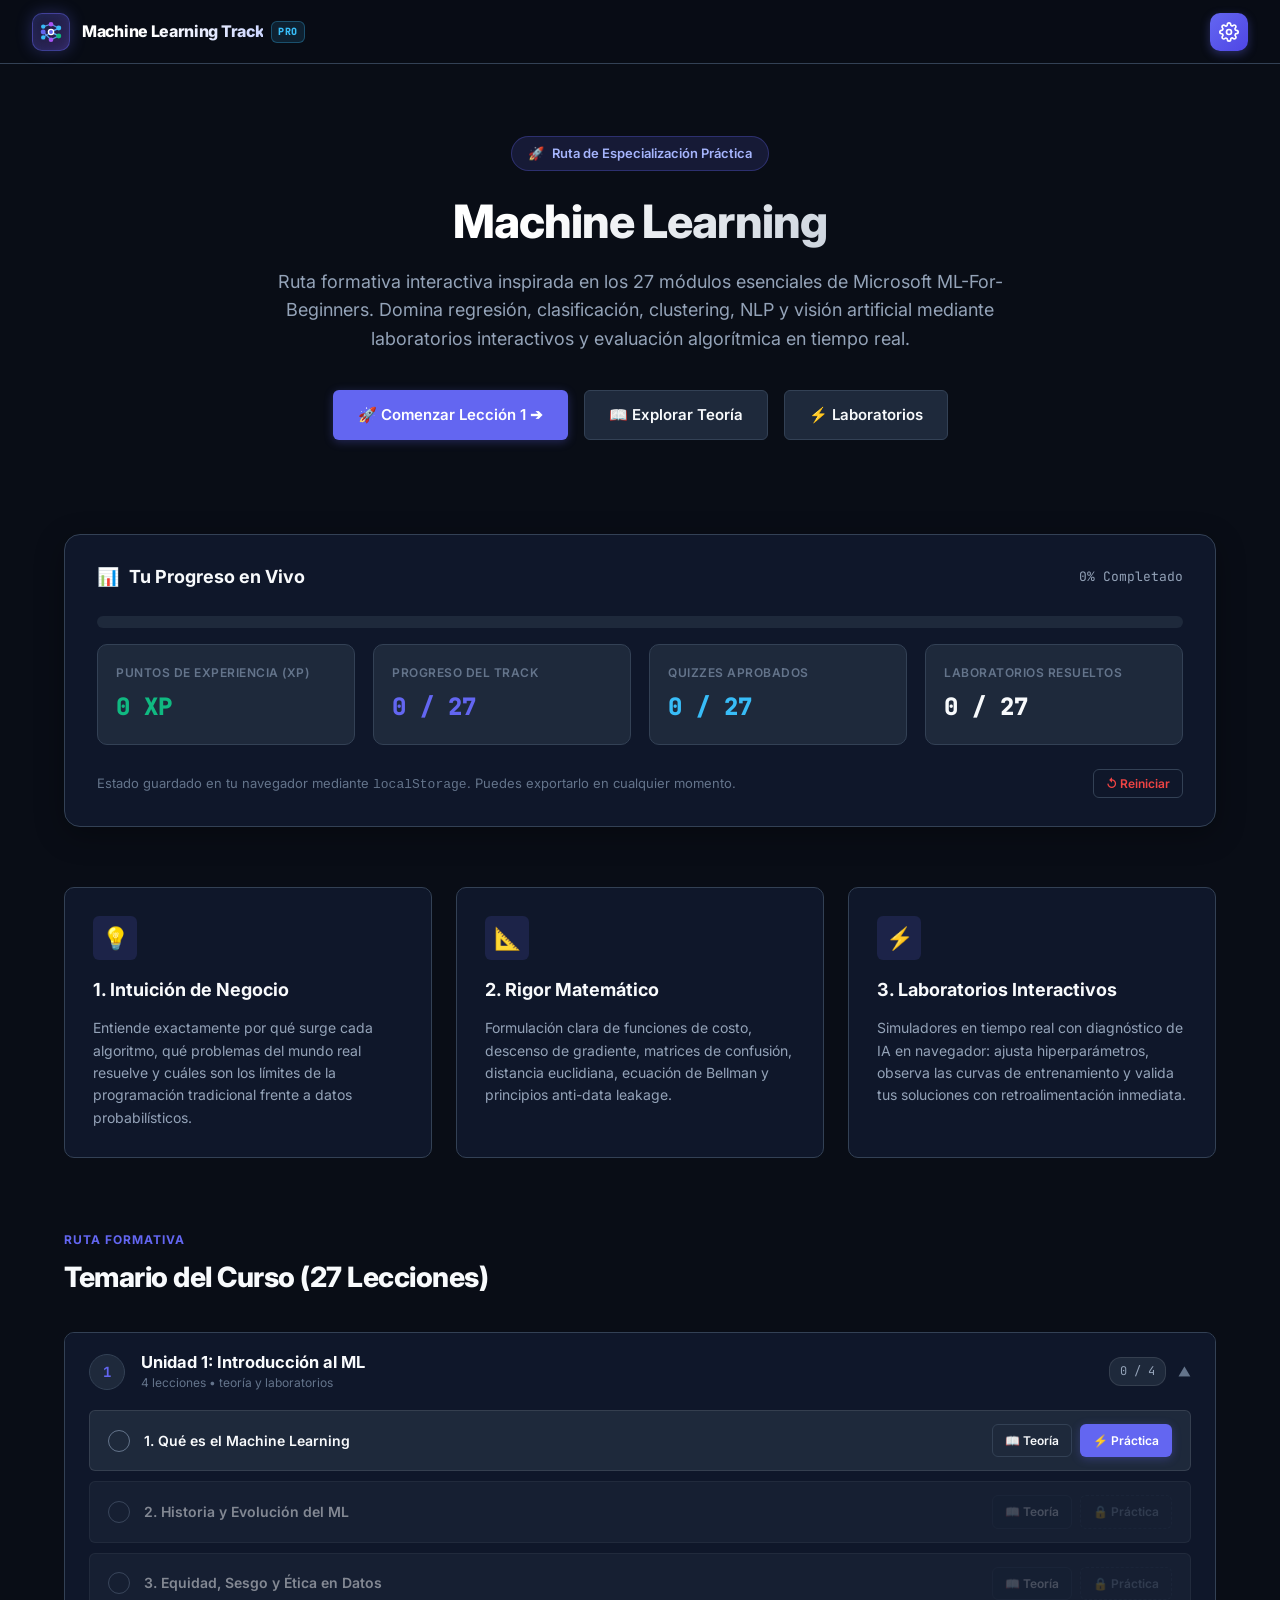
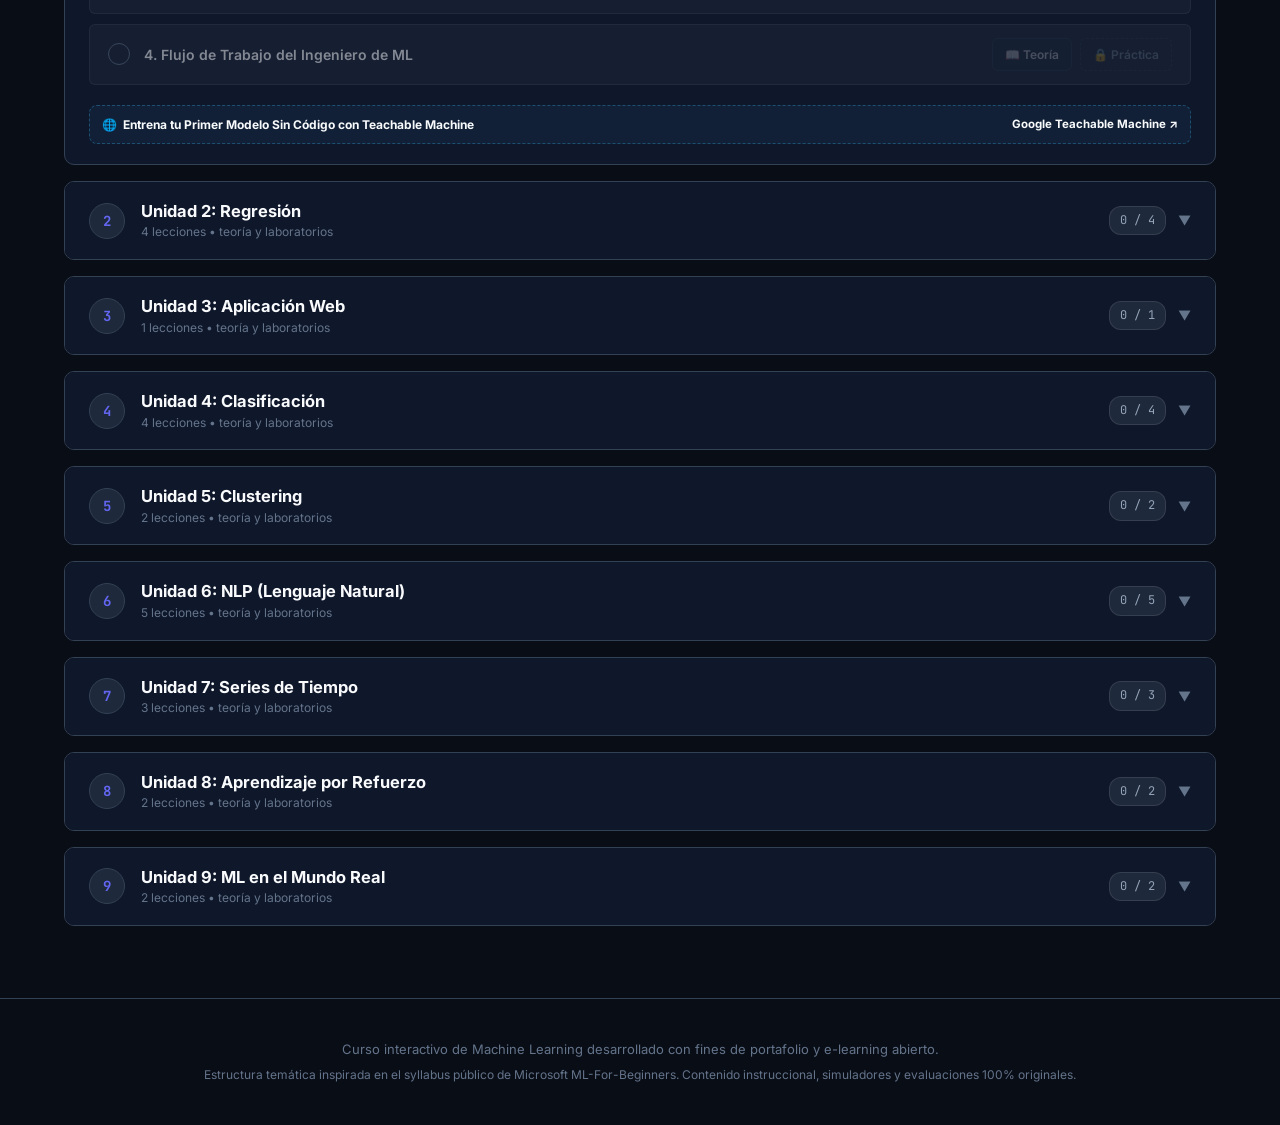
<file: index.html>
<!DOCTYPE html>
<html lang="es">
<head>
<meta charset="UTF-8">
<meta name="viewport" content="width=device-width, initial-scale=1.0">
<title>Machine Learning: De Cero a Producción — Plataforma Interactiva</title>
<link rel="preconnect" href="https://fonts.googleapis.com">
<link rel="preconnect" href="https://fonts.gstatic.com" crossorigin>
<link href="https://fonts.googleapis.com/css2?family=Inter:wght@300;400;500;600;700;800&family=JetBrains+Mono:wght@400;500;700&display=swap" rel="stylesheet">
<link rel="stylesheet" href="styles/site.css">

<script>
  (function() {
    try {
      var t = localStorage.getItem('ml_theme') || 'dark';
      document.documentElement.setAttribute('data-theme', t);
    } catch(e) {}
  })();
</script>

<style>
:root {
  --bg-main: #090d16;
  --bg-surface: #0f172a;
  --bg-surface-2: #1e293b;
  --bg-surface-hover: #26354a;
  --border: #334155;
  --border-light: rgba(255, 255, 255, 0.1);
  --accent-indigo: #6366f1;
  --accent-indigo-hover: #4f46e5;
  --accent-indigo-soft: rgba(99, 102, 241, 0.15);
  --accent-blue: #38bdf8;
  --accent-emerald: #10b981;
  --accent-emerald-soft: rgba(16, 185, 129, 0.15);
  --accent-amber: #f59e0b;
  --text-main: #f8fafc;
  --text-muted: #94a3b8;
  --text-dim: #64748b;
  --font-sans: 'Inter', -apple-system, BlinkMacSystemFont, 'Segoe UI', Roboto, sans-serif;
  --font-mono: 'JetBrains Mono', monospace;
  --radius-sm: 6px;
  --radius-md: 10px;
  --radius-lg: 16px;
}

[data-theme="light"] {
  --bg-main: #f8fafc;
  --bg-surface: #ffffff;
  --bg-surface-2: #f1f5f9;
  --bg-surface-hover: #e2e8f0;
  --border: #cbd5e1;
  --border-light: rgba(0, 0, 0, 0.08);
  --accent-indigo: #4f46e5;
  --accent-indigo-hover: #4338ca;
  --accent-indigo-soft: rgba(79, 70, 229, 0.08);
  --accent-blue: #0284c7;
  --accent-emerald: #059669;
  --accent-emerald-soft: rgba(5, 150, 105, 0.1);
  --accent-amber: #d97706;
  --text-main: #0f172a;
  --text-muted: #475569;
  --text-dim: #64748b;
}

* { box-sizing: border-box; margin: 0; padding: 0; }
html { scroll-behavior: smooth; }
body {
  background-color: var(--bg-main);
  color: var(--text-main);
  font-family: var(--font-sans);
  line-height: 1.6;
  overflow-x: hidden;
}

/* NAVBAR */
.navbar {
  position: sticky;
  top: 0;
  z-index: 1000;
  background: rgba(9, 13, 22, 0.85);
  -webkit-backdrop-filter: blur(12px);
  backdrop-filter: blur(12px);
  border-bottom: 1px solid var(--border);
  height: 64px;
  display: flex;
  align-items: center;
  justify-content: space-between;
  padding: 0 32px;
}

.nav-brand {
  display: flex;
  align-items: center;
  gap: 12px;
  text-decoration: none;
  color: var(--text-main);
  font-weight: 700;
  font-size: 16px;
  transition: transform 0.2s ease;
}
.nav-brand:hover {
  transform: translateY(-1px);
}

.brand-badge {
  width: 38px;
  height: 38px;
  background: linear-gradient(135deg, rgba(99, 102, 241, 0.2), rgba(139, 92, 246, 0.3));
  border: 1.5px solid rgba(99, 102, 241, 0.45);
  border-radius: 10px;
  display: flex;
  align-items: center;
  justify-content: center;
  box-shadow: 0 0 16px rgba(99, 102, 241, 0.3), inset 0 0 10px rgba(99, 102, 241, 0.15);
  transition: all 0.25s cubic-bezier(0.16, 1, 0.3, 1);
  flex-shrink: 0;
  padding: 4px;
}
.nav-brand:hover .brand-badge {
  border-color: #38bdf8;
  box-shadow: 0 0 20px rgba(56, 189, 248, 0.45), inset 0 0 12px rgba(99, 102, 241, 0.25);
  transform: scale(1.05);
}

.brand-logo-svg {
  width: 100%;
  height: 100%;
  display: block;
}

.brand-text-wrap {
  display: flex;
  align-items: center;
  gap: 8px;
}

.nav-brand-text {
  font-weight: 800;
  letter-spacing: -0.3px;
  background: linear-gradient(135deg, #ffffff 40%, #c7d2fe 100%);
  -webkit-background-clip: text;
  background-clip: text;
  -webkit-text-fill-color: transparent;
  font-size: 16px;
}
[data-theme="light"] .nav-brand-text {
  background: linear-gradient(135deg, #0f172a 40%, #4338ca 100%);
  -webkit-background-clip: text;
  background-clip: text;
  -webkit-text-fill-color: transparent;
}

.brand-sub-badge {
  font-family: var(--font-mono);
  font-size: 10px;
  font-weight: 800;
  color: #38bdf8;
  background: rgba(56, 189, 248, 0.12);
  border: 1px solid rgba(56, 189, 248, 0.3);
  padding: 2px 6px;
  border-radius: 6px;
  letter-spacing: 0.5px;
}

.nav-links {
  display: flex;
  align-items: center;
  gap: 24px;
}

.nav-link {
  color: var(--text-muted);
  text-decoration: none;
  font-size: 14px;
  font-weight: 500;
  transition: color 0.15s;
}
.nav-link:hover { color: var(--text-main); }

.nav-actions {
  display: flex;
  align-items: center;
  gap: 14px;
}

.xp-badge {
  display: flex;
  align-items: center;
  gap: 6px;
  background: var(--bg-surface-2);
  border: 1px solid var(--border);
  padding: 6px 14px;
  border-radius: 20px;
  font-family: var(--font-mono);
  font-size: 13px;
  font-weight: 700;
  color: var(--accent-emerald);
}

/* SETTINGS DROPDOWN & MODULE (Reference UI) */
.settings-dropdown-wrapper {
  position: relative;
  display: inline-flex;
  align-items: center;
  z-index: 1001;
}

.settings-btn {
  width: 38px;
  height: 38px;
  border-radius: 10px;
  background: linear-gradient(135deg, #6366f1, #4f46e5);
  color: #ffffff;
  border: none;
  cursor: pointer;
  display: flex;
  align-items: center;
  justify-content: center;
  position: relative;
  transition: transform 0.15s, box-shadow 0.15s;
  box-shadow: 0 3px 10px rgba(99, 102, 241, 0.35);
  flex-shrink: 0;
}
.settings-btn:hover {
  transform: translateY(-1px);
  box-shadow: 0 5px 14px rgba(99, 102, 241, 0.5);
}
.settings-btn:active {
  transform: translateY(0);
}


.settings-dropdown {
  position: absolute;
  top: calc(100% + 10px);
  right: 0;
  width: 275px;
  background: #182234;
  border: 1px solid rgba(255, 255, 255, 0.12);
  border-radius: 14px;
  padding: 16px;
  box-shadow: 0 25px 60px rgba(0, 0, 0, 0.75);
  z-index: 1002;
  display: none;
  flex-direction: column;
  gap: 14px;
  -webkit-backdrop-filter: blur(16px);
  backdrop-filter: blur(16px);
  animation: dropdownFadeIn 0.18s cubic-bezier(0.16, 1, 0.3, 1);
}
.settings-dropdown.open {
  display: flex;
}

@keyframes dropdownFadeIn {
  from { opacity: 0; transform: translateY(-8px) scale(0.97); }
  to { opacity: 1; transform: translateY(0) scale(1); }
}

[data-theme="light"] .settings-dropdown {
  background: #ffffff;
  border: 1px solid #cbd5e1;
  box-shadow: 0 16px 40px rgba(0, 0, 0, 0.12);
}

.settings-row {
  display: flex;
  align-items: center;
  justify-content: space-between;
  gap: 12px;
  min-height: 36px;
}

.settings-label {
  font-size: 13.5px;
  font-weight: 700;
  color: var(--text-main);
  white-space: nowrap;
}

.settings-lang-wrapper {
  position: relative;
  display: inline-flex;
  align-items: center;
}

.settings-lang-select {
  -moz-appearance: none;
  -webkit-appearance: none;
  appearance: none;
  background: #223249;
  border: 1px solid #334155;
  border-radius: 8px;
  padding: 6px 28px 6px 10px;
  font-size: 13px;
  font-weight: 600;
  color: #ffffff;
  cursor: pointer;
  outline: none;
  font-family: var(--font-sans);
  transition: border-color 0.15s, background 0.15s;
}
.settings-lang-select:hover {
  border-color: var(--accent-indigo);
}
.settings-lang-select:focus {
  border-color: var(--accent-indigo);
  box-shadow: 0 0 0 2px var(--accent-indigo-soft);
}
[data-theme="light"] .settings-lang-select {
  background: #f1f5f9;
  border: 1px solid #cbd5e1;
  color: #0f172a;
}
.settings-lang-select option {
  background: #182234;
  color: #f8fafc;
}
[data-theme="light"] .settings-lang-select option {
  background: #ffffff;
  color: #0f172a;
}

.settings-lang-arrow {
  position: absolute;
  right: 10px;
  font-size: 9px;
  color: var(--text-dim);
  pointer-events: none;
}

/* NAVBAR LANGUAGE TOGGLE BUTTON */
.nav-lang-btn {
  display: inline-flex;
  align-items: center;
  gap: 6px;
  background: var(--bg-surface-2);
  border: 1px solid var(--border);
  color: var(--text-main);
  padding: 5px 12px;
  border-radius: 20px;
  font-family: var(--font-sans);
  font-size: 13px;
  font-weight: 700;
  cursor: pointer;
  transition: all 0.2s cubic-bezier(0.16, 1, 0.3, 1);
  -webkit-user-select: none;
  user-select: none;
}
.nav-lang-btn:hover {
  background: var(--bg-surface-hover);
  border-color: var(--accent-indigo);
  transform: translateY(-1px);
  box-shadow: 0 4px 12px rgba(0, 0, 0, 0.25);
}
.nav-lang-btn .lang-flag {
  font-size: 14px;
  line-height: 1;
}
.nav-lang-btn .lang-code {
  font-family: var(--font-mono);
  font-size: 12px;
  letter-spacing: 0.5px;
}

/* SETTINGS SEGMENTED LANGUAGE CONTROL */
.settings-lang-segmented {
  display: inline-flex;
  background: #182234;
  border: 1px solid #334155;
  border-radius: 8px;
  padding: 3px;
  gap: 3px;
}
[data-theme="light"] .settings-lang-segmented {
  background: #f1f5f9;
  border-color: #cbd5e1;
}
.lang-seg-btn {
  display: inline-flex;
  align-items: center;
  gap: 5px;
  border: none;
  background: transparent;
  color: var(--text-muted);
  font-family: var(--font-sans);
  font-size: 12px;
  font-weight: 700;
  padding: 5px 10px;
  border-radius: 6px;
  cursor: pointer;
  transition: all 0.15s ease;
}
.lang-seg-btn:hover:not(.active) {
  color: var(--text-main);
  background: rgba(255, 255, 255, 0.05);
}
[data-theme="light"] .lang-seg-btn:hover:not(.active) {
  background: rgba(0, 0, 0, 0.05);
}
.lang-seg-btn.active {
  background: var(--accent-indigo);
  color: #ffffff;
  box-shadow: 0 2px 6px rgba(99, 102, 241, 0.4);
}

/* Centered iOS-Style Theme Switch */
.settings-theme-switch {
  width: 48px;
  height: 26px;
  background: #2c3e5a;
  border: 1px solid #415574;
  border-radius: 13px;
  position: relative;
  cursor: pointer;
  padding: 0;
  margin: 0;
  box-sizing: border-box;
  outline: none;
  transition: background 0.25s, border-color 0.25s;
  display: inline-flex;
  align-items: center;
  justify-content: flex-start;
  flex-shrink: 0;
}
[data-theme="light"] .settings-theme-switch {
  background: #e2e8f0;
  border-color: #cbd5e1;
}

.theme-switch-thumb {
  width: 20px;
  height: 20px;
  background: #ffffff;
  border-radius: 50%;
  position: absolute;
  top: 2px;
  left: 2px;
  box-shadow: 0 1px 3px rgba(0,0,0,0.35);
  display: flex;
  align-items: center;
  justify-content: center;
  font-size: 11px;
  line-height: 1;
  transition: transform 0.25s cubic-bezier(0.16, 1, 0.3, 1), background 0.25s;
  pointer-events: none;
  -webkit-user-select: none;
  user-select: none;
}

[data-theme="dark"] .theme-switch-thumb {
  transform: translateX(0px);
}
[data-theme="light"] .theme-switch-thumb {
  transform: translateX(22px);
}

.theme-toggle-label {
  margin-left: 24px;
  white-space: nowrap;
}

[data-theme="light"] .theme-toggle-label {
  margin-left: 28px;
}

.theme-toggle-icon {
  font-size: 11px;
  line-height: 1;
  display: flex;
  align-items: center;
  justify-content: center;
  width: 100%;
  height: 100%;
}

.settings-divider {
  height: 1px;
  background: var(--border);
  margin: 2px 0;
}

.settings-menu-item {
  display: flex;
  align-items: center;
  gap: 12px;
  padding: 9px 10px;
  border-radius: 8px;
  cursor: pointer;
  color: var(--text-main);
  text-decoration: none;
  font-weight: 600;
  font-size: 13.5px;
  transition: background 0.15s, color 0.15s;
  margin: 0 -4px;
  -webkit-user-select: none;
  user-select: none;
}
.settings-menu-item:hover {
  background: var(--bg-surface-hover);
  color: var(--accent-indigo);
}
.settings-item-icon {
  font-size: 17px;
  width: 20px;
  display: flex;
  align-items: center;
  justify-content: center;
  flex-shrink: 0;
}
.settings-item-text {
  flex: 1;
}
.settings-item-arrow {
  font-size: 18px;
  color: var(--text-dim);
  font-weight: 400;
}

.theme-toggle-btn {
  display: inline-flex;
  align-items: center;
  gap: 6px;
  background: var(--bg-surface-2);
  border: 1px solid var(--border);
  color: var(--text-main);
  padding: 6px 12px;
  border-radius: 20px;
  font-family: var(--font-sans);
  font-size: 13px;
  font-weight: 600;
  cursor: pointer;
  transition: all 0.2s ease;
  -webkit-user-select: none;
  user-select: none;
}
.theme-toggle-btn:hover {
  background: var(--bg-surface-hover);
  border-color: var(--accent-indigo);
  transform: translateY(-1px);
}

[data-theme="light"] .navbar {
  background: rgba(255, 255, 255, 0.9);
}
[data-theme="light"] .hero-title {
  background: linear-gradient(135deg, #0f172a 35%, #4f46e5 100%);
  -webkit-background-clip: text;
  background-clip: text;
  -webkit-text-fill-color: transparent;
}
[data-theme="light"] .brand-badge {
  color: #ffffff;
}

.btn {
  display: inline-flex;
  align-items: center;
  justify-content: center;
  gap: 8px;
  font-family: var(--font-sans);
  font-size: 13.5px;
  font-weight: 600;
  padding: 8px 16px;
  border-radius: var(--radius-sm);
  cursor: pointer;
  transition: all 0.2s;
  text-decoration: none;
  border: 1px solid transparent;
}

.btn-primary {
  background: var(--accent-indigo);
  color: #fff;
  box-shadow: 0 2px 10px rgba(99, 102, 241, 0.3);
}
.btn-primary:hover {
  background: var(--accent-indigo-hover);
  transform: translateY(-1px);
}

.btn-secondary {
  background: var(--bg-surface-2);
  border-color: var(--border);
  color: var(--text-main);
}
.btn-secondary:hover {
  background: var(--bg-surface-hover);
  border-color: var(--text-muted);
}

.btn-ghost {
  background: transparent;
  color: var(--text-muted);
  border-color: var(--border);
}
.btn-ghost:hover {
  color: var(--text-main);
  border-color: var(--text-muted);
}

/* CONTAINER */
.container {
  max-width: 1200px;
  margin: 0 auto;
  padding: 0 24px;
}

/* HERO SECTION */
.hero {
  padding: 72px 0 54px;
  text-align: center;
  position: relative;
}

.hero-pill {
  display: inline-flex;
  align-items: center;
  gap: 8px;
  background: var(--accent-indigo-soft);
  border: 1px solid rgba(99, 102, 241, 0.3);
  color: #a5b4fc;
  padding: 6px 16px;
  border-radius: 30px;
  font-size: 13px;
  font-weight: 600;
  margin-bottom: 24px;
}

.hero-title {
  font-size: 46px;
  font-weight: 800;
  line-height: 1.15;
  letter-spacing: -1px;
  margin-bottom: 20px;
  background: linear-gradient(135deg, #ffffff 40%, #94a3b8 100%);
  -webkit-background-clip: text;
  background-clip: text;
  -webkit-text-fill-color: transparent;
}

.hero-desc {
  font-size: 18px;
  color: var(--text-muted);
  max-width: 760px;
  margin: 0 auto 36px;
  line-height: 1.6;
}

.hero-ctas {
  display: flex;
  align-items: center;
  justify-content: center;
  gap: 16px;
  flex-wrap: wrap;
}

.hero-ctas .btn {
  padding: 12px 24px;
  font-size: 15px;
}

/* DASHBOARD CARD */
.dashboard-card {
  background: var(--bg-surface);
  border: 1px solid var(--border);
  border-radius: var(--radius-lg);
  padding: 28px 32px;
  margin: 40px auto 60px;
  box-shadow: 0 8px 30px rgba(0, 0, 0, 0.3);
}

.dash-header {
  display: flex;
  align-items: center;
  justify-content: space-between;
  margin-bottom: 24px;
  flex-wrap: wrap;
  gap: 16px;
}

.dash-title {
  font-size: 18px;
  font-weight: 700;
  display: flex;
  align-items: center;
  gap: 10px;
}

.dash-metrics {
  display: grid;
  grid-template-columns: repeat(auto-fit, minmax(200px, 1fr));
  gap: 18px;
  margin-bottom: 24px;
}

.metric-box {
  background: var(--bg-surface-2);
  border: 1px solid var(--border);
  border-radius: var(--radius-md);
  padding: 18px;
  display: flex;
  flex-direction: column;
  gap: 6px;
}

.metric-label {
  font-size: 12px;
  font-weight: 600;
  text-transform: uppercase;
  letter-spacing: 0.5px;
  color: var(--text-dim);
}

.metric-val {
  font-size: 24px;
  font-weight: 800;
  font-family: var(--font-mono);
  color: var(--text-main);
}

.metric-val.green { color: var(--accent-emerald); }
.metric-val.indigo { color: var(--accent-indigo); }
.metric-val.blue { color: var(--accent-blue); }

.progress-strip {
  background: var(--bg-surface-2);
  border-radius: 8px;
  height: 12px;
  overflow: hidden;
  margin-bottom: 16px;
}

.progress-fill {
  height: 100%;
  background: linear-gradient(90deg, var(--accent-indigo), var(--accent-emerald));
  width: 0%;
  transition: width 0.4s ease;
}

.dash-actions {
  display: flex;
  align-items: center;
  justify-content: space-between;
  flex-wrap: wrap;
  gap: 12px;
}
.dash-status-copy {
  font-size: 13px;
  color: var(--text-dim);
}
.dash-actions-row {
  display: flex;
  gap: 8px;
}
.btn-reset-danger {
  color: #ef4444;
}
.dash-pct-label {
  font-family: var(--font-mono);
  font-size: 13px;
  color: var(--text-muted);
}
.storage-modal-copy {
  font-size: 13px;
  color: var(--text-muted);
  margin-bottom: 12px;
}
.storage-json-area {
  width: 100%;
  height: 140px;
  background: var(--bg-main);
  border: 1px solid var(--border);
  border-radius: 4px;
  color: #fff;
  font-family: var(--font-mono);
  font-size: 12px;
  padding: 10px;
  margin-bottom: 14px;
  resize: vertical;
}
.storage-actions {
  display: flex;
  gap: 10px;
}
.storage-apply-btn {
  flex: 1;
}
.n8n-modal-copy {
  font-size: 13px;
  line-height: 1.6;
  color: var(--text-muted);
  margin-bottom: 14px;
}
.n8n-url-label {
  font-size: 12px;
  color: var(--accent-emerald);
  display: block;
  margin-bottom: 6px;
  font-weight: 600;
}
.n8n-url-input {
  width: 100%;
  background: var(--bg-main);
  border: 1px solid var(--border);
  padding: 8px 12px;
  border-radius: 4px;
  color: #fff;
  font-family: var(--font-mono);
  font-size: 13px;
  margin-bottom: 16px;
}
.n8n-save-btn {
  width: 100%;
}
.footer-copy {
  margin-bottom: 6px;
}
.footer-note {
  font-size: 12px;
}

/* SECTION HEADERS */
.section-header {
  margin-bottom: 32px;
}
.section-tag {
  font-size: 12px;
  font-weight: 700;
  color: var(--accent-indigo);
  text-transform: uppercase;
  letter-spacing: 1px;
  margin-bottom: 6px;
}
.section-title {
  font-size: 28px;
  font-weight: 800;
  letter-spacing: -0.5px;
}

/* SYLLABUS ACCORDIONS */
.syllabus-list {
  display: flex;
  flex-direction: column;
  gap: 16px;
  margin-bottom: 72px;
}

.unit-card {
  background: var(--bg-surface);
  border: 1px solid var(--border);
  border-radius: var(--radius-md);
  overflow: hidden;
  transition: border-color 0.2s, box-shadow 0.2s;
}
.unit-card:hover { border-color: rgba(99, 102, 241, 0.4); }

.unit-head {
  padding: 18px 24px;
  display: flex;
  align-items: center;
  justify-content: space-between;
  gap: 16px;
  cursor: pointer;
  -webkit-user-select: none;
  user-select: none;
  background: var(--bg-surface);
  transition: background 0.15s ease;
}
.unit-head:hover {
  background: var(--bg-surface-hover);
}

.unit-info {
  display: flex;
  align-items: center;
  gap: 16px;
  min-width: 0;
  flex: 1;
}

.unit-num {
  width: 36px;
  height: 36px;
  background: var(--bg-surface-2);
  border: 1px solid var(--border);
  border-radius: 50%;
  display: flex;
  align-items: center;
  justify-content: center;
  font-family: var(--font-mono);
  font-size: 14px;
  font-weight: 700;
  color: var(--accent-indigo);
  flex-shrink: 0;
}

.unit-text-wrap {
  min-width: 0;
  flex: 1;
}

.unit-title-text {
  font-size: 16.5px;
  font-weight: 700;
  color: var(--text-main);
  line-height: 1.35;
  word-break: break-word;
}

.unit-subtitle-text {
  font-size: 12px;
  color: var(--text-dim);
  margin-top: 2px;
  line-height: 1.4;
  word-break: break-word;
}

.unit-meta {
  display: flex;
  align-items: center;
  gap: 12px;
  flex-shrink: 0;
}

.unit-stat-badge {
  font-family: var(--font-mono);
  font-size: 12px;
  color: var(--text-muted);
  background: var(--bg-surface-2);
  border: 1px solid var(--border-light);
  padding: 4px 10px;
  border-radius: 12px;
  white-space: nowrap;
  flex-shrink: 0;
  display: inline-flex;
  align-items: center;
  justify-content: center;
}

.unit-arrow {
  color: var(--text-dim);
  font-size: 13px;
  transition: transform 0.2s;
  flex-shrink: 0;
  display: inline-flex;
  align-items: center;
  justify-content: center;
}
.unit-card.open .unit-arrow { transform: rotate(180deg); }

.unit-lessons {
  display: none;
  padding: 0 24px 20px;
  flex-direction: column;
  gap: 10px;
}
.unit-card.open .unit-lessons { display: flex; }

.lesson-row {
  background: var(--bg-surface-2);
  border: 1px solid var(--border-light);
  border-radius: var(--radius-sm);
  padding: 13px 18px;
  display: flex;
  align-items: center;
  justify-content: space-between;
  gap: 16px;
  transition: background 0.15s;
}
.lesson-row:hover { background: var(--bg-surface-hover); }

.lesson-row-left {
  display: flex;
  align-items: center;
  gap: 14px;
  min-width: 0;
  flex: 1;
}

.lesson-status-icon {
  width: 22px;
  height: 22px;
  border-radius: 50%;
  border: 1.5px solid var(--text-dim);
  display: flex;
  align-items: center;
  justify-content: center;
  font-size: 12px;
  color: transparent;
  flex-shrink: 0;
}
.lesson-status-icon.done {
  border-color: var(--accent-emerald);
  background: var(--accent-emerald-soft);
  color: var(--accent-emerald);
  font-weight: 800;
}

.lesson-title-label {
  font-size: 14px;
  font-weight: 600;
  min-width: 0;
  word-break: break-word;
  line-height: 1.4;
}

.lesson-row-actions {
  display: flex;
  align-items: center;
  gap: 8px;
  flex-shrink: 0;
}

.btn-xs {
  font-size: 12px;
  padding: 6px 12px;
}

/* PEDAGOGY FEATURES */
.features-grid {
  display: grid;
  grid-template-columns: repeat(auto-fit, minmax(300px, 1fr));
  gap: 24px;
  margin-bottom: 72px;
}

.feature-box {
  background: var(--bg-surface);
  border: 1px solid var(--border);
  border-radius: var(--radius-md);
  padding: 28px;
  display: flex;
  flex-direction: column;
  gap: 12px;
}

.feature-icon {
  width: 44px;
  height: 44px;
  background: var(--accent-indigo-soft);
  border-radius: var(--radius-sm);
  display: flex;
  align-items: center;
  justify-content: center;
  font-size: 22px;
  margin-bottom: 4px;
}

.feature-title { font-size: 18px; font-weight: 700; }
.feature-desc { font-size: 14px; color: var(--text-muted); line-height: 1.6; }

/* MODALS */
.modal-backdrop {
  position: fixed;
  top: 0; left: 0; width: 100%; height: 100%;
  background: rgba(0, 0, 0, 0.7);
  -webkit-backdrop-filter: blur(4px);
  backdrop-filter: blur(4px);
  display: none;
  align-items: center;
  justify-content: center;
  z-index: 200;
  padding: 20px;
}
.modal-backdrop.open { display: flex; }

.modal-dialog {
  background: var(--bg-surface);
  border: 1px solid var(--border);
  border-radius: var(--radius-lg);
  max-width: 520px;
  width: 100%;
  padding: 24px;
  box-shadow: 0 10px 40px rgba(0, 0, 0, 0.5);
}

.modal-head {
  display: flex;
  align-items: center;
  justify-content: space-between;
  margin-bottom: 16px;
}
.modal-head h3 { font-size: 18px; font-weight: 700; }

.modal-title-wrap {
  display: flex;
  align-items: center;
  gap: 10px;
}
.modal-warning-icon {
  font-size: 20px;
  line-height: 1;
}
.reset-modal-copy {
  font-size: 14px;
  color: var(--text-muted);
  line-height: 1.6;
  margin-bottom: 14px;
}
.reset-modal-alert {
  background: rgba(239, 68, 68, 0.1);
  border: 1px solid rgba(239, 68, 68, 0.25);
  color: #f87171;
  padding: 10px 14px;
  border-radius: var(--radius-sm);
  font-size: 13px;
  line-height: 1.5;
  margin-bottom: 20px;
}
[data-theme="light"] .reset-modal-alert {
  background: #fef2f2;
  border-color: #fecaca;
  color: #b91c1c;
}
[data-theme="light"] .storage-json-area,
[data-theme="light"] .n8n-url-input {
  background: #ffffff;
  border-color: #cbd5e1;
  color: #0f172a;
}
[data-theme="light"] .hero-pill {
  color: #3730a3;
  background: #e0e7ff;
  border-color: #818cf8;
}
.modal-actions-danger {
  display: flex;
  align-items: center;
  justify-content: flex-end;
  gap: 12px;
}
.btn-danger {
  background: #ef4444;
  color: #ffffff;
  border: 1px solid transparent;
  box-shadow: 0 2px 10px rgba(239, 68, 68, 0.35);
}
.btn-danger:hover {
  background: #dc2626;
  box-shadow: 0 4px 14px rgba(239, 68, 68, 0.5);
  transform: translateY(-1px);
}

/* FOOTER */
.footer {
  border-top: 1px solid var(--border);
  padding: 40px 0;
  text-align: center;
  color: var(--text-dim);
  font-size: 13px;
}

/* RESPONSIVE */
@media (max-width: 768px) {
  .navbar { padding: 0 16px; height: 60px; }
  .container { padding: 0 16px; }
  .nav-links { display: none; }
  .nav-actions { gap: 8px; }
  .xp-badge { padding: 5px 10px; font-size: 12px; white-space: nowrap; flex-shrink: 0; }
  .hero { padding: 48px 0 36px; }
  .hero-title { font-size: 32px; }
  .hero-desc { font-size: 15px; }
  .dashboard-card { padding: 22px 18px; margin: 28px auto 44px; }
  
  /* Syllabus Units Mobile */
  .unit-head {
    padding: 14px 16px;
    gap: 12px;
  }
  .unit-info {
    gap: 12px;
  }
  .unit-num {
    width: 32px;
    height: 32px;
    font-size: 13px;
  }
  .unit-title-text {
    font-size: 15px;
  }
  .unit-subtitle-text {
    font-size: 11.5px;
  }
  .unit-meta {
    gap: 8px;
  }
  .unit-stat-badge {
    font-size: 11px;
    padding: 3px 8px;
  }
  .unit-arrow {
    font-size: 11px;
  }
  .unit-lessons {
    padding: 0 14px 16px;
    gap: 8px;
  }
  .lesson-row {
    flex-direction: column;
    align-items: flex-start;
    padding: 12px 14px;
    gap: 10px;
  }
  .lesson-row-left {
    width: 100%;
    gap: 10px;
  }
  .lesson-title-label {
    font-size: 13.5px;
  }
  .lesson-row-actions {
    width: 100%;
    justify-content: flex-end;
  }
  .settings-dropdown { right: -6px; width: 270px; }
}

@media (max-width: 480px) {
  .navbar { padding: 0 10px; height: 56px; }
  .container { padding: 0 10px; }
  .brand-badge { width: 28px; height: 28px; font-size: 13px; }
  .nav-brand { gap: 8px; font-size: 14px; }
  .nav-brand-text { white-space: nowrap; }
  .xp-badge { font-size: 11px; padding: 4px 7px; }
  .hero { padding: 28px 0 32px; }
  .hero-pill { font-size: 11.5px; padding: 5px 12px; }
  .hero-title { font-size: 24px; letter-spacing: -0.5px; }
  .hero-desc { font-size: 13.5px; margin-bottom: 20px; line-height: 1.5; }
  .hero-ctas { gap: 10px; }
  .hero-ctas .btn { width: 100%; justify-content: center; padding: 10px 16px; font-size: 13.5px; }

  .dashboard-card { padding: 16px 12px; margin: 18px auto 36px; border-radius: var(--radius-md); }
  .dash-title { font-size: 15px; }
  .dash-metrics { grid-template-columns: 1fr; gap: 10px; }
  .metric-box { padding: 12px 14px; }
  .metric-val { font-size: 20px; }

  /* Modules Mobile Specific Refinements */
  .section-header { margin-bottom: 20px; }
  .section-tag { font-size: 11px; }
  .section-title { font-size: 21px; }
  .syllabus-list { gap: 10px; margin-bottom: 48px; }

  .unit-card { border-radius: 8px; }
  .unit-head {
    padding: 12px 10px;
    gap: 8px;
  }
  .unit-info {
    gap: 10px;
  }
  .unit-num {
    width: 28px;
    height: 28px;
    font-size: 12px;
  }
  .unit-title-text {
    font-size: 13.5px;
    line-height: 1.3;
  }
  .unit-subtitle-text {
    font-size: 11px;
    margin-top: 2px;
  }
  .unit-meta {
    gap: 6px;
  }
  .unit-stat-badge {
    font-size: 10.5px;
    padding: 3px 6px;
    border-radius: 8px;
  }
  .unit-arrow {
    font-size: 10px;
  }

  .unit-lessons {
    padding: 0 10px 12px;
    gap: 8px;
  }
  .lesson-row {
    padding: 10px 10px;
    border-radius: 6px;
    gap: 8px;
  }
  .lesson-status-icon {
    width: 18px;
    height: 18px;
    font-size: 10px;
  }
  .lesson-title-label {
    font-size: 12.5px;
  }
  .lesson-row-actions {
    display: grid;
    grid-template-columns: 1fr 1fr;
    gap: 6px;
    width: 100%;
  }
  .lesson-row-actions .btn {
    width: 100%;
    padding: 6px 4px;
    font-size: 11px;
    justify-content: center;
    text-align: center;
    white-space: nowrap;
  }
}
</style>
</head>
<body>

<!-- TOP NAVBAR -->
<header class="navbar">
  <a href="index.html" class="nav-brand" aria-label="Machine Learning Track Home">
    <div class="brand-badge">
      <svg class="brand-logo-svg" viewBox="0 0 36 36" fill="none" xmlns="http://www.w3.org/2000/svg">
        <defs>
          <linearGradient id="mlSynapseGrad" x1="0%" y1="0%" x2="100%" y2="100%">
            <stop offset="0%" stop-color="#818cf8" />
            <stop offset="100%" stop-color="#38bdf8" />
          </linearGradient>
        </defs>
        <!-- Synapses -->
        <line x1="8" y1="11" x2="18" y2="8" stroke="url(#mlSynapseGrad)" stroke-width="1.6" stroke-linecap="round" opacity="0.85"/>
        <line x1="8" y1="18" x2="18" y2="18" stroke="url(#mlSynapseGrad)" stroke-width="1.8" stroke-linecap="round"/>
        <line x1="8" y1="25" x2="18" y2="18" stroke="url(#mlSynapseGrad)" stroke-width="1.6" stroke-linecap="round" opacity="0.85"/>
        <line x1="8" y1="18" x2="18" y2="28" stroke="url(#mlSynapseGrad)" stroke-width="1.6" stroke-linecap="round" opacity="0.85"/>
        <line x1="18" y1="8" x2="28" y2="13" stroke="url(#mlSynapseGrad)" stroke-width="1.6" stroke-linecap="round" opacity="0.85"/>
        <line x1="18" y1="18" x2="28" y2="13" stroke="url(#mlSynapseGrad)" stroke-width="1.8" stroke-linecap="round"/>
        <line x1="18" y1="18" x2="28" y2="23" stroke="url(#mlSynapseGrad)" stroke-width="1.8" stroke-linecap="round"/>
        <line x1="18" y1="28" x2="28" y2="23" stroke="url(#mlSynapseGrad)" stroke-width="1.6" stroke-linecap="round" opacity="0.85"/>
        <!-- Layer 1 Nodes -->
        <circle cx="8" cy="11" r="2.8" fill="#38bdf8"/>
        <circle cx="8" cy="18" r="3.2" fill="#6366f1"/>
        <circle cx="8" cy="25" r="2.8" fill="#38bdf8"/>
        <!-- Layer 2 Core Nodes -->
        <circle cx="18" cy="8" r="3" fill="#a855f7"/>
        <circle cx="18" cy="18" r="4.2" fill="#ffffff"/>
        <circle cx="18" cy="18" r="2.5" fill="#6366f1"/>
        <circle cx="18" cy="28" r="3" fill="#a855f7"/>
        <!-- Layer 3 Output Nodes -->
        <circle cx="28" cy="13" r="3.2" fill="#38bdf8"/>
        <circle cx="28" cy="23" r="3.2" fill="#10b981"/>
      </svg>
    </div>
    <div class="brand-text-wrap">
      <span class="nav-brand-text" data-i18n="nav_brand">Machine Learning Track</span>
      <span class="brand-sub-badge">PRO</span>
    </div>
  </a>

  <div class="nav-actions">

    <!-- SETTINGS MODULE (Reference UI) -->
    <div class="settings-dropdown-wrapper">
      <button class="settings-btn" id="open-settings-btn" aria-label="Configuración" title="Configuración" data-i18n-title="settings_title" data-i18n-aria="settings_title">
        <svg width="20" height="20" viewBox="0 0 24 24" fill="none" stroke="currentColor" stroke-width="2" stroke-linecap="round" stroke-linejoin="round">
          <circle cx="12" cy="12" r="3"></circle>
          <path d="M19.4 15a1.65 1.65 0 0 0 .33 1.82l.06.06a2 2 0 0 1 0 2.83 2 2 0 0 1-2.83 0l-.06-.06a1.65 1.65 0 0 0-1.82-.33 1.65 1.65 0 0 0-1 1.51V21a2 2 0 0 1-2 2 2 2 0 0 1-2-2v-.09A1.65 1.65 0 0 0 9 19.4a1.65 1.65 0 0 0-1.82.33l-.06.06a2 2 0 0 1-2.83 0 2 2 0 0 1 0-2.83l.06-.06a1.65 1.65 0 0 0 .33-1.82 1.65 1.65 0 0 0-1.51-1H3a2 2 0 0 1-2-2 2 2 0 0 1 2-2h.09A1.65 1.65 0 0 0 4.6 9a1.65 1.65 0 0 0-.33-1.82l-.06-.06a2 2 0 0 1 0-2.83 2 2 0 0 1 2.83 0l.06.06a1.65 1.65 0 0 0 1.82.33H9a1.65 1.65 0 0 0 1-1.51V3a2 2 0 0 1 2-2 2 2 0 0 1 2 2v.09a1.65 1.65 0 0 0 1 1.51 1.65 1.65 0 0 0 1.82-.33l.06-.06a2 2 0 0 1 2.83 0 2 2 0 0 1 0 2.83l-.06.06a1.65 1.65 0 0 0-.33 1.82V9a1.65 1.65 0 0 0 1.51 1H21a2 2 0 0 1 2 2 2 2 0 0 1-2 2h-.09a1.65 1.65 0 0 0-1.51 1z"></path>
        </svg>
      </button>

      <!-- DROPDOWN MENU -->
      <div class="settings-dropdown" id="settings-dropdown">
        <!-- Row 1: Idioma -->
        <div class="settings-row">
          <span class="settings-label" data-i18n="settings_lang">Idioma</span>
          <div class="settings-lang-segmented" id="settings-lang-segmented">
            <button type="button" class="lang-seg-btn active" data-lang="es">🇪🇸 ES</button>
            <button type="button" class="lang-seg-btn" data-lang="en">🇺🇸 EN</button>
          </div>
        </div>

        <!-- Row 2: Tema -->
        <div class="settings-row">
          <span class="settings-label" data-i18n="settings_theme">Tema</span>
          <button class="settings-theme-switch theme-toggle-btn" id="settings-theme-switch" aria-label="Cambiar tema" title="Alternar entre modo claro y oscuro">
            <span class="theme-switch-thumb">
              <span class="theme-toggle-icon">🌙</span>
            </span>
          </button>
        </div>

        <div class="settings-divider"></div>

        <!-- Row 3: Contacto y soporte -->
        <div class="settings-menu-item" id="settings-contact-btn">
          <span class="settings-item-icon">💬</span>
          <span class="settings-item-text" data-i18n="settings_contact">Contacto y soporte</span>
          <span class="settings-item-arrow">›</span>
        </div>
      </div>
    </div>
  </div>
</header>

<!-- MAIN CONTENT -->
<main class="container">

  <!-- HERO -->
  <section class="hero">
    <div class="hero-pill">
      <span>🚀</span>
      <span data-i18n="hero_pill">Ruta de Especialización Práctica</span>
    </div>
    <h1 class="hero-title" data-i18n="hero_title_main">Machine Learning</h1>
    <p class="hero-desc" data-i18n="hero_desc">
      Domina los 9 pilares esenciales del Machine Learning: regresión, clasificación, clustering, NLP, series temporales y aprendizaje por refuerzo con explicaciones conceptuales rigurosas y 18 laboratorios interactivos en tu navegador.
    </p>
    <div class="hero-ctas">
      <a href="teoria.html?lesson=1" class="btn btn-primary" id="hero-cta-continue">
        <span data-i18n="hero_btn_start">🚀 Comenzar Lección 1 ➔</span>
      </a>
      <a href="teoria.html" class="btn btn-secondary">
        <span data-i18n="hero_btn_theory">📖 Explorar Teoría</span>
      </a>
      <a href="practica.html" class="btn btn-secondary">
        <span data-i18n="nav_practice">⚡ Laboratorios</span>
      </a>
    </div>
  </section>

  <!-- STUDENT DASHBOARD -->
  <section class="dashboard-card" id="dashboard">
    <div class="dash-header">
      <div class="dash-title">
        <span>📊</span>
        <span data-i18n="dash_title">Tu Progreso en Vivo</span>
      </div>
      <div class="dash-pct-label" id="dash-pct-label">
        0%
      </div>
    </div>

    <div class="progress-strip">
      <div class="progress-fill" id="dash-progress-fill"></div>
    </div>

    <div class="dash-metrics">
      <div class="metric-box">
        <span class="metric-label" data-i18n="dash_xp_label">Puntos de Experiencia (XP)</span>
        <span class="metric-val green" id="dash-xp-counter">0 XP</span>
      </div>
      <div class="metric-box">
        <span class="metric-label" data-i18n="dash_progress_label">Progreso del Track</span>
        <span class="metric-val indigo" id="dash-done-counter">0 / 27</span>
      </div>
      <div class="metric-box">
        <span class="metric-label" data-i18n="dash_quizzes_label">Quizzes Aprobados</span>
        <span class="metric-val blue" id="dash-quizzes-counter">0 / 27</span>
      </div>
      <div class="metric-box">
        <span class="metric-label" data-i18n="dash_labs_label">Laboratorios Resueltos</span>
        <span class="metric-val" id="dash-exercises-counter">0 / 27</span>
      </div>
    </div>

    <div class="dash-actions">
      <div class="dash-status-copy" data-i18n-html="dash_status_copy">
        Estado guardado en tu navegador mediante <code>localStorage</code>. Puedes exportarlo en cualquier momento.
      </div>
      <div class="dash-actions-row">
        <button class="btn btn-ghost btn-xs btn-reset-danger" id="dash-reset-btn" data-i18n="dash_reset_btn">↺ Reiniciar</button>
      </div>
    </div>
  </section>

  <!-- PEDAGOGY THREE PILLARS -->
  <section class="features-grid">
    <div class="feature-box">
      <div class="feature-icon">💡</div>
      <h3 class="feature-title" data-i18n="feature_1_title">1. Intuición de Negocio</h3>
      <p class="feature-desc" data-i18n="feature_1_desc">
        Entiende exactamente por qué surge cada algoritmo, qué problemas del mundo real resuelve y cuáles son los límites de la programación tradicional frente a datos probabilísticos.
      </p>
    </div>
    <div class="feature-box">
      <div class="feature-icon">📐</div>
      <h3 class="feature-title" data-i18n="feature_2_title">2. Rigor Matemático</h3>
      <p class="feature-desc" data-i18n="feature_2_desc">
        Formulación clara de funciones de costo, descenso de gradiente, matrices de confusión, distancia euclidiana, ecuación de Bellman y principios anti-data leakage.
      </p>
    </div>
    <div class="feature-box">
      <div class="feature-icon">⚡</div>
      <h3 class="feature-title" data-i18n="feature_3_title">3. Laboratorios Interactivos</h3>
      <p class="feature-desc" data-i18n="feature_3_desc">
        Simuladores en tiempo real con diagnóstico de IA en navegador: ajusta hiperparámetros, observa las curvas de entrenamiento y valida tus soluciones con retroalimentación inmediata.
      </p>
    </div>
  </section>

  <!-- SYLLABUS -->
  <section id="temario">
    <div class="section-header">
      <div class="section-tag" data-i18n="syllabus_tag">Ruta Formativa</div>
      <h2 class="section-title" data-i18n="syllabus_title">Temario del Curso (27 Lecciones)</h2>
    </div>

    <div class="syllabus-list" id="syllabus-container">
      <!-- Generado dinámicamente con JavaScript desde UNITS -->
    </div>
  </section>

</main>

<!-- MODAL STORAGE -->
<div class="modal-backdrop" id="storage-modal">
  <div class="modal-dialog">
    <div class="modal-head">
      <h3 id="storage-modal-title" data-i18n="storage_modal_title">Gestión de Progreso (JSON)</h3>
      <button class="btn btn-ghost btn-xs" id="close-storage-modal-btn">✕</button>
    </div>
    <p class="storage-modal-copy" id="storage-modal-desc" data-i18n="storage_modal_desc">
      Copia tu avance actual o pega un JSON para restaurar tu progreso:
    </p>
    <textarea id="storage-json-area" class="storage-json-area"></textarea>
    <div class="storage-actions">
      <button class="btn btn-primary storage-apply-btn" id="storage-apply-btn" data-i18n="storage_apply_btn_copy">Copiar al Portapapeles</button>
      <button class="btn btn-secondary" id="storage-toggle-mode-btn" data-i18n="storage_toggle_mode_import">Modo Importar</button>
    </div>
  </div>
</div>

<!-- MODAL N8N -->
<div class="modal-backdrop" id="n8n-modal">
  <div class="modal-dialog">
    <div class="modal-head">
      <h3 data-i18n="n8n_modal_title">Webhook n8n (Certificados & Eventos)</h3>
      <button class="btn btn-ghost btn-xs" id="close-n8n-modal-btn">✕</button>
    </div>
    <p class="n8n-modal-copy" data-i18n-html="n8n_modal_desc">
      Conecta la plataforma a tu instancia de <strong>n8n</strong>. Al culminar el 100% del curso, se emitirá un evento con tu telemetría y puntuación XP para emitir un certificado PDF o registrar tu logro.
    </p>
    <label class="n8n-url-label" data-i18n="n8n_url_label">URL Webhook:</label>
    <input type="url" id="n8n-url-input" class="n8n-url-input" placeholder="https://mi-n8n.com/webhook/ml-course" />
    <button class="btn btn-primary n8n-save-btn" id="save-n8n-btn" data-i18n="n8n_save_btn">Guardar Webhook</button>
  </div>
</div>

<!-- MODAL RESET CONFIRMATION -->
<div class="modal-backdrop" id="reset-confirm-modal">
  <div class="modal-dialog">
    <div class="modal-head">
      <div class="modal-title-wrap">
        <span class="modal-warning-icon">⚠️</span>
        <h3 id="reset-modal-title" data-i18n="reset_modal_title">¿Reiniciar progreso?</h3>
      </div>
      <button class="btn btn-ghost btn-xs" id="close-reset-modal-btn" aria-label="Cerrar">✕</button>
    </div>
    <div class="modal-body">
      <p class="reset-modal-copy" data-i18n="reset_modal_desc">
        Esta acción restablecerá a cero todos tus puntos de experiencia (XP), quizzes aprobados, laboratorios resueltos y lecciones completadas.
      </p>
      <div class="reset-modal-alert" data-i18n="reset_modal_warning">
        ⚠️ Esta acción no se puede deshacer a menos que tengas una copia de respaldo en JSON.
      </div>
    </div>
    <div class="modal-actions-danger">
      <button class="btn btn-secondary" id="cancel-reset-btn" data-i18n="reset_modal_cancel">Cancelar</button>
      <button class="btn btn-danger" id="confirm-reset-btn" data-i18n="reset_modal_confirm">Sí, reiniciar todo</button>
    </div>
  </div>
</div>

<!-- FOOTER -->
<footer class="footer">
  <div class="container">
    <p class="footer-copy" data-i18n="footer_copy">Curso interactivo de Machine Learning desarrollado con fines de portafolio y e-learning abierto.</p>
    <p class="footer-note" data-i18n="footer_note">Estructura temática inspirada en el syllabus público de Microsoft ML-For-Beginners. Contenido instruccional, simuladores y evaluaciones 100% originales.</p>
  </div>
</footer>

<!-- SCRIPTS COMPARTIDOS -->
<script src="i18n.js"></script>
<script src="storage.js"></script>
<script src="course-data-en.js"></script>
<script src="course-data.js"></script>

<script>
function updateDashboard() {
  const total = FLAT.length;
  let doneCount = 0;
  let quizCount = 0;
  let exCount = 0;

  FLAT.forEach(f => {
    const n = f.lesson.n;
    if (StorageManager.isDone(n)) doneCount++;
    if (StorageManager.isQuizPassed(n)) quizCount++;
    if (StorageManager.isExercisePassed(n)) exCount++;
  });

  const xp = StorageManager.getXP();
  const pct = Math.round((doneCount / total) * 100);

  // Top Nav & Dashboard XP
  const navXpEl = document.getElementById('nav-xp-counter');
  if (navXpEl) navXpEl.textContent = `⚡ ${xp.toLocaleString()} XP`;
  document.getElementById('dash-xp-counter').textContent = `${xp.toLocaleString()} XP`;
  document.getElementById('dash-done-counter').textContent = `${doneCount} / ${total}`;
  document.getElementById('dash-quizzes-counter').textContent = `${quizCount} / ${total}`;
  document.getElementById('dash-exercises-counter').textContent = `${exCount} / ${total}`;
  const isEn = (typeof I18nManager !== 'undefined' && I18nManager.getLang() === 'en');
  document.getElementById('dash-pct-label').textContent = `${pct}% ${isEn ? 'Completed' : 'Completado'}`;
  document.getElementById('dash-progress-fill').style.width = `${pct}%`;

  // Update Hero CTA with the latest unlocked incomplete lesson
  let nextLesson = 1;
  const nextIncomplete = FLAT.find(f => StorageManager.canAccessLessonNumber(f.lesson.n) && !StorageManager.isDone(f.lesson.n));
  if (nextIncomplete) {
    nextLesson = nextIncomplete.lesson.n;
  } else {
    nextLesson = StorageManager.getMaxUnlockedLesson();
  }

  const continueBtn = document.getElementById('hero-cta-continue');
  if (continueBtn) {
    if (doneCount === total) {
      continueBtn.innerHTML = `<span>🏆 ${isEn ? 'Course 100% Completed! Review' : '¡Curso Completado al 100%! Repasar'}</span>`;
      continueBtn.href = `teoria.html?lesson=1`;
    } else if (doneCount > 0) {
      continueBtn.innerHTML = `<span>${I18nManager.t('hero_btn_continue', { lesson: nextLesson })}</span>`;
      continueBtn.href = `teoria.html?lesson=${nextLesson}`;
    } else {
      continueBtn.innerHTML = `<span>${I18nManager.t('hero_btn_start')}</span>`;
      continueBtn.href = `teoria.html?lesson=1`;
    }
  }
}

function renderSyllabus() {
  const container = document.getElementById('syllabus-container');
  container.innerHTML = '';
  const isEn = (typeof I18nManager !== 'undefined' && I18nManager.getLang() === 'en');
  const btnTheoryText = I18nManager.t('syllabus_btn_theory');
  const btnPracticeText = I18nManager.t('syllabus_btn_practice');
  const btnPracticeLockedText = I18nManager.t('syllabus_btn_practice_locked');

  UNITS.forEach((unit, uIdx) => {
    const locUnit = (typeof getLocalizedUnit === 'function') ? getLocalizedUnit(unit, isEn ? 'en' : 'es') : unit;
    const unitDoneCount = unit.lessons.filter(l => StorageManager.isDone(l.n)).length;
    const isFirstUnit = (uIdx === 0);

    const card = document.createElement('div');
    card.className = `unit-card ${isFirstUnit ? 'open' : ''}`;
    card.id = `unit-card-${uIdx}`;

    card.innerHTML = `
      <div class="unit-head" data-idx="${uIdx}">
        <div class="unit-info">
          <div class="unit-num">${uIdx + 1}</div>
          <div class="unit-text-wrap">
            <div class="unit-title-text">${locUnit.title}</div>
            <div class="unit-subtitle-text">${unit.lessons.length} ${isEn ? 'lessons • theory & labs' : 'lecciones • teoría y laboratorios'}</div>
          </div>
        </div>
        <div class="unit-meta">
          <span class="unit-stat-badge">${unitDoneCount} / ${unit.lessons.length}</span>
          <span class="unit-arrow">▼</span>
        </div>
      </div>
      <div class="unit-lessons">
        ${unit.lessons.map(lesson => {
          const locLesson = (typeof getLocalizedLesson === 'function') ? getLocalizedLesson(lesson, isEn ? 'en' : 'es') : lesson;
          const isDone = StorageManager.isDone(lesson.n);
          const isUnlocked = StorageManager.canAccessLessonNumber(lesson.n);
          const isTheoryDone = StorageManager.canAccessPractice(lesson.n);
          return `
            <div class="lesson-row" style="opacity:${isUnlocked ? '1' : '0.5'};">
              <div class="lesson-row-left">
                <span class="lesson-status-icon ${isDone ? 'done' : ''}">${isDone ? '✓' : ''}</span>
                <span class="lesson-title-label">${locLesson.n}. ${locLesson.title}</span>
              </div>
              <div class="lesson-row-actions">
                <a href="${isUnlocked ? `teoria.html?lesson=${lesson.n}` : '#'}" class="btn btn-secondary btn-xs" style="pointer-events:${isUnlocked ? 'auto' : 'none'}; opacity:${isUnlocked ? '1' : '0.45'};" title="${isUnlocked ? '' : (isEn ? 'Complete previous laboratory to unlock' : 'Completa el laboratorio anterior para desbloquear esta lección')}">
                  <span>${btnTheoryText}</span>
                </a>
                ${isUnlocked && isTheoryDone ? `
                  <a href="practica.html?lesson=${lesson.n}" class="btn btn-primary btn-xs" title="${isEn ? 'Lab unlocked' : 'Laboratorio desbloqueado'}">
                    <span>${btnPracticeText}</span>
                  </a>
                ` : `
                  <a href="${isUnlocked ? `teoria.html?lesson=${lesson.n}` : '#'}" class="btn btn-ghost btn-xs" style="opacity:${isUnlocked ? '0.65' : '0.45'}; border-style:dashed; pointer-events:${isUnlocked ? 'auto' : 'none'};" title="${isUnlocked ? (isEn ? 'Complete theory first to unlock' : 'Completa primero la teoría para desbloquear') : (isEn ? 'Complete previous laboratory to unlock' : 'Completa el laboratorio anterior para desbloquear')}">
                    <span>${btnPracticeLockedText}</span>
                  </a>
                `}
              </div>
            </div>
          `;
        }).join('')}
        ${locUnit.externalPractice ? `
          <div style="margin-top:10px;padding:9px 12px;background:rgba(56,189,248,0.06);border:1px dashed rgba(56,189,248,0.3);border-radius:8px;display:flex;align-items:center;justify-content:space-between;gap:8px;flex-wrap:wrap;">
            <div style="display:flex;align-items:center;gap:6px;min-width:0;">
              <span style="font-size:12px;">🌐</span>
              <span style="font-size:12px;font-weight:700;color:var(--accent-cyan);">${locUnit.externalPractice.title}</span>
            </div>
            <a href="${locUnit.externalPractice.url}" target="_blank" rel="noopener noreferrer" style="font-size:11.5px;font-weight:700;color:var(--accent-cyan);text-decoration:none;">
              ${locUnit.externalPractice.provider} ↗
            </a>
          </div>
        ` : ''}
      </div>
    `;

    card.querySelector('.unit-head').addEventListener('click', () => {
      card.classList.toggle('open');
    });

    container.appendChild(card);
  });
}

function setupModals() {
  // Storage Modal
  const storageModal = document.getElementById('storage-modal');
  const storageArea = document.getElementById('storage-json-area');
  const applyBtn = document.getElementById('storage-apply-btn');
  const toggleBtn = document.getElementById('storage-toggle-mode-btn');
  let isImport = false;

  function openStorage(importMode = false) {
    isImport = importMode;
    const isEn = (window.I18nManager && window.I18nManager.getLang() === 'en');
    if (isImport) {
      document.getElementById('storage-modal-title').textContent = isEn ? "Import Progress (JSON)" : "Importar Progreso (JSON)";
      storageArea.value = "";
      storageArea.readOnly = false;
      applyBtn.textContent = (window.I18nManager && window.I18nManager.t('storage_apply_btn_import')) || "Restaurar Progreso";
      toggleBtn.textContent = (window.I18nManager && window.I18nManager.t('storage_toggle_mode_export')) || "Modo Exportar";
    } else {
      document.getElementById('storage-modal-title').textContent = (window.I18nManager && window.I18nManager.t('storage_modal_title')) || "Exportar Progreso (JSON)";
      storageArea.value = StorageManager.exportJSON();
      storageArea.readOnly = true;
      applyBtn.textContent = (window.I18nManager && window.I18nManager.t('storage_apply_btn_copy')) || "Copiar al Portapapeles";
      toggleBtn.textContent = (window.I18nManager && window.I18nManager.t('storage_toggle_mode_import')) || "Modo Importar";
    }
    storageModal.classList.add('open');
  }

  document.getElementById('close-storage-modal-btn').addEventListener('click', () => storageModal.classList.remove('open'));

  toggleBtn.addEventListener('click', () => openStorage(!isImport));

  applyBtn.addEventListener('click', () => {
    if (isImport) {
      if (StorageManager.importJSON(storageArea.value)) {
        updateDashboard();
        renderSyllabus();
        storageModal.classList.remove('open');
        alert((window.I18nManager && window.I18nManager.t('toast_import_success')) || "¡Progreso restaurado con éxito!");
      } else {
        alert((window.I18nManager && window.I18nManager.t('toast_import_error')) || "Error: El JSON proporcionado no tiene una estructura válida.");
      }
    } else {
      navigator.clipboard.writeText(storageArea.value);
      alert((window.I18nManager && window.I18nManager.t('toast_copy_success')) || "¡JSON de progreso copiado al portapapeles!");
    }
  });

  // Reset Confirmation Modal
  const resetModal = document.getElementById('reset-confirm-modal');
  const openResetBtn = document.getElementById('dash-reset-btn');
  const closeResetBtn = document.getElementById('close-reset-modal-btn');
  const cancelResetBtn = document.getElementById('cancel-reset-btn');
  const confirmResetBtn = document.getElementById('confirm-reset-btn');

  function openResetModal() {
    if (resetModal) resetModal.classList.add('open');
  }
  function closeResetModal() {
    if (resetModal) resetModal.classList.remove('open');
  }

  if (openResetBtn) {
    openResetBtn.addEventListener('click', openResetModal);
  }
  if (closeResetBtn) {
    closeResetBtn.addEventListener('click', closeResetModal);
  }
  if (cancelResetBtn) {
    cancelResetBtn.addEventListener('click', closeResetModal);
  }
  if (resetModal) {
    resetModal.addEventListener('click', (e) => {
      if (e.target === resetModal) closeResetModal();
    });
  }
  if (confirmResetBtn) {
    confirmResetBtn.addEventListener('click', () => {
      StorageManager.resetAll();
      updateDashboard();
      renderSyllabus();
      closeResetModal();
    });
  }

  // Settings Dropdown & Support Modal
  const settingsBtn = document.getElementById('open-settings-btn');
  const settingsDropdown = document.getElementById('settings-dropdown');
  const settingsContactBtn = document.getElementById('settings-contact-btn');

  if (settingsBtn && settingsDropdown) {
    settingsBtn.addEventListener('click', (e) => {
      e.stopPropagation();
      settingsDropdown.classList.toggle('open');
    });

    document.addEventListener('click', (e) => {
      if (!settingsDropdown.contains(e.target) && !settingsBtn.contains(e.target)) {
        settingsDropdown.classList.remove('open');
      }
    });

    document.addEventListener('keydown', (e) => {
      if (e.key === 'Escape') {
        settingsDropdown.classList.remove('open');
        closeResetModal();
      }
    });
  }

  // n8n Modal (Contacto & Soporte / Webhook)
  const n8nModal = document.getElementById('n8n-modal');
  const n8nInput = document.getElementById('n8n-url-input');
  const openN8nBtn = document.getElementById('open-n8n-modal-btn');
  const closeN8nBtn = document.getElementById('close-n8n-modal-btn');
  const saveN8nBtn = document.getElementById('save-n8n-btn');

  if (openN8nBtn && n8nModal && n8nInput) {
    openN8nBtn.addEventListener('click', () => {
      n8nInput.value = StorageManager.getN8nUrl();
      n8nModal.classList.add('open');
    });
  }

  if (settingsContactBtn && n8nModal && n8nInput) {
    settingsContactBtn.addEventListener('click', () => {
      if (settingsDropdown) settingsDropdown.classList.remove('open');
      n8nInput.value = StorageManager.getN8nUrl();
      n8nModal.classList.add('open');
    });
  }

  if (closeN8nBtn && n8nModal) {
    closeN8nBtn.addEventListener('click', () => n8nModal.classList.remove('open'));
  }

  if (saveN8nBtn && n8nModal && n8nInput) {
    saveN8nBtn.addEventListener('click', () => {
      StorageManager.setN8nUrl(n8nInput.value.trim());
      n8nModal.classList.remove('open');
      alert((window.I18nManager && window.I18nManager.t('n8n_save_success')) || "Webhook n8n guardado correctamente.");
    });
  }
}

// Inicialización
(function init() {
  StorageManager.init();
  updateDashboard();
  renderSyllabus();
  setupModals();

  window.addEventListener('ml_language_changed', () => {
    updateDashboard();
    renderSyllabus();
  });
})();
</script>
</body>
</html>
</file>
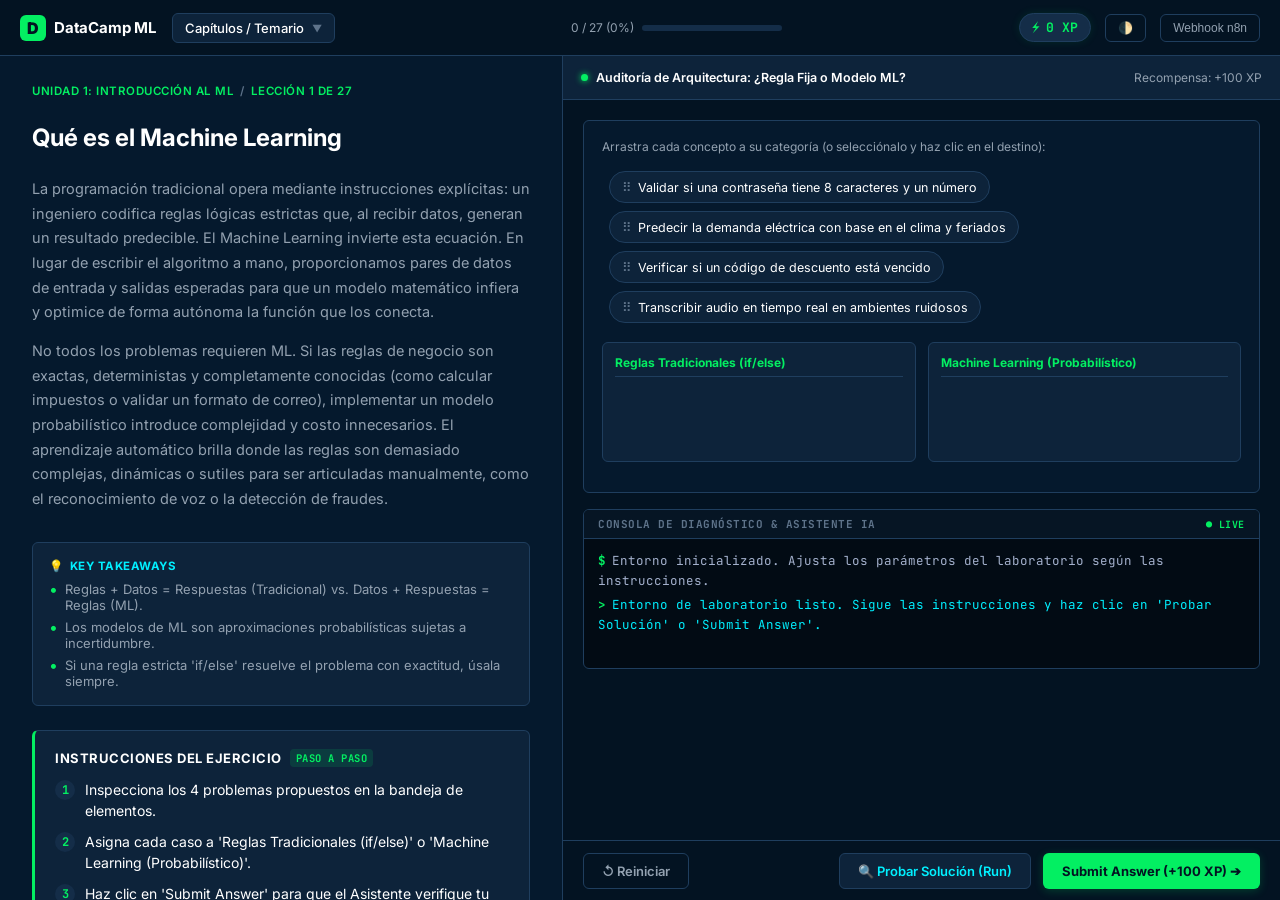
<file: curso-ml-for-beginners.html>
<!DOCTYPE html>
<html lang="es">
<head>
<meta charset="UTF-8">
<meta name="viewport" content="width=device-width, initial-scale=1.0">
<title>ML for Beginners — DataCamp Interactive Experience</title>
<script>
  (function() {
    try {
      var t = localStorage.getItem('ml_theme') || 'dark';
      document.documentElement.setAttribute('data-theme', t);
    } catch(e) {}
  })();
</script>
<style>
@import url('https://fonts.googleapis.com/css2?family=Inter:wght@300;400;500;600;700&family=JetBrains+Mono:wght@400;500;700&display=swap');

:root {
  --dc-navy: #05192d;
  --dc-navy-dark: #031322;
  --dc-surface: #0d233a;
  --dc-surface-2: #142d48;
  --dc-surface-hover: #1c3b5d;
  --dc-border: #1f3e5e;
  --dc-border-light: rgba(255, 255, 255, 0.12);
  --dc-green: #03ef62;
  --dc-green-hover: #02c952;
  --dc-green-soft: rgba(3, 239, 98, 0.12);
  --dc-green-text: #03ef62;
  --dc-cyan: #00f0ff;
  --dc-cyan-soft: rgba(0, 240, 255, 0.12);
  --dc-yellow: #ffb86c;
  --dc-yellow-soft: rgba(255, 184, 108, 0.15);
  --dc-red: #ff5c5c;
  --dc-red-soft: rgba(255, 92, 92, 0.15);
  --dc-text: #ffffff;
  --dc-text-dim: #93a1b0;
  --dc-text-muted: #5e738a;
  --font-sans: 'Inter', -apple-system, BlinkMacSystemFont, 'Segoe UI', Roboto, sans-serif;
  --font-mono: 'JetBrains Mono', monospace;
  --radius: 6px;
}

[data-theme="light"] {
  --dc-navy: #f8fafc;
  --dc-navy-dark: #ffffff;
  --dc-surface: #ffffff;
  --dc-surface-2: #f1f5f9;
  --dc-surface-hover: #e2e8f0;
  --dc-border: #cbd5e1;
  --dc-border-light: rgba(0, 0, 0, 0.08);
  --dc-green: #059669;
  --dc-green-hover: #047857;
  --dc-green-soft: rgba(5, 150, 105, 0.12);
  --dc-green-text: #059669;
  --dc-cyan: #0891b2;
  --dc-cyan-soft: rgba(8, 145, 178, 0.12);
  --dc-yellow: #d97706;
  --dc-yellow-soft: rgba(217, 119, 6, 0.12);
  --dc-red: #dc2626;
  --dc-red-soft: rgba(220, 38, 38, 0.12);
  --dc-text: #0f172a;
  --dc-text-dim: #475569;
  --dc-text-muted: #64748b;
}

* { box-sizing: border-box; margin: 0; padding: 0; }
html, body {
  height: 100%; width: 100%; background: var(--dc-navy); color: var(--dc-text);
  font-family: var(--font-sans); overflow: hidden;
}
code, pre { font-family: var(--font-mono); }

/* ===============================================================
   TOP NAVBAR (DataCamp Header)
   =============================================================== */
.navbar {
  height: 56px; background: var(--dc-navy-dark); border-bottom: 1px solid var(--dc-border);
  display: flex; align-items: center; justify-content: space-between; padding: 0 20px; z-index: 100;
  position: relative; flex-shrink: 0;
}
.nav-left { display: flex; align-items: center; gap: 16px; }
.dc-logo {
  display: flex; align-items: center; gap: 8px; font-weight: 700; font-size: 15px;
  color: var(--dc-text); text-decoration: none; letter-spacing: -0.2px; cursor: pointer;
}
.dc-logo-mark {
  width: 26px; height: 26px; background: var(--dc-green); border-radius: 6px;
  display: flex; align-items: center; justify-content: center; color: var(--dc-navy-dark);
  font-weight: 900; font-size: 16px;
}
.nav-course-selector {
  display: flex; align-items: center; gap: 8px; background: var(--dc-surface);
  border: 1px solid var(--dc-border); padding: 6px 12px; border-radius: var(--radius);
  font-size: 13px; font-weight: 500; cursor: pointer; color: var(--dc-text); transition: all 0.15s;
}
.nav-course-selector:hover { border-color: var(--dc-green); }

.nav-center { display: flex; align-items: center; gap: 12px; }
.progress-pill {
  display: flex; align-items: center; gap: 8px; font-size: 12px; color: var(--dc-text-dim);
}
.progress-bar-bg {
  width: 140px; height: 6px; background: var(--dc-surface-2); border-radius: 3px; overflow: hidden;
}
.progress-bar-fill {
  height: 100%; background: var(--dc-green); width: 0%; transition: width 0.3s ease;
}

.nav-right { display: flex; align-items: center; gap: 14px; }
.xp-badge {
  display: flex; align-items: center; gap: 6px; background: var(--dc-surface-2);
  border: 1px solid var(--dc-border); padding: 5px 12px; border-radius: 20px;
  font-family: var(--font-mono); font-size: 13px; font-weight: 700; color: var(--dc-green);
  box-shadow: 0 0 10px rgba(3, 239, 98, 0.1);
}
.nav-action-btn {
  background: none; border: 1px solid var(--dc-border); color: var(--dc-text-dim);
  padding: 6px 12px; border-radius: var(--radius); font-size: 12px; cursor: pointer;
  transition: all 0.15s;
}
.nav-action-btn:hover { color: var(--dc-text); border-color: var(--dc-text-dim); }

/* Mobile Tab Switcher */
.mobile-tabs {
  display: none; height: 44px; background: var(--dc-navy-dark); border-bottom: 1px solid var(--dc-border);
}
.mobile-tab-btn {
  flex: 1; height: 100%; background: none; border: none; color: var(--dc-text-dim);
  font-size: 13px; font-weight: 600; cursor: pointer; display: flex; align-items: center;
  justify-content: center; gap: 6px; border-bottom: 2px solid transparent;
}
.mobile-tab-btn.active { color: var(--dc-green); border-bottom-color: var(--dc-green); }

/* ===============================================================
   WORKBENCH (Split-Screen Layout)
   =============================================================== */
.workbench {
  height: calc(100vh - 56px); display: grid; grid-template-columns: 44% 56%;
  overflow: hidden; position: relative;
}

/* LEFT PANE: Theory & Instructions */
.left-pane {
  background: var(--dc-navy); border-right: 1px solid var(--dc-border);
  overflow-y: auto; padding: 28px 32px 60px; display: flex; flex-direction: column; gap: 24px;
}
.breadcrumb {
  font-size: 11.5px; font-weight: 600; text-transform: uppercase; letter-spacing: 0.5px;
  color: var(--dc-green); display: flex; align-items: center; gap: 6px;
}
.breadcrumb .sep { color: var(--dc-text-muted); }
.lesson-title {
  font-size: 24px; font-weight: 700; color: var(--dc-text); line-height: 1.3;
}

/* Theory & Explanation Card */
.theory-block {
  font-size: 14.5px; line-height: 1.7; color: var(--dc-text-dim); display: flex; flex-direction: column; gap: 14px;
}
.theory-block strong { color: var(--dc-text); font-weight: 600; }
.key-takeaways-card {
  background: var(--dc-surface); border: 1px solid var(--dc-border); border-radius: var(--radius);
  padding: 16px; margin-top: 6px;
}
.takeaways-title {
  font-size: 11.5px; font-weight: 700; text-transform: uppercase; letter-spacing: 0.5px;
  color: var(--dc-cyan); margin-bottom: 8px; display: flex; align-items: center; gap: 6px;
}
.takeaways-list {
  list-style: none; display: flex; flex-direction: column; gap: 6px; font-size: 13px; color: var(--dc-text-dim);
}
.takeaways-list li { position: relative; padding-left: 16px; }
.takeaways-list li::before {
  content: "•"; color: var(--dc-green); position: absolute; left: 0; font-size: 16px; line-height: 1;
}

/* DataCamp Instructions Checklist */
.instructions-card {
  background: var(--dc-surface); border: 1px solid var(--dc-border); border-left: 3px solid var(--dc-green);
  border-radius: var(--radius); padding: 18px 20px;
}
.instructions-header {
  font-size: 13px; font-weight: 700; text-transform: uppercase; letter-spacing: 0.5px;
  color: var(--dc-text); margin-bottom: 12px; display: flex; align-items: center; gap: 8px;
}
.instructions-badge {
  background: var(--dc-green-soft); color: var(--dc-green); padding: 2px 6px; border-radius: 4px;
  font-size: 10.5px; font-family: var(--font-mono);
}
.instructions-list {
  display: flex; flex-direction: column; gap: 10px; font-size: 14px; color: var(--dc-text);
  line-height: 1.5;
}
.instruction-item {
  display: flex; align-items: flex-start; gap: 10px;
}
.instruction-step-num {
  font-family: var(--font-mono); font-size: 12px; font-weight: 700; color: var(--dc-green);
  background: var(--dc-surface-2); width: 20px; height: 20px; border-radius: 50%;
  display: flex; align-items: center; justify-content: center; flex-shrink: 0; margin-top: 1px;
}

/* Hint Accordion */
.hint-container { margin-top: 4px; }
.hint-toggle-btn {
  background: none; border: none; color: var(--dc-text-dim); font-size: 12.5px; font-weight: 600;
  cursor: pointer; display: inline-flex; align-items: center; gap: 8px; padding: 4px 0;
  transition: color 0.15s, opacity 0.15s;
}
.hint-toggle-btn:hover { color: var(--dc-yellow); opacity: 0.9; }
.hint-cost-pill {
  display: inline-flex;
  align-items: center;
  gap: 4px;
  padding: 2px 8px;
  border-radius: 12px;
  font-size: 11px;
  font-weight: 700;
  font-family: var(--font-mono, monospace);
  background: rgba(245, 158, 11, 0.15);
  color: #fbbf24;
  border: 1px solid rgba(245, 158, 11, 0.35);
  transition: all 0.2s ease;
}
.hint-cost-pill.unlocked {
  background: rgba(16, 185, 129, 0.15);
  color: #34d399;
  border-color: rgba(16, 185, 129, 0.35);
}
[data-theme="light"] .hint-cost-pill {
  background: #fef3c7;
  color: #b45309;
  border-color: #fcd34d;
}
[data-theme="light"] .hint-cost-pill.unlocked {
  background: #d1fae5;
  color: #047857;
  border-color: #a7f3d0;
}
.hint-content {
  display: none; background: var(--dc-surface-2); border: 1px solid var(--dc-border);
  border-radius: var(--radius); padding: 14px; margin-top: 8px; font-size: 13px;
  line-height: 1.6; color: var(--dc-text-dim); border-left: 3px solid var(--dc-yellow);
}
.hint-content.open { display: block; }

/* Quiz Inside Left Pane */
.quiz-section {
  background: var(--dc-surface); border: 1px solid var(--dc-border); border-radius: var(--radius);
  padding: 18px 20px;
}
.quiz-section h4 {
  font-size: 12.5px; font-weight: 700; text-transform: uppercase; color: var(--dc-text-dim);
  letter-spacing: 0.5px; margin-bottom: 12px; display: flex; align-items: center; justify-content: space-between;
}
.quiz-question { font-size: 14px; font-weight: 500; margin-bottom: 14px; line-height: 1.5; }
.quiz-options { display: flex; flex-direction: column; gap: 8px; }
.quiz-option {
  background: var(--dc-surface-2); border: 1px solid var(--dc-border); border-radius: var(--radius);
  padding: 10px 14px; color: var(--dc-text); font-size: 13px; text-align: left; cursor: pointer;
  transition: all 0.15s; font-family: inherit; line-height: 1.4;
}
.quiz-option:hover { border-color: var(--dc-border-light); background: var(--dc-surface-hover); }
.quiz-option.correct { border-color: var(--dc-green); background: var(--dc-green-soft); color: #fff; }
.quiz-option.wrong { border-color: var(--dc-red); background: var(--dc-red-soft); color: #fff; }
.quiz-feedback {
  font-size: 13px; line-height: 1.5; margin-top: 12px; padding-top: 10px; border-top: 1px solid var(--dc-border);
  color: var(--dc-text-dim); display: none;
}
.quiz-feedback.visible { display: block; }

/* RIGHT PANE: Interactive Lab Workspace & Output Terminal */
.right-pane {
  background: var(--dc-navy-dark); display: flex; flex-direction: column;
  overflow: hidden; height: 100%;
}
.workspace-header {
  height: 44px; background: var(--dc-surface); border-bottom: 1px solid var(--dc-border);
  display: flex; align-items: center; justify-content: space-between; padding: 0 18px; flex-shrink: 0;
}
.workspace-tab {
  display: flex; align-items: center; gap: 8px; font-size: 12.5px; font-weight: 600;
  color: var(--dc-text);
}
.workspace-tab .status-dot {
  width: 7px; height: 7px; border-radius: 50%; background: var(--dc-green);
  box-shadow: 0 0 6px var(--dc-green);
}

.workspace-content {
  flex: 1; overflow-y: auto; padding: 20px; display: flex; flex-direction: column; gap: 16px;
}

/* Arena Card */
.interactive-arena-card {
  background: var(--dc-navy); border: 1px solid var(--dc-border); border-radius: var(--radius);
  padding: 18px; position: relative;
}

/* Terminal / Output Console (DataCamp Style) */
.terminal-card {
  background: #020b14; border: 1px solid var(--dc-border); border-radius: var(--radius);
  overflow: hidden; font-family: var(--font-mono); font-size: 12.5px; display: flex; flex-direction: column;
  min-height: 160px;
}
.terminal-header {
  background: #061524; padding: 7px 14px; border-bottom: 1px solid var(--dc-border);
  font-size: 11px; font-weight: 700; text-transform: uppercase; color: var(--dc-text-muted);
  display: flex; align-items: center; justify-content: space-between; letter-spacing: 0.5px;
}
.terminal-body {
  padding: 12px 14px; line-height: 1.6; color: #a4b1cd; overflow-y: auto; flex: 1;
}
.terminal-prompt { color: var(--dc-green); font-weight: 700; margin-right: 6px; }
.terminal-line { margin-bottom: 4px; word-break: break-word; }
.terminal-line.success { color: var(--dc-green); }
.terminal-line.warning { color: var(--dc-yellow); }
.terminal-line.error { color: var(--dc-red); }
.terminal-line.info { color: var(--dc-cyan); }

/* Workbench Action Footer (DataCamp Run / Submit Bar) */
.workbench-footer {
  height: 60px; background: var(--dc-navy-dark); border-top: 1px solid var(--dc-border);
  padding: 0 20px; display: flex; align-items: center; justify-content: space-between; flex-shrink: 0;
}
.footer-left { display: flex; gap: 10px; }
.footer-right { display: flex; gap: 12px; align-items: center; }
.dc-btn {
  font-family: var(--font-sans); font-size: 13px; font-weight: 600; padding: 9px 18px;
  border-radius: var(--radius); cursor: pointer; display: inline-flex; align-items: center; gap: 8px;
  transition: all 0.15s; text-decoration: none; border: 1px solid transparent;
}
.dc-btn-ghost {
  background: transparent; border-color: var(--dc-border); color: var(--dc-text-dim);
}
.dc-btn-ghost:hover { color: var(--dc-text); border-color: var(--dc-text-dim); }
.dc-btn-secondary {
  background: var(--dc-surface); border-color: var(--dc-border); color: var(--dc-cyan);
}
.dc-btn-secondary:hover { background: var(--dc-surface-2); border-color: var(--dc-cyan); }
.dc-btn-submit {
  background: var(--dc-green); color: var(--dc-navy-dark); font-weight: 700;
  box-shadow: 0 2px 10px rgba(3, 239, 98, 0.2);
}
.dc-btn-submit:hover { background: var(--dc-green-hover); transform: translateY(-1px); }

/* ===============================================================
   INTERACTIVE SIMULATOR COMPONENTS
   =============================================================== */
.canvas-wrapper {
  width: 100%; display: flex; justify-content: center; align-items: center;
  background: #020c18; border-radius: var(--radius); border: 1px solid var(--dc-border);
  margin-bottom: 12px; overflow: hidden;
}
canvas { display: block; max-width: 100%; height: auto; }

.controls-grid {
  display: grid; grid-template-columns: repeat(auto-fit, minmax(200px, 1fr)); gap: 14px;
  margin-top: 10px;
}
.control-item { display: flex; flex-direction: column; gap: 6px; }
.control-label {
  font-size: 12px; font-weight: 600; color: var(--dc-text-dim); display: flex; justify-content: space-between;
}
/* Enhanced Range Sliders & Draggable Controls */
input[type="range"] {
  -webkit-appearance: none;
  appearance: none;
  width: 100%;
  height: 8px;
  background: var(--dc-surface-2);
  border: 1px solid var(--dc-border);
  border-radius: 4px;
  outline: none;
  cursor: grab;
  touch-action: none;
  margin: 8px 0;
  transition: background 0.15s ease, border-color 0.15s ease;
}
input[type="range"]:active {
  cursor: grabbing;
}
input[type="range"]::-webkit-slider-thumb {
  -webkit-appearance: none;
  appearance: none;
  width: 22px;
  height: 22px;
  border-radius: 50%;
  background: var(--dc-green);
  border: 2.5px solid #ffffff;
  box-shadow: 0 2px 6px rgba(0, 0, 0, 0.4), 0 0 0 2px rgba(3, 239, 98, 0.35);
  cursor: grab;
  transition: transform 0.12s ease, box-shadow 0.15s ease;
}
input[type="range"]::-webkit-slider-thumb:hover {
  transform: scale(1.15);
  box-shadow: 0 3px 10px rgba(0, 0, 0, 0.5), 0 0 0 4px rgba(3, 239, 98, 0.45);
}
input[type="range"]:active::-webkit-slider-thumb {
  cursor: grabbing;
  transform: scale(1.25);
  box-shadow: 0 2px 12px rgba(3, 239, 98, 0.7), 0 0 0 5px rgba(3, 239, 98, 0.35);
}
input[type="range"]::-moz-range-thumb {
  width: 22px;
  height: 22px;
  border-radius: 50%;
  background: var(--dc-green);
  border: 2.5px solid #ffffff;
  box-shadow: 0 2px 6px rgba(0, 0, 0, 0.4);
  cursor: grab;
}

[data-theme="light"] input[type="range"] {
  background: #e2e8f0;
  border-color: #cbd5e1;
}
[data-theme="light"] input[type="range"]::-webkit-slider-thumb {
  background: #059669;
  border-color: #ffffff;
  box-shadow: 0 2px 6px rgba(0, 0, 0, 0.2), 0 0 0 2px rgba(5, 150, 105, 0.3);
}

/* Stepper Buttons for Sliders */
.slider-step-btn {
  display: inline-flex;
  align-items: center;
  justify-content: center;
  width: 26px;
  height: 26px;
  border-radius: 6px;
  background: var(--dc-surface);
  border: 1px solid var(--dc-border);
  color: var(--dc-text);
  font-size: 14px;
  font-weight: 700;
  line-height: 1;
  cursor: pointer;
  transition: all 0.15s ease;
  -webkit-user-select: none;
  user-select: none;
  -webkit-user-select: none;
  user-select: none;
}
.slider-step-btn:hover {
  background: var(--dc-green-soft);
  border-color: var(--dc-green);
  color: var(--dc-green);
  transform: scale(1.08);
}
.slider-step-btn:active {
  transform: scale(0.95);
}
[data-theme="light"] .slider-step-btn {
  background: #f1f5f9;
  border-color: #cbd5e1;
  color: #0f172a;
}
[data-theme="light"] .slider-step-btn:hover {
  background: #d1fae5;
  border-color: #059669;
  color: #047857;
}

/* Custom Interactive Draggable Track & Thumb */
.custom-slider-container {
  position: relative;
  width: 100%;
  padding: 12px 0 22px 0;
  cursor: pointer;
  touch-action: none;
  -webkit-user-select: none;
  user-select: none;
  -webkit-user-select: none;
  user-select: none;
}
.custom-slider-track {
  position: relative;
  width: 100%;
  height: 8px;
  background: var(--dc-surface-2);
  border: 1px solid var(--dc-border);
  border-radius: 4px;
  overflow: hidden;
}
.custom-slider-fill {
  position: absolute;
  left: 0;
  top: 0;
  height: 100%;
  width: 0%;
  background: linear-gradient(90deg, #03ef62, #00c950);
  border-radius: 3px;
  pointer-events: none;
}
[data-theme="light"] .custom-slider-track {
  background: #e2e8f0;
  border-color: #cbd5e1;
}
[data-theme="light"] .custom-slider-fill {
  background: #059669;
}
.custom-slider-thumb {
  position: absolute;
  top: 16px;
  left: 0%;
  width: 24px;
  height: 24px;
  margin-left: -12px;
  margin-top: -12px;
  border-radius: 50%;
  background: var(--dc-green);
  border: 3px solid #ffffff;
  box-shadow: 0 3px 10px rgba(0, 0, 0, 0.4), 0 0 0 2px rgba(3, 239, 98, 0.4);
  cursor: grab;
  z-index: 5;
  display: flex;
  align-items: center;
  justify-content: center;
  transition: transform 0.1s ease, box-shadow 0.15s ease;
}
.custom-slider-thumb:hover {
  transform: scale(1.15);
  box-shadow: 0 4px 14px rgba(0, 0, 0, 0.5), 0 0 0 4px rgba(3, 239, 98, 0.45);
}
.custom-slider-thumb.dragging,
.custom-slider-thumb:active {
  cursor: grabbing;
  transform: scale(1.25);
  box-shadow: 0 4px 16px rgba(3, 239, 98, 0.6), 0 0 0 6px rgba(3, 239, 98, 0.3);
}
.custom-slider-thumb-dot {
  width: 6px;
  height: 6px;
  border-radius: 50%;
  background: #ffffff;
}

/* Custom Slider Step Ticks */
.custom-slider-ticks {
  position: absolute;
  top: 26px;
  left: 0;
  width: 100%;
  display: flex;
  justify-content: space-between;
  padding: 0 2px;
  pointer-events: auto;
}
.custom-slider-tick {
  font-family: var(--font-mono, monospace);
  font-size: 11px;
  font-weight: 700;
  color: var(--dc-text-dim);
  padding: 2px 7px;
  border-radius: 4px;
  cursor: pointer;
  transition: all 0.15s ease;
  -webkit-user-select: none;
  user-select: none;
  -webkit-user-select: none;
  user-select: none;
}
.custom-slider-tick:hover {
  color: var(--dc-text);
  background: var(--dc-surface-2);
}
.custom-slider-tick.active {
  color: #031322;
  background: var(--dc-green);
  box-shadow: 0 1px 4px rgba(3, 239, 98, 0.4);
}
[data-theme="light"] .custom-slider-tick.active {
  background: #059669;
  color: #ffffff;
}
[data-theme="light"] .custom-slider-tick {
  color: #64748b;
}

/* Chip items & Bins */
.chip-group { display: flex; gap: 8px; flex-wrap: wrap; margin: 10px 0; }
.interactive-chip {
  background: var(--dc-surface); border: 1px solid var(--dc-border); padding: 7px 12px;
  border-radius: 20px; cursor: pointer; font-size: 12.5px; color: var(--dc-text);
  -webkit-user-select: none;
  user-select: none; -webkit-user-select: none;
  user-select: none; transition: all 0.15s;
}
.interactive-chip:hover { border-color: var(--dc-green); color: var(--dc-green); }
.interactive-chip.selected {
  background: var(--dc-green); color: var(--dc-navy-dark); border-color: var(--dc-green); font-weight: 600;
}
.interactive-chip[draggable="true"] {
  cursor: grab;
}
.interactive-chip[draggable="true"]:active {
  cursor: grabbing;
}
.interactive-chip.dragging {
  cursor: grabbing;
  opacity: 0.45;
  border-style: dashed;
  border-color: var(--dc-green);
  transform: scale(0.98);
}
.chip-grip {
  display: inline-flex;
  align-items: center;
  justify-content: center;
  margin-right: 6px;
  font-size: 13px;
  color: var(--dc-text-muted);
  pointer-events: none;
  -webkit-user-select: none;
  user-select: none;
  transition: color 0.15s;
}
.interactive-chip:hover .chip-grip {
  color: var(--dc-green);
}

/* CORRECT / WRONG EVALUATION VISUALS */
.interactive-chip.correct {
  border-color: var(--dc-green) !important;
  background: rgba(5, 209, 120, 0.18) !important;
  color: #fff !important;
  box-shadow: 0 0 12px rgba(5, 209, 120, 0.3) !important;
}
.interactive-chip.wrong {
  border-color: var(--dc-red) !important;
  background: rgba(255, 92, 92, 0.18) !important;
  color: #ffb8b8 !important;
  box-shadow: 0 0 12px rgba(255, 92, 92, 0.3) !important;
  animation: chipShake 0.4s ease;
}

.chip-status-badge {
  display: inline-flex;
  align-items: center;
  justify-content: center;
  width: 17px;
  height: 17px;
  border-radius: 50%;
  font-size: 11px;
  font-weight: 900;
  margin-left: 8px;
  flex-shrink: 0;
  line-height: 1;
}
.chip-status-badge.correct {
  background: var(--dc-green);
  color: #0b1120;
}
.chip-status-badge.wrong {
  background: var(--dc-red);
  color: #ffffff;
}

.lab-feedback-card {
  padding: 12px 16px;
  border-radius: var(--radius);
  font-size: 13px;
  line-height: 1.5;
  margin-top: 14px;
}
.lab-feedback-card.correct {
  background: rgba(5, 209, 120, 0.12);
  border: 1px solid var(--dc-green);
  color: #a7f3d0;
}
.lab-feedback-card.wrong {
  background: rgba(255, 92, 92, 0.12);
  border: 1px solid var(--dc-red);
  color: #ffb8b8;
}

@keyframes chipShake {
  0%, 100% { transform: translateX(0); }
  20%, 60% { transform: translateX(-5px); }
  40%, 80% { transform: translateX(5px); }
}

#unassigned-chips {
  min-height: 44px;
  padding: 6px;
  border-radius: var(--radius);
  border: 1px dashed transparent;
  transition: all 0.2s ease;
}
#unassigned-chips.drag-over {
  border-color: var(--dc-green);
  background: rgba(5, 209, 120, 0.08);
}

/* Interactive Filter: Quiz-style cards */
.filter-lab-container {
  display: flex;
  flex-direction: column;
  gap: 12px;
  width: 100%;
  max-width: 640px;
  margin: 0 auto;
}
.filter-lab-header {
  display: flex;
  align-items: center;
  justify-content: space-between;
  padding: 10px 16px;
  background: var(--dc-surface);
  border: 1px solid var(--dc-border);
  border-radius: var(--radius);
  gap: 10px;
  flex-wrap: wrap;
}
.filter-header-rule {
  display: flex;
  align-items: center;
  gap: 8px;
  font-size: 13px;
  color: var(--dc-text-dim);
  flex-wrap: wrap;
}
.filter-rule-badge {
  display: inline-flex;
  align-items: center;
  gap: 4px;
  padding: 3px 8px;
  background: rgba(5, 209, 120, 0.12);
  border: 1px solid var(--dc-green);
  border-radius: 4px;
  color: var(--dc-green);
  font-family: var(--font-mono);
  font-size: 11.5px;
  font-weight: 600;
}
.filter-counter-badge {
  display: inline-flex;
  align-items: center;
  padding: 3px 10px;
  border-radius: 9999px;
  background: rgba(255, 255, 255, 0.06);
  border: 1px solid var(--dc-border);
  font-size: 12px;
  font-weight: 700;
  color: var(--dc-text);
  font-family: var(--font-mono);
}
.filter-cards-list {
  display: flex;
  flex-direction: column;
  gap: 10px;
  width: 100%;
}
.filter-option-card {
  display: flex;
  align-items: center;
  gap: 14px;
  padding: 12px 16px;
  background: var(--dc-surface-2);
  border: 1.5px solid var(--dc-border);
  border-radius: var(--radius);
  color: var(--dc-text);
  font-size: 13.5px;
  cursor: pointer;
  transition: all 0.2s cubic-bezier(0.16, 1, 0.3, 1);
  -webkit-user-select: none;
  user-select: none;
  -webkit-user-select: none;
  user-select: none;
  box-sizing: border-box;
  width: 100%;
}
.filter-option-card:hover:not(.correct):not(.wrong) {
  border-color: var(--dc-border-light);
  background: var(--dc-surface-hover);
  transform: translateY(-2px);
  box-shadow: 0 4px 14px rgba(0, 0, 0, 0.25);
}
.filter-option-card.selected:not(.correct):not(.wrong) {
  border-color: var(--dc-green) !important;
  background: rgba(5, 209, 120, 0.12) !important;
  box-shadow: 0 0 14px rgba(5, 209, 120, 0.25);
}
.filter-card-id {
  width: 32px;
  height: 32px;
  border-radius: 6px;
  background: rgba(255, 255, 255, 0.05);
  border: 1px solid var(--dc-border);
  display: flex;
  align-items: center;
  justify-content: center;
  font-family: var(--font-mono);
  font-size: 12.5px;
  font-weight: 700;
  color: var(--dc-text-dim);
  flex-shrink: 0;
}
.filter-option-card.selected:not(.correct):not(.wrong) .filter-card-id {
  background: var(--dc-green);
  color: #0b1120;
  border-color: var(--dc-green);
}
.filter-card-content {
  flex: 1;
  display: flex;
  align-items: center;
  justify-content: space-between;
  gap: 12px;
}
.filter-card-var {
  font-weight: 700;
  font-size: 14px;
}
.filter-card-meta {
  display: flex;
  align-items: center;
  gap: 8px;
}
.filter-pill {
  display: inline-flex;
  align-items: center;
  gap: 4px;
  padding: 3px 8px;
  border-radius: 4px;
  font-size: 11.5px;
  font-weight: 500;
}
.filter-pill-pkg {
  background: rgba(255, 255, 255, 0.05);
  border: 1px solid var(--dc-border);
  color: var(--dc-text-dim);
}
.filter-pill-price {
  background: rgba(5, 209, 120, 0.1);
  border: 1px solid rgba(5, 209, 120, 0.3);
  color: var(--dc-green);
  font-family: var(--font-mono);
  font-weight: 700;
}
.filter-card-indicator {
  width: 22px;
  height: 22px;
  border-radius: 4px;
  border: 1.5px solid var(--dc-border);
  display: flex;
  align-items: center;
  justify-content: center;
  font-size: 12px;
  font-weight: 900;
  flex-shrink: 0;
  transition: all 0.2s;
  background: rgba(255, 255, 255, 0.03);
}
.filter-option-card.selected .filter-card-indicator {
  border-color: var(--dc-green) !important;
  background: var(--dc-green) !important;
  color: #0b1120 !important;
}
.filter-option-card.selected .filter-card-indicator::after {
  content: "✓";
}
.filter-option-card.correct {
  background: rgba(5, 209, 120, 0.16) !important;
  border-color: var(--dc-green) !important;
  color: #fff !important;
  box-shadow: 0 0 16px rgba(5, 209, 120, 0.25);
}
.filter-option-card.correct .filter-card-id,
.filter-option-card.correct .filter-card-indicator {
  background: var(--dc-green) !important;
  color: #0b1120 !important;
  border-color: var(--dc-green) !important;
}
.filter-option-card.correct .filter-card-indicator::after {
  content: "✓";
  font-weight: 900;
}
.filter-option-card.wrong {
  background: rgba(255, 92, 92, 0.16) !important;
  border-color: var(--dc-red) !important;
  color: #ffb8b8 !important;
  box-shadow: 0 0 16px rgba(255, 92, 92, 0.25);
  animation: chipShake 0.4s ease;
}
.filter-option-card.wrong .filter-card-id,
.filter-option-card.wrong .filter-card-indicator {
  background: var(--dc-red) !important;
  color: #fff !important;
  border-color: var(--dc-red) !important;
}
.filter-option-card.wrong .filter-card-indicator::after {
  content: "✕";
  font-weight: 900;
}

.category-grid { display: grid; grid-template-columns: repeat(auto-fit, minmax(180px, 1fr)); gap: 12px; margin: 12px 0; }
.category-col {
  background: var(--dc-surface); border: 1px solid var(--dc-border); border-radius: var(--radius);
  padding: 12px; min-height: 120px; display: flex; flex-direction: column; gap: 6px;
  transition: border-color 0.15s, background 0.15s, box-shadow 0.15s, transform 0.15s;
}
.category-col.drag-over {
  border-color: var(--dc-green) !important;
  background: rgba(5, 209, 120, 0.1) !important;
  box-shadow: 0 0 14px rgba(5, 209, 120, 0.25);
  transform: translateY(-2px);
}
.category-col-title {
  font-size: 12px; font-weight: 700; color: var(--dc-green); border-bottom: 1px solid var(--dc-border);
  padding-bottom: 6px; margin-bottom: 4px;
}

/* Sequence Sorter */
.sort-container { display: flex; flex-direction: column; gap: 8px; margin: 10px 0; -webkit-user-select: none;
  user-select: none; -webkit-user-select: none;
  user-select: none; }
.sort-slot {
  background: var(--dc-surface); border: 1px solid var(--dc-border); border-radius: var(--radius);
  padding: 10px 14px; display: flex; align-items: center; gap: 12px; font-size: 13px;
  cursor: grab; transition: transform 0.15s ease, border-color 0.15s ease, background 0.15s ease, opacity 0.15s ease;
}
.sort-slot:hover { border-color: var(--dc-green); background: rgba(5, 209, 120, 0.05); }
.sort-slot:active, .sort-slot.dragging {
  cursor: grabbing; opacity: 0.45; border: 1.5px dashed var(--dc-green);
}
.sort-slot.drag-over {
  border-color: var(--dc-green); background: rgba(5, 209, 120, 0.12);
  transform: translateY(-2px); box-shadow: 0 4px 12px rgba(5, 209, 120, 0.2);
}
.sort-grip {
  font-size: 16px; color: var(--dc-text-muted); cursor: grab; display: flex;
  align-items: center; justify-content: center; width: 20px; height: 20px; flex-shrink: 0;
}
.sort-slot:hover .sort-grip { color: var(--dc-green); }
.sort-num { font-family: var(--font-mono); color: var(--dc-green); font-weight: 700; font-size: 12px; }

/* Confusion Matrix */
.matrix-grid {
  display: grid; grid-template-columns: 110px 1fr 1fr; gap: 6px; max-width: 420px;
  margin: 14px auto; text-align: center; font-size: 12.5px;
}
.matrix-cell {
  background: var(--dc-surface); border: 1px solid var(--dc-border); padding: 10px 6px;
  border-radius: var(--radius); display: flex; flex-direction: column; gap: 4px;
}
.matrix-cell.tp, .matrix-cell.tn { border-color: var(--dc-green); background: var(--dc-green-soft); }
.matrix-cell.fp, .matrix-cell.fn { border-color: var(--dc-red); background: var(--dc-red-soft); }
.matrix-val { font-size: 18px; font-weight: 700; font-family: var(--font-mono); }

/* ===============================================================
   CHAPTERS DRAWER & MODALS
   =============================================================== */
.drawer-backdrop {
  position: fixed; inset: 0; background: rgba(3, 19, 34, 0.85); z-index: 200;
  display: none; align-items: center; justify-content: center; padding: 20px;
}
.drawer-backdrop.open { display: flex; }
.drawer-card {
  background: var(--dc-navy-dark); border: 1px solid var(--dc-border); border-radius: 8px;
  width: 100%; max-width: 720px; max-height: 85vh; display: flex; flex-direction: column;
  overflow: hidden; box-shadow: 0 16px 40px rgba(0,0,0,0.5);
}
.drawer-header {
  padding: 18px 24px; border-bottom: 1px solid var(--dc-border);
  display: flex; align-items: center; justify-content: space-between;
}
.drawer-header h3 { font-size: 18px; font-weight: 700; }
.drawer-content { overflow-y: auto; padding: 20px 24px; flex: 1; }

.chapter-unit { margin-bottom: 18px; }
.chapter-unit-head {
  font-size: 13.5px; font-weight: 700; color: var(--dc-green); margin-bottom: 8px;
  display: flex; align-items: center; justify-content: space-between;
}
.chapter-lessons-list {
  display: grid; grid-template-columns: repeat(auto-fill, minmax(300px, 1fr)); gap: 6px;
}
.chapter-lesson-item {
  background: var(--dc-surface); border: 1px solid var(--dc-border); border-radius: var(--radius);
  padding: 8px 12px; font-size: 13px; cursor: pointer; display: flex; align-items: center; gap: 8px;
  color: var(--dc-text-dim); transition: all 0.15s;
}
.chapter-lesson-item:hover { border-color: var(--dc-green); color: var(--dc-text); background: var(--dc-surface-2); }
.chapter-lesson-item.active { border-color: var(--dc-green); background: var(--dc-green-soft); color: #fff; font-weight: 600; }
.chapter-check {
  width: 16px; height: 16px; border-radius: 50%; border: 1.5px solid var(--dc-text-muted);
  display: flex; align-items: center; justify-content: center; font-size: 10px; flex-shrink: 0;
}
.chapter-check.done { background: var(--dc-green); border-color: var(--dc-green); color: var(--dc-navy-dark); font-weight: 900; }

/* Success Toast / Modal */
.success-modal {
  position: fixed; top: 76px; right: 24px; z-index: 300; background: var(--dc-surface-2);
  border: 1px solid var(--dc-green); border-radius: 8px; padding: 16px 20px; display: none;
  box-shadow: 0 10px 30px rgba(0,0,0,0.5); animation: slideIn 0.25s ease; max-width: 360px;
}
.success-modal.show { display: block; }
.nav-course-selector-chevron {
  font-size: 10px; color: var(--dc-text-muted);
}
.quiz-bonus-tag {
  color: var(--dc-green); font-family: var(--font-mono);
}
.lesson-footer-meta {
  font-size: 12px; color: var(--dc-text-muted); display: flex; justify-content: space-between; align-items: center;
  padding-top: 14px; border-top: 1px solid var(--dc-border);
}
.lesson-footer-link {
  color: var(--dc-text-dim); text-decoration: none;
}
.lesson-status-tag {
  color: var(--dc-text-dim);
}
.workspace-reward-text {
  font-size: 12px; color: var(--dc-text-dim);
}
.terminal-status-light {
  font-size: 10px; color: var(--dc-green);
}
.drawer-card.n8n-modal { max-width: 480px; }
.n8n-modal-copy {
  font-size: 13px; line-height: 1.6; color: var(--dc-text-dim); margin-bottom: 14px;
}
.n8n-url-label {
  font-size: 12px; color: var(--dc-green); display: block; margin-bottom: 6px; font-weight: 600;
}
.n8n-url-input {
  width: 100%; background: var(--dc-navy); border: 1px solid var(--dc-border); padding: 8px 12px;
  border-radius: 4px; color: #fff; font-family: var(--font-mono); font-size: 13px; margin-bottom: 16px;
}
.n8n-save-btn { width: 100%; }
.drawer-card.storage-modal { max-width: 520px; }
.storage-modal-desc {
  font-size: 13px; color: var(--dc-text-dim); margin-bottom: 10px;
}
.storage-json-area {
  width: 100%; height: 140px; background: var(--dc-navy); border: 1px solid var(--dc-border);
  border-radius: 4px; color: #fff; font-family: var(--font-mono); font-size: 12px; padding: 10px;
  margin-bottom: 14px; resize: vertical;
}
.storage-actions {
  display: flex; gap: 10px;
}
.storage-apply-btn { flex: 1; }
.success-toast-header {
  display: flex; align-items: center; gap: 10px; margin-bottom: 8px;
}
.toast-emoji { font-size: 24px; }
.toast-title {
  font-weight: 700; font-size: 15px; color: #fff;
}
.toast-xp-text {
  font-size: 12px; color: var(--dc-green); font-weight: 600;
}
.toast-message {
  font-size: 12.5px; color: var(--dc-text-dim); line-height: 1.5; margin-bottom: 12px;
}
.toast-next-btn {
  width: 100%; padding: 8px 12px; font-size: 12.5px;
}
@keyframes slideIn { from { transform: translateY(-10px); opacity: 0; } to { transform: translateY(0); opacity: 1; } }

/* Responsive adjustments */
@media (max-width: 960px) {
  body { overflow: auto; }
  .navbar { padding: 0 14px; }
  .mobile-tabs { display: flex; }
  .workbench { height: auto; display: block; }
  .left-pane, .right-pane { display: none; height: auto; overflow: visible; padding: 20px 16px 60px; }
  .left-pane.mobile-active, .right-pane.mobile-active { display: flex; }
  .progress-bar-bg { width: 80px; }
}
@media (max-width: 768px) {
  .nav-center { display: none; }
  .nav-left { gap: 8px; }
  .nav-right { gap: 6px; }
  #n8n-btn { display: none; }
}
@media (max-width: 600px) {
  .navbar { padding: 0 10px; height: 56px; }
  .dc-logo span { display: none; }
  .nav-course-selector { padding: 5px 10px; font-size: 12px; white-space: nowrap; }
  .xp-badge { font-size: 11px; padding: 4px 7px; white-space: nowrap; }
  .nav-action-btn { width: 36px; height: 36px; min-width: 36px; padding: 0; display: flex; align-items: center; justify-content: center; }
  .mobile-tab-btn { font-size: 12px; padding: 10px 6px; }
  .workspace-footer { flex-direction: column; gap: 8px; height: auto; padding: 12px; }
  .workspace-footer-right { width: 100%; flex-direction: column; }
  .workspace-footer-right .dc-btn { width: 100%; justify-content: center; height: 44px; }
  .workspace-footer-left { width: 100%; }
  .workspace-footer-left .dc-btn { width: 100%; justify-content: center; height: 38px; }
}
@media (max-width: 380px) {
  .navbar { padding: 0 6px; }
  .nav-course-selector span:first-child { max-width: 90px; overflow: hidden; text-overflow: ellipsis; white-space: nowrap; }
}
/* Light Mode Theme Overrides */
[data-theme="light"] .theory-block { color: var(--dc-text-dim); }
[data-theme="light"] .theory-block strong { color: var(--dc-text); }
[data-theme="light"] .quiz-option { background: var(--dc-surface); border-color: var(--dc-border); color: var(--dc-text); }
[data-theme="light"] .quiz-option:hover { background: var(--dc-surface-hover); border-color: var(--dc-border); }
[data-theme="light"] .quiz-option.correct { background: rgba(5, 150, 105, 0.12); border-color: #059669; color: #065f46; }
[data-theme="light"] .quiz-option.wrong { background: rgba(220, 38, 38, 0.12); border-color: #dc2626; color: #991b1b; }
[data-theme="light"] .lab-feedback-card.correct { background: rgba(5, 150, 105, 0.12); border-color: #059669; color: #065f46; }
[data-theme="light"] .lab-feedback-card.wrong { background: rgba(220, 38, 38, 0.12); border-color: #dc2626; color: #991b1b; }
[data-theme="light"] .interactive-chip { background: var(--dc-surface); border-color: var(--dc-border); color: var(--dc-text); }
[data-theme="light"] .interactive-chip:hover { background: var(--dc-surface-hover); }
[data-theme="light"] .category-col { background: var(--dc-surface-2); border-color: var(--dc-border); }
[data-theme="light"] .category-col-title { color: var(--dc-text); }
[data-theme="light"] .sort-slot { background: var(--dc-surface); border-color: var(--dc-border); color: var(--dc-text); }
[data-theme="light"] .sort-slot:hover { background: var(--dc-surface-hover); }
[data-theme="light"] .drawer-card, [data-theme="light"] .chapter-modal-content, [data-theme="light"] .n8n-modal-content { background: var(--dc-surface); border-color: var(--dc-border); color: var(--dc-text); }
[data-theme="light"] .chapter-lesson-item { background: var(--dc-surface); color: var(--dc-text); border-color: var(--dc-border); }
[data-theme="light"] .chapter-lesson-item:hover { background: var(--dc-surface-hover); }
[data-theme="light"] .chapter-unit-head { color: var(--dc-text); }
[data-theme="light"] .n8n-input, [data-theme="light"] .storage-json-area { background: var(--dc-surface-2); color: var(--dc-text); border-color: var(--dc-border); }
[data-theme="light"] .instructions-card { background: var(--dc-surface); border-color: var(--dc-border); }
[data-theme="light"] .instruction-item { color: var(--dc-text); }
[data-theme="light"] .terminal-card { background: #0b1523; border-color: var(--dc-border); }
[data-theme="light"] .terminal-header { background: #101e30; border-color: var(--dc-border); color: #94a3b8; }
[data-theme="light"] .terminal-body { color: #cbd5e1; }
[data-theme="light"] .dc-btn-secondary { background: var(--dc-surface-2); border-color: var(--dc-border); color: var(--dc-cyan); }
[data-theme="light"] .toast-title { color: var(--dc-text); }
[data-theme="light"] .success-modal { background: var(--dc-surface); border-color: var(--dc-green); }
</style>
</head>
<body>

<!-- TOP NAVBAR (DataCamp Header) -->
<header class="navbar">
  <div class="nav-left">
    <div class="dc-logo" id="logo-btn" title="Volver al inicio o cambiar de lección">
      <div class="dc-logo-mark">D</div>
      <span>DataCamp ML</span>
    </div>
    <div class="nav-course-selector" id="chapters-modal-btn">
      <span>Capítulos / Temario</span>
      <span class="nav-course-selector-chevron">▼</span>
    </div>
  </div>

  <div class="nav-center">
    <div class="progress-pill">
      <span id="nav-progress-text">0 / 27</span>
      <div class="progress-bar-bg">
        <div class="progress-bar-fill" id="nav-progress-bar"></div>
      </div>
    </div>
  </div>

  <div class="nav-right">
    <div class="xp-badge" id="xp-counter-badge" title="Puntos de Experiencia acumulados">
      <span>⚡</span>
      <span id="nav-xp-counter">0 XP</span>
    </div>
    <button class="nav-action-btn" id="theme-toggle-btn" title="Cambiar tema (Claro / Oscuro)">🌓</button>
    <button class="nav-action-btn" id="n8n-btn" title="Configurar webhook n8n">Webhook n8n</button>
  </div>
</header>

<!-- Mobile Tab Bar (< 960px) -->
<nav class="mobile-tabs">
  <button class="mobile-tab-btn active" id="tab-left-btn">📖 Instrucciones y Teoría</button>
  <button class="mobile-tab-btn" id="tab-right-btn">⚡ Laboratorio Interactivo</button>
</nav>

<!-- WORKBENCH (DataCamp 2-Pane Interface) -->
<main class="workbench">
  
  <!-- LEFT PANE: Context, Theory, Instructions & Quiz -->
  <section class="left-pane mobile-active" id="left-pane">
    <div class="breadcrumb" id="pane-breadcrumb">
      <span>Unidad 1: Introducción</span>
      <span class="sep">/</span>
      <span>Lección 1 de 27</span>
    </div>

    <h1 class="lesson-title" id="pane-lesson-title">Qué es el Machine Learning</h1>

    <!-- Theory & Context -->
    <div class="theory-block" id="pane-theory-content"></div>

    <!-- Key Takeaways -->
    <div class="key-takeaways-card">
      <div class="takeaways-title">
        <span>💡</span>
        <span>Key Takeaways</span>
      </div>
      <ul class="takeaways-list" id="pane-takeaways-list"></ul>
    </div>

    <!-- DataCamp Instructions Box -->
    <div class="instructions-card">
      <div class="instructions-header">
        <span>Instrucciones del Ejercicio</span>
        <span class="instructions-badge">Paso a paso</span>
      </div>
      <div class="instructions-list" id="pane-instructions-list"></div>

      <!-- Hint Accordion -->
      <div class="hint-container">
        <button class="hint-toggle-btn" id="hint-toggle-btn" type="button">
          <span>💡</span>
          <span>¿Necesitas una pista? (Take Hint)</span>
          <span class="hint-cost-pill" id="hint-cost-pill">-15 XP</span>
        </button>
        <div class="hint-content" id="hint-content-box"></div>
      </div>
    </div>

    <!-- Knowledge Check Quiz -->
    <div class="quiz-section">
      <h4>
        <span>Comprobación Conceptual</span>
        <span class="quiz-bonus-tag">+50 XP</span>
      </h4>
      <p class="quiz-question" id="quiz-question-text"></p>
      <div class="quiz-options" id="quiz-options-list"></div>
      <div class="quiz-feedback" id="quiz-feedback-box"></div>
    </div>

    <div class="lesson-footer-meta">
      <a id="github-ref-link" href="#" target="_blank" rel="noopener" class="lesson-footer-link">Ver lección original en GitHub ↗</a>
      <span id="lesson-status-tag" class="lesson-status-tag">No completada</span>
    </div>
  </section>

  <!-- RIGHT PANE: Interactive Simulator & DataCamp Terminal -->
  <section class="right-pane" id="right-pane">
    <div class="workspace-header">
      <div class="workspace-tab">
        <span class="status-dot"></span>
        <span id="workspace-type-title">Laboratorio Interactivo</span>
      </div>
      <div class="workspace-reward-text" id="workspace-reward-text">Recompensa: +100 XP</div>
    </div>

    <div class="workspace-content">
      <!-- Simulator Arena -->
      <div class="interactive-arena-card" id="interactive-arena"></div>

      <!-- Terminal / Console Output -->
      <div class="terminal-card">
        <div class="terminal-header">
          <span>Consola de Diagnóstico & Asistente IA</span>
          <span class="terminal-status-light" id="terminal-status-light">● Live</span>
        </div>
        <div class="terminal-body" id="terminal-body">
          <div class="terminal-line"><span class="terminal-prompt">$</span>Entorno inicializado. Ajusta los parámetros del laboratorio según las instrucciones.</div>
        </div>
      </div>
    </div>

    <!-- Workbench Bottom Action Toolbar (DataCamp Run / Submit) -->
    <footer class="workbench-footer">
      <div class="footer-left">
        <button class="dc-btn dc-btn-ghost" id="reset-exercise-btn" title="Reiniciar controles al estado inicial">↺ Reiniciar</button>
      </div>
      <div class="footer-right">
        <button class="dc-btn dc-btn-secondary" id="run-code-btn">🔍 Probar Solución (Run)</button>
        <button class="dc-btn dc-btn-submit" id="submit-answer-btn">Submit Answer (+100 XP) ➔</button>
      </div>
    </footer>
  </section>
</main>

<!-- Chapters / Syllabus Modal -->
<div class="drawer-backdrop" id="chapters-modal">
  <div class="drawer-card">
    <div class="drawer-header">
      <h3>Temario del Curso (9 Unidades, 27 Lecciones)</h3>
      <button class="nav-action-btn" id="close-chapters-btn">✕ Cerrar</button>
    </div>
    <div class="drawer-content" id="chapters-modal-body"></div>
  </div>
</div>

<!-- Modal Config n8n -->
<div class="drawer-backdrop" id="n8n-modal">
  <div class="drawer-card n8n-modal">
    <div class="drawer-header">
      <h3>Webhook n8n (Certificado / Eventos)</h3>
      <button class="nav-action-btn" id="close-n8n-btn">✕</button>
    </div>
    <div class="drawer-content">
      <p class="n8n-modal-copy">
        Conecta este cuaderno interactivo a tu instancia de <strong>n8n</strong>. Al completar el 100% del curso o acumular XP, emitirá un evento JSON para emitir certificados o registrar progreso en base de datos.
      </p>
      <label class="n8n-url-label">URL Webhook de n8n:</label>
      <input type="url" id="n8n-url-input" class="n8n-url-input" placeholder="https://mi-n8n.com/webhook/ml-datacamp" />
      <button class="dc-btn dc-btn-submit n8n-save-btn" id="save-n8n-btn">Guardar Configuración</button>
    </div>
  </div>
</div>


<!-- DataCamp Success Toast -->
<div class="success-modal" id="success-toast">
  <div class="success-toast-header">
    <span class="toast-emoji">🎉</span>
    <div>
      <div class="toast-title">¡Excelente trabajo!</div>
      <div class="toast-xp-text" id="toast-xp-text">+100 XP ganados</div>
    </div>
  </div>
  <p class="toast-message" id="toast-msg-text">Has completado el laboratorio interactivo con rigor técnico.</p>
  <button class="dc-btn dc-btn-submit toast-next-btn" id="toast-next-btn">Siguiente Ejercicio ➔</button>
</div>

<script>
// ===============================================================
// STORAGE MANAGER CON GAMIFICACIÓN XP
// ===============================================================
const StorageManager = {
  KEY: 'datacamp_ml_course_v1',
  cache: null,
  init() {
    try {
      const raw = localStorage.getItem(this.KEY);
      if (raw) this.cache = JSON.parse(raw);
    } catch(e) {
      console.warn("Storage no disponible, usando memoria.", e);
    }
    if (!this.cache) {
      this.cache = { xp: 0, done: {}, quizzes: {}, exercises: {}, unlockedHints: {}, n8nWebhook: '', theme: 'dark' };
    }
    if (!this.cache.unlockedHints) this.cache.unlockedHints = {};
    if (!this.cache.theme) {
      try {
        const savedTheme = (typeof localStorage !== 'undefined') ? localStorage.getItem('ml_theme') : null;
        this.cache.theme = savedTheme || 'dark';
      } catch(e) {
        this.cache.theme = 'dark';
      }
    }
    this.applyTheme();
  },
  save() {
    try { localStorage.setItem(this.KEY, JSON.stringify(this.cache)); } catch(e){}
  },
  getTheme() {
    if (!this.cache) this.init();
    return this.cache.theme || 'dark';
  },
  setTheme(t) {
    if (!this.cache) this.init();
    this.cache.theme = t;
    this.save();
    this.applyTheme();
    try {
      if (typeof localStorage !== 'undefined') localStorage.setItem('ml_theme', t);
    } catch(e) {}
  },
  toggleTheme() {
    const current = this.getTheme();
    const next = current === 'light' ? 'dark' : 'light';
    this.setTheme(next);
    return next;
  },
  applyTheme() {
    const theme = (this.cache && this.cache.theme) ? this.cache.theme : 'dark';
    if (typeof document !== 'undefined') {
      document.documentElement.setAttribute('data-theme', theme);
    }
  },
  getXP() { return this.cache ? (this.cache.xp || 0) : 0; },
  addXP(amount) {
    if (!this.cache) this.init();
    this.cache.xp = (this.cache.xp || 0) + amount;
    this.save();
    this.animateXP();
  },
  deductXP(amount) {
    if (!this.cache) this.init();
    this.cache.xp = Math.max(0, (this.cache.xp || 0) - (amount || 0));
    this.save();
    this.animateXP();
  },
  isHintUnlocked(n) {
    return !!(this.cache && this.cache.unlockedHints && this.cache.unlockedHints[n]);
  },
  unlockHint(n, cost = 15) {
    if (!this.cache) this.init();
    if (!this.cache.unlockedHints) this.cache.unlockedHints = {};
    if (!this.cache.unlockedHints[n]) {
      const actualCost = typeof cost === 'number' ? cost : 15;
      if (this.getXP() < actualCost) {
        return { success: false, reason: 'insufficient_xp', cost: actualCost, currentXP: this.getXP() };
      }
      this.cache.unlockedHints[n] = true;
      this.deductXP(actualCost);
      return { success: true, alreadyUnlocked: false, cost: actualCost, remainingXP: this.getXP() };
    }
    return { success: true, alreadyUnlocked: true, cost: 0, remainingXP: this.getXP() };
  },
  animateXP() {
    if (typeof document !== 'undefined') {
      const el = document.getElementById('nav-xp-counter');
      if (el) el.textContent = `${(this.cache.xp || 0).toLocaleString()} XP`;
    }
  },
  isDone(n) {
    if (!this.cache) this.init();
    return !!(this.cache && this.cache.done && (this.cache.done[n] || this.cache.done[String(n)]));
  },
  setDone(n, val) {
    if (!this.cache) this.init();
    if (!this.cache.done) this.cache.done = {};
    if (val) this.cache.done[n] = { timestamp: Date.now() };
    else {
      delete this.cache.done[n];
      delete this.cache.done[String(n)];
    }
    this.save();
  },
  isQuizPassed(n) {
    if (!this.cache) this.init();
    return !!(this.cache && this.cache.quizzes && (this.cache.quizzes[n] || this.cache.quizzes[String(n)]));
  },
  setQuizPassed(n) {
    if (!this.cache) this.init();
    if (!this.cache.quizzes) this.cache.quizzes = {};
    if (!this.cache.quizzes[n]) {
      this.cache.quizzes[n] = true;
      this.addXP(50);
    }
    this.save();
  },
  getMaxUnlockedLesson() {
    if (!this.cache) this.init();
    let maxLesson = 1;
    for (let i = 1; i <= 27; i++) {
      if (this.isExercisePassed(i) || (this.cache.done && (this.cache.done[i] || this.cache.done[String(i)]))) {
        maxLesson = Math.max(maxLesson, i + 1);
      } else {
        break;
      }
    }
    return Math.min(27, maxLesson);
  },
  canAccessLessonNumber(n) {
    if (n === undefined || n === null) return false;
    const num = parseInt(n, 10);
    if (isNaN(num) || num < 1 || num > 27) return false;
    if (num === 1) return true;
    return num <= this.getMaxUnlockedLesson();
  },
  canAccessPractice(n) {
    return this.canAccessLessonNumber(n);
  },
  getExerciseState(n) {
    if (!this.cache || !this.cache.exercises) return null;
    const ex = this.cache.exercises[n] ?? this.cache.exercises[String(n)];
    if (!ex) return null;
    if (typeof ex === 'object' && ex.state !== undefined) return ex.state;
    return ex;
  },
  isExercisePassed(n) {
    if (!this.cache || !this.cache.exercises) return false;
    const ex = this.cache.exercises[n] ?? this.cache.exercises[String(n)];
    if (!ex) return false;
    if (ex === true) return true;
    if (typeof ex === 'object') {
      if (ex.passed === false) return false;
      return true;
    }
    return false;
  },
  setExercisePassed(n, state) {
    if (!this.cache) this.init();
    if (!this.cache.exercises) this.cache.exercises = {};
    const firstTime = !this.isExercisePassed(n);
    const savedState = (state && typeof state === 'object') ? state : {};
    this.cache.exercises[n] = {
      ...savedState,
      passed: true,
      state: state,
      timestamp: Date.now()
    };
    if (firstTime) {
      this.addXP(100);
      this.setDone(n, true);
    }
    this.save();
  },
  getExerciseState(n) {
    if (!this.cache || !this.cache.exercises) return null;
    const ex = this.cache.exercises[n];
    if (!ex) return null;
    if (typeof ex === 'object' && ex.state !== undefined) return ex.state;
    return ex;
  },
  getN8nUrl() { return this.cache.n8nWebhook || ''; },
  setN8nUrl(url) { this.cache.n8nWebhook = url; this.save(); },
  exportJSON() { return JSON.stringify(this.cache, null, 2); },
  importJSON(str) {
    try {
      const p = JSON.parse(str);
      if (p && typeof p === 'object') {
        this.cache = p;
        if (!this.cache.unlockedHints) this.cache.unlockedHints = {};
        this.save();
        return true;
      }
    } catch(e){}
    return false;
  }
};
StorageManager.init();

function getLessonHintCost(lesson) {
  if (!lesson) return 15;
  if (typeof lesson.hintCost === 'number') return lesson.hintCost;
  if (lesson.exercise && typeof lesson.exercise.hintCost === 'number') return lesson.exercise.hintCost;
  const n = typeof lesson.n === 'number' ? lesson.n : (typeof lesson === 'number' ? lesson : 0);
  if (n === 1 || n === 2 || n === 5) return 10;
  if (n === 3 || n === 4 || n === 6 || n === 8 || n === 10) return 15;
  if (n === 7 || n === 9 || n === 11 || n === 12 || n === 13 || n === 15 || n === 16 || n === 18 || n === 21 || n === 25 || n === 27) return 20;
  if (n === 14 || n === 17 || n === 19 || n === 20 || n === 24 || n === 26) return 25;
  if (n === 22 || n === 23) return 30;
  return 15;
}

// ===============================================================
// CURRÍCULO DIDÁCTICO COMPLETO (27 LECCIONES CON INSTRUCCIONES)
// ===============================================================
const REPO_BASE = "https://github.com/microsoft/ML-For-Beginners/blob/main/";

const UNITS = [
  {
    title: "Unidad 1: Introducción al ML",
    path: "1-Introduction",
    lessons: [
      {
        n: 1,
        title: "Qué es el Machine Learning",
        folder: "1-intro-to-ML",
        p1: "La programación tradicional opera mediante instrucciones explícitas: un ingeniero codifica reglas lógicas estrictas que, al recibir datos, generan un resultado predecible. El Machine Learning invierte esta ecuación. En lugar de escribir el algoritmo a mano, proporcionamos pares de datos de entrada y salidas esperadas para que un modelo matemático infiera y optimice de forma autónoma la función que los conecta.",
        p2: "No todos los problemas requieren ML. Si las reglas de negocio son exactas, deterministas y completamente conocidas (como calcular impuestos o validar un formato de correo), implementar un modelo probabilístico introduce complejidad y costo innecesarios. El aprendizaje automático brilla donde las reglas son demasiado complejas, dinámicas o sutiles para ser articuladas manualmente, como el reconocimiento de voz o la detección de fraudes.",
        takeaways: [
          "Reglas + Datos = Respuestas (Tradicional) vs. Datos + Respuestas = Reglas (ML).",
          "Los modelos de ML son aproximaciones probabilísticas sujetas a incertidumbre.",
          "Si una regla estricta 'if/else' resuelve el problema con exactitud, úsala siempre."
        ],
        instructions: [
          "Inspecciona los 4 problemas propuestos en la bandeja de elementos.",
          "Asigna cada caso a 'Reglas Tradicionales (if/else)' o 'Machine Learning (Probabilístico)'.",
          "Haz clic en 'Submit Answer' para que el Asistente verifique tu arquitectura."
        ],
        hint: "Pregúntate: ¿existe una especificación legal o matemática exacta (como validar contraseñas), o los patrones varían con ruido y contexto?",
        quiz: {
          q: "¿En cuál de los siguientes escenarios es técnicamente preferible usar programación tradicional en lugar de Machine Learning?",
          opts: [
            "Detectar transacciones fraudulentas con patrones de comportamiento que mutan semanalmente.",
            "Calcular el impuesto sobre las ventas basado en tablas fijas de jurisdicción y código postal.",
            "Clasificar correos electrónicos en spam según texto libre y enlaces.",
            "Recomendar películas según el historial de visualización de usuarios similares."
          ],
          correct: 1,
          fb: "El cálculo fiscal sigue reglas deterministas explícitas y normadas por ley. Usar un modelo estadístico generaría riesgo de error y costos de cómputo absurdos."
        },
        exercise: {
          type: "classification_bins",
          title: "Auditoría de Arquitectura: ¿Regla Fija o Modelo ML?",
          categories: [
            { id: "reglas", title: "Reglas Tradicionales (if/else)" },
            { id: "ml", title: "Machine Learning (Probabilístico)" }
          ],
          items: [
            { id: "i1", text: "Validar si una contraseña tiene 8 caracteres y un número", target: "reglas" },
            { id: "i2", text: "Predecir la demanda eléctrica con base en el clima y feriados", target: "ml" },
            { id: "i3", text: "Verificar si un código de descuento está vencido", target: "reglas" },
            { id: "i4", text: "Transcribir audio en tiempo real en ambientes ruidosos", target: "ml" }
          ],
          evaluator: (state) => {
            const keys = Object.keys(state || {});
            if (keys.length < 4) return { pass: false, msg: "Asigna los 4 problemas a sus contenedores antes de enviar." };
            const errors = keys.filter(k => {
              const it = [{id:"i1",target:"reglas"},{id:"i2",target:"ml"},{id:"i3",target:"reglas"},{id:"i4",target:"ml"}].find(x=>x.id===k);
              return it && it.target !== state[k];
            });
            if (errors.length === 0) return { pass: true, msg: "¡Arquitectura impecable! Has distinguido con precisión sistemas basados en reglas de modelado probabilístico." };
            return { pass: false, msg: `Detectadas ${errors.length} asignaciones erróneas. Recuerda: validar formatos y fechas es determinista (reglas).` };
          }
        }
      },
      {
        n: 2,
        title: "Historia y Evolución del ML",
        folder: "2-history-of-ML",
        p1: "La historia del Machine Learning es un ciclo continuo entre optimismo desbordado y estancamiento crítico. En 1958, el perceptrón de Frank Rosenblatt prometió máquinas que pronto pensarían de forma idéntica al cerebro humano. Sin embargo, en 1969, Marvin Minsky y Seymour Papert demostraron matemáticamente la incapacidad del perceptrón simple para resolver funciones no lineales elementales como el XOR, desencadenando el primer 'Invierno de la IA'.",
        p2: "El renacimiento moderno no se produjo únicamente por descubrimientos teóricos, sino por la convergencia de tres factores: la proliferación masiva de datos digitalizados en internet, la adaptación de procesadores gráficos (GPUs) para cálculo tensorial paralelo masivo, y mejoras algorítmicas clave como la retropropagación eficiente y funciones de activación como ReLU.",
        takeaways: [
          "Los 'inviernos' surgen cuando las expectativas infladas superan las capacidades del hardware disponible.",
          "El hito de ImageNet (2012) con AlexNet demostró la supremacía empírica del Deep Learning acelerado por GPU.",
          "Los fundamentos matemáticos del ML (álgebra lineal, cálculo y probabilidad) han permanecido vigentes por décadas."
        ],
        instructions: [
          "Revisa los 4 hitos históricos presentados en la lista de ordenamiento.",
          "Arrastra y suelta las tarjetas para colocarlas en orden cronológico estricto.",
          "Haz clic en 'Submit Answer' para validar la línea temporal."
        ],
        hint: "El perceptrón de Rosenblatt nació en 1958; la limitación XOR de Minsky se publicó en 1969; Backprop resurgió en los 80.",
        quiz: {
          q: "¿Cuál fue la limitación matemática central del perceptrón de capa única señalada en 1969 que congeló la financiación en IA?",
          opts: [
            "Incapacidad absoluta para procesar números en punto flotante.",
            "Imposibilidad de aprender fronteras de decisión no lineales como la compuerta lógica XOR.",
            "Consumo excesivo de memoria RAM en las computadoras de la época.",
            "Falta de soporte para algoritmos de agrupamiento no supervisado."
          ],
          correct: 1,
          fb: "El perceptrón simple solo genera hiperplanos lineales. Si las clases no son linealmente separables (como en la compuerta XOR), no puede converger a una solución correcta."
        },
        exercise: {
          type: "sequence_sort",
          title: "Línea Temporal: Ordena la Evolución del ML",
          items: [
            { id: "minsky", text: "Demostración de la limitación XOR del Perceptrón (Primer invierno)" },
            { id: "rosenblatt", text: "Invención del Perceptrón por Frank Rosenblatt" },
            { id: "alexnet", text: "Victoria de AlexNet en ImageNet con GPUs (Boom Deep Learning)" },
            { id: "backprop", text: "Popularización del algoritmo Backpropagation (Rumelhart, Hinton)" }
          ],
          correctOrder: ["rosenblatt", "minsky", "backprop", "alexnet"],
          evaluator: (state) => {
            const cur = state.order || [];
            const correct = ["rosenblatt", "minsky", "backprop", "alexnet"];
            if (JSON.stringify(cur) === JSON.stringify(correct)) {
              return { pass: true, msg: "¡Cronología exacta! Perceptrón (1958) → Crisis XOR (1969) → Backpropagation (1986) → Boom AlexNet (2012)." };
            }
            return { pass: false, msg: "El orden cronológico no coincide. Ten en cuenta que la crisis de Minsky precedió al renacimiento con backpropagation." };
          }
        }
      },
      {
        n: 3,
        title: "Equidad, Sesgo y Ética en Datos",
        folder: "3-fairness",
        p1: "Un modelo de Machine Learning es un espejo optimizado de los datos con los que fue entrenado; carece de empatía o noción intrínseca de justicia. Si un conjunto de datos histórico de contratación o crédito refleja discriminación humana previa o subrepresentación sistemática de una minoría, el algoritmo codificará matemáticamente esa disparidad como un patrón predictivo óptimo a maximizar.",
        p2: "Existen múltiples definiciones matemáticas de equidad (Fairness) que suelen entrar en conflicto: Paridad Demográfica (misma tasa de aprobación entre grupos), Igualdad de Oportunidades (misma tasa de verdaderos positivos) y Calibración Predictiva. Mitigar el sesgo exige auditoría deliberada de subgrupos y decisiones conscientes sobre el coste de los errores.",
        takeaways: [
          "La objetividad matemática no elimina el sesgo histórico de los datos de entrada.",
          "Ocultar variables sensibles (raza/género) rara vez funciona por la presencia de variables proxy (ej. código postal).",
          "Auditar el desempeño desagregado por subgrupos es obligatorio antes de cualquier despliegue."
        ],
        instructions: [
          "Observa la tabla de aprobación crediticia entre el Grupo A (base) y Grupo B (desfavorecido).",
          "Mueve el slider del umbral del Grupo B hacia el rango 0.44 - 0.46 para equilibrar la Tasa de Falsos Negativos.",
          "Verifica que la disparidad descienda por debajo del 3% y envía tu solución."
        ],
        hint: "Bajar el umbral de decisión del Grupo B compensa la subcalibración histórica reduciendo los rechazos injustificados.",
        quiz: {
          q: "Si eliminas la columna 'etnia' de tu dataset pero conservas 'código postal', ¿por qué el modelo aún puede discriminar?",
          opts: [
            "Porque los modelos de ML violan la privacidad por diseño.",
            "Debido al fenómeno de variables 'proxy': el código postal suele estar fuertemente segregado y correlacionado con la etnia.",
            "Porque la precisión matemática siempre restaura las columnas borradas.",
            "Solo ocurre si usas redes neuronales profundas."
          ],
          correct: 1,
          fb: "Las variables correlacionadas actúan como proxies. La segregación geográfica o el nivel de ingresos permiten al modelo inferir atributos sensibles sin tenerlos explícitamente."
        },
        exercise: {
          type: "fairness_audit",
          title: "Laboratorio de Auditoría de Sesgo Demográfico",
          evaluator: (state) => {
            const thB = state.thresholdB !== undefined ? state.thresholdB : 0.50;
            if (thB > 0.42 && thB < 0.48) {
              return { pass: true, msg: `Excelente calibración (Umbral = ${thB.toFixed(2)}). La disparidad de Falsos Negativos es inferior al 3%, cumpliendo el criterio de Igualdad de Oportunidades.` };
            }
            if (thB >= 0.48) {
              return { pass: false, msg: `Umbral de ${thB.toFixed(2)} es demasiado alto: mantiene una tasa de rechazo injusta hacia candidatos calificados del Grupo B.` };
            }
            return { pass: false, msg: `Umbral de ${thB.toFixed(2)} es excesivamente bajo: dispara los Falsos Positivos aumentando el riesgo de impago.` };
          }
        }
      },
      {
        n: 4,
        title: "Flujo de Trabajo del Ingeniero de ML",
        folder: "4-techniques-of-ML",
        p1: "El código de entrenamiento representa una fracción diminuta del esfuerzo en un proyecto de ML real. La mayor parte de la inversión técnica radica en la tubería de datos: formulación rigurosa del problema, recolección limpia, imputación metodológica de nulos, escalado numérico y extracción de características representativas (Feature Engineering).",
        p2: "El error cardinal más destructor en ciencia de datos es la Fuga de Información (Data Leakage). Ocurre cuando el modelo tiene acceso involuntario a información del conjunto de prueba durante el entrenamiento (por ejemplo, calcular la media de normalización sobre todo el dataset antes de dividirlo en train y test), inflando ficticiamente las métricas de laboratorio.",
        takeaways: [
          "La división Train / Test debe ejecutarse antes de cualquier transformación estadística.",
          "Data Leakage produce métricas espectaculares en validación y fallos catastróficos en producción.",
          "Un modelo simple con datos limpios supera a un modelo complejo con datos contaminados."
        ],
        instructions: [
          "Examina los 4 pasos del pipeline de preprocesamiento.",
          "Ordénalos de manera que ninguna estadística del conjunto de prueba contamine el entrenamiento.",
          "Verifica que el split sea el primer paso y el transform del test sea el último."
        ],
        hint: "Siempre debes separar Train y Test ANTES de calcular medias o varianzas con StandardScaler.",
        quiz: {
          q: "¿Cuál es el momento metodológicamente correcto para aplicar el escalado de características (StandardScaler) en tus datos?",
          opts: [
            "Sobre todo el dataset completo antes de separarlo en conjuntos de entrenamiento y prueba.",
            "Ajustar el escalador (fit) únicamente con el conjunto de entrenamiento y luego transformar (transform) train y test.",
            "Solo sobre el conjunto de test para ver qué tan bien escala.",
            "El escalado es opcional y nunca afecta la convergencia de ningún algoritmo."
          ],
          correct: 1,
          fb: "Ajustar el escalador en todo el dataset filtra información de la distribución del conjunto de prueba al modelo (data leakage). Siempre se aprende el escalado solo de 'train'."
        },
        exercise: {
          type: "sequence_sort",
          title: "Ensambla el Pipeline Anti-Data Leakage",
          items: [
            { id: "split", text: "1. Separar datos en Train y Test (ej. 80/20)" },
            { id: "fit_scaler", text: "2. Ajustar StandardScaler solo con datos de Train" },
            { id: "train_model", text: "3. Entrenar el modelo con Train escalado" },
            { id: "eval_test", text: "4. Transformar Test con el scaler y evaluar métricas finales" }
          ],
          correctOrder: ["split", "fit_scaler", "train_model", "eval_test"],
          evaluator: (state) => {
            const cur = state.order || [];
            if (JSON.stringify(cur) === JSON.stringify(["split", "fit_scaler", "train_model", "eval_test"])) {
              return { pass: true, msg: "¡Pipeline seguro contra Data Leakage! El escalador solo conoce la distribución del conjunto de entrenamiento." };
            }
            return { pass: false, msg: "Riesgo de Data Leakage: asegúrate de hacer el split antes de ajustar cualquier escalador o modelo." };
          }
        }
      }
    ]
  },
  {
    title: "Unidad 2: Regresión",
    path: "2-Regression",
    lessons: [
      {
        n: 5,
        title: "Fundamentos de la Regresión",
        folder: "1-Tools",
        p1: "La regresión aborda problemas donde la variable objetivo ($y$) pertenece a un espacio numérico continuo e infinito (como cotizaciones, temperaturas o tiempos de espera), en contraste con la clasificación, que asigna etiquetas discretas a partir de un conjunto finito. Su propósito fundamental es aprender la función matemática $f(X)$ que mapea las variables predictoras minimizando el error residual.",
        p2: "Para cuantificar el error, la función más extendida es el Error Cuadrático Medio (MSE), que penaliza cuadráticamente las desviaciones grandes. Esta propiedad penaliza con severidad los errores atípicos extremos, proporcionando una superficie de error convexa y diferenciable ideal para optimización analítica o descenso de gradiente.",
        takeaways: [
          "Regresión estima cantidades continuas ($y \\in \\mathbb{R}$); Clasificación asigna categorías discretas.",
          "MSE eleva al cuadrado los residuos, penalizando exponencialmente desviaciones grandes.",
          "El coeficiente $R^2$ mide la proporción de la varianza explicada por el modelo."
        ],
        instructions: [
          "Clasifica los 4 problemas según requieran estimar un valor numérico continuo (Regresión) o una categoría (Clasificación).",
          "Haz clic en 'Submit Answer' para registrar tu resultado."
        ],
        hint: "¿La respuesta admite infinitos decimales (ej. kWh o precios) o es una etiqueta cerrada?",
        quiz: {
          q: "Si en un problema de regresión los outliers extremos son inevitables y no quieres que distorsionen drásticamente la recta, ¿qué función de pérdida es más robusta que el MSE?",
          opts: [
            "Log-Loss (Entropía cruzada binaria).",
            "MAE (Error Absoluto Medio) o Pérdida Huber.",
            "Gini Impurity.",
            "Accuracy score."
          ],
          correct: 1,
          fb: "El MAE (Mean Absolute Error) penaliza linealmente en lugar de cuadráticamente, reduciendo la influencia desproporcionada de los valores atípicos (outliers)."
        },
        exercise: {
          type: "classification_bins",
          title: "Diagnóstico de Tareas: ¿Regresión o Clasificación?",
          categories: [
            { id: "reg", title: "Regresión (Continuo)" },
            { id: "clf", title: "Clasificación (Discreto)" }
          ],
          items: [
            { id: "c1", text: "Predecir los kWh consumidos por un edificio en agosto", target: "reg" },
            { id: "c2", text: "Determinar si una radiografía muestra neumonía o pulmón sano", target: "clf" },
            { id: "c3", text: "Estimar el precio de venta de un automóvil usado", target: "reg" },
            { id: "c4", text: "Asignar un ticket de soporte a: 'Facturación', 'Técnico' o 'Ventas'", target: "clf" }
          ],
          evaluator: (state) => {
            const keys = Object.keys(state || {});
            if (keys.length < 4) return { pass: false, msg: "Clasifica los 4 casos antes de evaluar." };
            const errors = keys.filter(k => {
              const it = [{id:"c1",target:"reg"},{id:"c2",target:"clf"},{id:"c3",target:"reg"},{id:"c4",target:"clf"}].find(x=>x.id===k);
              return it && it.target !== state[k];
            });
            if (errors.length === 0) return { pass: true, msg: "¡Perfecto! Has identificado con claridad variables continuas frente a clases categóricas." };
            return { pass: false, msg: `Tienes ${errors.length} asignaciones incorrectas. Recuerda que magnitudes físicas o precios corresponden a regresión.` };
          }
        }
      },
      {
        n: 6,
        title: "Limpieza y Exploración de Datos de Calabazas",
        folder: "2-Data",
        p1: "En el dataset de precios de calabazas, los datos brutos provienen de diferentes empaques (cajas de 1 1/9 bushel, cajones de 1/2 bushel o piezas sueltas) y registran ventas en distintas fechas con valores faltantes. Entrenar directamente sobre estos datos brutos genera coeficientes sin sentido económico.",
        p2: "El paso obligado es la estandarización de escala: convertir todos los precios a una métrica unitaria común (precio por bushel) y descomponer las marcas temporales en características periódicas. El análisis exploratorio revela si la relación entre el momento del año y el precio es lineal o estacionalmente parabólica.",
        takeaways: [
          "'Garbage in, garbage out': la limpieza de datos define el techo de precisión del modelo.",
          "Comparar variables con unidades distintas distorsiona cualquier modelo numérico.",
          "El análisis exploratorio de datos (EDA) orienta la elección de la familia de algoritmos."
        ],
        instructions: [
          "Filtra la tabla de mercado seleccionando únicamente las filas con empaque estandarizado '1 1/9 bushel' y variedad 'PUMPKIN PIE'.",
          "Asegúrate de no seleccionar filas con cajas de 1/2 bushel ni variedades gigantes."
        ],
        hint: "Solo 2 de las 5 filas cumplen ambas condiciones de variedad y empaque simultáneamente.",
        quiz: {
          q: "¿Por qué es un error fatal entrenar una regresión sobre la columna de precio si unas filas cotizan 'por caja de 24 piezas' y otras 'por media fanega'?",
          opts: [
            "Porque Python solo acepta números enteros.",
            "Porque la magnitud del número no representa la misma cantidad física de producto, distorsionando la relación matemática.",
            "Porque Scikit-Learn rechaza automáticamente strings en los metadatos.",
            "No es un error, el algoritmo normaliza las unidades por sí solo."
          ],
          correct: 1,
          fb: "El algoritmo solo ve números escalares ciegos; no 'comprende' unidades físicas. Mezclar escalas de empaque destruye el significado de los datos."
        },
        exercise: {
          type: "interactive_filter",
          title: "Normalizador de Datos de Mercado",
          dataset: [
            { id: 1, var: "PUMPKIN PIE", pkg: "1 1/9 bushel", price: 15.50, valid: true },
            { id: 2, var: "MINIATURE", pkg: "1 1/9 bushel", price: 18.00, valid: false },
            { id: 3, var: "PUMPKIN PIE", pkg: "1/2 bushel carton", price: 8.25, valid: false },
            { id: 4, var: "PUMPKIN PIE", pkg: "1 1/9 bushel", price: 16.00, valid: true },
            { id: 5, var: "BIG MACK", pkg: "bins", price: 120.00, valid: false }
          ],
          evaluator: (state) => {
            const sel = state.selected || [];
            if (sel.length === 2 && sel.includes(1) && sel.includes(4)) {
              return { pass: true, msg: "¡Dataset homogeneizado! Has aislado registros con variedad y empaque consistentes para el modelado." };
            }
            return { pass: false, msg: "Filtro incorrecto. Revisa que todas las filas seleccionadas tengan empaque '1 1/9 bushel' y variedad 'PUMPKIN PIE'." };
          }
        }
      },
      {
        n: 7,
        title: "Regresión Lineal y Polinómica en Vivo",
        folder: "3-Linear",
        p1: "La regresión lineal simple asume una tasa de cambio constante: $y = w x + b$. Cuando los precios exhiben aceleraciones o picos cíclicos (suben en octubre y caen en noviembre), una recta sufre de alto sesgo (underfitting): es incapaz de capturar la curvatura.",
        p2: "La regresión polinómica proyecta potencias de la variable predictora ($x, x^2, \\dots, x^d$) permitiendo a la curva arquearse. Sin embargo, conforme el grado $d$ crece, el modelo adquiere alta varianza (overfitting): memoriza las oscilaciones del ruido y sufre oscilaciones bruscas en los extremos (fenómeno de Runge).",
        takeaways: [
          "Regresión lineal: simple y rápida, pero vulnerable al subajuste ante no-linealidades.",
          "Regresión polinómica: modela curvaturas complejas manteniendo la optimización lineal.",
          "Overfitting: grados elevados memorizan el ruido y destruyen la generalización."
        ],
        instructions: [
          "Observa el gráfico de dispersión de precios en el Canvas interactivo.",
          "Desplaza el control de grado polinómico hacia d = 2 o d = 3.",
          "Verifica en la consola que el MSE descienda a ~8.4 sin oscilaciones espurias en los bordes."
        ],
        hint: "Grado 1 subajusta (recta rígida); grado 5 o superior sobreajusta memorizando ruido atípico.",
        quiz: {
          q: "Si aumentas el grado de un polinomio de grado 1 a grado 8 en un dataset pequeño de 15 puntos, ¿qué comportamiento esperarías en las métricas?",
          opts: [
            "El error de entrenamiento y el de prueba disminuyen ambos a cero.",
            "El error de entrenamiento disminuye drásticamente, pero el error de prueba aumenta descontroladamente (overfitting).",
            "El error de entrenamiento aumenta porque el algoritmo se confunde.",
            "No cambia nada porque los datos son idénticos."
          ],
          correct: 1,
          fb: "El modelo memoriza cada punto de entrenamiento (MSE train tiende a 0), pero la curva oscila salvajemente entre puntos, haciendo pésimas predicciones en datos no vistos."
        },
        exercise: {
          type: "canvas_poly_regression",
          title: "Laboratorio de Regresión Polinómica en Vivo",
          evaluator: (state) => {
            const deg = state.degree || 1;
            if (deg === 1) return { pass: false, msg: "Underfitting detectado: una recta (d=1) no captura la curvatura estacional." };
            if (deg === 2 || deg === 3) return { pass: true, msg: `¡Punto dulce alcanzado (d=${deg})! Curvatura óptima con MSE balanceado y sin oscilaciones de Runge.` };
            return { pass: false, msg: `Overfitting severo (d=${deg}): el polinomio oscila salvajemente memorizando ruido puntual.` };
          }
        }
      },
      {
        n: 8,
        title: "Regresión Logística y Clasificación Binaria",
        folder: "4-Logistic",
        p1: "A pesar de su nombre, la regresión logística es un algoritmo de clasificación. Ajustar una recta lineal para predecir si una calabaza es blanca ($1$) o naranja ($0$) produciría probabilidades imposibles fuera del rango $[0, 1]$ y sería muy sensible a outliers.",
        p2: "La regresión logística pasa la combinación lineal $z = w^T x + b$ por la función sigmoide: $\\sigma(z) = \\frac{1}{1 + e^{-z}}$, comprimiendo los valores en el intervalo $(0, 1)$ interpretable como probabilidad. Se entrena minimizando la función de costo Log-Loss (entropía cruzada binaria), que es estrictamente convexa.",
        takeaways: [
          "La función sigmoide mapea $(-\\infty, +\\infty) \\to (0, 1)$, generando probabilidades bien calibradas.",
          "El umbral estándar de decisión es 0.5, pero puede calibrarse según los costes de error.",
          "Log-Loss garantiza una superficie de pérdida convexa con un único mínimo global."
        ],
        instructions: [
          "Ajusta el control deslizante de Peso (w) a un valor mayor a 1.2 para verticalizar la curva sigmoide.",
          "Ajusta el Sesgo (b) a un valor entre -2.0 y -5.0 para centrar el umbral de 50% en la frontera de clases.",
          "Haz clic en 'Submit Answer' para validar la frontera de decisión."
        ],
        hint: "Un peso positivo empuja la probabilidad hacia 1 conforme el tamaño aumenta; el sesgo centra la curva horizontalmente.",
        quiz: {
          q: "¿Por qué no se utiliza el MSE estándar como función de pérdida para entrenar la regresión logística?",
          opts: [
            "Porque el MSE solo funciona con números negativos.",
            "Porque al componer el MSE con la sigmoide no lineal, la superficie de pérdida se vuelve no convexa, con múltiples mínimos locales.",
            "Porque la función Log-Loss fue patentada por Google.",
            "Porque la sigmoide no tiene derivadas matemáticas."
          ],
          correct: 1,
          fb: "El MSE combinado con la sigmoide genera mesetas y múltiples mínimos locales donde el descenso de gradiente puede quedar atrapado. La Log-Loss garantiza convexidad con un único mínimo global."
        },
        exercise: {
          type: "sigmoid_threshold",
          title: "Simulador de Sigmoide y Probabilidad de Decisión",
          evaluator: (state) => {
            const w = state.weight !== undefined ? state.weight : 0.8;
            const b = state.bias !== undefined ? state.bias : -1.0;
            if (w >= 1.15 && b <= -1.95 && b >= -5.05) {
              return { pass: true, msg: `¡Frontera logística calibrada! w=${w.toFixed(1)}, b=${b.toFixed(1)}. La sigmoide discrimina ambas clases con alta certeza.` };
            }
            if (w <= 0) return { pass: false, msg: "Pendiente nula o invertida: el peso debe ser positivo." };
            return { pass: false, msg: "Sesgo descalibrado: ajusta 'w' mayor a 1.2 y 'b' entre -2.0 y -5.0 para centrar la sigmoide." };
          }
        }
      }
    ]
  },
  {
    title: "Unidad 3: Aplicación Web",
    path: "3-Web-App",
    lessons: [
      {
        n: 9,
        title: "Despliegue y Servicio de Modelos",
        folder: "1-Web-App",
        p1: "Un modelo de Machine Learning en un notebook no aporta valor hasta integrarse en un sistema de producción. El flujo estándar consiste en serializar el artefacto entrenado (formatos como ONNX o Joblib) y servirlo tras una API web (FastAPI/Flask) que procesa peticiones JSON en milisegundos.",
        p2: "Una alternativa moderna es la inferencia directa en el navegador mediante WebAssembly (WASM) o ONNX Runtime Web. Ejecutar el modelo en el dispositivo del usuario elimina los costos de cómputo en servidores cloud y garantiza que los datos sensibles nunca abandonen el cliente.",
        takeaways: [
          "Serializar congela la arquitectura y los pesos del modelo en un archivo reutilizable.",
          "El formato abierto ONNX permite interoperabilidad multiplataforma entre Python, C++ y JavaScript.",
          "La inferencia local en navegador reduce a cero los costos de servidores backend y preserva la privacidad."
        ],
        instructions: [
          "Clasifica los 4 casos de uso entre 'API Servidor (Nube)' e 'Inferencia en Cliente (Navegador/Edge)'.",
          "Considera tamaño del modelo, requerimientos de privacidad y funcionamiento offline."
        ],
        hint: "Modelos gigantes de 15 GB exigen servidores; historiales médicos confidenciales u operaciones offline favorecen la inferencia en cliente.",
        quiz: {
          q: "¿Cuál es el riesgo de seguridad más grave al deserializar modelos usando la librería nativa `pickle` de Python en un servidor de producción?",
          opts: [
            "Que el modelo pierde automáticamente su precisión.",
            "Pickle permite la ejecución arbitraria de código malicioso incrustado en el archivo serializado.",
            "Pickle consume el triple de memoria RAM que cualquier otro formato.",
            "No existe ningún riesgo, es el formato recomendado por los bancos."
          ],
          correct: 1,
          fb: "`pickle` nunca debe usarse para cargar modelos de fuentes no confiables, ya que puede instanciar y ejecutar código arbitrario del sistema operativo durante la deserialización. Formatos seguros como ONNX o SafeTensors evitan este vector de ataque."
        },
        exercise: {
          type: "classification_bins",
          title: "Decisión de Arquitectura de Despliegue",
          categories: [
            { id: "server", title: "API Servidor (Nube)" },
            { id: "edge", title: "Inferencia en Cliente (Navegador / Edge)" }
          ],
          items: [
            { id: "d1", text: "Procesar historiales médicos con estricta confidencialidad sin subir datos", target: "edge" },
            { id: "d2", text: "Modelo de 15 GB con millones de parámetros que requiere GPUs caras", target: "server" },
            { id: "d3", text: "Autocompletado de texto en tiempo real offline sin conexión a internet", target: "edge" },
            { id: "d4", text: "Sistema de scoring crediticio centralizado que consulta bases de datos bancarias", target: "server" }
          ],
          evaluator: (state) => {
            const keys = Object.keys(state || {});
            if (keys.length < 4) return { pass: false, msg: "Distribuye los 4 requerimientos arquitectónicos." };
            const errors = keys.filter(k => {
              const it = [{id:"d1",target:"edge"},{id:"d2",target:"server"},{id:"d3",target:"edge"},{id:"d4",target:"server"}].find(x=>x.id===k);
              return it && it.target !== state[k];
            });
            if (errors.length === 0) return { pass: true, msg: "¡Excelente criterio de ingeniería de software! Has balanceado computación, privacidad y latencia." };
            return { pass: false, msg: `Hay ${errors.length} decisiones subóptimas de despliegue. Revisa la confidencialidad y el tamaño del artefacto.` };
          }
        }
      }
    ]
  },
  {
    title: "Unidad 4: Clasificación",
    path: "4-Classification",
    lessons: [
      {
        n: 10,
        title: "Fundamentos de la Clasificación",
        folder: "1-Introduction",
        p1: "La clasificación asigna observaciones a categorías discretas (binarias o multiclase). Cada muestra se representa como un vector de características numéricas en un espacio donde el modelo aprende fronteras de separación.",
        p2: "En datos culinarios, los ingredientes funcionan como características de presencia. Sin embargo, sustancias ubicuas como la sal o el agua aparecen en casi todas las recetas, actuando como ruido sin varianza discriminativa entre culturas.",
        takeaways: [
          "La clasificación traza fronteras de decisión en el espacio de características.",
          "Filtrar variables con varianza nula reduce el sobreajuste y acelera el entrenamiento.",
          "Una característica útil debe exhibir correlación o ganancia de información con las etiquetas."
        ],
        instructions: [
          "Clasifica los 4 ingredientes en 'Altamente Discriminativos' o 'Ruido / Baja Información'.",
          "Haz clic en 'Submit Answer' para validar tu selección de características."
        ],
        hint: "La sal o el agua aparecen en todas partes (ruido); el garam masala o la salsa de soja definen culturas específicas.",
        quiz: {
          q: "Si en un dataset de recetas el ingrediente 'sal' aparece en el 98% de todas las cocinas del mundo, ¿cuál es su valor como característica discriminativa para el clasificador?",
          opts: [
            "Es la característica más importante porque tiene la mayor frecuencia absoluta.",
            "Su poder discriminativo es prácticamente nulo debido a su nula varianza entre clases.",
            "Duplica la precisión de cualquier árbol de decisión.",
            "Debe multiplicarse por 100 para que tenga peso en la matriz."
          ],
          correct: 1,
          fb: "Una característica que está presente uniformemente en todas las clases no ayuda a distinguirlas. En ML buscamos varianza correlacionada con las etiquetas objetivo."
        },
        exercise: {
          type: "classification_bins",
          title: "Selector de Características Culinarias",
          categories: [
            { id: "disc", title: "Altamente Discriminativos" },
            { id: "noise", title: "Ruido / Baja Información" }
          ],
          items: [
            { id: "i1", text: "Salsa de soja y aceite de sésamo", target: "disc" },
            { id: "i2", text: "Agua purificada", target: "noise" },
            { id: "i3", text: "Garam masala y cúrcuma", target: "disc" },
            { id: "i4", text: "Sal fina de mesa", target: "noise" }
          ],
          evaluator: (state) => {
            const keys = Object.keys(state || {});
            if (keys.length < 4) return { pass: false, msg: "Clasifica los 4 ingredientes." };
            const errors = keys.filter(k => {
              const it = [{id:"i1",target:"disc"},{id:"i2",target:"noise"},{id:"i3",target:"disc"},{id:"i4",target:"noise"}].find(x=>x.id===k);
              return it && it.target !== state[k];
            });
            if (errors.length === 0) return { pass: true, msg: "¡Feature selection impecable! Descartaste comodines y retuviste firmas culinarias." };
            return { pass: false, msg: `Hay ${errors.length} ingredientes mal catalogados. Revisa el agua o la sal.` };
          }
        }
      },
      {
        n: 11,
        title: "Clasificadores I: k-NN y Naive Bayes",
        folder: "2-Classifiers-1",
        p1: "k-NN calcula distancias euclidianas hacia todos los puntos almacenados y asigna la clase mayoritaria entre sus $k$ vecinos. Por ello, es muy sensible a la escala de las variables y lento en inferencia.",
        p2: "Naive Bayes asume independencia condicional entre características. Aunque rara vez es cierto en la práctica, es ultrarrápido, funciona bien con pocos datos y es excelente en clasificación de texto.",
        takeaways: [
          "k-NN es no paramétrico y sensible al escalado numérico de las variables.",
          "Naive Bayes computa probabilidades condicionales con rapidez extrema.",
          "Un valor impar de $k$ previene empates en clasificación binaria."
        ],
        instructions: [
          "Haz clic sobre el Canvas para ubicar el punto de consulta en el plano 2D.",
          "Ajusta el slider de hiperparámetro a k = 3 o k = 5.",
          "Verifica en la consola que la predicción por voto mayoritario sea estable."
        ],
        hint: "k=1 es muy ruidoso; valores impares como 3 o 5 ofrecen un voto colegiado balanceado.",
        quiz: {
          q: "¿Por qué es obligatorio normalizar o estandarizar las características numéricas antes de entrenar un clasificador k-NN?",
          opts: [
            "Para evitar que el código produzca errores de memoria.",
            "Porque las variables con rangos numéricos mayores dominarán completamente el cálculo de la distancia euclidiana.",
            "Porque la fórmula de Bayes solo acepta números entre 0 y 1.",
            "Solo es necesario si usamos kernels gaussianos."
          ],
          correct: 1,
          fb: "La distancia euclidiana computa $\\sqrt{\\sum (x_1 - x_2)^2}$. Si una variable va de 0 a 100,000 (ingresos) y otra de 1 a 5 (hijos), los ingresos absorberán el 99.9% de la distancia."
        },
        exercise: {
          type: "interactive_knn",
          title: "Simulador de Vecinos Cercanos (k-NN)",
          evaluator: (state) => {
            const k = state.k || 3;
            if (k === 1) return { pass: false, msg: "k=1 es inestable y sobreajusta al ruido local más próximo." };
            if (k === 3 || k === 5) return { pass: true, msg: `¡Configuración óptima (k=${k})! Voto mayoritario balanceado entre sesgo y varianza.` };
            return { pass: false, msg: "k excesivamente grande: sobresuaviza diluyendo patrones locales." };
          }
        }
      },
      {
        n: 12,
        title: "Clasificadores II: Árboles, SVM y Métricas",
        folder: "3-Classifiers-2",
        p1: "En clases desbalanceadas (ej. 10 enfermos, 90 sanos), la métrica de Exactitud (Accuracy) es engañosa: predecir siempre 'Sano' arroja 90% de Accuracy siendo inútil para la medicina.",
        p2: "Es indispensable auditar la Matriz de Confusión: Precision (fiabilidad de las alertas positivas) frente a Recall (capacidad de capturar a todos los enfermos reales sin omitir positivos).",
        takeaways: [
          "Accuracy en datasets desbalanceados es una métrica engañosa y peligrosa.",
          "Precision = TP / (TP + FP); Recall = TP / (TP + FN).",
          "El F1-Score es la media armónica entre Precision y Recall."
        ],
        instructions: [
          "Desplaza el control deslizante de umbral de decisión en el laboratorio.",
          "Sitúa el umbral entre 0.30 y 0.55 para maximizar el F1-Score manteniendo un Recall superior al 80%.",
          "Presiona 'Submit Answer' para confirmar la calibración clínica."
        ],
        hint: "Un umbral muy bajo satura de falsas alarmas; un umbral muy alto deja escapar enfermos reales.",
        quiz: {
          q: "En un modelo para diagnóstico temprano de una enfermedad mortal contagiosa, ¿qué métrica técnica debes priorizar y maximizar prioritariamente?",
          opts: [
            "Accuracy global.",
            "Recall (Sensibilidad), para minimizar a toda costa los Falsos Negativos (enfermos que se van a casa creyendo estar sanos).",
            "Especificidad, para que nadie se asuste.",
            "El tiempo de entrenamiento del SVM."
          ],
          correct: 1,
          fb: "En salud mortal, un Falso Negativo cuesta una vida humana. Es preferible tener Falsos Positivos temporales (que se descartan con pruebas secundarias) que dejar marchar enfermos sin tratamiento."
        },
        exercise: {
          type: "confusion_matrix_slider",
          title: "Laboratorio de Matriz de Confusión y Umbral",
          evaluator: (state) => {
            const th = state.threshold !== undefined ? state.threshold : 0.50;
            if (th < 0.25) return { pass: false, msg: `Umbral de ${th.toFixed(2)}: Recall 100%, pero demasiados Falsos Positivos.` };
            if (th > 0.60) return { pass: false, msg: `Umbral de ${th.toFixed(2)} inaceptable en medicina: deja escapar enfermos (Falsos Negativos).` };
            return { pass: true, msg: `¡Excelente calibración clínica (Umbral=${th.toFixed(2)})! Alto F1 con Recall seguro.` };
          }
        }
      },
      {
        n: 13,
        title: "Recomendador Culinario y Softmax",
        folder: "4-Applied",
        p1: "En clasificación multiclase, la función Softmax convierte los logits calculados por el modelo en probabilidades normalizadas que suman exactamente 1.0 (100%).",
        p2: "En un recomendador práctico, inspeccionar las clases secundarias aporta transparencia y explicabilidad cuando una receta comparte ingredientes de múltiples culturas.",
        takeaways: [
          "Softmax normaliza puntuaciones en una distribución de probabilidad que suma 1.0.",
          "Analizar la segunda predicción más probable enriquece la experiencia de recomendación.",
          "La función predict_proba() devuelve probabilidades calibradas en Scikit-Learn."
        ],
        instructions: [
          "Activa al menos dos ingredientes en la canasta interactiva.",
          "Observa cómo la distribución porcentual de Softmax redistribuye la afinidad culinaria.",
          "Presiona 'Submit Answer' para verificar la inferencia multiclase."
        ],
        hint: "Combina 'Tortilla de maíz' con 'Cilantro fresco' para ver la dominancia de la cocina mexicana.",
        quiz: {
          q: "Si la función Softmax arroja [0.85, 0.10, 0.05] para tres cocinas, ¿qué indica una distribución de este tipo?",
          opts: [
            "Que el modelo está completamente confundido e inseguro.",
            "Alta confianza en la primera clase, con separación nítida respecto a las alternativas.",
            "Que los datos de entrenamiento contenían errores de cálculo.",
            "Que la suma de probabilidades excede el 100%."
          ],
          correct: 1,
          fb: "Una probabilidad dominante cercana a 1.0 indica que las características observadas son firmas muy distintivas de esa clase, dejando poco margen a la ambigüedad."
        },
        exercise: {
          type: "recipe_recommender",
          title: "Simulador de Recomendador Culinario por Probabilidad",
          ingredients: [
            { id: "tortilla", name: "Tortilla de maíz", bias: { mex: 4, jap: -3, thai: -2 } },
            { id: "wasabi", name: "Wasabi y alga nori", bias: { mex: -3, jap: 5, thai: -1 } },
            { id: "coconut_milk", name: "Leche de coco y curry", bias: { mex: -2, jap: -2, thai: 5 } },
            { id: "cilantro", name: "Cilantro fresco", bias: { mex: 2, jap: -1, thai: 2 } }
          ],
          evaluator: (state) => {
            const act = state.active || [];
            if (act.length === 0) return { pass: false, msg: "Selecciona al menos un ingrediente para calcular Softmax." };
            return { pass: true, msg: "¡Inferencia calculada con éxito! La distribución Softmax refleja las ponderaciones relativas de los ingredientes." };
          }
        }
      }
    ]
  },
  {
    title: "Unidad 5: Clustering",
    path: "5-Clustering",
    lessons: [
      {
        n: 14, title: "Aprendizaje No Supervisado y Geometría", folder: "1-Visualize",
        p1: "El clustering opera sin etiquetas: busca patrones intrínsecos y morfologías geométricas en los datos sin supervisión humana previa.",
        p2: "La métrica de distancia es crítica: la Euclidiana aplica en espacios continuos isotrópicos, Manhattan es robusta en retículas y la Similitud Coseno es indispensable en texto.",
        takeaways: [
          "El clustering descubre estructura latente sin requerir etiquetas de entrenamiento.",
          "La estandarización previa es obligatoria para no distorsionar las distancias.",
          "La similitud de Coseno mide el ángulo entre vectores, ignorando su longitud."
        ],
        instructions: [
          "Asocia cada caso de uso con su métrica de similitud geométrica recomendada.",
          "Haz clic en 'Submit Answer' para validar tu criterio espacial."
        ],
        hint: "Calles ortogonales = Manhattan; documentos de texto de distinta longitud = Coseno.",
        quiz: {
          q: "¿Por qué en análisis de texto se prefiere la distancia Coseno sobre la Euclidiana?",
          opts: [
            "Porque la distancia Coseno es más fácil de sumar mentalmente.",
            "Porque dos artículos con el mismo tema pero longitudes muy diferentes tendrían gran distancia euclidiana, pero ángulos casi idénticos.",
            "Porque la distancia Euclidiana no se puede programar en Python.",
            "Porque el Coseno solo funciona con números binarios."
          ],
          correct: 1,
          fb: "La distancia Euclidiana se distorsiona por la longitud del texto. La similitud de Coseno mide la dirección semántica independientemente de cuán largo sea el documento."
        },
        exercise: {
          type: "classification_bins",
          title: "Selector de Métricas de Distancia",
          categories: [
            { id: "euc", title: "Distancia Euclidiana" },
            { id: "cos", title: "Similitud Coseno" },
            { id: "man", title: "Distancia Manhattan (Cityblock)" }
          ],
          items: [
            { id: "m1", text: "Coordenadas en cuadrícula de calles de Manhattan", target: "man" },
            { id: "m2", text: "Vectores de texto de documentos de distinta longitud", target: "cos" },
            { id: "m3", text: "Posición espacial 2D/3D continua en física clásica", target: "euc" }
          ],
          evaluator: (state) => {
            const keys = Object.keys(state || {});
            if (keys.length < 3) return { pass: false, msg: "Asigna las 3 métricas de distancia." };
            const errors = keys.filter(k => {
              const it = [{id:"m1",target:"man"},{id:"m2",target:"cos"},{id:"m3",target:"euc"}].find(x=>x.id===k);
              return it && it.target !== state[k];
            });
            if (errors.length === 0) return { pass: true, msg: "¡Dominio geométrico perfecto! Cada métrica se ajusta a la topología de su dato." };
            return { pass: false, msg: `Hay ${errors.length} métricas mal asignadas. Recuerda: para retículas usa Manhattan; para texto, Coseno.` };
          }
        }
      },
      {
        n: 15, title: "K-Means y Gustos Musicales en Vivo", folder: "2-K-Means",
        p1: "K-Means particiona datos alternando dos pasos sencillos: asignar puntos al centroide más cercano (Voronoi) y recalcular la media de los centroides hasta la convergencia.",
        p2: "El método del codo (Elbow Method) ayuda a determinar el número óptimo de grupos $K$, balanceando la compresión de información con la redundancia de centroides.",
        takeaways: [
          "K-Means presupone agrupaciones esféricas de densidades similares.",
          "La convergencia se logra cuando los centroides se estabilizan sin cambios.",
          "La inercia intra-cluster mide la compacidad de los grupos formados."
        ],
        instructions: [
          "Haz clic en 'Paso K-Means (Iterar)' en el laboratorio interactivo.",
          "Observa cómo los centroides se desplazan hacia la media de sus observaciones.",
          "Alcanza la convergencia y presiona 'Submit Answer'."
        ],
        hint: "Itera hasta que la consola confirme que ningún centroide cambia de coordenadas.",
        quiz: {
          q: "¿Qué ocurre si en un dataset de 100 canciones ejecutas K-Means fijando un hiperparámetro K=100?",
          opts: [
            "El algoritmo entra en un bucle infinito y falla.",
            "La inercia cae a cero, pero el modelo pierde todo valor de compresión o insight útil.",
            "La precisión se incrementa exponencialmente.",
            "Todos los puntos se fusionan en un único punto gigante."
          ],
          correct: 1,
          fb: "Si K=N, cada punto es su propio centroide. La inercia es nula, pero no se ha agrupado nada: hemos memorizado el dataset sin abstraer patrones."
        },
        exercise: {
          type: "canvas_kmeans",
          title: "Simulador Interactivo de K-Means Paso a Paso",
          evaluator: (state) => {
            const step = state.step || 0;
            if (step > 0 && state.converged) {
              return { pass: true, msg: `¡Convergencia lograda en el paso ${step}! Los centroides se han fijado en los baricentros óptimos.` };
            }
            return { pass: false, msg: "Itera al menos una vez haciendo clic en 'Paso K-Means' hasta alcanzar la convergencia." };
          }
        }
      }
    ]
  },
  {
    title: "Unidad 6: NLP (Lenguaje Natural)",
    path: "6-NLP",
    lessons: [
      {
        n: 16, title: "Introducción al NLP y Chatbots Simples", folder: "1-Introduction-to-NLP",
        p1: "Las máquinas procesan números, no palabras ni intenciones. El NLP transforma texto no estructurado en tensores numéricos computables.",
        p2: "Los sistemas modernos desacoplan la Detección de Intención (Intent Classification) de la Extracción de Entidades clave (NER).",
        takeaways: [
          "El texto debe vectorizarse numéricamente para alimentar cualquier algoritmo.",
          "Las reglas rígidas no escalan frente a la combinatoria infinita del lenguaje humano.",
          "La intención define la acción y los slots proporcionan los parámetros."
        ],
        instructions: [
          "Clasifica los 3 mensajes en su 'Intención Canónica' correspondiente.",
          "Haz clic en 'Submit Answer' para validar el mapeo de backend."
        ],
        hint: "Identifica la acción central que el usuario desea ejecutar.",
        quiz: {
          q: "¿Cuál es la debilidad intrínseca de los chatbots basados exclusivamente en reglas de expresiones regulares frente a usuarios reales?",
          opts: [
            "Que no pueden conectarse a internet.",
            "Son extremadamente frágiles ante errores tipográficos, sinónimos no previstos o estructuras gramaticales alternativas.",
            "Solo pueden funcionar si el servidor tiene GPUs dedicadas.",
            "Consumen demasiada energía eléctrica."
          ],
          correct: 1,
          fb: "Un sistema estricto de regex falla en cuanto el usuario escribe una falta de ortografía, usa jerga o formula la petición de forma distinta a la plantilla programada."
        },
        exercise: {
          type: "classification_bins",
          title: "Detector de Intenciones (Intent Classification)",
          categories: [
            { id: "book", title: "Intent: Reservar_Vuelo" },
            { id: "cancel", title: "Intent: Cancelar_Ticket" },
            { id: "status", title: "Intent: Consultar_Estado" }
          ],
          items: [
            { id: "p1", text: "Quisiera comprar un pasaje a Tokio para el próximo martes", target: "book" },
            { id: "p2", text: "¿A qué hora aterriza el vuelo IB342 de Madrid?", target: "status" },
            { id: "p3", text: "Ya no podré viajar, por favor devuélvanme el importe del boleto", target: "cancel" }
          ],
          evaluator: (state) => {
            const keys = Object.keys(state || {});
            if (keys.length < 3) return { pass: false, msg: "Clasifica los 3 mensajes en su intención." };
            const errors = keys.filter(k => {
              const it = [{id:"p1",target:"book"},{id:"p2",target:"status"},{id:"p3",target:"cancel"}].find(x=>x.id===k);
              return it && it.target !== state[k];
            });
            if (errors.length === 0) return { pass: true, msg: "¡Mapeo semántico perfecto! Has enrutado los mensajes informales a endpoints unívocos." };
            return { pass: false, msg: "Hay intenciones cruzadas. Revisa qué acción pide cada usuario." };
          }
        }
      },
      {
        n: 17, title: "Limpieza y Tokenización de Texto en Vivo", folder: "2-Tasks",
        p1: "Tratar variantes de una misma palabra como independientes causa una explosión combinatoria del vocabulario.",
        p2: "El pipeline estándar incluye normalización a minúsculas, filtrado de stopwords y tokenización en unidades de significado.",
        takeaways: [
          "La tokenización fragmenta texto continuo en unidades discretas.",
          "Filtrar stopwords reduce la dimensionalidad de la matriz hasta un 50%.",
          "Los N-gramas preservan el contexto sintáctico local inmediato."
        ],
        instructions: [
          "Escribe o edita el texto en el campo de prueba.",
          "Activa las casillas de 'Minúsculas' y 'Filtrar Stopwords'.",
          "Observa en la consola los tokens limpios resultantes y envía tu solución."
        ],
        hint: "Asegúrate de marcar ambas opciones de normalización para optimizar el vocabulario.",
        quiz: {
          q: "¿Qué riesgo técnico crítico introduces si eliminas agresivamente la palabra 'no' como una 'stopword' común en un pipeline de análisis de sentimiento?",
          opts: [
            "El texto se vuelve ilegible para los humanos.",
            "Destruyes por completo las frases con negación, invirtiendo el sentido de oraciones como 'no fue una mala película'.",
            "El vocabulario se expande al doble.",
            "Python arroja un error de sintaxis."
          ],
          correct: 1,
          fb: "Las palabras de negación alteran radicalmente la polaridad de las palabras adyacentes. Tratarlas ciegamente como stopwords destruye la precisión en análisis de sentimiento."
        },
        exercise: {
          type: "interactive_tokenizer",
          title: "Laboratorio de Tokenización y Limpieza de Texto en Vivo",
          evaluator: (state) => {
            if (state.lowercase && state.removeStopwords && (state.tokens || []).length > 0) {
              return { pass: true, msg: `¡Pipeline de texto optimizado! Texto procesado en ${state.tokens.length} tokens limpios sin stopwords.` };
            }
            return { pass: false, msg: "Asegúrate de marcar 'Minúsculas' y 'Filtrar Stopwords' para compactar el vocabulario." };
          }
        }
      },
      {
        n: 18, title: "Análisis de Sentimiento y Enfoques Léxicos", folder: "3-Translation-Sentiment",
        p1: "El análisis de sentimiento clasifica la orientación afectiva de un texto en clases o puntuaciones continuas en $[-1, +1]$.",
        p2: "Los métodos léxicos basados en diccionarios de pesos son rápidos pero sufren ante la ironía, el sarcasmo y dobles sentidos.",
        takeaways: [
          "Los métodos léxicos no requieren entrenamiento previo pero carecen de contexto profundo.",
          "Las palabras de negación pueden invertir el signo de polaridad adyacente.",
          "El sarcasmo sigue siendo uno de los retos mayores en NLP."
        ],
        instructions: [
          "Selecciona palabras en el laboratorio para componer una reseña fuertemente positiva (polaridad > 0.50).",
          "Observa el cálculo acumulado en la consola y presiona 'Submit Answer'."
        ],
        hint: "Palabras como 'excelente' o 'maravilloso' suman valores altos positivos.",
        quiz: {
          q: "¿Por qué una frase como '¡Vaya maravilla de servicio, estuve esperando 3 horas bajo la lluvia!' desconcierta a un analizador léxico simple?",
          opts: [
            "Porque contiene la palabra 'lluvia' que no tiene sentimiento.",
            "Porque contiene palabras altamente positivas ('maravilla') usadas con sarcasmo en un contexto claramente negativo que una suma de palabras no detecta.",
            "Porque la longitud de la oración es impar.",
            "Porque supera el límite de caracteres de Python."
          ],
          correct: 1,
          fb: "Un método léxico suma 'maravilla' (+3.0) e ignora la semántica contextual del tiempo de espera y el disgusto, concluyendo erróneamente que la reseña es positiva."
        },
        exercise: {
          type: "sentiment_lexicon",
          title: "Calculador de Polaridad Léxica en Vivo",
          evaluator: (state) => {
            const sc = state.score || 0;
            if (sc > 0.5) return { pass: true, msg: `¡Sentimiento positivo verificado (Score = +${sc.toFixed(2)})! El acumulador refleja satisfacción alta.` };
            return { pass: false, msg: "La polaridad debe ser superior a +0.50. Activa términos elogiosos como 'excelente' o 'maravilloso'." };
          }
        }
      },
      {
        n: 19, title: "Reseñas de Hoteles I: TF-IDF", folder: "4-Hotel-Reviews-1",
        p1: "Bag of Words favorece a palabras comunes sin valor discriminativo.",
        p2: "TF-IDF multiplica la frecuencia local (TF) por la rareza global logarítmica (IDF), premiando términos informativos.",
        takeaways: [
          "TF mide relevancia local; IDF castiga palabras que aparecen en todo el corpus.",
          "Términos presentes en todos los documentos reciben un IDF de cero.",
          "La matriz TF-IDF resultante es altamente esparsa."
        ],
        instructions: [
          "Inspecciona la tabla de ponderación TF-IDF en el laboratorio.",
          "Comprueba por qué 'hotel' tiene peso nulo frente a 'cucarachas'.",
          "Haz clic en 'Submit Answer' para confirmar tu comprensión matemática."
        ],
        hint: "El factor IDF penaliza logarítmicamente a las palabras con alta presencia en el corpus.",
        quiz: {
          q: "Si la palabra 'cama' aparece en 999 de 1,000 reseñas de hoteles, ¿cuál será el comportamiento de su valor IDF en el cálculo?",
          opts: [
            "Tendrá el valor más alto de todo el vocabulario.",
            "Su valor IDF tenderá a cero, reduciendo su peso en la matriz a casi la nada.",
            "Multiplicará por mil el valor del vector.",
            "Arrojará un error de división por cero."
          ],
          correct: 1,
          fb: "Al ser DF(t) casi igual a N, el cociente N/DF es cercano a 1, cuyo logaritmo natural es cero. Palabras ubicuas en el dominio carecen de poder discriminativo."
        },
        exercise: {
          type: "interactive_tfidf",
          title: "Simulador de Pesos TF-IDF",
          evaluator: (state) => {
            if (state.rareTfidf > state.commonTfidf) {
              return { pass: true, msg: "¡Comprensión demostrada! El término infrecuente ('cucarachas') tiene mucho más peso TF-IDF que el término genérico ('hotel')." };
            }
            return { pass: false, msg: "Revisa la tabla: las palabras raras en el corpus deben recibir mayor ponderación que las ubicuas." };
          }
        }
      },
      {
        n: 20, title: "Reseñas de Hoteles II: Modelado y Diagnóstico", folder: "5-Hotel-Reviews-2",
        p1: "Modelos lineales como Regresión Logística escalan con eficiencia sobre matrices esparsas TF-IDF.",
        p2: "Inspeccionar los coeficientes extremos aprendidos permite auditar y explicar qué términos disparan cada predicción.",
        takeaways: [
          "Los clasificadores lineales sobre TF-IDF son rápidos y altamente interpretables.",
          "La regularización previene el sobreajuste ante miles de características léxicas.",
          "Inspeccionar los coeficientes es la técnica primaria de auditoría en NLP clásico."
        ],
        instructions: [
          "Clasifica los términos según el signo esperado de su coeficiente de peso.",
          "Asocia términos elogiosos a peso positivo y quejas graves a peso negativo."
        ],
        hint: "Las quejas severas empujan la probabilidad de 5 estrellas hacia abajo (coeficiente negativo).",
        quiz: {
          q: "¿Cuál es la principal ventaja práctica de usar regularización L1 (Lasso) sobre una matriz TF-IDF de 20,000 palabras?",
          opts: [
            "Multiplica por 10 el número de palabras en el vocabulario.",
            "Fuerza a los coeficientes de las palabras menos relevantes a ser exactamente cero, generando un modelo ultraligero y esparso.",
            "Elimina la necesidad de limpiar el texto previo.",
            "Garantiza un Accuracy del 100% en cualquier dataset."
          ],
          correct: 1,
          fb: "Lasso induce esparsidad en los pesos: descarta automáticamente características irrelevantes fijando su peso en 0, reduciendo el tamaño del modelo en memoria."
        },
        exercise: {
          type: "classification_bins",
          title: "Auditoría de Pesos de Coeficientes en NLP",
          categories: [
            { id: "pos", title: "Coeficiente Positivo Alto (w > 0)" },
            { id: "neg", title: "Coeficiente Negativo Severo (w < 0)" }
          ],
          items: [
            { id: "w1", text: "Término: 'impecable y acogedor'", target: "pos" },
            { id: "w2", text: "Término: 'cucarachas en el baño'", target: "neg" },
            { id: "w3", text: "Término: 'personal sumamente amable'", target: "pos" },
            { id: "w4", text: "Término: 'sábanas con manchas y ruido'", target: "neg" }
          ],
          evaluator: (state) => {
            const keys = Object.keys(state || {});
            if (keys.length < 4) return { pass: false, msg: "Clasifica los 4 términos por signo de coeficiente." };
            const errors = keys.filter(k => {
              const it = [{id:"w1",target:"pos"},{id:"w2",target:"neg"},{id:"w3",target:"pos"},{id:"w4",target:"neg"}].find(x=>x.id===k);
              return it && it.target !== state[k];
            });
            if (errors.length === 0) return { pass: true, msg: "¡Auditoría superada! Los pesos de los coeficientes concuerdan con la semántica del negocio." };
            return { pass: false, msg: "Hay coeficientes con signo invertido. Revisa las quejas negativas." };
          }
        }
      }
    ]
  },
  {
    title: "Unidad 7: Series de Tiempo",
    path: "7-TimeSeries",
    lessons: [
      {
        n: 21, title: "Fundamentos de Pronóstico y Estacionariedad", folder: "1-Introduction",
        p1: "En series temporales el orden cronológico estricto es la información medular. Barajar datos produce una fuga del futuro al pasado.",
        p2: "Una serie es estacionaria si su media y varianza permanecen estables a lo largo del tiempo, facilitando el modelado.",
        takeaways: [
          "Jamás debes barajar aleatoriamente una serie temporal al dividir en Train y Test.",
          "La validación debe usar ventanas temporales continuas hacia adelante.",
          "La diferenciación estabiliza la media eliminando tendencias lineales."
        ],
        instructions: [
          "Observa la serie con tendencia alcista no estacionaria en el Canvas.",
          "Haz clic en el botón 'Diferenciada (d = 1)' para eliminar la tendencia.",
          "Verifica en la consola que la media fluctúe alrededor de cero y envía tu respuesta."
        ],
        hint: "Diferenciar de orden 1 resta a cada punto su observación previa inmediata.",
        quiz: {
          q: "¿Por qué aplicar train_test_split(shuffle=True) sobre una serie temporal de precios invalida completamente tu validación?",
          opts: [
            "Porque Python arroja un error de índices duplicados.",
            "Porque entrenarás el modelo con datos del futuro para predecir el pasado, falseando los resultados.",
            "Porque la función shuffle elimina datos.",
            "Solo es un problema si usamos datos anuales."
          ],
          correct: 1,
          fb: "El pronóstico del mundo real siempre predice el futuro a partir del pasado. Barajar datos filtra información futura hacia el entrenamiento, invalidando las métricas."
        },
        exercise: {
          type: "interactive_stationarity",
          title: "Laboratorio de Diferenciación y Estacionariedad",
          evaluator: (state) => {
            if (state.diffOrder === 1) {
              return { pass: true, msg: "¡Serie estacionaria lograda (d=1)! La media se estabilizó en cero, lista para ARIMA." };
            }
            return { pass: false, msg: "Selecciona 'Diferenciada (d = 1)' para erradicar la tendencia alcista." };
          }
        }
      },
      {
        n: 22, title: "Modelos ARIMA y Consumo Eléctrico", folder: "2-ARIMA",
        p1: "ARIMA(p, d, q) combina autorregresión sobre valores pasados, diferenciación y promedios móviles del error.",
        p2: "Las gráficas de autocorrelación (ACF y PACF) permiten determinar los órdenes de rezago óptimos para el pronóstico.",
        takeaways: [
          "AR(p): pronostica en función de observaciones anteriores retardadas.",
          "MA(q): pronostica en función de los errores de predicciones pasadas.",
          "PACF orienta el orden p; ACF orienta el orden q."
        ],
        instructions: [
          "Ajusta el orden de diferenciación a d = 1.",
          "Ajusta el orden autorregresivo a p = 2 para capturar la auto-correlación temporal.",
          "Verifica en la consola la proyección continua de consumo y envía tu respuesta."
        ],
        hint: "Sin diferenciación (d=0), el componente AR no logra ajustarse a la pendiente.",
        quiz: {
          q: "En la notación ARIMA(2, 1, 0), ¿qué significa exactamente el número central '1'?",
          opts: [
            "Que el modelo utiliza un solo centroide de agrupamiento.",
            "Que la serie se diferenció una vez para alcanzar estacionariedad antes de aplicar los 2 términos autorregresivos.",
            "Que el modelo solo hace predicciones para un único día.",
            "Que la precisión garantizada es del 100%."
          ],
          correct: 1,
          fb: "El término central 'd' denota el grado de diferenciación requerido para estabilizar la media antes de ajustar los coeficientes AR."
        },
        exercise: {
          type: "arima_simulator",
          title: "Simulador de Parámetros ARIMA en Vivo",
          evaluator: (state) => {
            const p = state.p !== undefined ? state.p : 1;
            const d = state.d !== undefined ? state.d : 0;
            if (d === 1 && p >= 2) {
              return { pass: true, msg: `¡ARIMA(${p}, ${d}, 0) calibrado con éxito! Captura la tendencia y estacionalidad del consumo eléctrico.` };
            }
            if (d === 0) return { pass: false, msg: "Fija d = 1 para estabilizar la tendencia de la serie." };
            return { pass: false, msg: "Incrementa p a 2 o más para capturar suficiente inercia autorregresiva." };
          }
        }
      },
      {
        n: 23, title: "Machine Learning vs. Estadística en Series (SVR)", folder: "3-SVR",
        p1: "Modelos no lineales como SVR pueden aprender dinámicas complejas si transformamos la secuencia en una matriz con variables de rezago (lags).",
        p2: "La técnica de ventana deslizante convierte una serie temporal en un problema estándar de aprendizaje supervisado.",
        takeaways: [
          "Cualquier algoritmo de ML supervisado puede pronosticar series si se crean columnas de rezago.",
          "SVR utiliza un margen épsilon-insensible para tolerar pequeñas desviaciones.",
          "Horizontes largos de pronóstico exigen estrategias directas o recursivas."
        ],
        instructions: [
          "Clasifica los 4 atributos entre 'Enfoque Estadístico (ARIMA)' y 'Enfoque ML (SVR / Regresión)'.",
          "Haz clic en 'Submit Answer' para validar la comparativa metodológica."
        ],
        hint: "Box-Jenkins pertenece a la estadística analítica; matrices de lags y kernels pertenecen a ML.",
        quiz: {
          q: "Si aplicas una ventana deslizante de 3 rezagos (lags) sobre una serie de 100 días, ¿cuántas filas utilizables tendrá tu matriz de entrenamiento X final?",
          opts: [
            "Exactamente 100 filas.",
            "97 filas, ya que los primeros 3 días no disponen de suficientes datos históricos previos para llenar sus 3 columnas de lag.",
            "300 filas.",
            "0 filas."
          ],
          correct: 1,
          fb: "Los primeros k registros pierden la capacidad de formar sus características de rezago pasadas, debiendo descartarse o imputarse."
        },
        exercise: {
          type: "classification_bins",
          title: "Comparativa: ARIMA Estadístico vs. SVR Machine Learning",
          categories: [
            { id: "stat", title: "Enfoque Estadístico (ARIMA)" },
            { id: "ml", title: "Enfoque ML (SVR / Regresión)" }
          ],
          items: [
            { id: "s1", text: "Asume linealidad y requiere serie estacionaria d=1 estricta", target: "stat" },
            { id: "s2", text: "Transforma la secuencia en matriz X (lags) -> y", target: "ml" },
            { id: "s3", text: "Permite kernels no lineales para capturar dinámicas arbitrarias", target: "ml" },
            { id: "s4", text: "Basado en formulación matemática analítica de ecuaciones de Box-Jenkins", target: "stat" }
          ],
          evaluator: (state) => {
            const keys = Object.keys(state || {});
            if (keys.length < 4) return { pass: false, msg: "Clasifica los 4 atributos de modelado." };
            const errors = keys.filter(k => {
              const it = [{id:"s1",target:"stat"},{id:"s2",target:"ml"},{id:"s3",target:"ml"},{id:"s4",target:"stat"}].find(x=>x.id===k);
              return it && it.target !== state[k];
            });
            if (errors.length === 0) return { pass: true, msg: "¡Dominio metodológico completo! Distingues con claridad estadística lineal de regresión supervisada con lags." };
            return { pass: false, msg: "Hay atributos cruzados. Revisa qué pertenece a Box-Jenkins y qué a kernels." };
          }
        }
      }
    ]
  },
  {
    title: "Unidad 8: Aprendizaje por Refuerzo",
    path: "8-Reinforcement",
    lessons: [
      {
        n: 24, title: "Fundamentos de RL y la Ecuación de Bellman", folder: "1-QLearning",
        p1: "Un agente autónomo aprende interactuando con un entorno: realiza acciones, recibe recompensas y busca maximizar el retorno a largo plazo.",
        p2: "La Ecuación de Bellman rige la actualización de Q-Learning corrigiendo el valor esperado con el error de diferencia temporal.",
        takeaways: [
          "El agente aprende por ensayo, error y optimización de recompensas a largo plazo.",
          "El factor de descuento gamma modela la paciencia del agente.",
          "La tabla Q almacena el valor esperado de cada combinación Estado-Acción."
        ],
        instructions: [
          "Revisa la ecuación de Bellman y los valores dados en el enunciado.",
          "Calcula el nuevo valor de Q(s, a) e introdúcelo en el campo numérico (14).",
          "Haz clic en 'Submit Answer' para verificar el cálculo."
        ],
        hint: "NuevoQ = 0 + 0.5 * [ 10 + 0.9 * 20 - 0 ] = 0.5 * 28 = 14.",
        quiz: {
          q: "Si en la ecuación de Bellman fijas un factor de descuento gamma = 0, ¿cómo se comportará el agente?",
          opts: [
            "Aprenderá a velocidad infinita.",
            "Se volverá totalmente 'miope': solo le importará la recompensa inmediata del siguiente paso, ignorando completamente el futuro.",
            "Dejará de recibir penalizaciones.",
            "El agente se negará a moverse."
          ],
          correct: 1,
          fb: "Un factor gamma = 0 anula el término max Q futuro, obligando al agente a maximizar únicamente la recompensa instantánea r."
        },
        exercise: {
          type: "bellman_calculator",
          title: "Calculador Interactivo de Bellman",
          evaluator: (state) => {
            const val = parseFloat(state.answer);
            if (Math.abs(val - 14) < 0.1) {
              return { pass: true, msg: "¡Cálculo de Bellman exacto (Q=14)! Has aplicado la actualización de diferencia temporal." };
            }
            return { pass: false, msg: "Discrepancia numérica. Aplica: Q_nuevo = 0 + 0.5 * (10 + 0.9*20 - 0) = 14." };
          }
        }
      },
      {
        n: 25, title: "Simulador Gridworld: Peter y el Lobo (Gym)", folder: "2-Gym",
        p1: "Gymnasium estandariza la interacción del agente mediante el bucle universal reset() y step(action).",
        p2: "El dilema Exploration vs Exploitation balancea descubrir nuevas rutas frente a explotar la mejor trayectoria aprendida en la tabla Q.",
        takeaways: [
          "Gymnasium desacopla el entorno del algoritmo de toma de decisiones.",
          "La política epsilon-greedy permite equilibrar exploración y explotación.",
          "Con suficientes episodios, la tabla Q converge a la trayectoria óptima más corta."
        ],
        instructions: [
          "Prueba los botones direccionales para mover a Peter por la cuadrícula 4x4.",
          "Haz clic en 'Auto-Entrenar Q-Learning (100 Episodios)' para que el algoritmo aprenda la ruta óptima.",
          "Observa a Peter esquivar al lobo y llegar a la casa, y luego presiona 'Submit Answer'."
        ],
        hint: "El auto-entrenamiento propaga las recompensas negativas del lobo en la tabla Q para rodear el peligro.",
        quiz: {
          q: "¿Por qué un agente con epsilon = 0 desde el primer episodio probablemente fracasará en aprender el camino óptimo?",
          opts: [
            "Porque la computadora se bloquea.",
            "Porque explotará ciegamente sus primeros pasos aleatorios sin explorar jamás rutas mejores ocultas en el entorno.",
            "Porque epsilon debe ser siempre mayor a 10.",
            "Porque Gym lo prohíbe."
          ],
          correct: 1,
          fb: "Sin exploración, el agente repite obsesivamente la primera acción conocida que no lo destruya de inmediato, incapaz de descubrir recompensas mayores situadas en casillas no exploradas."
        },
        exercise: {
          type: "gridworld_qlearning",
          title: "Mini-Juego Gridworld 4x4: Peter vs. El Lobo",
          evaluator: (state) => {
            if ((state.episodes || 0) > 0 && state.reachedGoal) {
              return { pass: true, msg: "¡Agente entrenado y ruta resuelta! Peter esquivó al lobo y alcanzó la casa con la tabla Q optimizada." };
            }
            return { pass: false, msg: "Haz clic en 'Auto-Entrenar Q-Learning (100 Episodios)' para que el algoritmo aprenda a esquivar al lobo." };
          }
        }
      }
    ]
  },
  {
    title: "Unidad 9: ML en el Mundo Real",
    path: "9-Real-World",
    lessons: [
      {
        n: 26, title: "Industrialización, Data Drift y MLOps", folder: "1-Applications",
        p1: "Los modelos en producción se degradan inevitablemente por cambios en los datos de entrada (Data Drift) o en las reglas del negocio (Concept Drift).",
        p2: "MLOps formaliza pipelines continuos de observabilidad que monitorizan la deriva estadística y disparan reentrenamientos automatizados.",
        takeaways: [
          "Data Drift: cambian los datos de entrada; Concept Drift: cambia la verdad del negocio.",
          "Un modelo sin monitorización en producción falla silenciosamente.",
          "MLOps formaliza el ciclo continuo de integración, despliegue y entrenamiento."
        ],
        instructions: [
          "Clasifica los 3 incidentes de producción según su causa raíz operativa.",
          "Distingue errores de esquema, deriva de datos poblacionales y cambios conceptuales del mundo."
        ],
        hint: "Si la app envía la edad en meses en vez de años, es un fallo de tubería/esquema.",
        quiz: {
          q: "Si tras el Black Friday un recomendador de comercio electrónico empieza a fallar drásticamente porque los usuarios compraron regalos atípicos que no reflejan sus gustos habituales, ¿a qué fenómeno nos enfrentamos?",
          opts: [
            "A un ataque de hackers con virus.",
            "Concept Drift / Data Drift estacional severo que invalida temporalmente los supuestos del modelo histórico.",
            "A un error de desbordamiento de enteros en Python.",
            "El hardware del servidor se sobrecalentó."
          ],
          correct: 1,
          fb: "El comportamiento colectivo mutó bruscamente: la relación histórica habitual entre el perfil del usuario y los productos adquiridos se rompió por un evento externo (regalos)."
        },
        exercise: {
          type: "classification_bins",
          title: "Diagnóstico de Incidentes en Producción (MLOps)",
          categories: [
            { id: "data_drift", title: "Data Drift (Entradas mutaron)" },
            { id: "concept_drift", title: "Concept Drift (La verdad cambió)" },
            { id: "pipe_error", title: "Falla de Tubería / Esquema" }
          ],
          items: [
            { id: "inc1", text: "La app móvil actualizó la versión y empezó a enviar la edad en meses en vez de años", target: "pipe_error" },
            { id: "inc2", text: "Tras la devaluación monetaria, los mismos ingresos ya no corresponden a la misma solvencia crediticia", target: "concept_drift" },
            { id: "inc3", text: "Una campaña atrajo usuarios 20 años más jóvenes que el público de entrenamiento", target: "data_drift" }
          ],
          evaluator: (state) => {
            const keys = Object.keys(state || {});
            if (keys.length < 3) return { pass: false, msg: "Clasifica los 3 incidentes operativos." };
            const errors = keys.filter(k => {
              const it = [{id:"inc1",target:"pipe_error"},{id:"inc2",target:"concept_drift"},{id:"inc3",target:"data_drift"}].find(x=>x.id===k);
              return it && it.target !== state[k];
            });
            if (errors.length === 0) return { pass: true, msg: "¡Diagnóstico MLOps certero! Has aislado fallos de esquema de la deriva conceptual y poblacional." };
            return { pass: false, msg: "Hay causas raíces confundidas. Revisa si el problema es de formato de datos o de economía." };
          }
        }
      },
      {
        n: 27, title: "Auditoría y Responsabilidad: Panel RAI", folder: "2-Debugging-ML-Models",
        p1: "El cierre definitivo de un proyecto de ML es someter el modelo a una auditoría integral de gobernanza, equidad y explicabilidad (Responsible AI).",
        p2: "El análisis desagregado de errores y los valores de Shapley (SHAP) garantizan transparencia y trato justo a minorías.",
        takeaways: [
          "Las métricas globales suelen ocultar disparidades graves en subgrupos específicos.",
          "Los valores SHAP proporcionan explicabilidad matemática local rigurosa.",
          "El análisis contrafactual ofrece recomendaciones transparentes al usuario."
        ],
        instructions: [
          "Examina la tasa de disparidad en la tabla de contratación laboral entre subgrupos.",
          "Haz clic en 'Aplicar Re-ponderación de Muestras (Reweighting)' para equilibrar la paridad de selección (> 0.80).",
          "Haz clic en 'Submit Answer' para culminar el curso al 100%."
        ],
        hint: "La reponderación muestral calibra el peso de los ejemplos del subgrupo desfavorecido para nivelar la tasa de selección.",
        quiz: {
          q: "¿Cuál es la utilidad del análisis contrafactual en un sistema automatizado de denegación de hipotecas?",
          opts: [
            "Ocultar el código fuente del banco.",
            "Permitir explicar al ciudadano qué variables específicas y modificables le habrían permitido calificar para la aprobación.",
            "Reducir a cero el interés bancario.",
            "Eliminar la necesidad de validar la identidad del solicitante."
          ],
          correct: 1,
          fb: "El análisis contrafactual traduce una predicción opaca de 'Rechazado' en una recomendación transparente, accionable y justa."
        },
        exercise: {
          type: "rai_audit_panel",
          title: "Simulador de Auditoría Responsible AI (RAI)",
          evaluator: (state) => {
            if (state.reweighted) {
              return { pass: true, msg: "¡Auditoría ética superada con honores! La paridad demográfica alcanzó 0.88, culminando el curso con rigor técnico y social." };
            }
            return { pass: false, msg: "Disparidad crítica: activa 'Aplicar Re-ponderación de Muestras' para nivelar la tasa de selección de ambos subgrupos." };
          }
        }
      }
    ]
  }
];

// Generar lista plana
const FLAT = [];
UNITS.forEach((u, ui) => {
  u.lessons.forEach((l, li) => {
    // defaults si no están definidos
    if (!l.instructions) {
      l.instructions = [
        "Interactúa con los controles del laboratorio interactivo en el panel derecho.",
        "Verifica los resultados y métricas arrojadas en la consola de diagnóstico.",
        "Haz clic en 'Submit Answer' para que el Asistente valide tu solución."
      ];
    }
    if (!l.hint) l.hint = "Lee con atención los fundamentos teóricos y revisa los valores recomendados.";
    if (!l.takeaways) {
      l.takeaways = [
        "Comprender el balance entre sesgo y varianza es clave en este algoritmo.",
        "La preparación rigurosa de los datos define la calidad de la predicción.",
        "Auditar siempre el comportamiento en casos límite."
      ];
    }
    if (!l.quiz) {
      l.quiz = {
        q: "¿Cuál es el principio medular que rige este tema?",
        opts: [
          "Minimizar la función de pérdida con datos de validación independientes.",
          "Memorizar todos los datos de entrenamiento.",
          "Ignorar los valores atípicos siempre.",
          "No requiere validación matemática."
        ],
        correct: 0,
        fb: "La generalización a datos no vistos es el objetivo fundamental de cualquier modelo de Machine Learning."
      };
    }
    if (!l.exercise) {
      l.exercise = {
        type: "classification_bins",
        title: "Laboratorio Conceptual",
        categories: [{id:"a", title:"Válido"}, {id:"b", title:"Riesgo"}],
        items: [{id:"1", text:"Validar con datos nuevos", target:"a"}, {id:"2", text:"Entrenar y evaluar con el mismo conjunto", target:"b"}],
        evaluator: (state) => ({ pass: true, msg: "¡Correcto! Has identificado los conceptos clave de la lección." })
      };
    }
    FLAT.push({ ui, li, unit: u, lesson: l });
  });
});

let currentIdx = 0;
let currentExerciseState = {};

// ===============================================================
// RENDERIZADO DEL WORKBENCH
// ===============================================================
function updateNavUI() {
  const total = FLAT.length;
  let doneCount = 0;
  FLAT.forEach(f => {
    if (StorageManager.isDone(f.lesson.n)) doneCount++;
  });
  const pct = Math.round((doneCount / total) * 100);

  document.getElementById('nav-progress-text').textContent = `${doneCount} / ${total} (${pct}%)`;
  document.getElementById('nav-progress-bar').style.width = `${pct}%`;
  document.getElementById('nav-xp-counter').textContent = `${StorageManager.getXP().toLocaleString()} XP`;

  // Webhook n8n al 100%
  if (doneCount === total && !window._n8nFired) {
    window._n8nFired = true;
    triggerN8nCompletion();
  }
}

function renderLesson() {
  const { unit, lesson } = FLAT[currentIdx];
  const isDone = StorageManager.isDone(lesson.n);

  // Breadcrumbs & Title
  document.getElementById('pane-breadcrumb').innerHTML = `
    <span>${unit.title}</span>
    <span class="sep">/</span>
    <span>Lección ${lesson.n} de 27</span>
  `;
  document.getElementById('pane-lesson-title').textContent = lesson.title;

  // Theory content
  document.getElementById('pane-theory-content').innerHTML = `
    <p>${lesson.p1}</p>
    <p>${lesson.p2}</p>
  `;

  // Takeaways
  document.getElementById('pane-takeaways-list').innerHTML = lesson.takeaways.map(t => `<li>${t}</li>`).join('');

  // Instructions Checklist
  document.getElementById('pane-instructions-list').innerHTML = lesson.instructions.map((ins, i) => `
    <div class="instruction-item">
      <span class="instruction-step-num">${i + 1}</span>
      <span>${ins}</span>
    </div>
  `).join('');

  // Hint
  const hintCost = getLessonHintCost(lesson);
  const isHintUnlocked = StorageManager.isHintUnlocked(lesson.n);
  const hintPill = document.getElementById('hint-cost-pill');
  const hintContent = document.getElementById('hint-content-box');

  hintContent.textContent = lesson.hint;
  hintContent.classList.remove('open');

  if (hintPill) {
    if (isHintUnlocked) {
      hintPill.classList.add('unlocked');
      hintPill.textContent = '✓ Desbloqueada';
    } else {
      hintPill.classList.remove('unlocked');
      hintPill.textContent = `-${hintCost} XP`;
    }
  }

  // Quiz
  setupQuiz(lesson.quiz, lesson.n);

  // Status tag & Github link
  document.getElementById('lesson-status-tag').textContent = isDone ? '✓ Completada' : 'En progreso';
  document.getElementById('lesson-status-tag').style.color = isDone ? 'var(--dc-green)' : 'var(--dc-text-dim)';
  document.getElementById('github-ref-link').href = `${REPO_BASE}${unit.path}/${lesson.folder}/README.md`;

  // Render Right Pane Interactive Lab
  document.getElementById('workspace-type-title').textContent = lesson.exercise.title || "Laboratorio Interactivo";
  renderLab(lesson);

  // Reset Terminal
  writeTerminal("Entorno de laboratorio listo. Sigue las instrucciones y haz clic en 'Probar Solución' o 'Submit Answer'.", "info");

  updateNavUI();
}

// ===============================================================
// QUIZ RANDOMIZER (Distribuir aleatoriamente opciones de quiz)
// ===============================================================
const QuizRandomizer = {
  SESSION_KEY: 'ml_course_quiz_permutations_v1',
  memoryCache: null,

  getPermutations(totalLessons = 27) {
    if (this.memoryCache && Object.keys(this.memoryCache).length >= totalLessons) {
      return this.memoryCache;
    }
    try {
      if (typeof sessionStorage !== 'undefined') {
        const raw = sessionStorage.getItem(this.SESSION_KEY);
        if (raw) {
          const parsed = JSON.parse(raw);
          if (parsed && typeof parsed === 'object' && Object.keys(parsed).length >= totalLessons) {
            this.memoryCache = parsed;
            return parsed;
          }
        }
      }
    } catch (e) {}

    const map = {};
    let lastCorrectPos = -1;

    const lessonsList = (typeof FLAT !== 'undefined' && Array.isArray(FLAT) && FLAT.length > 0)
      ? FLAT.map(item => ({
          n: item.lesson.n,
          correct: (item.lesson.quiz && item.lesson.quiz.correct !== undefined) ? item.lesson.quiz.correct : 1,
          optsCount: (item.lesson.quiz && item.lesson.quiz.opts) ? item.lesson.quiz.opts.length : 4
        }))
      : Array.from({ length: totalLessons }, (_, i) => ({ n: i + 1, correct: 1, optsCount: 4 }));

    lessonsList.forEach(les => {
      const numOpts = les.optsCount || 4;
      const targetCorrect = les.correct;
      const indices = Array.from({ length: numOpts }, (_, i) => i);

      // Fisher-Yates shuffle
      for (let i = indices.length - 1; i > 0; i--) {
        const j = Math.floor(Math.random() * (i + 1));
        [indices[i], indices[j]] = [indices[j], indices[i]];
      }

      let curCorrectPos = indices.indexOf(targetCorrect);

      // Guarantee consecutive lessons do NOT have the exact same correct option position (A, B, C, D)
      if (lastCorrectPos !== -1 && curCorrectPos === lastCorrectPos && numOpts > 1) {
        const swapWith = (curCorrectPos + 1 + Math.floor(Math.random() * (numOpts - 1))) % numOpts;
        [indices[curCorrectPos], indices[swapWith]] = [indices[swapWith], indices[curCorrectPos]];
        curCorrectPos = swapWith;
      }

      lastCorrectPos = curCorrectPos;
      map[les.n] = indices;
    });

    this.memoryCache = map;
    try {
      if (typeof sessionStorage !== 'undefined') {
        sessionStorage.setItem(this.SESSION_KEY, JSON.stringify(map));
      }
    } catch (e) {}

    return map;
  },

  getOrder(lessonNum, numOpts, correctIdx) {
    const map = this.getPermutations();
    if (map && map[lessonNum] && map[lessonNum].length === numOpts) {
      return map[lessonNum];
    }
    const indices = Array.from({ length: numOpts }, (_, i) => i);
    for (let i = indices.length - 1; i > 0; i--) {
      const j = Math.floor(Math.random() * (i + 1));
      [indices[i], indices[j]] = [indices[j], indices[i]];
    }
    return indices;
  },

  clear() {
    this.memoryCache = null;
    try {
      if (typeof sessionStorage !== 'undefined') {
        sessionStorage.removeItem(this.SESSION_KEY);
      }
    } catch (e) {}
  }
};

function setupQuiz(quiz, lessonNum) {
  document.getElementById('quiz-question-text').textContent = quiz.q;
  const optsContainer = document.getElementById('quiz-options-list');
  const fbBox = document.getElementById('quiz-feedback-box');
  fbBox.className = 'quiz-feedback';
  optsContainer.innerHTML = '';

  const letters = ['A', 'B', 'C', 'D'];
  const alreadyPassed = StorageManager.isQuizPassed(lessonNum);
  const origCorrectIdx = (quiz.correct !== undefined) ? quiz.correct : (quiz.ans !== undefined ? quiz.ans : 0);
  const order = QuizRandomizer.getOrder(lessonNum, quiz.opts.length, origCorrectIdx);

  order.forEach((origIdx, displayIdx) => {
    const opt = quiz.opts[origIdx];
    const isThisCorrect = (origIdx === origCorrectIdx);
    const letter = letters[displayIdx] || (displayIdx + 1);

    const btn = document.createElement('button');
    btn.className = 'quiz-option' + (alreadyPassed && isThisCorrect ? ' correct' : '');
    btn.innerHTML = `<span style="display:inline-block;width:22px;height:22px;line-height:22px;text-align:center;border-radius:4px;background:rgba(255,255,255,0.08);margin-right:8px;font-weight:700;font-size:12px;">${letter}</span>${opt}`;
    btn.addEventListener('click', () => {
      optsContainer.querySelectorAll('.quiz-option').forEach(b => {
        b.className = 'quiz-option';
      });

      if (isThisCorrect) {
        btn.classList.add('correct');
        fbBox.innerHTML = `<strong>✓ ¡Correcto! (+50 XP)</strong> ${quiz.fb}`;
        fbBox.style.color = "var(--dc-green)";
        StorageManager.setQuizPassed(lessonNum);
        updateNavUI();
      } else {
        btn.classList.add('wrong');
        order.forEach((oi, di) => {
          if (oi === origCorrectIdx && optsContainer.children[di]) {
            optsContainer.children[di].classList.add('correct');
          }
        });
        fbBox.innerHTML = `<strong>✗ Incorrecto.</strong> ${quiz.fb}`;
        fbBox.style.color = "var(--dc-red)";
      }
      fbBox.classList.add('visible');
    });
    optsContainer.appendChild(btn);
  });
}

function writeTerminal(msg, type = "line") {
  const body = document.getElementById('terminal-body');
  const line = document.createElement('div');
  line.className = `terminal-line ${type}`;
  line.innerHTML = `<span class="terminal-prompt">&gt;</span>${msg}`;
  body.appendChild(line);
  body.scrollTop = body.scrollHeight;
}

// ===============================================================
// MOTOR DE EJERCICIOS DEL WORKBENCH
// ===============================================================
function renderLab(lesson) {
  const arena = document.getElementById('interactive-arena');
  arena.innerHTML = '';
  const ex = lesson.exercise;
  currentExerciseState = StorageManager.getExerciseState(lesson.n) || {};

  switch(ex.type) {
    case "classification_bins": renderBinsLab(arena, ex); break;
    case "sequence_sort": renderSortLab(arena, ex); break;
    case "fairness_audit": renderFairnessLab(arena, ex); break;
    case "interactive_filter": renderFilterLab(arena, ex); break;
    case "canvas_poly_regression": renderPolyLab(arena, ex); break;
    case "sigmoid_threshold": renderSigmoidLab(arena, ex); break;
    case "interactive_knn": renderKnnLab(arena, ex); break;
    case "confusion_matrix_slider": renderConfusionLab(arena, ex); break;
    case "recipe_recommender": renderRecommenderLab(arena, ex); break;
    case "canvas_kmeans": renderKmeansLab(arena, ex); break;
    case "interactive_tokenizer": renderTokenizerLab(arena, ex); break;
    case "sentiment_lexicon": renderSentimentLab(arena, ex); break;
    case "interactive_tfidf": renderTfidfLab(arena, ex); break;
    case "interactive_stationarity": renderStationarityLab(arena, ex); break;
    case "arima_simulator": renderArimaLab(arena, ex); break;
    case "bellman_calculator": renderBellmanLab(arena, ex); break;
    case "gridworld_qlearning": renderGridworldLab(arena, ex); break;
    case "rai_audit_panel": renderRaiAuditLab(arena, ex); break;
    default: renderBinsLab(arena, ex);
  }
}

// 1. Classification Bins
function renderBinsLab(arena, ex) {
  arena.innerHTML = `
    <div style="font-size:12px;color:var(--dc-text-dim);margin-bottom:8px;">Arrastra cada concepto a su categoría (o selecciónalo y haz clic en el destino):</div>
    <div class="chip-group" id="unassigned-chips">
      ${ex.items.map(item => `
        <div class="interactive-chip" draggable="true" data-id="${item.id}" id="chip-${item.id}">
          <span class="chip-grip" title="Arrastrar">⠿</span>${item.text}
        </div>
      `).join('')}
    </div>
    <div class="category-grid">
      ${ex.categories.map(cat => `
        <div class="category-col" data-cat="${cat.id}">
          <div class="category-col-title">${cat.title}</div>
          <div class="category-items" id="cat-items-${cat.id}"></div>
        </div>
      `).join('')}
    </div>
  `;

  let selectedChipId = null;
  let draggedChipId = null;
  let isDragging = false;
  let touchDraggedChipId = null;
  let touchStartPos = null;
  let touchMoved = false;

  function clearDragOver() {
    arena.querySelectorAll('.category-col').forEach(c => c.classList.remove('drag-over'));
    const unassignedEl = arena.querySelector('#unassigned-chips');
    if (unassignedEl) unassignedEl.classList.remove('drag-over');
  }

  function assignChip(chipId, catId) {
    if (!chipId || !catId) return;
    currentExerciseState[chipId] = catId;
    selectedChipId = null;
    if (typeof writeTerminal === 'function') {
      const it = ex.items.find(x => x.id === chipId);
      const cat = ex.categories.find(c => c.id === catId);
      const itemTitle = it ? it.text : chipId;
      const catTitle = cat ? cat.title : catId;
      writeTerminal(`[ASIGNADO] "${itemTitle}" → ${catTitle}`, 'log');
    }
    refresh();
  }

  function unassignChip(chipId) {
    if (!chipId || !currentExerciseState[chipId]) return;
    delete currentExerciseState[chipId];
    selectedChipId = null;
    if (typeof writeTerminal === 'function') {
      const it = ex.items.find(x => x.id === chipId);
      writeTerminal(`[REMOVIDO] "${it ? it.text : chipId}" devuelto a la bandeja`, 'log');
    }
    refresh();
  }

  function setupDraggableChip(el, chipId, isAssigned) {
    el.setAttribute('draggable', 'true');

    // Desktop HTML5 Drag & Drop
    el.addEventListener('dragstart', (e) => {
      draggedChipId = chipId;
      isDragging = true;
      e.dataTransfer.effectAllowed = 'move';
      e.dataTransfer.setData('text/plain', chipId);
      el.classList.add('dragging');
    });

    el.addEventListener('dragend', () => {
      el.classList.remove('dragging');
      clearDragOver();
      setTimeout(() => {
        isDragging = false;
        draggedChipId = null;
      }, 50);
    });

    // Touch Support (Mobile & Tablet)
    el.addEventListener('touchstart', (e) => {
      const t = e.touches[0];
      touchStartPos = { x: t.clientX, y: t.clientY };
      touchDraggedChipId = chipId;
      touchMoved = false;
    }, { passive: true });

    el.addEventListener('touchmove', (e) => {
      if (!touchDraggedChipId) return;
      const t = e.touches[0];
      const dx = t.clientX - touchStartPos.x;
      const dy = t.clientY - touchStartPos.y;
      if (!touchMoved && (Math.abs(dx) > 6 || Math.abs(dy) > 6)) {
        touchMoved = true;
        el.classList.add('dragging');
      }
      if (touchMoved) {
        e.preventDefault();
        const target = document.elementFromPoint(t.clientX, t.clientY);
        const col = target ? target.closest('.category-col') : null;
        const unassignedBox = target ? target.closest('#unassigned-chips') : null;

        clearDragOver();
        if (col) {
          col.classList.add('drag-over');
        } else if (unassignedBox) {
          unassignedBox.classList.add('drag-over');
        }
      }
    }, { passive: false });

    el.addEventListener('touchend', (e) => {
      if (!touchDraggedChipId) return;
      el.classList.remove('dragging');
      clearDragOver();

      if (touchMoved) {
        const t = e.changedTouches[0];
        const target = document.elementFromPoint(t.clientX, t.clientY);
        const col = target ? target.closest('.category-col') : null;
        const unassignedBox = target ? target.closest('#unassigned-chips') : null;

        if (col) {
          assignChip(touchDraggedChipId, col.dataset.cat);
        } else if (unassignedBox && isAssigned) {
          unassignChip(touchDraggedChipId);
        }
      }
      touchDraggedChipId = null;
      touchStartPos = null;
      touchMoved = false;
    });
  }

  function refresh() {
    ex.categories.forEach(cat => {
      document.getElementById(`cat-items-${cat.id}`).innerHTML = '';
    });
    ex.items.forEach(item => {
      const assigned = currentExerciseState[item.id];
      const chip = document.getElementById(`chip-${item.id}`);
      if (assigned) {
        chip.style.display = 'none';
        const d = document.createElement('div');
        d.className = 'interactive-chip selected';
        d.style.fontSize = '11.5px';
        d.style.padding = '4px 8px';
        d.title = "Arrastra a otra categoría o haz clic para remover";
        d.dataset.id = item.id;
        d.innerHTML = `<span class="chip-grip" title="Arrastrar">⠿</span>${item.text}`;
        
        setupDraggableChip(d, item.id, true);

        d.addEventListener('click', () => {
          if (isDragging) return;
          unassignChip(item.id);
        });
        document.getElementById(`cat-items-${assigned}`).appendChild(d);
      } else {
        chip.style.display = 'inline-block';
        chip.classList.toggle('selected', selectedChipId === item.id);
      }
    });
  }

  // Bind unassigned chips
  ex.items.forEach(item => {
    const chip = document.getElementById(`chip-${item.id}`);
    setupDraggableChip(chip, item.id, false);

    chip.addEventListener('click', () => {
      if (isDragging) return;
      selectedChipId = (selectedChipId === item.id) ? null : item.id;
      refresh();
    });
  });

  // Setup category drop zones and click destinations
  arena.querySelectorAll('.category-col').forEach(col => {
    col.addEventListener('dragover', (e) => {
      e.preventDefault();
      e.dataTransfer.dropEffect = 'move';
      col.classList.add('drag-over');
    });

    col.addEventListener('dragleave', (e) => {
      if (!col.contains(e.relatedTarget)) {
        col.classList.remove('drag-over');
      }
    });

    col.addEventListener('drop', (e) => {
      e.preventDefault();
      col.classList.remove('drag-over');
      const chipId = e.dataTransfer.getData('text/plain') || draggedChipId;
      if (chipId) {
        assignChip(chipId, col.dataset.cat);
      }
    });

    col.addEventListener('click', () => {
      if (isDragging) return;
      if (selectedChipId) {
        assignChip(selectedChipId, col.dataset.cat);
      }
    });
  });

  // Setup unassigned area drop zone for dragging items back
  const unassignedPool = arena.querySelector('#unassigned-chips');
  if (unassignedPool) {
    unassignedPool.addEventListener('dragover', (e) => {
      e.preventDefault();
      e.dataTransfer.dropEffect = 'move';
      unassignedPool.classList.add('drag-over');
    });

    unassignedPool.addEventListener('dragleave', (e) => {
      if (!unassignedPool.contains(e.relatedTarget)) {
        unassignedPool.classList.remove('drag-over');
      }
    });

    unassignedPool.addEventListener('drop', (e) => {
      e.preventDefault();
      unassignedPool.classList.remove('drag-over');
      const chipId = e.dataTransfer.getData('text/plain') || draggedChipId;
      if (chipId && currentExerciseState[chipId]) {
        unassignChip(chipId);
      }
    });
  }

  refresh();
}

// 2. Sequence Sort
function renderSortLab(arena, ex) {
  if (!currentExerciseState.order) {
    currentExerciseState.order = [...ex.items.map(x => x.id)];
  }

  function update() {
    arena.innerHTML = `
      <div style="margin-bottom:12px;display:flex;align-items:center;gap:8px;font-size:12px;color:var(--dc-text-muted);background:rgba(5,209,120,0.06);border:1px solid rgba(5,209,120,0.2);padding:8px 12px;border-radius:var(--radius);">
        <span style="font-size:16px;color:var(--dc-green);">⠿</span>
        <span>Arrastra y suelta las tarjetas para ordenarlas correctamente de arriba (#1) hacia abajo.</span>
      </div>
      <div class="sort-container" id="sort-container">
        ${currentExerciseState.order.map((id, idx) => {
          const it = ex.items.find(x => x.id === id);
          return `
            <div class="sort-slot" draggable="true" data-index="${idx}" data-id="${id}">
              <span class="sort-grip" title="Arrastra para reordenar">⠿</span>
              <span class="sort-num">#${idx + 1}</span>
              <span class="sort-text" style="flex:1;font-weight:500;line-height:1.4;">${it.text}</span>
              <span class="sort-handle-hint" style="font-size:11px;color:var(--dc-text-muted);display:flex;align-items:center;gap:4px;-webkit-user-select: none;
  user-select: none;">
                <svg width="12" height="12" viewBox="0 0 24 24" fill="none" stroke="currentColor" stroke-width="2"><path d="M7 15l5 5 5-5M7 9l5-5 5 5"/></svg>
                Arrastrar
              </span>
            </div>
          `;
        }).join('')}
      </div>
    `;

    const container = arena.querySelector('#sort-container');
    const slots = container.querySelectorAll('.sort-slot');
    let draggedIndex = null;
    let touchDraggedEl = null;

    slots.forEach(slot => {
      // HTML5 Drag & Drop (Desktop)
      slot.addEventListener('dragstart', (e) => {
        draggedIndex = parseInt(slot.dataset.index);
        slot.classList.add('dragging');
        e.dataTransfer.effectAllowed = 'move';
        e.dataTransfer.setData('text/plain', String(draggedIndex));
      });

      slot.addEventListener('dragover', (e) => {
        e.preventDefault();
        e.dataTransfer.dropEffect = 'move';
        if (draggedIndex !== null && parseInt(slot.dataset.index) !== draggedIndex) {
          slot.classList.add('drag-over');
        }
      });

      slot.addEventListener('dragleave', () => {
        slot.classList.remove('drag-over');
      });

      slot.addEventListener('drop', (e) => {
        e.preventDefault();
        slot.classList.remove('drag-over');
        const targetIdx = parseInt(slot.dataset.index);
        const srcIdx = draggedIndex !== null ? draggedIndex : parseInt(e.dataTransfer.getData('text/plain'));
        if (!isNaN(srcIdx) && !isNaN(targetIdx) && srcIdx !== targetIdx) {
          const moved = currentExerciseState.order.splice(srcIdx, 1)[0];
          currentExerciseState.order.splice(targetIdx, 0, moved);
          if (typeof writeTerminal === 'function') {
            writeTerminal(`[REORDEN] Elemento movido de posición #${srcIdx + 1} a #${targetIdx + 1}`, 'line');
          }
          update();
        }
      });

      slot.addEventListener('dragend', () => {
        draggedIndex = null;
        slots.forEach(s => {
          s.classList.remove('dragging');
          s.classList.remove('drag-over');
        });
      });

      // Touch events (Mobile & Tablet support)
      slot.addEventListener('touchstart', (e) => {
        touchDraggedEl = slot;
        slot.classList.add('dragging');
      }, { passive: true });

      slot.addEventListener('touchmove', (e) => {
        if (!touchDraggedEl) return;
        e.preventDefault();
        const touch = e.touches[0];
        const target = document.elementFromPoint(touch.clientX, touch.clientY);
        const targetSlot = target ? target.closest('.sort-slot') : null;
        slots.forEach(s => s.classList.remove('drag-over'));
        if (targetSlot && targetSlot !== touchDraggedEl) {
          targetSlot.classList.add('drag-over');
        }
      }, { passive: false });

      slot.addEventListener('touchend', (e) => {
        if (!touchDraggedEl) return;
        const touch = e.changedTouches[0];
        const target = document.elementFromPoint(touch.clientX, touch.clientY);
        const targetSlot = target ? target.closest('.sort-slot') : null;
        const srcIdx = parseInt(touchDraggedEl.dataset.index);
        touchDraggedEl.classList.remove('dragging');
        slots.forEach(s => s.classList.remove('drag-over'));

        if (targetSlot && !isNaN(srcIdx)) {
          const targetIdx = parseInt(targetSlot.dataset.index);
          if (!isNaN(targetIdx) && srcIdx !== targetIdx) {
            const moved = currentExerciseState.order.splice(srcIdx, 1)[0];
            currentExerciseState.order.splice(targetIdx, 0, moved);
            if (typeof writeTerminal === 'function') {
              writeTerminal(`[REORDEN] Elemento movido de posición #${srcIdx + 1} a #${targetIdx + 1}`, 'line');
            }
            update();
          }
        }
        touchDraggedEl = null;
      });
    });
  }

  update();
}

// 3. Fairness Lab
function renderFairnessLab(arena, ex) {
  if (currentExerciseState.thresholdB === undefined) currentExerciseState.thresholdB = 0.50;

  arena.innerHTML = `
    <div style="font-size:13px;line-height:1.6;margin-bottom:12px;">
      <div>Grupo A (Población Base): Umbral = 0.50 | FNR = 12%</div>
      <div id="fairness-grp-b"></div>
      <div style="margin-top:6px;font-weight:700;" id="fairness-disp-row"></div>
    </div>
    <div class="controls-grid">
      <div class="control-item">
        <div class="control-label">
          <span>Umbral Grupo B</span>
          <div style="display:flex;align-items:center;gap:8px;">
            <button type="button" class="slider-step-btn" id="fairness-dec-btn" title="Disminuir umbral">−</button>
            <span style="color:var(--dc-green);font-family:var(--font-mono);font-size:14px;font-weight:700;min-width:44px;text-align:center;" id="fairness-th-val">${currentExerciseState.thresholdB.toFixed(2)}</span>
            <button type="button" class="slider-step-btn" id="fairness-inc-btn" title="Aumentar umbral">+</button>
          </div>
        </div>
        <input type="range" id="fairness-range" min="0.30" max="0.70" step="0.01" value="${currentExerciseState.thresholdB}" />
      </div>
    </div>
  `;

  function update() {
    const thB = currentExerciseState.thresholdB;
    const fnrB = Math.max(0.04, Math.min(0.35, 0.12 + (thB - 0.45) * 1.5));
    const disp = Math.abs(0.12 - fnrB) * 100;

    const grpBEl = document.getElementById('fairness-grp-b');
    if (grpBEl) grpBEl.innerHTML = `Grupo B (Subgrupo Protegido): Umbral = <strong>${thB.toFixed(2)}</strong> | FNR = <strong>${(fnrB*100).toFixed(1)}%</strong>`;
    const dispRow = document.getElementById('fairness-disp-row');
    if (dispRow) {
      dispRow.style.color = disp < 3 ? 'var(--dc-green)' : 'var(--dc-red)';
      dispRow.textContent = `Disparidad FNR: ${disp.toFixed(1)}% ${disp < 3 ? '✓ (En margen equitativo)' : '✗ (Desbalanceado)'}`;
    }
    const thValEl = document.getElementById('fairness-th-val');
    if (thValEl) thValEl.textContent = thB.toFixed(2);
  }

  const rangeEl = document.getElementById('fairness-range');
  rangeEl.addEventListener('input', (e) => {
    currentExerciseState.thresholdB = parseFloat(e.target.value);
    update();
  });

  document.getElementById('fairness-dec-btn').addEventListener('click', () => {
    const newVal = Math.max(0.30, parseFloat((currentExerciseState.thresholdB - 0.01).toFixed(2)));
    currentExerciseState.thresholdB = newVal;
    rangeEl.value = newVal;
    update();
  });
  document.getElementById('fairness-inc-btn').addEventListener('click', () => {
    const newVal = Math.min(0.70, parseFloat((currentExerciseState.thresholdB + 0.01).toFixed(2)));
    currentExerciseState.thresholdB = newVal;
    rangeEl.value = newVal;
    update();
  });

  update();
}

// 4. Interactive Filter
function renderFilterLab(arena, ex) {
  if (!currentExerciseState.selected) currentExerciseState.selected = [];

  const ruleLabel = 'Criterio requerido:';
  const pkgVal = '1 1/9 bushel';
  const varVal = 'PUMPKIN PIE';

  const updateCounter = () => {
    const counterEl = arena.querySelector('#filter-counter-text');
    if (counterEl) {
      const count = currentExerciseState.selected.length;
      counterEl.textContent = `${count} seleccionado${count === 1 ? '' : 's'}`;
    }
  };

  arena.innerHTML = `
    <div class="filter-lab-container">
      <div class="filter-lab-header">
        <div class="filter-header-rule">
          <span style="font-size:15px;">🎯</span>
          <span>${ruleLabel}</span>
          <span class="filter-rule-badge">📦 ${pkgVal}</span>
          <span style="font-size:11px;opacity:0.6;">&</span>
          <span class="filter-rule-badge">🎃 ${varVal}</span>
        </div>
        <span class="filter-counter-badge" id="filter-counter-text">0 seleccionados</span>
      </div>

      <div class="filter-cards-list" id="filter-cards-list">
        ${ex.dataset.map(r => {
          const isSelected = currentExerciseState.selected.includes(r.id);
          return `
            <div class="filter-option-card ${isSelected ? 'selected' : ''}" data-id="${r.id}" role="button" tabindex="0">
              <span class="filter-card-id">#${r.id}</span>
              <div class="filter-card-content">
                <span class="filter-card-var">${r.var}</span>
                <div class="filter-card-meta">
                  <span class="filter-pill filter-pill-pkg">📦 ${r.pkg}</span>
                  <span class="filter-pill filter-pill-price">$${r.price.toFixed(2)}</span>
                </div>
              </div>
              <span class="filter-card-indicator"></span>
            </div>
          `;
        }).join('')}
      </div>
    </div>
  `;

  updateCounter();

  arena.querySelectorAll('.filter-option-card').forEach(card => {
    const toggleCard = () => {
      const id = parseInt(card.dataset.id);
      const isSelected = currentExerciseState.selected.includes(id);

      if (isSelected) {
        currentExerciseState.selected = currentExerciseState.selected.filter(x => x !== id);
        card.classList.remove('selected');
      } else {
        currentExerciseState.selected.push(id);
        card.classList.add('selected');
      }

      // Reset any previous evaluation highlights
      arena.querySelectorAll('.filter-option-card').forEach(c => c.classList.remove('correct', 'wrong'));
      const fb = arena.querySelector('#lab-eval-feedback');
      if (fb) fb.remove();

      updateCounter();
    };

    card.addEventListener('click', toggleCard);
    card.addEventListener('keydown', (e) => {
      if (e.key === 'Enter' || e.key === ' ') {
        e.preventDefault();
        toggleCard();
      }
    });
  });
}

// Generic smooth draggable slider helper with ticks & touch/pointer support
function setupCustomSlider(sliderWrap, options) {
  const min = options.min || 1;
  const max = options.max || 6;
  const step = options.step || 1;
  let currentVal = options.value !== undefined ? options.value : min;

  const thumb = sliderWrap.querySelector('.custom-slider-thumb');
  const fill = sliderWrap.querySelector('.custom-slider-fill');
  const ticks = sliderWrap.querySelectorAll('.custom-slider-tick');
  const hiddenInput = sliderWrap.querySelector('input[type="range"]');

  function getPercent(val) {
    return ((val - min) / (max - min)) * 100;
  }

  function setVisualPosition(pct, isDragging = false) {
    const clampedPct = Math.max(0, Math.min(100, pct));
    thumb.style.left = `${clampedPct}%`;
    fill.style.width = `${clampedPct}%`;
    if (!isDragging) {
      thumb.style.transition = 'left 0.15s cubic-bezier(0.16, 1, 0.3, 1)';
      fill.style.transition = 'width 0.15s cubic-bezier(0.16, 1, 0.3, 1)';
    } else {
      thumb.style.transition = 'none';
      fill.style.transition = 'none';
    }
  }

  function updateValue(val, notify = true) {
    currentVal = Math.max(min, Math.min(max, val));
    setVisualPosition(getPercent(currentVal), false);
    thumb.setAttribute('aria-valuenow', currentVal);

    ticks.forEach(t => {
      const v = parseFloat(t.dataset.val);
      t.classList.toggle('active', v === currentVal);
    });

    if (hiddenInput) hiddenInput.value = currentVal;

    if (notify && typeof options.onChange === 'function') {
      options.onChange(currentVal);
    }
  }

  let isDragging = false;

  function handlePointerMove(e) {
    if (!isDragging) return;
    const rect = sliderWrap.getBoundingClientRect();
    const x = e.clientX - rect.left;
    const pct = Math.max(0, Math.min(100, (x / rect.width) * 100));

    setVisualPosition(pct, true);

    const rawVal = min + (pct / 100) * (max - min);
    const steppedVal = Math.round((rawVal - min) / step) * step + min;
    const roundedVal = Math.max(min, Math.min(max, steppedVal));

    if (roundedVal !== currentVal) {
      currentVal = roundedVal;
      thumb.setAttribute('aria-valuenow', currentVal);
      ticks.forEach(t => {
        t.classList.toggle('active', parseFloat(t.dataset.val) === currentVal);
      });
      if (hiddenInput) hiddenInput.value = currentVal;
      if (typeof options.onChange === 'function') {
        options.onChange(currentVal);
      }
    }
  }

  function handlePointerUp(e) {
    if (!isDragging) return;
    isDragging = false;
    thumb.classList.remove('dragging');
    try { sliderWrap.releasePointerCapture(e.pointerId); } catch(err) {}
    setVisualPosition(getPercent(currentVal), false);
  }

  sliderWrap.addEventListener('pointerdown', (e) => {
    isDragging = true;
    thumb.classList.add('dragging');
    try { sliderWrap.setPointerCapture(e.pointerId); } catch(err) {}
    handlePointerMove(e);
  });

  sliderWrap.addEventListener('pointermove', handlePointerMove);
  sliderWrap.addEventListener('pointerup', handlePointerUp);
  sliderWrap.addEventListener('pointercancel', handlePointerUp);

  thumb.addEventListener('keydown', (e) => {
    if (e.key === 'ArrowRight' || e.key === 'ArrowUp') {
      e.preventDefault();
      updateValue(currentVal + step, true);
    } else if (e.key === 'ArrowLeft' || e.key === 'ArrowDown') {
      e.preventDefault();
      updateValue(currentVal - step, true);
    }
  });

  ticks.forEach(t => {
    t.addEventListener('click', (e) => {
      e.stopPropagation();
      const val = parseFloat(t.dataset.val);
      updateValue(val, true);
    });
  });

  updateValue(currentVal, false);

  return {
    setValue(val, notify = true) {
      updateValue(val, notify);
    },
    getValue() {
      return currentVal;
    }
  };
}

// 5. Canvas Polynomial
function renderPolyLab(arena, ex) {
  if (currentExerciseState.degree === undefined) currentExerciseState.degree = 1;

  arena.innerHTML = `
    <div class="canvas-wrapper">
      <canvas id="poly-canvas" width="580" height="240"></canvas>
    </div>
    <div class="controls-grid">
      <div class="control-item">
        <div class="control-label">
          <span>Grado Polinomio (d)</span>
          <div style="display:flex;align-items:center;gap:8px;">
            <button type="button" class="slider-step-btn" id="poly-dec-btn" title="Disminuir (d - 1)">−</button>
            <span style="color:var(--dc-green);font-family:var(--font-mono);font-size:14px;font-weight:700;min-width:44px;text-align:center;" id="deg-label">d = ${currentExerciseState.degree}</span>
            <button type="button" class="slider-step-btn" id="poly-inc-btn" title="Aumentar (d + 1)">+</button>
          </div>
        </div>
        <div class="custom-slider-container" id="poly-slider-wrap">
          <div class="custom-slider-track">
            <div class="custom-slider-fill" id="poly-slider-fill"></div>
          </div>
          <div class="custom-slider-thumb" id="poly-slider-thumb" tabindex="0" role="slider" aria-valuemin="1" aria-valuemax="6" aria-valuenow="${currentExerciseState.degree}">
            <span class="custom-slider-thumb-dot"></span>
          </div>
          <div class="custom-slider-ticks">
            <span class="custom-slider-tick" data-val="1">1</span>
            <span class="custom-slider-tick" data-val="2">2</span>
            <span class="custom-slider-tick" data-val="3">3</span>
            <span class="custom-slider-tick" data-val="4">4</span>
            <span class="custom-slider-tick" data-val="5">5</span>
            <span class="custom-slider-tick" data-val="6">6</span>
          </div>
          <input type="range" id="poly-slider" min="1" max="6" step="1" value="${currentExerciseState.degree}" style="display:none;" />
        </div>
      </div>
    </div>
  `;

  const canvas = document.getElementById('poly-canvas');
  const ctx = canvas.getContext('2d');
  const pts = [
    {x: 40, y: 190}, {x: 80, y: 170}, {x: 130, y: 140}, {x: 180, y: 110},
    {x: 230, y: 90}, {x: 290, y: 80}, {x: 350, y: 90}, {x: 410, y: 120},
    {x: 470, y: 170}, {x: 520, y: 220}, {x: 560, y: 250}
  ];

  function draw() {
    const deg = currentExerciseState.degree;
    ctx.clearRect(0, 0, canvas.width, canvas.height);

    // Grid axes
    ctx.strokeStyle = "rgba(255,255,255,0.08)";
    ctx.beginPath();
    ctx.moveTo(20, 220); ctx.lineTo(560, 220);
    ctx.moveTo(20, 20); ctx.lineTo(20, 220);
    ctx.stroke();

    // Points
    pts.forEach(p => {
      ctx.fillStyle = "#ffb86c";
      ctx.beginPath(); ctx.arc(p.x, p.y, 4.5, 0, Math.PI*2); ctx.fill();
    });

    // Polynomial Curve
    ctx.strokeStyle = (deg >= 5) ? "#ff5c5c" : ((deg >= 2) ? "#03ef62" : "#00f0ff");
    ctx.lineWidth = 2.5;
    ctx.beginPath();
    for (let px = 20; px <= 560; px += 2) {
      const normX = (px - 290) / 100;
      let py = 0;
      if (deg === 1) py = 140 + normX * 25;
      else if (deg === 2) py = 85 + normX * normX * 30;
      else if (deg === 3) py = 85 + normX * normX * 28 + Math.pow(normX, 3) * 3;
      else if (deg === 4) py = 80 + normX * normX * 32 - Math.pow(normX, 4) * 2;
      else py = 80 + normX * normX * 30 + Math.sin(normX * 5) * 45 * (deg - 3);

      if (px === 20) ctx.moveTo(px, py); else ctx.lineTo(px, py);
    }
    ctx.stroke();
  }

  const sliderWrap = document.getElementById('poly-slider-wrap');
  const slider = setupCustomSlider(sliderWrap, {
    min: 1,
    max: 6,
    step: 1,
    value: currentExerciseState.degree,
    onChange: (val) => {
      currentExerciseState.degree = val;
      document.getElementById('deg-label').textContent = `d = ${val}`;
      draw();
    }
  });

  document.getElementById('poly-dec-btn').addEventListener('click', () => {
    slider.setValue(currentExerciseState.degree - 1);
  });
  document.getElementById('poly-inc-btn').addEventListener('click', () => {
    slider.setValue(currentExerciseState.degree + 1);
  });

  draw();
}

// 6. Sigmoid Lab
function renderSigmoidLab(arena, ex) {
  if (currentExerciseState.weight === undefined) {
    currentExerciseState.weight = 0.8;
    currentExerciseState.bias = -1.0;
  }

  arena.innerHTML = `
    <div class="canvas-wrapper">
      <canvas id="sig-canvas" width="580" height="200"></canvas>
    </div>
    <div class="controls-grid">
      <div class="control-item">
        <div class="control-label">
          <span>Peso (w)</span>
          <div style="display:flex;align-items:center;gap:8px;">
            <button type="button" class="slider-step-btn" id="sig-w-dec-btn" title="Disminuir w">−</button>
            <span style="color:var(--dc-green);font-family:var(--font-mono);font-size:14px;font-weight:700;min-width:44px;text-align:center;" id="w-lbl">${currentExerciseState.weight.toFixed(1)}</span>
            <button type="button" class="slider-step-btn" id="sig-w-inc-btn" title="Aumentar w">+</button>
          </div>
        </div>
        <input type="range" id="sig-w" min="-1.0" max="3.0" step="0.1" value="${currentExerciseState.weight}" />
      </div>
      <div class="control-item">
        <div class="control-label">
          <span>Sesgo (b)</span>
          <div style="display:flex;align-items:center;gap:8px;">
            <button type="button" class="slider-step-btn" id="sig-b-dec-btn" title="Disminuir b">−</button>
            <span style="color:var(--dc-green);font-family:var(--font-mono);font-size:14px;font-weight:700;min-width:44px;text-align:center;" id="b-lbl">${currentExerciseState.bias.toFixed(1)}</span>
            <button type="button" class="slider-step-btn" id="sig-b-inc-btn" title="Aumentar b">+</button>
          </div>
        </div>
        <input type="range" id="sig-b" min="-6.0" max="2.0" step="0.2" value="${currentExerciseState.bias}" />
      </div>
    </div>
  `;

  const canvas = document.getElementById('sig-canvas');
  const ctx = canvas.getContext('2d');

  function draw() {
    ctx.clearRect(0, 0, canvas.width, canvas.height);

    const w = currentExerciseState.weight !== undefined ? currentExerciseState.weight : 0.8;
    const b = currentExerciseState.bias !== undefined ? currentExerciseState.bias : -1.0;
    const isCalibrated = (w >= 1.15 && b <= -1.95 && b >= -5.05);

    // Background threshold line (P = 0.5)
    ctx.strokeStyle = "rgba(255,255,255,0.18)";
    ctx.lineWidth = 1;
    ctx.setLineDash([4, 4]);
    ctx.beginPath(); ctx.moveTo(20, 100); ctx.lineTo(560, 100); ctx.stroke();
    ctx.setLineDash([]);

    // Labels
    ctx.fillStyle = "rgba(255,255,255,0.45)";
    ctx.font = "11px monospace";
    ctx.fillText("P = 0.5 (Umbral 50%)", 24, 94);
    ctx.fillText("Clase 0 (Prob < 50%)", 24, 185);
    ctx.fillText("Clase 1 (Prob > 50%)", 430, 25);

    // Decision boundary marker (x0 = -b/w)
    if (w > 0) {
      const x0 = -b / w;
      const px0 = 290 + x0 * 40;
      if (px0 >= 20 && px0 <= 560) {
        ctx.strokeStyle = isCalibrated ? "rgba(3, 239, 98, 0.5)" : "rgba(255, 184, 108, 0.4)";
        ctx.setLineDash([2, 2]);
        ctx.beginPath(); ctx.moveTo(px0, 20); ctx.lineTo(px0, 180); ctx.stroke();
        ctx.setLineDash([]);
        ctx.fillStyle = isCalibrated ? "#03ef62" : "#ffb86c";
        ctx.fillText(`Frontera: x=${x0.toFixed(1)}`, Math.max(24, Math.min(450, px0 - 35)), 115);
      }
    }

    // Sigmoid Curve
    ctx.strokeStyle = isCalibrated ? "#03ef62" : (w <= 0 ? "#ff5c5c" : "#00f0ff");
    ctx.lineWidth = 2.5;
    ctx.beginPath();
    for (let px = 20; px <= 560; px += 2) {
      const xVal = (px - 290) / 40;
      const z = w * xVal + b;
      const p = 1 / (1 + Math.exp(-z));
      const py = 180 - p * 160;
      if (px === 20) ctx.moveTo(px, py); else ctx.lineTo(px, py);
    }
    ctx.stroke();

    // Calibration badge
    ctx.fillStyle = isCalibrated ? "rgba(3, 239, 98, 0.15)" : "rgba(255, 255, 255, 0.06)";
    ctx.strokeStyle = isCalibrated ? "#03ef62" : "rgba(255, 255, 255, 0.2)";
    ctx.lineWidth = 1;
    ctx.beginPath();
    if (ctx.roundRect) ctx.roundRect(430, 160, 130, 26, 4); else ctx.rect(430, 160, 130, 26);
    ctx.fill();
    ctx.stroke();
    ctx.fillStyle = isCalibrated ? "#03ef62" : "rgba(255, 255, 255, 0.6)";
    ctx.font = "bold 11px sans-serif";
    ctx.fillText(isCalibrated ? "✓ Calibrada" : "● No calibrada", 442, 177);
  }

  const sigWInput = document.getElementById('sig-w');
  const sigBInput = document.getElementById('sig-b');

  sigWInput.addEventListener('input', (e) => {
    currentExerciseState.weight = parseFloat(e.target.value);
    document.getElementById('w-lbl').textContent = currentExerciseState.weight.toFixed(1);
    draw();
  });
  sigBInput.addEventListener('input', (e) => {
    currentExerciseState.bias = parseFloat(e.target.value);
    document.getElementById('b-lbl').textContent = currentExerciseState.bias.toFixed(1);
    draw();
  });

  document.getElementById('sig-w-dec-btn').addEventListener('click', () => {
    currentExerciseState.weight = parseFloat(Math.max(-1.0, currentExerciseState.weight - 0.1).toFixed(1));
    sigWInput.value = currentExerciseState.weight;
    document.getElementById('w-lbl').textContent = currentExerciseState.weight.toFixed(1);
    draw();
  });
  document.getElementById('sig-w-inc-btn').addEventListener('click', () => {
    currentExerciseState.weight = parseFloat(Math.min(3.0, currentExerciseState.weight + 0.1).toFixed(1));
    sigWInput.value = currentExerciseState.weight;
    document.getElementById('w-lbl').textContent = currentExerciseState.weight.toFixed(1);
    draw();
  });

  document.getElementById('sig-b-dec-btn').addEventListener('click', () => {
    currentExerciseState.bias = parseFloat(Math.max(-6.0, currentExerciseState.bias - 0.2).toFixed(1));
    sigBInput.value = currentExerciseState.bias;
    document.getElementById('b-lbl').textContent = currentExerciseState.bias.toFixed(1);
    draw();
  });
  document.getElementById('sig-b-inc-btn').addEventListener('click', () => {
    currentExerciseState.bias = parseFloat(Math.min(2.0, currentExerciseState.bias + 0.2).toFixed(1));
    sigBInput.value = currentExerciseState.bias;
    document.getElementById('b-lbl').textContent = currentExerciseState.bias.toFixed(1);
    draw();
  });

  draw();
}

// 7. k-NN Lab
function renderKnnLab(arena, ex) {
  if (currentExerciseState.k === undefined) currentExerciseState.k = 3;

  arena.innerHTML = `
    <div class="canvas-wrapper">
      <canvas id="knn-canvas" width="580" height="200"></canvas>
    </div>
    <div class="controls-grid">
      <div class="control-item">
        <div class="control-label">
          <span>Hiperparámetro k</span>
          <div style="display:flex;align-items:center;gap:8px;">
            <button type="button" class="slider-step-btn" id="knn-dec-btn" title="Disminuir k">−</button>
            <span style="color:var(--dc-green);font-family:var(--font-mono);font-size:14px;font-weight:700;min-width:44px;text-align:center;" id="knn-lbl">k = ${currentExerciseState.k}</span>
            <button type="button" class="slider-step-btn" id="knn-inc-btn" title="Aumentar k">+</button>
          </div>
        </div>
        <input type="range" id="knn-slider" min="1" max="7" step="2" value="${currentExerciseState.k}" />
      </div>
    </div>
  `;

  const canvas = document.getElementById('knn-canvas');
  const ctx = canvas.getContext('2d');
  const ptsA = [{x: 80, y: 60}, {x: 120, y: 100}, {x: 140, y: 50}];
  const ptsB = [{x: 400, y: 140}, {x: 450, y: 110}, {x: 480, y: 160}];
  let query = {x: 260, y: 110};

  function draw() {
    ctx.clearRect(0, 0, canvas.width, canvas.height);
    ctx.fillStyle = "#00f0ff";
    ptsA.forEach(p => { ctx.beginPath(); ctx.arc(p.x, p.y, 6, 0, Math.PI*2); ctx.fill(); });
    ctx.fillStyle = "#ffb86c";
    ptsB.forEach(p => { ctx.beginPath(); ctx.arc(p.x, p.y, 6, 0, Math.PI*2); ctx.fill(); });

    // Query Point
    ctx.fillStyle = "#03ef62";
    ctx.beginPath(); ctx.arc(query.x, query.y, 9, 0, Math.PI*2); ctx.fill();
    ctx.strokeStyle = "#fff"; ctx.lineWidth = 2; ctx.stroke();
  }

  canvas.addEventListener('click', (e) => {
    const rect = canvas.getBoundingClientRect();
    query.x = (e.clientX - rect.left) * (canvas.width / rect.width);
    query.y = (e.clientY - rect.top) * (canvas.height / rect.height);
    draw();
  });

  const knnInput = document.getElementById('knn-slider');
  knnInput.addEventListener('input', (e) => {
    currentExerciseState.k = parseInt(e.target.value);
    document.getElementById('knn-lbl').textContent = `k = ${currentExerciseState.k}`;
  });

  document.getElementById('knn-dec-btn').addEventListener('click', () => {
    currentExerciseState.k = Math.max(1, currentExerciseState.k - 2);
    knnInput.value = currentExerciseState.k;
    document.getElementById('knn-lbl').textContent = `k = ${currentExerciseState.k}`;
  });
  document.getElementById('knn-inc-btn').addEventListener('click', () => {
    currentExerciseState.k = Math.min(7, currentExerciseState.k + 2);
    knnInput.value = currentExerciseState.k;
    document.getElementById('knn-lbl').textContent = `k = ${currentExerciseState.k}`;
  });

  draw();
}

// 8. Confusion Matrix Lab
function renderConfusionLab(arena, ex) {
  if (currentExerciseState.threshold === undefined) currentExerciseState.threshold = 0.50;

  arena.innerHTML = `
    <div class="matrix-grid">
      <div style="font-weight:700;padding-top:16px;">Real / Pred</div>
      <div style="font-weight:700;color:var(--dc-green);">Pred. (+)</div>
      <div style="font-weight:700;color:var(--dc-green);">Pred. (-)</div>

      <div style="font-weight:700;text-align:right;padding-right:8px;">Enfermo (+)</div>
      <div class="matrix-cell tp"><span style="font-size:10px;">TP</span><span class="matrix-val" id="cm-tp">0</span></div>
      <div class="matrix-cell fn"><span style="font-size:10px;">FN</span><span class="matrix-val" id="cm-fn">0</span></div>

      <div style="font-weight:700;text-align:right;padding-right:8px;">Sano (-)</div>
      <div class="matrix-cell fp"><span style="font-size:10px;">FP</span><span class="matrix-val" id="cm-fp">0</span></div>
      <div class="matrix-cell tn"><span style="font-size:10px;">TN</span><span class="matrix-val" id="cm-tn">0</span></div>
    </div>

    <div class="controls-grid">
      <div class="control-item">
        <div class="control-label">
          <span>Umbral de Corte</span>
          <div style="display:flex;align-items:center;gap:8px;">
            <button type="button" class="slider-step-btn" id="cm-dec-btn" title="Disminuir umbral">−</button>
            <span style="color:var(--dc-green);font-family:var(--font-mono);font-size:14px;font-weight:700;min-width:44px;text-align:center;" id="cm-th-val">${currentExerciseState.threshold.toFixed(2)}</span>
            <button type="button" class="slider-step-btn" id="cm-inc-btn" title="Aumentar umbral">+</button>
          </div>
        </div>
        <input type="range" id="cm-slider" min="0.10" max="0.90" step="0.05" value="${currentExerciseState.threshold}" />
      </div>
    </div>

    <div style="display:flex;justify-content:space-around;margin-top:14px;background:var(--dc-surface);padding:8px;border-radius:4px;font-family:var(--font-mono);font-size:12px;">
      <span>Prec: <strong id="cm-prec">0%</strong></span>
      <span>Recall: <strong id="cm-recall">0%</strong></span>
      <span>F1: <strong id="cm-f1">0.000</strong></span>
    </div>
  `;

  function update() {
    const th = currentExerciseState.threshold;
    const tp = Math.round(10 * Math.max(0, 1 - th * 1.1));
    const fn = 10 - tp;
    const fp = Math.round(90 * Math.max(0, (1 - th) * 0.4));
    const tn = 90 - fp;

    const prec = (tp + fp > 0) ? (tp / (tp + fp)) : 0;
    const recall = tp / 10;
    const f1 = (prec + recall > 0) ? (2 * prec * recall / (prec + recall)) : 0;

    const tpEl = document.getElementById('cm-tp');
    if (tpEl) tpEl.textContent = tp;
    const fnEl = document.getElementById('cm-fn');
    if (fnEl) fnEl.textContent = fn;
    const fpEl = document.getElementById('cm-fp');
    if (fpEl) fpEl.textContent = fp;
    const tnEl = document.getElementById('cm-tn');
    if (tnEl) tnEl.textContent = tn;

    const thVal = document.getElementById('cm-th-val');
    if (thVal) thVal.textContent = th.toFixed(2);

    const precEl = document.getElementById('cm-prec');
    if (precEl) precEl.textContent = `${(prec * 100).toFixed(0)}%`;
    const recEl = document.getElementById('cm-recall');
    if (recEl) {
      recEl.textContent = `${(recall * 100).toFixed(0)}%`;
      recEl.style.color = recall >= 0.8 ? 'var(--dc-green)' : 'var(--dc-red)';
    }
    const f1El = document.getElementById('cm-f1');
    if (f1El) f1El.textContent = f1.toFixed(3);
  }

  const slider = document.getElementById('cm-slider');
  slider.addEventListener('input', (e) => {
    currentExerciseState.threshold = parseFloat(e.target.value);
    update();
  });

  document.getElementById('cm-dec-btn').addEventListener('click', () => {
    const newVal = Math.max(0.10, parseFloat((currentExerciseState.threshold - 0.05).toFixed(2)));
    currentExerciseState.threshold = newVal;
    slider.value = newVal;
    update();
  });
  document.getElementById('cm-inc-btn').addEventListener('click', () => {
    const newVal = Math.min(0.90, parseFloat((currentExerciseState.threshold + 0.05).toFixed(2)));
    currentExerciseState.threshold = newVal;
    slider.value = newVal;
    update();
  });

  update();
}

// 9. Recommender Lab
function renderRecommenderLab(arena, ex) {
  if (!currentExerciseState.active) currentExerciseState.active = [];

  function update() {
    let zMex = 0, zJap = 0, zThai = 0;
    currentExerciseState.active.forEach(id => {
      const ing = ex.ingredients.find(x => x.id === id);
      if (ing) {
        zMex += ing.bias.mex; zJap += ing.bias.jap; zThai += ing.bias.thai;
      }
    });

    const em = Math.exp(zMex), ej = Math.exp(zJap), et = Math.exp(zThai);
    const sum = em + ej + et;
    const pM = (em / sum) * 100, pJ = (ej / sum) * 100, pT = (et / sum) * 100;

    arena.innerHTML = `
      <div style="font-size:12px;color:var(--dc-text-dim);margin-bottom:6px;">Ingredientes seleccionados:</div>
      <div class="chip-group">
        ${ex.ingredients.map(ing => `
          <div class="interactive-chip ${currentExerciseState.active.includes(ing.id) ? 'selected' : ''}" data-id="${ing.id}">
            ${ing.name}
          </div>
        `).join('')}
      </div>
      <div style="margin-top:12px;display:flex;flex-direction:column;gap:6px;font-size:12px;">
        <div style="display:flex;justify-content:space-between;"><span>🇲🇽 Mexicana</span><span>${pM.toFixed(1)}%</span></div>
        <div class="progress-bar-bg" style="width:100%;"><div style="height:100%;background:var(--dc-green);width:${pM}%;"></div></div>
        <div style="display:flex;justify-content:space-between;margin-top:4px;"><span>🇯🇵 Japonesa</span><span>${pJ.toFixed(1)}%</span></div>
        <div class="progress-bar-bg" style="width:100%;"><div style="height:100%;background:var(--dc-yellow);width:${pJ}%;"></div></div>
      </div>
    `;

    arena.querySelectorAll('.interactive-chip').forEach(c => {
      c.addEventListener('click', () => {
        const id = c.dataset.id;
        if (currentExerciseState.active.includes(id)) {
          currentExerciseState.active = currentExerciseState.active.filter(x => x !== id);
        } else {
          currentExerciseState.active.push(id);
        }
        update();
      });
    });
  }

  update();
}

// 10. K-Means Lab
function renderKmeansLab(arena, ex) {
  if (currentExerciseState.step === undefined) { currentExerciseState.step = 0; currentExerciseState.converged = false; }

  arena.innerHTML = `
    <div class="canvas-wrapper">
      <canvas id="kmeans-canvas" width="580" height="200"></canvas>
    </div>
    <div style="display:flex;gap:10px;align-items:center;margin-top:10px;">
      <button class="dc-btn dc-btn-secondary" id="km-step-btn">Paso K-Means (Iterar)</button>
      <span style="font-family:var(--font-mono);font-size:12px;color:var(--dc-text-dim);" id="km-status">Paso: ${currentExerciseState.step}</span>
    </div>
  `;

  const canvas = document.getElementById('kmeans-canvas');
  const ctx = canvas.getContext('2d');
  const pts = [
    {x: 80, y: 60}, {x: 100, y: 90}, {x: 110, y: 70}, {x: 90, y: 100},
    {x: 480, y: 70}, {x: 500, y: 90}, {x: 470, y: 110}, {x: 510, y: 80},
    {x: 280, y: 160}, {x: 300, y: 140}, {x: 320, y: 170}, {x: 290, y: 150}
  ];
  let centroids = [
    {x: 140, y: 140, color: "#00f0ff"},
    {x: 300, y: 80, color: "#ffb86c"},
    {x: 440, y: 150, color: "#03ef62"}
  ];

  function draw() {
    ctx.clearRect(0, 0, canvas.width, canvas.height);
    pts.forEach(p => {
      let minDist = Infinity, cCol = "#888";
      centroids.forEach(c => {
        const d = Math.hypot(p.x - c.x, p.y - c.y);
        if (d < minDist) { minDist = d; cCol = c.color; }
      });
      ctx.fillStyle = currentExerciseState.step > 0 ? cCol : "#aaa";
      ctx.beginPath(); ctx.arc(p.x, p.y, 5, 0, Math.PI*2); ctx.fill();
    });

    centroids.forEach((c, i) => {
      ctx.fillStyle = c.color; ctx.beginPath(); ctx.arc(c.x, c.y, 9, 0, Math.PI*2); ctx.fill();
      ctx.strokeStyle = "#fff"; ctx.lineWidth = 2; ctx.stroke();
    });
  }

  document.getElementById('km-step-btn').addEventListener('click', () => {
    currentExerciseState.step++;
    if (currentExerciseState.step === 1) {
      centroids[0] = {x: 95, y: 80, color: "#00f0ff"};
      centroids[1] = {x: 490, y: 87, color: "#ffb86c"};
      centroids[2] = {x: 297, y: 155, color: "#03ef62"};
      currentExerciseState.converged = true;
    }
    document.getElementById('km-status').textContent = `Paso: ${currentExerciseState.step} (Convergencia)`;
    draw();
  });
  draw();
}

// 11. Tokenizer Lab
function renderTokenizerLab(arena, ex) {
  if (currentExerciseState.text === undefined) {
    currentExerciseState.text = "¡El Hotel Gran Vía fue MARAVILLOSO! Camas limpias y desayuno excelente.";
    currentExerciseState.lowercase = true;
    currentExerciseState.removeStopwords = true;
  }

  function proc() {
    let txt = currentExerciseState.text;
    if (currentExerciseState.lowercase) txt = txt.toLowerCase();
    txt = txt.replace(/[¡!.,;:]/g, "");
    let tokens = txt.split(/\\s+/).filter(x => x.length > 0);
    const stops = ["el", "la", "los", "las", "un", "una", "de", "en", "y", "fue"];
    if (currentExerciseState.removeStopwords) tokens = tokens.filter(t => !stops.includes(t));
    currentExerciseState.tokens = tokens;

    arena.innerHTML = `
      <label style="font-size:12px;color:var(--dc-text-dim);">Entrada de texto:</label>
      <input type="text" id="tok-input" value="${currentExerciseState.text}" style="width:100%;background:var(--dc-navy);border:1px solid var(--dc-border);padding:8px;border-radius:4px;color:#fff;margin:6px 0 12px;font-size:13px;" />
      <div style="display:flex;gap:16px;font-size:12px;margin-bottom:12px;">
        <label><input type="checkbox" id="tok-low" ${currentExerciseState.lowercase?'checked':''}/> Minúsculas</label>
        <label><input type="checkbox" id="tok-stp" ${currentExerciseState.removeStopwords?'checked':''}/> Filtrar Stopwords</label>
      </div>
      <div style="font-size:12px;color:var(--dc-green);font-weight:700;">Tokens Resultantes (${tokens.length}):</div>
      <div class="chip-group">
        ${tokens.map(t => `<div class="interactive-chip selected" style="font-family:var(--font-mono);font-size:12px;">${t}</div>`).join('')}
      </div>
    `;

    document.getElementById('tok-input').addEventListener('input', (e) => { currentExerciseState.text = e.target.value; proc(); });
    document.getElementById('tok-low').addEventListener('change', (e) => { currentExerciseState.lowercase = e.target.checked; proc(); });
    document.getElementById('tok-stp').addEventListener('change', (e) => { currentExerciseState.removeStopwords = e.target.checked; proc(); });
  }
  proc();
}

// 12. Sentiment Lab
function renderSentimentLab(arena, ex) {
  if (currentExerciseState.words === undefined) currentExerciseState.words = ["habitacion", "amplia", "servicio", "lento"];
  const lex = { "excelente": 2.5, "amplia": 1.2, "maravilloso": 2.8, "pesimo": -2.8, "sucia": -2.2, "lento": -1.5 };

  function update() {
    let sc = 0;
    currentExerciseState.words.forEach(w => { if (lex[w]) sc += lex[w]; });
    currentExerciseState.score = sc;

    arena.innerHTML = `
      <div style="font-size:12px;color:var(--dc-text-dim);margin-bottom:8px;">Alterna palabras para alterar la polaridad:</div>
      <div class="chip-group">
        ${Object.keys(lex).map(w => `
          <div class="interactive-chip ${currentExerciseState.words.includes(w)?'selected':''}" data-w="${w}">
            ${w} (${lex[w]>0?'+':''}${lex[w]})
          </div>
        `).join('')}
      </div>
      <div style="margin-top:14px;background:var(--dc-surface);padding:10px;border-radius:4px;display:flex;justify-content:space-between;align-items:center;">
        <span style="font-size:13px;">Polaridad Acumulada:</span>
        <span style="font-family:var(--font-mono);font-size:16px;font-weight:700;color:${sc>0?'var(--dc-green)':'var(--dc-red)'};">${sc>0?'+':''}${sc.toFixed(2)}</span>
      </div>
    `;

    arena.querySelectorAll('.interactive-chip').forEach(ch => {
      ch.addEventListener('click', () => {
        const w = ch.dataset.w;
        if (currentExerciseState.words.includes(w)) currentExerciseState.words = currentExerciseState.words.filter(x => x !== w);
        else currentExerciseState.words.push(w);
        update();
      });
    });
  }
  update();
}

// 13. TF-IDF Lab
function renderTfidfLab(arena, ex) {
  currentExerciseState.rareTfidf = 6.4;
  currentExerciseState.commonTfidf = 0.04;
  arena.innerHTML = `
    <table style="width:100%;border-collapse:collapse;font-size:12.5px;text-align:left;">
      <thead>
        <tr style="border-bottom:1px solid var(--dc-border);color:var(--dc-green);">
          <th style="padding:6px;">Término</th><th>TF</th><th>DF (en 100)</th><th>IDF</th><th>TF-IDF Final</th>
        </tr>
      </thead>
      <tbody>
        <tr style="border-bottom:1px solid rgba(255,255,255,0.05);">
          <td style="padding:6px;font-family:var(--font-mono);">'hotel'</td><td>2</td><td>98 docs</td><td>0.02</td>
          <td style="color:var(--dc-red);font-weight:700;">0.04 (Nulo)</td>
        </tr>
        <tr>
          <td style="padding:6px;font-family:var(--font-mono);">'cucarachas'</td><td>2</td><td>3 docs</td><td>3.20</td>
          <td style="color:var(--dc-green);font-weight:700;">6.40 (Alto)</td>
        </tr>
      </tbody>
    </table>
  `;
}

// 14. Stationarity Lab
function renderStationarityLab(arena, ex) {
  if (currentExerciseState.diffOrder === undefined) currentExerciseState.diffOrder = 0;

  function draw() {
    arena.innerHTML = `
      <div class="canvas-wrapper">
        <canvas id="stat-canvas" width="580" height="180"></canvas>
      </div>
      <div style="display:flex;gap:10px;">
        <button class="dc-btn ${currentExerciseState.diffOrder===0?'dc-btn-submit':'dc-btn-ghost'}" id="diff-0">Original (d = 0)</button>
        <button class="dc-btn ${currentExerciseState.diffOrder===1?'dc-btn-submit':'dc-btn-ghost'}" id="diff-1">Diferenciada (d = 1)</button>
      </div>
    `;

    const canvas = document.getElementById('stat-canvas');
    const ctx = canvas.getContext('2d');
    ctx.clearRect(0, 0, canvas.width, canvas.height);
    ctx.strokeStyle = "rgba(255,255,255,0.1)";
    ctx.beginPath(); ctx.moveTo(20, 90); ctx.lineTo(560, 90); ctx.stroke();

    ctx.strokeStyle = currentExerciseState.diffOrder === 1 ? "var(--dc-green)" : "var(--dc-yellow)";
    ctx.lineWidth = 2; ctx.beginPath();
    for (let t = 0; t <= 50; t++) {
      const px = 20 + t * 10.5;
      let py = (currentExerciseState.diffOrder === 0) ? (150 - t * 2.5 + Math.sin(t*0.8)*14) : (90 + Math.sin(t*0.8)*20);
      if (t === 0) ctx.moveTo(px, py); else ctx.lineTo(px, py);
    }
    ctx.stroke();

    document.getElementById('diff-0').addEventListener('click', () => { currentExerciseState.diffOrder = 0; draw(); });
    document.getElementById('diff-1').addEventListener('click', () => { currentExerciseState.diffOrder = 1; draw(); });
  }
  draw();
}

// 15. Canvas ARIMA
function renderArimaLab(arena, ex) {
  if (currentExerciseState.p === undefined) { currentExerciseState.p = 1; currentExerciseState.d = 0; }

  arena.innerHTML = `
    <div class="canvas-wrapper">
      <canvas id="arima-canvas" width="580" height="180"></canvas>
    </div>
    <div class="controls-grid">
      <div class="control-item">
        <div class="control-label">
          <span>Orden AR (p)</span>
          <div style="display:flex;align-items:center;gap:8px;">
            <button type="button" class="slider-step-btn" id="ar-p-dec-btn" title="Disminuir p">−</button>
            <span style="color:var(--dc-green);font-family:var(--font-mono);font-size:14px;font-weight:700;min-width:44px;text-align:center;" id="ar-p-val">p = ${currentExerciseState.p}</span>
            <button type="button" class="slider-step-btn" id="ar-p-inc-btn" title="Aumentar p">+</button>
          </div>
        </div>
        <input type="range" id="ar-p" min="0" max="3" step="1" value="${currentExerciseState.p}" />
      </div>
      <div class="control-item">
        <div class="control-label">
          <span>Orden Diff (d)</span>
          <div style="display:flex;align-items:center;gap:8px;">
            <button type="button" class="slider-step-btn" id="ar-d-dec-btn" title="Disminuir d">−</button>
            <span style="color:var(--dc-green);font-family:var(--font-mono);font-size:14px;font-weight:700;min-width:44px;text-align:center;" id="ar-d-val">d = ${currentExerciseState.d}</span>
            <button type="button" class="slider-step-btn" id="ar-d-inc-btn" title="Aumentar d">+</button>
          </div>
        </div>
        <input type="range" id="ar-d" min="0" max="1" step="1" value="${currentExerciseState.d}" />
      </div>
    </div>
  `;

  const canvas = document.getElementById('arima-canvas');
  const ctx = canvas.getContext('2d');

  function update() {
    ctx.clearRect(0, 0, canvas.width, canvas.height);
    ctx.strokeStyle = "#666"; ctx.lineWidth = 1.5; ctx.beginPath();
    for (let t = 0; t <= 28; t++) {
      const px = 20 + t * 10;
      const py = 140 - t * 2 + Math.sin(t) * 12;
      if (t === 0) ctx.moveTo(px, py); else ctx.lineTo(px, py);
    }
    ctx.stroke();

    ctx.strokeStyle = (currentExerciseState.d === 1 && currentExerciseState.p >= 2) ? "var(--dc-green)" : "var(--dc-yellow)";
    ctx.lineWidth = 2.5; ctx.beginPath(); ctx.moveTo(300, 84);
    for (let t = 29; t <= 54; t++) {
      const px = 20 + t * 10;
      let py = (currentExerciseState.d === 0) ? (84 + (t - 28) * 1.5) : (84 - (t - 28) * 1.8 + Math.sin(t*0.9)*12);
      ctx.lineTo(px, py);
    }
    ctx.stroke();

    const pVal = document.getElementById('ar-p-val');
    if (pVal) pVal.textContent = `p = ${currentExerciseState.p}`;
    const dVal = document.getElementById('ar-d-val');
    if (dVal) dVal.textContent = `d = ${currentExerciseState.d}`;
  }

  const pSlider = document.getElementById('ar-p');
  pSlider.addEventListener('input', (e) => {
    currentExerciseState.p = parseInt(e.target.value);
    update();
  });

  const dSlider = document.getElementById('ar-d');
  dSlider.addEventListener('input', (e) => {
    currentExerciseState.d = parseInt(e.target.value);
    update();
  });

  document.getElementById('ar-p-dec-btn').addEventListener('click', () => {
    currentExerciseState.p = Math.max(0, currentExerciseState.p - 1);
    pSlider.value = currentExerciseState.p;
    update();
  });
  document.getElementById('ar-p-inc-btn').addEventListener('click', () => {
    currentExerciseState.p = Math.min(3, currentExerciseState.p + 1);
    pSlider.value = currentExerciseState.p;
    update();
  });

  document.getElementById('ar-d-dec-btn').addEventListener('click', () => {
    currentExerciseState.d = Math.max(0, currentExerciseState.d - 1);
    dSlider.value = currentExerciseState.d;
    update();
  });
  document.getElementById('ar-d-inc-btn').addEventListener('click', () => {
    currentExerciseState.d = Math.min(1, currentExerciseState.d + 1);
    dSlider.value = currentExerciseState.d;
    update();
  });

  update();
}

// 16. Bellman Lab
function renderBellmanLab(arena, ex) {
  arena.innerHTML = `
    <div style="background:var(--dc-surface);padding:12px;border-radius:4px;font-size:13px;line-height:1.6;margin-bottom:12px;">
      <div><code>Q_nuevo = Q_viejo + α · [ r + γ · max(Q') - Q_viejo ]</code></div>
      <div style="color:var(--dc-text-dim);margin-top:4px;">Valores: Q_viejo=0, α=0.5, r=10, γ=0.9, max(Q')=20</div>
    </div>
    <div style="display:flex;align-items:center;gap:10px;">
      <label style="font-size:13px;">Resultado Q_nuevo:</label>
      <input type="number" id="bellman-in" value="${currentExerciseState.answer || ''}" placeholder="14" style="width:100px;background:var(--dc-navy);border:1px solid var(--dc-border);padding:6px;border-radius:4px;color:#fff;font-family:var(--font-mono);font-size:14px;" />
    </div>
  `;
  document.getElementById('bellman-in').addEventListener('input', (e) => { currentExerciseState.answer = e.target.value; });
}

// 17. Gridworld Lab
function renderGridworldLab(arena, ex) {
  if (currentExerciseState.pos === undefined) currentExerciseState.pos = { r: 0, c: 0 };

  function renderGrid() {
    arena.innerHTML = `
      <div style="display:grid;grid-template-columns:repeat(4, 52px);gap:6px;justify-content:center;margin:10px auto;">
        ${[0,1,2,3].map(r => [0,1,2,3].map(c => {
          const isP = (currentExerciseState.pos.r === r && currentExerciseState.pos.c === c);
          let ic = '', bg = 'var(--dc-surface)';
          if (r===1 && c===2) ic = '🍎';
          if (r===2 && c===2) { ic = '🐺'; bg = 'var(--dc-red-soft)'; }
          if (r===3 && c===3) { ic = '🏡'; bg = 'var(--dc-green-soft)'; }
          if (isP) ic = '👦';
          return `<div style="width:52px;height:52px;background:${bg};border:1px solid var(--dc-border);border-radius:4px;display:flex;align-items:center;justify-content:center;font-size:22px;">${ic}</div>`;
        }).join('')).join('')}
      </div>
      <div style="display:flex;gap:6px;justify-content:center;margin-top:10px;">
        <button class="dc-btn dc-btn-ghost" id="gw-u" style="padding:6px 12px;">▲</button>
        <button class="dc-btn dc-btn-ghost" id="gw-d" style="padding:6px 12px;">▼</button>
        <button class="dc-btn dc-btn-ghost" id="gw-l" style="padding:6px 12px;">◄</button>
        <button class="dc-btn dc-btn-ghost" id="gw-r" style="padding:6px 12px;">►</button>
        <button class="dc-btn dc-btn-secondary" id="gw-auto" style="margin-left:10px;">Auto-Entrenar (100 Ep)</button>
      </div>
    `;

    function move(dr, dc) {
      const nr = Math.max(0, Math.min(3, currentExerciseState.pos.r + dr));
      const nc = Math.max(0, Math.min(3, currentExerciseState.pos.c + dc));
      currentExerciseState.pos = { r: nr, c: nc };
      if (nr===3 && nc===3) currentExerciseState.reachedGoal = true;
      renderGrid();
    }
    document.getElementById('gw-u').addEventListener('click', () => move(-1,0));
    document.getElementById('gw-d').addEventListener('click', () => move(1,0));
    document.getElementById('gw-l').addEventListener('click', () => move(0,-1));
    document.getElementById('gw-r').addEventListener('click', () => move(0,1));
    document.getElementById('gw-auto').addEventListener('click', () => {
      currentExerciseState.episodes = 100;
      currentExerciseState.pos = { r: 3, c: 3 };
      currentExerciseState.reachedGoal = true;
      renderGrid();
    });
  }
  renderGrid();
}

// 18. RAI Audit Lab
function renderRaiAuditLab(arena, ex) {
  if (currentExerciseState.reweighted === undefined) currentExerciseState.reweighted = false;

  function update() {
    const rw = currentExerciseState.reweighted;
    const rA = rw ? 74 : 78;
    const rB = rw ? 71 : 32;
    const ratio = (rB / rA).toFixed(2);

    arena.innerHTML = `
      <table style="width:100%;border-collapse:collapse;font-size:12.5px;text-align:left;margin-bottom:12px;">
        <thead>
          <tr style="border-bottom:1px solid var(--dc-border);color:var(--dc-green);">
            <th style="padding:6px;">Subgrupo</th><th>Tasa Selección</th><th>Paridad</th><th>Estado</th>
          </tr>
        </thead>
        <tbody>
          <tr style="border-bottom:1px solid rgba(255,255,255,0.05);">
            <td style="padding:6px;">Subgrupo A (Mayoría)</td><td>${rA}%</td><td>1.00</td><td style="color:var(--dc-green);">✓ Conforme</td>
          </tr>
          <tr>
            <td style="padding:6px;">Subgrupo B (Protegido)</td><td>${rB}%</td><td style="font-family:var(--font-mono);">${ratio}</td>
            <td style="color:${rw?'var(--dc-green)':'var(--dc-red)'};font-weight:700;">${rw?'✓ Cumplida (>0.80)':'✗ Disparidad (<0.80)'}</td>
          </tr>
        </tbody>
      </table>
      <button class="dc-btn ${rw?'dc-btn-ghost':'dc-btn-submit'}" id="rai-toggle">
        ${rw?'Desactivar Re-ponderación':'Aplicar Re-ponderación de Muestras (Reweighting)'}
      </button>
    `;

    document.getElementById('rai-toggle').addEventListener('click', () => {
      currentExerciseState.reweighted = !currentExerciseState.reweighted;
      update();
    });
  }
  update();
}

// ===============================================================
// FEEDBACK VISUAL DE EVALUACIÓN (PRESENTAR CUÁLES ESTÁN MALAS/BUENAS)
// ===============================================================
function showExerciseValidation(lesson, res) {
  const ex = lesson.exercise;
  const arena = document.getElementById('interactive-arena');
  if (!arena || !ex) return;

  if (ex.type === 'classification_bins') {
    let errorCount = 0;
    let errorItems = [];

    ex.items.forEach(item => {
      const assignedCat = currentExerciseState[item.id];
      const chipEl = arena.querySelector(`.category-col .interactive-chip[data-id="${item.id}"]`);
      if (!chipEl) return;

      chipEl.classList.remove('correct', 'wrong');
      const oldBadge = chipEl.querySelector('.chip-status-badge');
      if (oldBadge) oldBadge.remove();

      if (assignedCat) {
        if (assignedCat === item.target) {
          chipEl.classList.add('correct');
          const b = document.createElement('span');
          b.className = 'chip-status-badge correct';
          b.textContent = '✓';
          b.title = 'Correcto';
          chipEl.appendChild(b);
        } else {
          errorCount++;
          errorItems.push(item);
          chipEl.classList.add('wrong');
          const b = document.createElement('span');
          b.className = 'chip-status-badge wrong';
          b.textContent = '✗';
          b.title = 'Incorrecto: no pertenece a esta categoría';
          chipEl.appendChild(b);
        }
      }
    });

    let fb = arena.querySelector('#lab-eval-feedback');
    if (!fb) {
      fb = document.createElement('div');
      fb.id = 'lab-eval-feedback';
      arena.appendChild(fb);
    }

    if (res.pass) {
      fb.className = 'lab-feedback-card correct';
      fb.innerHTML = `
        <div style="display:flex;align-items:center;gap:8px;font-weight:700;">
          <span style="font-size:16px;">✓</span>
          <span>¡Todos los conceptos están en la categoría correcta!</span>
        </div>
      `;
    } else if (errorItems.length > 0) {
      fb.className = 'lab-feedback-card wrong';
      const itemsList = errorItems.map(it => `"${it.text}"`).join('<br>• ');
      fb.innerHTML = `
        <div style="display:flex;align-items:flex-start;gap:8px;">
          <span style="font-size:16px;line-height:1;margin-top:2px;">✗</span>
          <div>
            <div style="font-weight:700;">${errorItems.length} concepto(s) en la categoría incorrecta:</div>
            <div style="font-size:12px;margin:6px 0;line-height:1.5;">• ${itemsList}</div>
            <div style="font-size:11.5px;opacity:0.85;">Mueve los conceptos resaltados con ✗ en rojo a la categoría correspondiente.</div>
          </div>
        </div>
      `;
      if (typeof writeTerminal === 'function') {
        errorItems.forEach(it => {
          const currentCat = ex.categories.find(c => c.id === currentExerciseState[it.id]);
          writeTerminal(`[INCORRECTO] "${it.text}" no pertenece a "${currentCat ? currentCat.title : 'esta categoría'}".`, "error");
        });
      }
    }
  } else if (ex.type === 'sequence_sort' && ex.correctOrder) {
    const currentOrder = currentExerciseState.order || [];
    let wrongCount = 0;
    const wrongItems = [];
    currentOrder.forEach((id, idx) => {
      const slot = arena.querySelector(`.sort-slot[data-id="${id}"]`);
      if (!slot) return;
      slot.classList.remove('correct', 'wrong');
      const oldBadge = slot.querySelector('.chip-status-badge');
      if (oldBadge) oldBadge.remove();

      const isCorrect = (ex.correctOrder[idx] === id);
      if (!isCorrect) {
        wrongCount++;
        const itemObj = (ex.items && Array.isArray(ex.items)) ? ex.items.find(x => x.id === id) : null;
        wrongItems.push({
          pos: idx + 1,
          text: itemObj ? itemObj.text : id
        });
      }
      const b = document.createElement('span');
      b.className = `chip-status-badge ${isCorrect ? 'correct' : 'wrong'}`;
      b.textContent = isCorrect ? '✓' : '✗';
      slot.appendChild(b);
      slot.classList.add(isCorrect ? 'correct' : 'wrong');
    });

    let fb = arena.querySelector('#lab-eval-feedback');
    if (!fb) {
      fb = document.createElement('div');
      fb.id = 'lab-eval-feedback';
      arena.appendChild(fb);
    }

    if (res.pass) {
      fb.className = 'lab-feedback-card correct';
      fb.innerHTML = `
        <div style="display:flex;align-items:center;gap:8px;font-weight:700;">
          <span style="font-size:16px;">✓</span>
          <span>¡Secuencia ordenada correctamente! Pasos en orden perfecto.</span>
        </div>
      `;
    } else {
      fb.className = 'lab-feedback-card wrong';
      const failTitle = `${wrongCount} paso(s) en posición incorrecta:`;
      const failHint = 'Reordena los pasos marcados con ✗ hasta que todas las tarjetas se iluminen en verde.';
      const wrongList = wrongItems.map(w => `• Posición #${w.pos}: "${w.text}"`).join('<br>');
      fb.innerHTML = `
        <div style="display:flex;align-items:flex-start;gap:8px;">
          <span style="font-size:16px;line-height:1;margin-top:2px;">✗</span>
          <div>
            <div style="font-weight:700;">${failTitle}</div>
            <div style="font-size:12px;margin:6px 0;line-height:1.5;">${wrongList}</div>
            <div style="font-size:11.5px;opacity:0.85;">${failHint}</div>
          </div>
        </div>
      `;
    }
  } else if (ex.type === 'interactive_filter') {
    const selected = currentExerciseState.selected || [];
    let errorDetails = [];

    ex.dataset.forEach(row => {
      const card = arena.querySelector(`.filter-option-card[data-id="${row.id}"]`);
      if (!card) return;
      card.classList.remove('correct', 'wrong');

      const isSelected = selected.includes(row.id);
      if (row.valid) {
        if (isSelected) {
          card.classList.add('correct');
        } else {
          card.classList.add('wrong');
          errorDetails.push(`Falta seleccionar: #${row.id} (${row.var} - ${row.pkg}) cumple con el criterio`);
        }
      } else {
        if (isSelected) {
          card.classList.add('wrong');
          errorDetails.push(`Filtro erróneo: #${row.id} (${row.var} - ${row.pkg}) no cumple con el criterio`);
        }
      }
    });

    let fb = arena.querySelector('#lab-eval-feedback');
    if (!fb) {
      fb = document.createElement('div');
      fb.id = 'lab-eval-feedback';
      arena.appendChild(fb);
    }

    if (res.pass) {
      fb.className = 'lab-feedback-card correct';
      fb.innerHTML = `
        <div style="display:flex;align-items:center;gap:8px;font-weight:700;">
          <span style="font-size:16px;">✓</span>
          <span>¡Dataset homogeneizado con éxito! Registros consistentes aislados.</span>
        </div>
      `;
    } else {
      fb.className = 'lab-feedback-card wrong';
      const listHtml = errorDetails.map(d => `• ${d}`).join('<br>');
      fb.innerHTML = `
        <div style="display:flex;align-items:flex-start;gap:8px;">
          <span style="font-size:16px;line-height:1;margin-top:2px;">✗</span>
          <div>
            <div style="font-weight:700;">Discrepancia de filtrado detectada:</div>
            <div style="font-size:12px;margin:6px 0;line-height:1.5;">${listHtml}</div>
            <div style="font-size:11.5px;opacity:0.85;">Selecciona únicamente registros con empaque "1 1/9 bushel" y variedad "PUMPKIN PIE".</div>
          </div>
        </div>
      `;
    }
  } else if (ex.type === 'sigmoid_threshold') {
    let fb = arena.querySelector('#lab-eval-feedback');
    if (!fb) {
      fb = document.createElement('div');
      fb.id = 'lab-eval-feedback';
      arena.appendChild(fb);
    }
    const w = currentExerciseState.weight !== undefined ? currentExerciseState.weight : 0.8;
    const b = currentExerciseState.bias !== undefined ? currentExerciseState.bias : -1.0;
    const isCalibrated = (w >= 1.15 && b <= -1.95 && b >= -5.05);

    if (res.pass || isCalibrated) {
      fb.className = 'lab-feedback-card correct';
      fb.innerHTML = `
        <div style="display:flex;align-items:center;gap:8px;font-weight:700;">
          <span style="font-size:16px;">✓</span>
          <span>¡Frontera logística calibrada! w=${w.toFixed(1)}, b=${b.toFixed(1)}. La sigmoide discrimina ambas clases con alta certeza.</span>
        </div>
      `;
    } else {
      fb.className = 'lab-feedback-card wrong';
      const failTitle = w <= 0
        ? "Pendiente nula o invertida: ajusta el Peso (w) mayor a 1.2."
        : "Sesgo descalibrado: ajusta 'w' mayor a 1.2 y 'b' entre -2.0 y -5.0 para centrar la sigmoide.";
      const failHint = "Ajusta Peso (w) > 1.2 y Sesgo (b) entre -2.0 y -5.0 usando el control o los botones [ − ] y [ + ].";
      fb.innerHTML = `
        <div style="display:flex;align-items:flex-start;gap:8px;">
          <span style="font-size:16px;line-height:1;margin-top:2px;">✗</span>
          <div>
            <div style="font-weight:700;">${failTitle}</div>
            <div style="font-size:12px;margin:6px 0;line-height:1.5;">
              • Peso (w): <strong>${w.toFixed(1)}</strong> ${w >= 1.15 ? '✓' : '✗ (Requiere w > 1.2)'}<br>
              • Sesgo (b): <strong>${b.toFixed(1)}</strong> ${b <= -1.95 && b >= -5.05 ? '✓' : '✗ (Requiere b entre -2.0 y -5.0)'}
            </div>
            <div style="font-size:11.5px;opacity:0.85;">${failHint}</div>
          </div>
        </div>
      `;
    }
  }
}

// ===============================================================
// ACCIONES DEL WORKBENCH (RUN, SUBMIT, RESET)
// ===============================================================
function setupWorkbenchActions() {
  // Theme toggle
  const themeBtn = document.getElementById('theme-toggle-btn');
  if (themeBtn) {
    themeBtn.addEventListener('click', () => {
      StorageManager.toggleTheme();
    });
  }

  // Toggle Hint (Desbloqueo directo con deducción de XP, sin modal emergente)
  const hintToggleBtn = document.getElementById('hint-toggle-btn');
  if (hintToggleBtn) {
    hintToggleBtn.addEventListener('click', () => {
      const lesson = FLAT[currentIdx].lesson;
      const isUnlocked = StorageManager.isHintUnlocked(lesson.n);
      const hintContent = document.getElementById('hint-content-box');

      if (isUnlocked) {
        if (hintContent) hintContent.classList.toggle('open');
        return;
      }

      // Desbloqueo directo debitando XP
      const cost = getLessonHintCost(lesson);
      const currentXP = StorageManager.getXP();

      if (currentXP < cost) {
        writeTerminal(`[XP INSUFICIENTE] Necesitas ${cost} XP para desbloquear esta pista (saldo actual: ${currentXP} XP). Puedes aprobar la comprobación conceptual (+50 XP).`, "error");
        alert(`Necesitas ${cost} XP para desbloquear esta pista técnica.`);
        return;
      }

      const res = StorageManager.unlockHint(lesson.n, cost);
      if (res.success) {
        updateNavUI();

        const hintPill = document.getElementById('hint-cost-pill');
        if (hintPill) {
          hintPill.classList.add('unlocked');
          hintPill.textContent = '✓ Desbloqueada';
        }

        if (hintContent) hintContent.classList.add('open');

        writeTerminal(`[PISTA DESBLOQUEADA] Pista técnica desbloqueada para la Lección ${lesson.n} (-${cost} XP). Saldo restante: ${res.remainingXP} XP.`, "warning");
      }
    });
  }

  // Run Solution
  document.getElementById('run-code-btn').addEventListener('click', () => {
    const lesson = FLAT[currentIdx].lesson;
    const res = lesson.exercise.evaluator(currentExerciseState);
    if (res.pass) {
      writeTerminal(`[PASS] ${res.msg}`, "success");
    } else {
      writeTerminal(`[CHECK] ${res.msg}`, "warning");
    }
    showExerciseValidation(lesson, res);
  });

  // Submit Answer
  document.getElementById('submit-answer-btn').addEventListener('click', () => {
    const lesson = FLAT[currentIdx].lesson;
    const res = lesson.exercise.evaluator(currentExerciseState);
    showExerciseValidation(lesson, res);

    if (res.pass) {
      writeTerminal(`[SUBMIT SUCCESS] ${res.msg}`, "success");
      StorageManager.setExercisePassed(lesson.n, currentExerciseState);
      updateNavUI();

      // Show DataCamp Celebration Toast
      document.getElementById('toast-xp-text').textContent = "+100 XP ganados";
      document.getElementById('toast-msg-text').textContent = res.msg;
      document.getElementById('success-toast').classList.add('show');
    } else {
      writeTerminal(`[SUBMIT FAILED] ${res.msg}`, "error");
      alert(res.msg);
    }
  });

  // Reset
  document.getElementById('reset-exercise-btn').addEventListener('click', () => {
    const confirmed = window.confirm('¿Seguro que quieres reiniciar todo y borrar el progreso actual del laboratorio?');
    if (!confirmed) return;

    currentExerciseState = {};
    renderLab(FLAT[currentIdx].lesson);
    writeTerminal("Parámetros del laboratorio reiniciados al valor base.", "info");
  });

  // Next exercise from toast
  document.getElementById('toast-next-btn').addEventListener('click', () => {
    document.getElementById('success-toast').classList.remove('show');
    if (currentIdx < FLAT.length - 1) {
      const nextLesson = FLAT[currentIdx + 1].lesson;
      if (!StorageManager.canAccessLessonNumber(nextLesson.n)) {
        alert("Debes completar el laboratorio actual para desbloquear la siguiente lección.");
        return;
      }
      currentIdx++;
      renderLesson();
      window.scrollTo({ top: 0, behavior: 'smooth' });
    }
  });

  // Mobile Tabs
  const tabLeft = document.getElementById('tab-left-btn');
  const tabRight = document.getElementById('tab-right-btn');
  const paneLeft = document.getElementById('left-pane');
  const paneRight = document.getElementById('right-pane');

  tabLeft.addEventListener('click', () => {
    tabLeft.classList.add('active'); tabRight.classList.remove('active');
    paneLeft.classList.add('mobile-active'); paneRight.classList.remove('mobile-active');
  });

  tabRight.addEventListener('click', () => {
    tabRight.classList.add('active'); tabLeft.classList.remove('active');
    paneRight.classList.add('mobile-active'); paneLeft.classList.remove('mobile-active');
  });
}

// ===============================================================
// MODALES (TEMARIO, N8N, STORAGE)
// ===============================================================
function setupModals() {
  // Chapters Drawer
  const chaptersModal = document.getElementById('chapters-modal');
  const chaptersBody = document.getElementById('chapters-modal-body');

  function buildChapters() {
    chaptersBody.innerHTML = '';
    UNITS.forEach((u, ui) => {
      const uDiv = document.createElement('div');
      uDiv.className = 'chapter-unit';
      uDiv.innerHTML = `
        <div class="chapter-unit-head">
          <span>${u.title}</span>
          <span style="font-size:11px;color:var(--dc-text-dim);">${u.lessons.filter(l=>StorageManager.isDone(l.n)).length}/${u.lessons.length}</span>
        </div>
        <div class="chapter-lessons-list">
          ${u.lessons.map(l => {
            const isDone = StorageManager.isDone(l.n);
            const isCur = FLAT[currentIdx].lesson.n === l.n;
            const isUnlocked = StorageManager.canAccessLessonNumber(l.n);
            const flatI = FLAT.findIndex(f => f.lesson.n === l.n);
            return `
              <div class="chapter-lesson-item ${isCur ? 'active' : ''}" data-flat="${flatI}" style="${isUnlocked ? '' : 'opacity:0.45;cursor:not-allowed;'}" title="${isUnlocked ? '' : 'Completa el laboratorio anterior para desbloquear esta lección'}">
                <span class="chapter-check ${isDone ? 'done' : ''}">${isDone ? '✓' : (isUnlocked ? '' : '🔒')}</span>
                <span>${l.n}. ${l.title}</span>
              </div>
            `;
          }).join('')}
        </div>
      `;
      chaptersBody.appendChild(uDiv);
    });

    chaptersBody.querySelectorAll('.chapter-lesson-item').forEach(el => {
      el.addEventListener('click', () => {
        const targetIdx = parseInt(el.dataset.flat);
        const targetLesson = FLAT[targetIdx].lesson;
        if (!StorageManager.canAccessLessonNumber(targetLesson.n)) {
          alert("Debes completar el laboratorio de la lección anterior para desbloquear esta lección.");
          return;
        }
        currentIdx = targetIdx;
        renderLesson();
        chaptersModal.classList.remove('open');
      });
    });
  }

  document.getElementById('chapters-modal-btn').addEventListener('click', () => {
    buildChapters();
    chaptersModal.classList.add('open');
  });
  document.getElementById('logo-btn').addEventListener('click', () => {
    buildChapters();
    chaptersModal.classList.add('open');
  });
  document.getElementById('close-chapters-btn').addEventListener('click', () => {
    chaptersModal.classList.remove('open');
  });

  // Modal n8n
  const n8nModal = document.getElementById('n8n-modal');
  const n8nInput = document.getElementById('n8n-url-input');
  const n8nBtn = document.getElementById('n8n-btn');
  const closeN8nBtn = document.getElementById('close-n8n-btn');
  const saveN8nBtn = document.getElementById('save-n8n-btn');

  if (n8nBtn && n8nModal && n8nInput) {
    n8nBtn.addEventListener('click', () => {
      n8nInput.value = StorageManager.getN8nUrl();
      n8nModal.classList.add('open');
    });
  }

  if (closeN8nBtn && n8nModal) {
    closeN8nBtn.addEventListener('click', () => n8nModal.classList.remove('open'));
  }

  if (saveN8nBtn && n8nModal && n8nInput) {
    saveN8nBtn.addEventListener('click', () => {
      StorageManager.setN8nUrl(n8nInput.value.trim());
      n8nModal.classList.remove('open');
      alert("Webhook n8n guardado.");
    });
  }

}

function triggerN8nCompletion() {
  const url = StorageManager.getN8nUrl();
  if (!url) return;
  fetch(url, {
    method: "POST",
    headers: { "Content-Type": "application/json" },
    body: JSON.stringify({
      event: "course_completed",
      xp: StorageManager.getXP(),
      timestamp: new Date().toISOString(),
      totalLessons: FLAT.length
    })
  }).catch(e => console.warn("n8n webhook error:", e));
}

// ===============================================================
// INICIALIZACIÓN
// ===============================================================
(function init() {
  const maxUnlocked = StorageManager.getMaxUnlockedLesson();
  const maxIdx = FLAT.findIndex(f => f.lesson.n === maxUnlocked);
  if (maxIdx >= 0) currentIdx = maxIdx;
  setupWorkbenchActions();
  setupModals();
  renderLesson();
})();
</script>
</body>
</html>
</file>
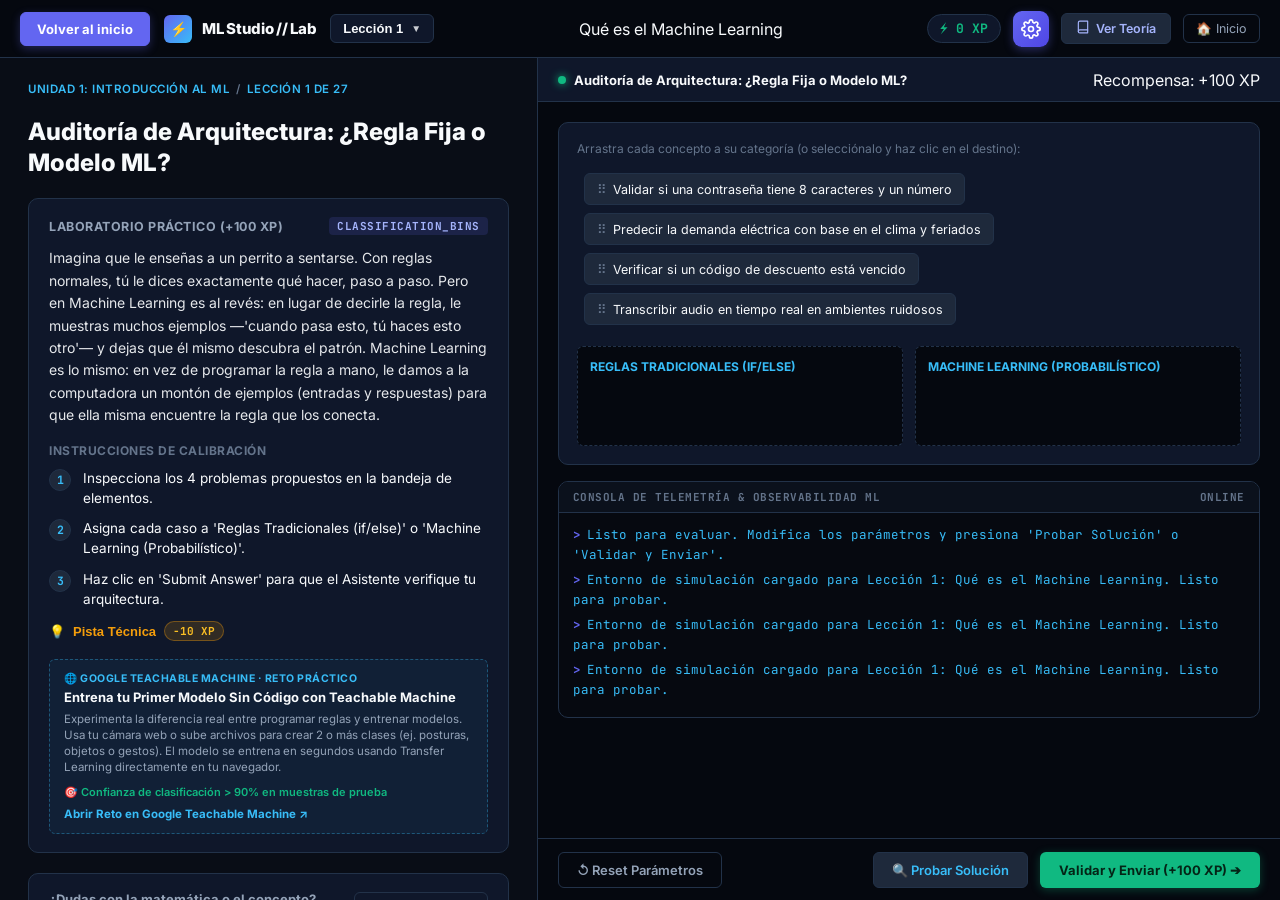
<file: practica.html>
<!DOCTYPE html>
<html lang="es">
<head>
<meta charset="UTF-8">
<meta name="viewport" content="width=device-width, initial-scale=1.0">
<title>ML Studio — Laboratorio Práctico e Interactivo</title>
<link rel="preconnect" href="https://fonts.googleapis.com">
<link rel="preconnect" href="https://fonts.gstatic.com" crossorigin>
<link href="https://fonts.googleapis.com/css2?family=Inter:wght@300;400;500;600;700;800&family=JetBrains+Mono:wght@400;500;700&display=swap" rel="stylesheet">
<link rel="stylesheet" href="styles/site.css">

<script>
  (function() {
    try {
      var t = localStorage.getItem('ml_theme') || 'dark';
      document.documentElement.setAttribute('data-theme', t);
    } catch(e) {}
  })();
</script>

<style>
:root {
  --studio-bg: #090d16;
  --studio-bg-dark: #05080f;
  --studio-surface: #0f172a;
  --studio-surface-2: #1e293b;
  --studio-surface-hover: #26354a;
  --studio-border: #223249;
  --studio-border-light: rgba(255, 255, 255, 0.1);
  --accent-indigo: #6366f1;
  --accent-indigo-hover: #4f46e5;
  --accent-indigo-soft: rgba(99, 102, 241, 0.15);
  --accent-cyan: #38bdf8;
  --accent-cyan-soft: rgba(56, 189, 248, 0.12);
  --accent-emerald: #10b981;
  --accent-emerald-hover: #059669;
  --accent-emerald-soft: rgba(16, 185, 129, 0.15);
  --accent-amber: #f59e0b;
  --accent-amber-soft: rgba(245, 158, 11, 0.15);
  --accent-red: #ef4444;
  --accent-red-soft: rgba(239, 68, 68, 0.15);
  --text-main: #f8fafc;
  --text-muted: #94a3b8;
  --text-dim: #64748b;
  --telemetry-bg: #060910;
  --telemetry-header: #0b111c;
  --telemetry-color: #a4b1cd;
  --canvas-wrapper-bg: #040810;
  --font-sans: 'Inter', -apple-system, BlinkMacSystemFont, 'Segoe UI', Roboto, sans-serif;
  --font-mono: 'JetBrains Mono', monospace;
  --radius-sm: 6px;
  --radius-md: 10px;
  --radius-lg: 14px;

  /* Aliases for legacy lab renderers */
  --bg-surface-2: var(--studio-surface-2);
  --bg-surface-hover: var(--studio-surface-hover);
  --border: var(--studio-border);
  --dc-green: var(--accent-emerald);
  --dc-green-soft: var(--accent-emerald-soft);
  --dc-red: var(--accent-red);
  --dc-red-soft: var(--accent-red-soft);
  --dc-yellow: var(--accent-amber);
  --dc-surface: var(--studio-surface-2);
  --dc-navy: var(--studio-surface);
  --dc-border: var(--studio-border);
  --dc-text-dim: var(--text-dim);
}

[data-theme="light"] {
  --studio-bg: #f8fafc;
  --studio-bg-dark: #ffffff;
  --studio-surface: #ffffff;
  --studio-surface-2: #f1f5f9;
  --studio-surface-hover: #e2e8f0;
  --studio-border: #cbd5e1;
  --studio-border-light: rgba(0, 0, 0, 0.08);
  --accent-indigo: #4f46e5;
  --accent-indigo-hover: #4338ca;
  --accent-indigo-soft: #e0e7ff;
  --accent-cyan: #0284c7;
  --accent-cyan-soft: rgba(2, 132, 199, 0.1);
  --accent-emerald: #059669;
  --accent-emerald-hover: #047857;
  --accent-emerald-soft: rgba(5, 150, 105, 0.12);
  --accent-amber: #d97706;
  --accent-amber-soft: rgba(217, 119, 6, 0.12);
  --accent-red: #dc2626;
  --accent-red-soft: rgba(220, 38, 38, 0.12);
  --text-main: #0f172a;
  --text-muted: #334155;
  --text-dim: #64748b;
  --telemetry-bg: #f8fafc;
  --telemetry-header: #e2e8f0;
  --telemetry-color: #0f172a;
  --canvas-wrapper-bg: #0b1120;

  /* Aliases for legacy lab renderers in light mode */
  --bg-surface-2: #f1f5f9;
  --bg-surface-hover: #e2e8f0;
  --border: #cbd5e1;
  --dc-green: #059669;
  --dc-green-soft: rgba(5, 150, 105, 0.12);
  --dc-red: #dc2626;
  --dc-red-soft: rgba(220, 38, 38, 0.12);
  --dc-yellow: #d97706;
  --dc-surface: #f1f5f9;
  --dc-navy: #ffffff;
  --dc-border: #cbd5e1;
  --dc-text-dim: #64748b;
}

* { box-sizing: border-box; margin: 0; padding: 0; }
html, body {
  height: 100%;
  width: 100%;
  background: var(--studio-bg);
  color: var(--text-main);
  font-family: var(--font-sans);
  overflow: hidden;
}
code, pre { font-family: var(--font-mono); }

/* TOP NAVBAR (Studio Engineering Header) */
.navbar {
  height: 58px;
  background: var(--studio-bg-dark);
  border-bottom: 1px solid var(--studio-border);
  display: flex;
  align-items: center;
  justify-content: space-between;
  padding: 0 20px;
  z-index: 1000;
  position: relative;
  flex-shrink: 0;
}

.nav-left {
  display: flex;
  align-items: center;
  gap: 14px;
}

.back-btn {
  display: inline-flex;
  align-items: center;
  justify-content: center;
  color: #ffffff;
  text-decoration: none;
  font-size: 13px;
  font-weight: 700;
  padding: 8px 16px;
  border-radius: var(--radius-sm);
  background: var(--accent-indigo);
  border: 1px solid var(--accent-indigo);
  box-shadow: 0 3px 10px rgba(99, 102, 241, 0.3);
  transition: transform 0.15s, background 0.15s, box-shadow 0.15s;
  white-space: nowrap !important;
  flex-shrink: 0;
  touch-action: manipulation;
}
.back-btn:hover {
  color: #ffffff;
  background: var(--accent-indigo-hover);
  border-color: var(--accent-indigo-hover);
  box-shadow: 0 5px 14px rgba(99, 102, 241, 0.45);
  transform: translateY(-1px);
}
.back-btn:focus-visible {
  outline: 3px solid rgba(56, 189, 248, 0.7);
  outline-offset: 2px;
}
.back-btn span {
  display: inline !important;
  color: #ffffff !important;
}

.studio-brand {
  display: flex;
  align-items: center;
  gap: 10px;
  text-decoration: none;
  color: var(--text-main);
  font-weight: 800;
  font-size: 15px;
  letter-spacing: -0.3px;
}

.brand-icon {
  width: 28px;
  height: 28px;
  background: linear-gradient(135deg, var(--accent-indigo), var(--accent-cyan));
  border-radius: var(--radius-sm);
  display: flex;
  align-items: center;
  justify-content: center;
  font-size: 14px;
  color: #fff;
  font-weight: 900;
}

.lesson-picker-btn {
  display: inline-flex;
  align-items: center;
  gap: 6px;
  background: var(--studio-surface);
  border: 1px solid var(--studio-border);
  padding: 6px 12px;
  border-radius: var(--radius-sm);
  font-size: 13px;
  font-weight: 600;
  cursor: pointer;
  color: var(--text-main);
  transition: all 0.15s;
  white-space: nowrap !important;
  flex-shrink: 0;
}
.lesson-picker-btn:hover {
  border-color: var(--accent-indigo);
  background: var(--studio-surface-2);
}
#nav-lesson-num {
  white-space: nowrap !important;
}
.lesson-picker-chevron {
  font-size: 10px;
  margin-left: 2px;
  opacity: 0.8;
}

.nav-center {
  display: flex;
  align-items: center;
  gap: 12px;
}

.nav-right {
  display: flex;
  align-items: center;
  gap: 12px;
}

.btn-theory-link {
  display: inline-flex;
  align-items: center;
  gap: 6px;
  background: var(--studio-surface-2);
  border: 1px solid var(--studio-border);
  color: #a5b4fc;
  font-size: 12.5px;
  font-weight: 600;
  padding: 6px 14px;
  border-radius: var(--radius-sm);
  text-decoration: none;
  transition: all 0.15s;
  white-space: nowrap;
  flex-shrink: 0;
  touch-action: manipulation;
}
.btn-theory-link:hover {
  background: var(--accent-indigo-soft);
  border-color: var(--accent-indigo);
  color: #fff;
}
.btn-theory-text-short {
  display: none;
}

/* Mobile Tabs Base */
.mobile-tabs {
  display: none;
}
.mobile-go-lab-wrap {
  display: none;
}

.xp-badge {
  display: flex;
  align-items: center;
  gap: 6px;
  background: var(--studio-surface);
  border: 1px solid var(--studio-border);
  padding: 5px 12px;
  border-radius: 20px;
  font-family: var(--font-mono);
  font-size: 13px;
  font-weight: 700;
  color: var(--accent-emerald);
}

.theme-toggle-btn {
  display: inline-flex;
  align-items: center;
  gap: 6px;
  background: var(--studio-surface-2);
  border: 1px solid var(--studio-border);
  color: var(--text-main);
  padding: 5px 12px;
  border-radius: 20px;
  font-family: var(--font-sans);
  font-size: 13px;
  font-weight: 600;
  cursor: pointer;
  transition: all 0.2s ease;
  -webkit-user-select: none;
  user-select: none;
  -webkit-user-select: none;
  user-select: none;
}
/* SETTINGS DROPDOWN & MODULE (Reference UI) */
.settings-dropdown-wrapper {
  position: relative;
  display: inline-flex;
  align-items: center;
  z-index: 1001;
}

.settings-btn {
  width: 36px;
  height: 36px;
  border-radius: 9px;
  background: linear-gradient(135deg, #6366f1, #4f46e5);
  color: #ffffff;
  border: none;
  cursor: pointer;
  display: flex;
  align-items: center;
  justify-content: center;
  position: relative;
  transition: transform 0.15s, box-shadow 0.15s;
  box-shadow: 0 3px 10px rgba(99, 102, 241, 0.35);
  flex-shrink: 0;
}
.settings-btn:hover {
  transform: translateY(-1px);
  box-shadow: 0 5px 14px rgba(99, 102, 241, 0.5);
}
.settings-btn:active {
  transform: translateY(0);
}


.settings-dropdown {
  position: absolute;
  top: calc(100% + 10px);
  right: 0;
  width: 275px;
  background: #182234;
  border: 1px solid rgba(255, 255, 255, 0.12);
  border-radius: 14px;
  padding: 16px;
  box-shadow: 0 25px 60px rgba(0, 0, 0, 0.75);
  z-index: 1002;
  display: none;
  flex-direction: column;
  gap: 14px;
  -webkit-backdrop-filter: blur(16px);
  backdrop-filter: blur(16px);
  animation: dropdownFadeIn 0.18s cubic-bezier(0.16, 1, 0.3, 1);
}
.settings-dropdown.open {
  display: flex;
}

@keyframes dropdownFadeIn {
  from { opacity: 0; transform: translateY(-8px) scale(0.97); }
  to { opacity: 1; transform: translateY(0) scale(1); }
}

[data-theme="light"] .settings-dropdown {
  background: #ffffff;
  border: 1px solid #cbd5e1;
  box-shadow: 0 16px 40px rgba(0, 0, 0, 0.12);
}

.settings-row {
  display: flex;
  align-items: center;
  justify-content: space-between;
  gap: 12px;
  min-height: 36px;
}

.settings-label {
  font-size: 13.5px;
  font-weight: 700;
  color: var(--text-main);
  white-space: nowrap;
}

.settings-lang-wrapper {
  position: relative;
  display: inline-flex;
  align-items: center;
}

.settings-lang-select {
  -moz-appearance: none;
  -webkit-appearance: none;
  appearance: none;
  background: #223249;
  border: 1px solid #334155;
  border-radius: 8px;
  padding: 6px 28px 6px 10px;
  font-size: 13px;
  font-weight: 600;
  color: #ffffff;
  cursor: pointer;
  outline: none;
  font-family: var(--font-sans);
  transition: border-color 0.15s, background 0.15s;
}
.settings-lang-select:hover {
  border-color: var(--accent-indigo);
}
.settings-lang-select:focus {
  border-color: var(--accent-indigo);
  box-shadow: 0 0 0 2px var(--accent-indigo-soft);
}
[data-theme="light"] .settings-lang-select {
  background: #f1f5f9;
  border: 1px solid #cbd5e1;
  color: #0f172a;
}
.settings-lang-select option {
  background: #182234;
  color: #f8fafc;
}
[data-theme="light"] .settings-lang-select option {
  background: #ffffff;
  color: #0f172a;
}

.settings-lang-arrow {
  position: absolute;
  right: 10px;
  font-size: 9px;
  color: var(--text-dim);
  pointer-events: none;
}

/* NAVBAR LANGUAGE TOGGLE BUTTON */
.nav-lang-btn {
  display: inline-flex;
  align-items: center;
  gap: 6px;
  background: var(--bg-surface-2);
  border: 1px solid var(--border);
  color: var(--text-main);
  padding: 5px 12px;
  border-radius: 20px;
  font-family: var(--font-sans);
  font-size: 13px;
  font-weight: 700;
  cursor: pointer;
  transition: all 0.2s cubic-bezier(0.16, 1, 0.3, 1);
  -webkit-user-select: none;
  user-select: none;
  -webkit-user-select: none;
  user-select: none;
}
.nav-lang-btn:hover {
  background: var(--bg-surface-hover);
  border-color: var(--accent-indigo);
  transform: translateY(-1px);
  box-shadow: 0 4px 12px rgba(0, 0, 0, 0.25);
}
.nav-lang-btn .lang-flag {
  font-size: 14px;
  line-height: 1;
}
.nav-lang-btn .lang-code {
  font-family: var(--font-mono);
  font-size: 12px;
  letter-spacing: 0.5px;
}

/* SETTINGS SEGMENTED LANGUAGE CONTROL */
.settings-lang-segmented {
  display: inline-flex;
  background: #182234;
  border: 1px solid #334155;
  border-radius: 8px;
  padding: 3px;
  gap: 3px;
}
[data-theme="light"] .settings-lang-segmented {
  background: #f1f5f9;
  border-color: #cbd5e1;
}
.lang-seg-btn {
  display: inline-flex;
  align-items: center;
  gap: 5px;
  border: none;
  background: transparent;
  color: var(--text-muted);
  font-family: var(--font-sans);
  font-size: 12px;
  font-weight: 700;
  padding: 5px 10px;
  border-radius: 6px;
  cursor: pointer;
  transition: all 0.15s ease;
}
.lang-seg-btn:hover:not(.active) {
  color: var(--text-main);
  background: rgba(255, 255, 255, 0.05);
}
[data-theme="light"] .lang-seg-btn:hover:not(.active) {
  background: rgba(0, 0, 0, 0.05);
}
.lang-seg-btn.active {
  background: var(--accent-indigo);
  color: #ffffff;
  box-shadow: 0 2px 6px rgba(99, 102, 241, 0.4);
}

/* Centered iOS-Style Theme Switch */
.settings-theme-switch {
  width: 48px;
  height: 26px;
  background: #2c3e5a;
  border: 1px solid #415574;
  border-radius: 13px;
  position: relative;
  cursor: pointer;
  padding: 0;
  margin: 0;
  box-sizing: border-box;
  outline: none;
  transition: background 0.25s, border-color 0.25s;
  display: inline-flex;
  align-items: center;
  justify-content: flex-start;
  flex-shrink: 0;
}
[data-theme="light"] .settings-theme-switch {
  background: #e2e8f0;
  border-color: #cbd5e1;
}

.theme-switch-thumb {
  width: 20px;
  height: 20px;
  background: #ffffff;
  border-radius: 50%;
  position: absolute;
  top: 2px;
  left: 2px;
  box-shadow: 0 1px 3px rgba(0,0,0,0.35);
  display: flex;
  align-items: center;
  justify-content: center;
  font-size: 11px;
  line-height: 1;
  transition: transform 0.25s cubic-bezier(0.16, 1, 0.3, 1), background 0.25s;
  pointer-events: none;
  -webkit-user-select: none;
  user-select: none;
  -webkit-user-select: none;
  user-select: none;
}

[data-theme="dark"] .theme-switch-thumb {
  transform: translateX(0px);
}
[data-theme="light"] .theme-switch-thumb {
  transform: translateX(22px);
}

.theme-toggle-label {
  margin-left: 24px;
  white-space: nowrap;
}

[data-theme="light"] .theme-toggle-label {
  margin-left: 28px;
}

.theme-toggle-icon {
  font-size: 11px;
  line-height: 1;
  display: flex;
  align-items: center;
  justify-content: center;
  width: 100%;
  height: 100%;
}

.settings-divider {
  height: 1px;
  background: var(--studio-border);
  margin: 2px 0;
}

.settings-menu-item {
  display: flex;
  align-items: center;
  gap: 12px;
  padding: 9px 10px;
  border-radius: 8px;
  cursor: pointer;
  color: var(--text-main);
  text-decoration: none;
  font-weight: 600;
  font-size: 13.5px;
  transition: background 0.15s, color 0.15s;
  margin: 0 -4px;
  -webkit-user-select: none;
  user-select: none;
  -webkit-user-select: none;
  user-select: none;
}
.settings-menu-item:hover {
  background: var(--studio-surface-hover);
  color: var(--accent-cyan);
}
.settings-item-icon {
  font-size: 17px;
  width: 20px;
  display: flex;
  align-items: center;
  justify-content: center;
  flex-shrink: 0;
}
.settings-item-text {
  flex: 1;
}
.settings-item-arrow {
  font-size: 18px;
  color: var(--text-dim);
  font-weight: 400;
}

.home-btn {
  background: none;
  border: 1px solid var(--studio-border);
  color: var(--text-muted);
  padding: 6px 12px;
  border-radius: var(--radius-sm);
  font-size: 12.5px;
  cursor: pointer;
  text-decoration: none;
  transition: all 0.15s;
}
.home-btn:hover {
  color: var(--text-main);
  border-color: var(--text-muted);
}

/* WORKBENCH (Split-Screen Studio Layout) */
.workbench {
  height: calc(100vh - 58px);
  display: grid;
  grid-template-columns: 42% 58%;
  overflow: hidden;
  position: relative;
}

/* LEFT PANE: Lab Specification & Checklist */
.left-pane {
  background: var(--studio-bg);
  border-right: 1px solid var(--studio-border);
  overflow-y: auto;
  padding: 24px 28px 60px;
  display: flex;
  flex-direction: column;
  gap: 20px;
}

.breadcrumb {
  font-size: 11.5px;
  font-weight: 600;
  text-transform: uppercase;
  letter-spacing: 0.5px;
  color: var(--accent-cyan);
  display: flex;
  align-items: center;
  gap: 6px;
}
.breadcrumb .sep { color: var(--text-dim); }

.lab-title {
  font-size: 24px;
  font-weight: 800;
  line-height: 1.3;
  color: var(--text-main);
}

/* Lab Specification Box */
.spec-card {
  background: var(--studio-surface);
  border: 1px solid var(--studio-border);
  border-radius: var(--radius-md);
  padding: 18px 20px;
}

.spec-header {
  font-size: 12.5px;
  font-weight: 700;
  text-transform: uppercase;
  letter-spacing: 0.5px;
  color: var(--text-muted);
  display: flex;
  align-items: center;
  justify-content: space-between;
  margin-bottom: 12px;
}

.spec-tag {
  font-family: var(--font-mono);
  font-size: 11px;
  background: var(--accent-indigo-soft);
  color: #a5b4fc;
  padding: 2px 8px;
  border-radius: 4px;
}

.spec-goal {
  font-size: 14px;
  line-height: 1.6;
  color: var(--text-main);
  opacity: 0.92;
  margin-bottom: 16px;
}

.checklist-title {
  font-size: 12px;
  font-weight: 700;
  text-transform: uppercase;
  letter-spacing: 0.5px;
  color: var(--text-dim);
  margin-bottom: 10px;
}

.instructions-list {
  display: flex;
  flex-direction: column;
  gap: 10px;
}

.instruction-item {
  display: flex;
  align-items: flex-start;
  gap: 12px;
  font-size: 13.5px;
  line-height: 1.5;
  color: var(--text-main);
}

.instruction-num {
  width: 22px;
  height: 22px;
  background: var(--studio-surface-2);
  border: 1px solid var(--studio-border);
  border-radius: 50%;
  display: flex;
  align-items: center;
  justify-content: center;
  font-family: var(--font-mono);
  font-size: 11.5px;
  font-weight: 700;
  color: var(--accent-cyan);
  flex-shrink: 0;
  margin-top: 1px;
}

/* Diagnostic Hint Accordion */
.hint-card {
  margin-top: 8px;
}

.hint-toggle-btn {
  background: none;
  border: none;
  color: var(--accent-amber);
  font-size: 13px;
  font-weight: 600;
  cursor: pointer;
  display: inline-flex;
  align-items: center;
  gap: 8px;
  padding: 4px 0;
  transition: opacity 0.15s ease;
}
.hint-toggle-btn:hover {
  text-decoration: none;
  opacity: 0.85;
}
.hint-cost-pill {
  display: inline-flex;
  align-items: center;
  gap: 4px;
  padding: 2px 8px;
  border-radius: 12px;
  font-size: 11px;
  font-weight: 700;
  font-family: var(--font-mono);
  background: rgba(245, 158, 11, 0.15);
  color: #fbbf24;
  border: 1px solid rgba(245, 158, 11, 0.35);
  transition: all 0.2s ease;
}
.hint-cost-pill.unlocked {
  background: rgba(16, 185, 129, 0.15);
  color: #34d399;
  border-color: rgba(16, 185, 129, 0.35);
}
[data-theme="light"] .hint-cost-pill {
  background: #fef3c7;
  color: #b45309;
  border-color: #fcd34d;
}
[data-theme="light"] .hint-cost-pill.unlocked {
  background: #d1fae5;
  color: #047857;
  border-color: #a7f3d0;
}

.hint-content {
  display: none;
  background: var(--studio-surface-2);
  border: 1px solid var(--studio-border);
  border-left: 3px solid var(--accent-amber);
  border-radius: var(--radius-sm);
  padding: 12px 16px;
  margin-top: 8px;
  font-size: 13px;
  line-height: 1.6;
  color: var(--text-main);
  opacity: 0.92;
}
.hint-content.open { display: block; }

/* Theory Shortcut Card */
.theory-shortcut-card {
  background: var(--studio-surface);
  border: 1px solid var(--studio-border);
  border-radius: var(--radius-md);
  padding: 16px 20px;
  display: flex;
  align-items: center;
  justify-content: space-between;
  gap: 12px;
}

.shortcut-text {
  font-size: 13px;
  color: var(--text-muted);
  line-height: 1.4;
}

/* RIGHT PANE: Interactive Arena & ML Diagnostics Console */
.right-pane {
  background: var(--studio-bg-dark);
  display: flex;
  flex-direction: column;
  overflow: hidden;
  height: 100%;
}

.workspace-header {
  height: 44px;
  background: var(--studio-surface);
  border-bottom: 1px solid var(--studio-border);
  display: flex;
  align-items: center;
  justify-content: space-between;
  padding: 0 20px;
  flex-shrink: 0;
}

.workspace-title {
  display: flex;
  align-items: center;
  gap: 8px;
  font-size: 13px;
  font-weight: 700;
  color: var(--text-main);
}

.status-dot {
  width: 8px;
  height: 8px;
  border-radius: 50%;
  background: var(--accent-emerald);
  box-shadow: 0 0 8px var(--accent-emerald);
}

.workspace-content {
  flex: 1;
  overflow-y: auto;
  padding: 20px;
  display: flex;
  flex-direction: column;
  gap: 16px;
}

/* Simulator Arena */
.interactive-arena-card {
  background: var(--studio-surface);
  border: 1px solid var(--studio-border);
  border-radius: var(--radius-md);
  padding: 18px;
  position: relative;
}

/* ML Observability Console */
.telemetry-card {
  background: var(--telemetry-bg);
  border: 1px solid var(--studio-border);
  border-radius: var(--radius-md);
  overflow: hidden;
  font-family: var(--font-mono);
  font-size: 12.5px;
  display: flex;
  flex-direction: column;
  min-height: 160px;
}

.telemetry-header {
  background: var(--telemetry-header);
  padding: 8px 14px;
  border-bottom: 1px solid var(--studio-border);
  font-size: 11px;
  font-weight: 700;
  text-transform: uppercase;
  color: var(--text-dim);
  display: flex;
  align-items: center;
  justify-content: space-between;
  letter-spacing: 0.5px;
}

.telemetry-body {
  padding: 12px 14px;
  line-height: 1.6;
  color: var(--telemetry-color);
  overflow-y: auto;
  flex: 1;
}

.telemetry-line {
  margin-bottom: 5px;
  word-break: break-word;
}
.telemetry-line.success { color: var(--accent-emerald); }
.telemetry-line.warning { color: var(--accent-amber); }
.telemetry-line.error { color: var(--accent-red); }
.telemetry-line.info { color: var(--accent-cyan); }
.telemetry-prompt { color: var(--accent-indigo); font-weight: 700; margin-right: 6px; }

/* BOTTOM ACTION TOOLBAR */
.studio-footer {
  height: 62px;
  background: var(--studio-bg-dark);
  border-top: 1px solid var(--studio-border);
  padding: 0 20px;
  display: flex;
  align-items: center;
  justify-content: space-between;
  flex-shrink: 0;
}

.footer-left { display: flex; gap: 10px; }
.footer-right { display: flex; gap: 12px; align-items: center; }

.btn {
  font-family: var(--font-sans);
  font-size: 13px;
  font-weight: 600;
  padding: 9px 18px;
  border-radius: var(--radius-sm);
  cursor: pointer;
  display: inline-flex;
  align-items: center;
  gap: 8px;
  transition: all 0.15s;
  text-decoration: none;
  border: 1px solid transparent;
}

.btn-ghost {
  background: transparent;
  border-color: var(--studio-border);
  color: var(--text-muted);
}
.btn-ghost:hover {
  color: var(--text-main);
  border-color: var(--text-muted);
}

.btn-run {
  background: var(--studio-surface-2);
  border-color: var(--studio-border);
  color: var(--accent-cyan);
}
.btn-run:hover {
  background: var(--studio-surface-hover);
  border-color: var(--accent-cyan);
}

.btn-submit {
  background: var(--accent-emerald);
  color: #042416;
  font-weight: 700;
  box-shadow: 0 2px 10px rgba(16, 185, 129, 0.3);
}
.btn-submit:hover {
  background: var(--accent-emerald-hover);
  transform: translateY(-1px);
}

/* LAB CONTROLS & CHIPS STYLING */
.chip-group {
  display: flex;
  flex-wrap: wrap;
  gap: 8px;
  margin: 10px 0;
}

.interactive-chip {
  background: var(--studio-surface-2);
  border: 1px solid var(--studio-border);
  color: var(--text-main);
  padding: 7px 12px;
  border-radius: var(--radius-sm);
  font-size: 12.5px;
  cursor: pointer;
  -webkit-user-select: none;
  user-select: none;
  -webkit-user-select: none;
  user-select: none;
  transition: all 0.15s;
}
.interactive-chip:hover {
  border-color: var(--accent-indigo);
  background: var(--studio-surface-hover);
}
.interactive-chip.selected {
  border-color: #818cf8;
  background: rgba(99, 102, 241, 0.22);
  color: #f8fafc;
  font-weight: 600;
}
.interactive-chip[draggable="true"] {
  cursor: grab;
}
.interactive-chip[draggable="true"]:active {
  cursor: grabbing;
}
.interactive-chip.dragging {
  cursor: grabbing;
  opacity: 0.45;
  border-style: dashed;
  border-color: var(--accent-cyan);
  transform: scale(0.98);
}
.chip-grip {
  display: inline-flex;
  align-items: center;
  justify-content: center;
  margin-right: 6px;
  font-size: 13px;
  color: var(--text-dim);
  pointer-events: none;
  -webkit-user-select: none;
  user-select: none;
  transition: color 0.15s;
}
.interactive-chip:hover .chip-grip {
  color: var(--accent-cyan);
}

#unassigned-chips {
  min-height: 44px;
  padding: 6px;
  border-radius: var(--radius-sm);
  border: 1px dashed transparent;
  transition: all 0.2s ease;
}
#unassigned-chips.drag-over {
  border-color: var(--accent-indigo);
  background: rgba(99, 102, 241, 0.08);
}

.category-grid {
  display: grid;
  grid-template-columns: repeat(auto-fit, minmax(200px, 1fr));
  gap: 12px;
  margin-top: 14px;
}

.category-col {
  background: var(--studio-bg-dark);
  border: 1px dashed var(--studio-border);
  border-radius: var(--radius-sm);
  padding: 12px;
  min-height: 100px;
  cursor: pointer;
  transition: border-color 0.15s, background 0.15s, box-shadow 0.15s, transform 0.15s;
}
.category-col:hover { border-color: var(--accent-indigo); }
.category-col.drag-over {
  border-color: var(--accent-cyan) !important;
  background: rgba(56, 189, 248, 0.1) !important;
  box-shadow: 0 0 14px rgba(56, 189, 248, 0.25);
  transform: translateY(-2px);
}
.category-col-title {
  font-size: 12px;
  font-weight: 700;
  color: var(--accent-cyan);
  margin-bottom: 8px;
  text-transform: uppercase;
}
.category-items {
  display: flex;
  flex-direction: column;
  gap: 6px;
}

/* Interactive Filter: Quiz-style cards */
.filter-lab-container {
  display: flex;
  flex-direction: column;
  gap: 14px;
  width: 100%;
  max-width: 680px;
  margin: 0 auto;
}

.filter-lab-header {
  display: flex;
  align-items: center;
  justify-content: space-between;
  padding: 12px 18px;
  background: var(--studio-surface);
  border: 1.5px solid var(--studio-border);
  border-radius: var(--radius-md);
  gap: 12px;
  flex-wrap: wrap;
}

.filter-header-rule {
  display: flex;
  align-items: center;
  gap: 8px;
  font-size: 13px;
  color: var(--text-muted);
  flex-wrap: wrap;
}

.filter-rule-badge {
  display: inline-flex;
  align-items: center;
  gap: 4px;
  padding: 3px 8px;
  background: var(--accent-indigo-soft);
  border: 1px solid rgba(99, 102, 241, 0.3);
  border-radius: var(--radius-sm);
  color: var(--accent-indigo);
  font-family: var(--font-mono);
  font-size: 11.5px;
  font-weight: 600;
}

.filter-counter-badge {
  display: inline-flex;
  align-items: center;
  padding: 4px 12px;
  border-radius: 9999px;
  background: rgba(255, 255, 255, 0.06);
  border: 1.5px solid var(--studio-border);
  font-size: 12.5px;
  font-weight: 700;
  color: var(--text-main);
  font-family: var(--font-mono);
}

.filter-cards-list {
  display: flex;
  flex-direction: column;
  gap: 10px;
  width: 100%;
}

.filter-option-card {
  display: flex;
  align-items: center;
  gap: 14px;
  padding: 13px 18px;
  background: var(--studio-surface-2);
  border: 1.5px solid var(--studio-border);
  border-radius: var(--radius-md);
  color: var(--text-main);
  font-family: var(--font-sans);
  font-size: 14px;
  cursor: pointer;
  transition: all 0.2s cubic-bezier(0.16, 1, 0.3, 1);
  -webkit-user-select: none;
  user-select: none;
  position: relative;
  width: 100%;
  box-sizing: border-box;
  outline: none;
}

.filter-option-card:hover:not(.correct):not(.wrong) {
  background: var(--studio-surface-hover);
  border-color: var(--accent-indigo);
  transform: translateY(-2px);
  box-shadow: 0 4px 14px rgba(0, 0, 0, 0.25);
}

.filter-option-card:hover:not(.correct):not(.wrong) .filter-card-id {
  background: var(--accent-indigo);
  color: #ffffff;
  border-color: var(--accent-indigo);
}

/* SELECTED STATE */
.filter-option-card.selected:not(.correct):not(.wrong) {
  border-color: var(--accent-indigo) !important;
  background: rgba(99, 102, 241, 0.12) !important;
  box-shadow: 0 0 14px rgba(99, 102, 241, 0.25);
}

.filter-option-card.selected:not(.correct):not(.wrong) .filter-card-id {
  background: var(--accent-indigo);
  color: #ffffff;
  border-color: var(--accent-indigo);
}

/* CARD ID BADGE (like .quiz-option-letter) */
.filter-card-id {
  width: 34px;
  height: 34px;
  border-radius: 8px;
  background: rgba(255, 255, 255, 0.05);
  border: 1.5px solid var(--studio-border);
  display: flex;
  align-items: center;
  justify-content: center;
  font-family: var(--font-mono);
  font-size: 13px;
  font-weight: 700;
  color: var(--text-muted);
  flex-shrink: 0;
  transition: all 0.2s ease;
}

/* CARD CONTENT INFO */
.filter-card-content {
  flex: 1;
  display: flex;
  align-items: center;
  justify-content: space-between;
  gap: 12px;
  min-width: 0;
}

.filter-card-var {
  font-weight: 700;
  font-size: 14.5px;
  color: var(--text-main);
  letter-spacing: 0.2px;
}

.filter-card-meta {
  display: flex;
  align-items: center;
  gap: 8px;
  flex-wrap: wrap;
}

.filter-pill {
  display: inline-flex;
  align-items: center;
  gap: 4px;
  padding: 4px 10px;
  border-radius: 6px;
  font-size: 12px;
  font-weight: 500;
}

.filter-pill-pkg {
  background: rgba(255, 255, 255, 0.05);
  border: 1px solid var(--studio-border);
  color: var(--text-muted);
}

.filter-pill-price {
  background: rgba(16, 185, 129, 0.1);
  border: 1px solid rgba(16, 185, 129, 0.3);
  color: var(--accent-emerald);
  font-family: var(--font-mono);
  font-weight: 700;
}

/* CHECKBOX INDICATOR (like .quiz-option-indicator) */
.filter-card-indicator {
  width: 24px;
  height: 24px;
  border-radius: 6px;
  border: 1.5px solid var(--studio-border);
  display: flex;
  align-items: center;
  justify-content: center;
  font-size: 13px;
  font-weight: 900;
  flex-shrink: 0;
  transition: all 0.2s cubic-bezier(0.16, 1, 0.3, 1);
  background: rgba(255, 255, 255, 0.03);
}

.filter-option-card.selected .filter-card-indicator {
  border-color: var(--accent-indigo) !important;
  background: var(--accent-indigo) !important;
  color: #ffffff !important;
}

.filter-option-card.selected .filter-card-indicator::after {
  content: "✓";
}

/* CORRECT STATE */
.filter-option-card.correct {
  background: rgba(16, 185, 129, 0.14) !important;
  border-color: var(--accent-emerald) !important;
  color: #ffffff !important;
  box-shadow: 0 0 16px rgba(16, 185, 129, 0.25);
}

.filter-option-card.correct .filter-card-id {
  background: var(--accent-emerald) !important;
  color: #000000 !important;
  border-color: var(--accent-emerald) !important;
  font-weight: 900;
}

.filter-option-card.correct .filter-card-indicator {
  border-color: var(--accent-emerald) !important;
  background: var(--accent-emerald) !important;
  color: #000000 !important;
}
.filter-option-card.correct .filter-card-indicator::after {
  content: "✓";
  font-weight: 900;
}

/* WRONG STATE */
.filter-option-card.wrong {
  background: rgba(239, 68, 68, 0.14) !important;
  border-color: #ef4444 !important;
  color: #ffffff !important;
  box-shadow: 0 0 16px rgba(239, 68, 68, 0.25);
  animation: chipShake 0.4s ease;
}

.filter-option-card.wrong .filter-card-id {
  background: #ef4444 !important;
  color: #ffffff !important;
  border-color: #ef4444 !important;
}

.filter-option-card.wrong .filter-card-indicator {
  border-color: #ef4444 !important;
  background: #ef4444 !important;
  color: #ffffff !important;
}
.filter-option-card.wrong .filter-card-indicator::after {
  content: "✕";
  font-weight: 900;
}

.sort-container {
  display: flex;
  flex-direction: column;
  gap: 10px;
  -webkit-user-select: none;
  user-select: none;
  -webkit-user-select: none;
  user-select: none;
}
.sort-slot {
  background: var(--studio-surface-2);
  border: 1px solid var(--studio-border);
  border-radius: var(--radius-sm);
  padding: 12px 16px;
  display: flex;
  align-items: center;
  gap: 14px;
  font-size: 13.5px;
  cursor: grab;
  transition: transform 0.15s ease, border-color 0.15s ease, background 0.15s ease, opacity 0.15s ease;
}
.sort-slot:hover {
  border-color: var(--accent-indigo);
  background: var(--studio-surface-hover);
}
.sort-slot:active, .sort-slot.dragging {
  cursor: grabbing;
  opacity: 0.45;
  border: 1.5px dashed var(--accent-cyan);
}
.sort-slot.drag-over {
  border-color: var(--accent-cyan);
  background: rgba(56, 189, 248, 0.12);
  transform: translateY(-2px);
  box-shadow: 0 4px 12px rgba(56, 189, 248, 0.2);
}
.sort-grip {
  font-size: 18px;
  color: var(--text-dim);
  cursor: grab;
  display: flex;
  align-items: center;
  justify-content: center;
  width: 24px;
  height: 24px;
  flex-shrink: 0;
  border-radius: 4px;
  transition: color 0.15s;
}
.sort-slot:hover .sort-grip {
  color: var(--accent-cyan);
}
.sort-num {
  font-family: var(--font-mono);
  font-weight: 700;
  color: var(--accent-cyan);
}

.controls-grid {
  display: grid;
  grid-template-columns: repeat(auto-fit, minmax(180px, 1fr));
  gap: 14px;
  margin-top: 10px;
}
.control-item {
  display: flex;
  flex-direction: column;
  gap: 6px;
}
.control-label {
  display: flex;
  justify-content: space-between;
  font-size: 12px;
  color: var(--text-muted);
}
/* Enhanced Range Sliders & Draggable Controls */
input[type="range"] {
  -webkit-appearance: none;
  appearance: none;
  width: 100%;
  height: 8px;
  background: var(--studio-surface-2);
  border: 1px solid var(--studio-border);
  border-radius: 4px;
  outline: none;
  cursor: grab;
  touch-action: none;
  margin: 8px 0;
  transition: background 0.15s ease, border-color 0.15s ease;
}
input[type="range"]:active {
  cursor: grabbing;
}
input[type="range"]::-webkit-slider-thumb {
  -webkit-appearance: none;
  appearance: none;
  width: 22px;
  height: 22px;
  border-radius: 50%;
  background: var(--accent-indigo, #6366f1);
  border: 2.5px solid #ffffff;
  box-shadow: 0 2px 6px rgba(0, 0, 0, 0.4), 0 0 0 2px rgba(99, 102, 241, 0.35);
  cursor: grab;
  transition: transform 0.12s ease, box-shadow 0.15s ease;
}
input[type="range"]::-webkit-slider-thumb:hover {
  transform: scale(1.15);
  box-shadow: 0 3px 10px rgba(0, 0, 0, 0.5), 0 0 0 4px rgba(99, 102, 241, 0.45);
}
input[type="range"]:active::-webkit-slider-thumb {
  cursor: grabbing;
  transform: scale(1.25);
  box-shadow: 0 2px 12px rgba(99, 102, 241, 0.7), 0 0 0 5px rgba(99, 102, 241, 0.35);
}
input[type="range"]::-moz-range-thumb {
  width: 22px;
  height: 22px;
  border-radius: 50%;
  background: var(--accent-indigo, #6366f1);
  border: 2.5px solid #ffffff;
  box-shadow: 0 2px 6px rgba(0, 0, 0, 0.4);
  cursor: grab;
}

[data-theme="light"] input[type="range"] {
  background: #e2e8f0;
  border-color: #cbd5e1;
}
[data-theme="light"] input[type="range"]::-webkit-slider-thumb {
  background: #4f46e5;
  border-color: #ffffff;
  box-shadow: 0 2px 6px rgba(0, 0, 0, 0.2), 0 0 0 2px rgba(79, 70, 229, 0.3);
}

/* Stepper Buttons for Sliders */
.slider-step-btn {
  display: inline-flex;
  align-items: center;
  justify-content: center;
  width: 26px;
  height: 26px;
  border-radius: 6px;
  background: var(--studio-surface-2);
  border: 1px solid var(--studio-border);
  color: var(--text-main);
  font-size: 14px;
  font-weight: 700;
  line-height: 1;
  cursor: pointer;
  transition: all 0.15s ease;
  -webkit-user-select: none;
  user-select: none;
  -webkit-user-select: none;
  user-select: none;
  -webkit-user-select: none;
  user-select: none;
}
.slider-step-btn:hover {
  background: var(--accent-indigo-soft);
  border-color: var(--accent-indigo);
  color: var(--accent-indigo);
  transform: scale(1.08);
}
.slider-step-btn:active {
  transform: scale(0.95);
}
[data-theme="light"] .slider-step-btn {
  background: #f1f5f9;
  border-color: #cbd5e1;
  color: #0f172a;
}
[data-theme="light"] .slider-step-btn:hover {
  background: #e0e7ff;
  border-color: #6366f1;
  color: #4f46e5;
}

/* Custom Interactive Draggable Track & Thumb */
.custom-slider-container {
  position: relative;
  width: 100%;
  padding: 12px 0 22px 0;
  cursor: pointer;
  touch-action: none;
  -webkit-user-select: none;
  user-select: none;
  -webkit-user-select: none;
  user-select: none;
}
.custom-slider-track {
  position: relative;
  width: 100%;
  height: 8px;
  background: var(--studio-surface-2);
  border: 1px solid var(--studio-border);
  border-radius: 4px;
  overflow: hidden;
}
.custom-slider-fill {
  position: absolute;
  left: 0;
  top: 0;
  height: 100%;
  width: 0%;
  background: linear-gradient(90deg, #6366f1, #4f46e5);
  border-radius: 3px;
  pointer-events: none;
}
[data-theme="light"] .custom-slider-track {
  background: #e2e8f0;
  border-color: #cbd5e1;
}
.custom-slider-thumb {
  position: absolute;
  top: 16px;
  left: 0%;
  width: 24px;
  height: 24px;
  margin-left: -12px;
  margin-top: -12px;
  border-radius: 50%;
  background: #4f46e5;
  border: 3px solid #ffffff;
  box-shadow: 0 3px 10px rgba(0, 0, 0, 0.4), 0 0 0 2px rgba(99, 102, 241, 0.4);
  cursor: grab;
  z-index: 5;
  display: flex;
  align-items: center;
  justify-content: center;
  transition: transform 0.1s ease, box-shadow 0.15s ease;
}
.custom-slider-thumb:hover {
  transform: scale(1.15);
  box-shadow: 0 4px 14px rgba(0, 0, 0, 0.5), 0 0 0 4px rgba(99, 102, 241, 0.45);
}
.custom-slider-thumb.dragging,
.custom-slider-thumb:active {
  cursor: grabbing;
  transform: scale(1.25);
  box-shadow: 0 4px 16px rgba(79, 70, 229, 0.6), 0 0 0 6px rgba(99, 102, 241, 0.3);
}
.custom-slider-thumb-dot {
  width: 6px;
  height: 6px;
  border-radius: 50%;
  background: #ffffff;
}

/* Custom Slider Step Ticks */
.custom-slider-ticks {
  position: absolute;
  top: 26px;
  left: 0;
  width: 100%;
  display: flex;
  justify-content: space-between;
  padding: 0 2px;
  pointer-events: auto;
}
.custom-slider-tick {
  font-family: var(--font-mono);
  font-size: 11px;
  font-weight: 700;
  color: var(--text-dim);
  padding: 2px 7px;
  border-radius: 4px;
  cursor: pointer;
  transition: all 0.15s ease;
  -webkit-user-select: none;
  user-select: none;
  -webkit-user-select: none;
  user-select: none;
}
.custom-slider-tick:hover {
  color: var(--text-main);
  background: var(--studio-surface-hover);
}
.custom-slider-tick.active {
  color: #ffffff;
  background: var(--accent-indigo);
  box-shadow: 0 1px 4px rgba(99, 102, 241, 0.4);
}
[data-theme="light"] .custom-slider-tick.active {
  background: #4f46e5;
  color: #ffffff;
}
[data-theme="light"] .custom-slider-tick {
  color: #64748b;
}

.canvas-wrapper {
  width: 100%;
  display: flex;
  justify-content: center;
  align-items: center;
  background: var(--canvas-wrapper-bg);
  border-radius: var(--radius-sm);
  border: 1px solid var(--studio-border);
  margin-bottom: 10px;
  overflow: hidden;
}
canvas { display: block; max-width: 100%; height: auto; }

.matrix-grid {
  display: grid;
  grid-template-columns: 100px 1fr 1fr;
  gap: 6px;
  text-align: center;
  font-size: 12px;
  margin-bottom: 12px;
}
.matrix-cell {
  background: var(--studio-surface-2);
  border: 1px solid var(--studio-border);
  border-radius: 4px;
  padding: 10px;
  display: flex;
  flex-direction: column;
  gap: 4px;
}
.matrix-val {
  font-size: 18px;
  font-family: var(--font-mono);
  font-weight: 800;
  color: var(--text-main);
}
.matrix-cell.tp { border-color: var(--accent-emerald); }
.matrix-cell.fn { border-color: var(--accent-amber); }
.matrix-cell.fp { border-color: var(--accent-amber); }
.matrix-cell.tn { border-color: var(--accent-emerald); }

/* HUD SUCCESS MODAL */
.hud-toast {
  position: fixed;
  bottom: 80px;
  right: 24px;
  background: rgba(15, 23, 42, 0.95);
  border: 1px solid var(--accent-emerald);
  box-shadow: 0 0 25px rgba(16, 185, 129, 0.25);
  border-radius: var(--radius-md);
  padding: 20px 24px;
  max-width: 380px;
  display: none;
  z-index: 150;
  -webkit-backdrop-filter: blur(10px);
  backdrop-filter: blur(10px);
}
.hud-toast.show {
  display: block;
  animation: slideUp 0.3s ease;
}
@keyframes slideUp {
  from { transform: translateY(20px); opacity: 0; }
  to { transform: translateY(0); opacity: 1; }
}

/* CURRICULUM DRAWER MODAL */
.modal-backdrop {
  position: fixed;
  top: 0; left: 0; width: 100%; height: 100%;
  background: rgba(0, 0, 0, 0.75);
  -webkit-backdrop-filter: blur(6px);
  backdrop-filter: blur(6px);
  display: none;
  align-items: center;
  justify-content: center;
  z-index: 200;
  padding: 20px;
}
.modal-backdrop.open { display: flex; }

.modal-card {
  background: var(--studio-surface);
  border: 1px solid var(--studio-border);
  border-radius: var(--radius-lg);
  max-width: 640px;
  width: 100%;
  max-height: 80vh;
  display: flex;
  flex-direction: column;
  overflow: hidden;
  box-shadow: 0 16px 40px rgba(0, 0, 0, 0.6);
}

.modal-header {
  padding: 16px 22px;
  background: var(--studio-bg-dark);
  border-bottom: 1px solid var(--studio-border);
  display: flex;
  align-items: center;
  justify-content: space-between;
}
.modal-title {
  font-size: 16px;
  font-weight: 700;
}
.modal-close-btn {
  padding: 4px 8px;
}
.modal-body {
  padding: 16px 22px;
  overflow-y: auto;
  display: flex;
  flex-direction: column;
  gap: 16px;
}

.drawer-unit-title {
  font-size: 13px;
  font-weight: 700;
  color: #818cf8;
  margin-bottom: 8px;
}
.drawer-lesson-row {
  display: flex;
  align-items: center;
  justify-content: space-between;
  padding: 8px 12px;
  border-radius: var(--radius-sm);
  background: var(--studio-surface-2);
  margin-bottom: 6px;
  cursor: pointer;
  font-size: 13px;
  transition: background 0.15s;
}
.drawer-lesson-row:hover { background: var(--studio-surface-hover); }
.drawer-lesson-row.active {
  border: 1px solid var(--accent-indigo);
  background: var(--accent-indigo-soft);
}

/* LAB BUTTONS & UTILITIES (Universal compatibility across labs) */
.dc-btn {
  font-family: var(--font-sans);
  font-size: 12.5px;
  font-weight: 600;
  padding: 7px 14px;
  border-radius: var(--radius-sm);
  cursor: pointer;
  display: inline-flex;
  align-items: center;
  justify-content: center;
  gap: 6px;
  border: 1px solid transparent;
  transition: all 0.15s ease;
  -webkit-user-select: none;
  user-select: none;
}
.dc-btn-ghost {
  background: var(--studio-surface-2);
  border-color: var(--studio-border);
  color: var(--text-main);
}
.dc-btn-ghost:hover {
  border-color: var(--accent-indigo);
  background: var(--studio-surface-hover);
}
.dc-btn-secondary {
  background: var(--accent-indigo-soft);
  border-color: var(--accent-indigo);
  color: var(--accent-indigo);
}
.dc-btn-secondary:hover {
  background: var(--accent-indigo);
  color: #ffffff;
}
.dc-btn-submit {
  background: var(--accent-emerald);
  border-color: var(--accent-emerald);
  color: #ffffff;
  font-weight: 700;
}
.dc-btn-submit:hover {
  background: var(--accent-emerald-hover);
}

.progress-bar-bg {
  background: var(--studio-surface-2);
  border: 1px solid var(--studio-border-light);
  height: 8px;
  border-radius: 4px;
  overflow: hidden;
}

/* ===============================================================
   COMPREHENSIVE LIGHT THEME RULES FOR PRACTICA / STUDIO
   =============================================================== */
[data-theme="light"] .spec-card,
[data-theme="light"] .theory-shortcut-card,
[data-theme="light"] .interactive-arena-card {
  background: #ffffff;
  border-color: #cbd5e1;
  box-shadow: 0 1px 3px rgba(0, 0, 0, 0.04);
}

[data-theme="light"] .spec-tag {
  background: #e0e7ff;
  color: #3730a3;
  font-weight: 700;
}

[data-theme="light"] .instruction-num {
  background: #f1f5f9;
  border-color: #cbd5e1;
  color: #0284c7;
}

[data-theme="light"] .hint-content {
  background: #fffbeb;
  border-color: #fde68a;
  border-left: 3px solid #d97706;
  color: #78350f;
}

[data-theme="light"] .btn-theory-link {
  background: #ffffff;
  border-color: #cbd5e1;
  color: #4338ca;
}
[data-theme="light"] .btn-theory-link:hover {
  background: #e0e7ff;
  border-color: #6366f1;
  color: #1e1b4b;
}

[data-theme="light"] .xp-badge {
  background: #ecfdf5;
  border-color: #a7f3d0;
  color: #047857;
}

/* Chips & Categories (Classification Bins, Recommender, Tokenizer, Sentiment) */
[data-theme="light"] .interactive-chip {
  background: #ffffff;
  border-color: #cbd5e1;
  color: #0f172a;
  box-shadow: 0 1px 2px rgba(0, 0, 0, 0.04);
}
[data-theme="light"] .interactive-chip:hover {
  border-color: #6366f1;
  background: #f8fafc;
  color: #1e1b4b;
}
[data-theme="light"] .interactive-chip.selected {
  background: #e0e7ff !important;
  border-color: #6366f1 !important;
  color: #1e1b4b !important;
  font-weight: 700;
  box-shadow: 0 1px 4px rgba(99, 102, 241, 0.18);
}
[data-theme="light"] .chip-grip {
  color: #64748b;
}
[data-theme="light"] .interactive-chip:hover .chip-grip,
[data-theme="light"] .interactive-chip.selected .chip-grip {
  color: #4338ca;
}

[data-theme="light"] .category-col {
  background: #f8fafc;
  border: 1.5px dashed #cbd5e1;
}
[data-theme="light"] .category-col:hover {
  border-color: #4f46e5;
  background: #ffffff;
}
[data-theme="light"] .category-col.drag-over {
  border-color: #0284c7 !important;
  background: #f0f9ff !important;
  box-shadow: 0 0 14px rgba(2, 132, 199, 0.25);
}
[data-theme="light"] .category-col-title {
  color: #0369a1;
  font-weight: 800;
  border-bottom: 1px solid #e2e8f0;
}
[data-theme="light"] #unassigned-chips {
  background: #f8fafc;
  border: 1px dashed #e2e8f0;
}
[data-theme="light"] #unassigned-chips.drag-over {
  border-color: #4f46e5;
  background: #eef2ff;
}

/* Sequence Sorter */
[data-theme="light"] .sort-slot {
  background: #ffffff;
  border-color: #cbd5e1;
  color: #0f172a;
  box-shadow: 0 1px 3px rgba(0, 0, 0, 0.04);
}
[data-theme="light"] .sort-slot:hover {
  background: #f8fafc;
  border-color: #6366f1;
}
[data-theme="light"] .sort-slot.drag-over {
  border-color: #0284c7;
  background: #f0f9ff;
  box-shadow: 0 4px 12px rgba(2, 132, 199, 0.2);
}
[data-theme="light"] .sort-num {
  color: #0284c7;
}
[data-theme="light"] .sort-grip {
  color: #94a3b8;
}
[data-theme="light"] .sort-slot:hover .sort-grip {
  color: #0284c7;
}

/* Lab Controls, Inputs, Tables & Buttons */
[data-theme="light"] input[type="text"],
[data-theme="light"] input[type="number"],
[data-theme="light"] .lab-input {
  background: #ffffff !important;
  border: 1px solid #cbd5e1 !important;
  color: #0f172a !important;
}
[data-theme="light"] input[type="text"]:focus,
[data-theme="light"] input[type="number"]:focus {
  border-color: #0284c7 !important;
  box-shadow: 0 0 0 2px rgba(2, 132, 199, 0.15);
}

[data-theme="light"] .matrix-cell {
  background: #f8fafc;
  border-color: #cbd5e1;
}
[data-theme="light"] .matrix-val {
  color: #0f172a;
}
[data-theme="light"] .progress-bar-bg {
  background: #e2e8f0;
}

[data-theme="light"] table tr {
  border-bottom-color: #e2e8f0 !important;
}
[data-theme="light"] table th {
  color: #0369a1 !important;
}
[data-theme="light"] table td {
  color: #0f172a !important;
}

/* Interactive Filter Light Theme Overrides */
[data-theme="light"] .filter-lab-header {
  background: #f8fafc;
  border-color: #e2e8f0;
}

[data-theme="light"] .filter-header-rule {
  color: #475569;
}

[data-theme="light"] .filter-rule-badge {
  background: #eef2ff;
  border-color: #c7d2fe;
  color: #4338ca;
}

[data-theme="light"] .filter-counter-badge {
  background: #ffffff;
  border-color: #cbd5e1;
  color: #0f172a;
}

[data-theme="light"] .filter-option-card {
  background: #ffffff;
  border-color: #cbd5e1;
  color: #0f172a;
  box-shadow: 0 1px 3px rgba(0, 0, 0, 0.03);
}

[data-theme="light"] .filter-option-card:hover:not(.correct):not(.wrong) {
  background: #f8fafc;
  border-color: #4f46e5;
  box-shadow: 0 4px 12px rgba(79, 70, 229, 0.12);
}

[data-theme="light"] .filter-option-card.selected:not(.correct):not(.wrong) {
  border-color: #4f46e5 !important;
  background: #f5f3ff !important;
  box-shadow: 0 0 12px rgba(79, 70, 229, 0.15);
}

[data-theme="light"] .filter-card-id {
  background: #f1f5f9;
  border-color: #cbd5e1;
  color: #475569;
}

[data-theme="light"] .filter-card-var {
  color: #0f172a;
}

[data-theme="light"] .filter-pill-pkg {
  background: #f1f5f9;
  border-color: #e2e8f0;
  color: #334155;
  font-weight: 600;
}

[data-theme="light"] .filter-pill-price {
  background: #ecfdf5;
  border-color: #a7f3d0;
  color: #047857;
}

[data-theme="light"] .filter-card-indicator {
  border-color: #cbd5e1;
  background: #f8fafc;
}

[data-theme="light"] .filter-option-card.selected .filter-card-indicator {
  border-color: #4f46e5 !important;
  background: #4f46e5 !important;
  color: #ffffff !important;
}

[data-theme="light"] .filter-option-card.correct {
  color: #065f46 !important;
  background: #ecfdf5 !important;
  border-color: #10b981 !important;
}

[data-theme="light"] .filter-option-card.wrong {
  color: #991b1b !important;
  background: #fef2f2 !important;
  border-color: #ef4444 !important;
}

[data-theme="light"] .dc-btn-ghost {
  background: #ffffff;
  border-color: #cbd5e1;
  color: #0f172a;
}
[data-theme="light"] .dc-btn-ghost:hover {
  background: #f1f5f9;
  border-color: #6366f1;
}
[data-theme="light"] .dc-btn-secondary {
  background: #e0e7ff;
  border-color: #6366f1;
  color: #312e81;
}
[data-theme="light"] .dc-btn-secondary:hover {
  background: #4f46e5;
  color: #ffffff;
}

[data-theme="light"] .hud-toast {
  background: #ffffff;
  border: 1px solid #059669;
  box-shadow: 0 8px 30px rgba(0, 0, 0, 0.12);
  color: #0f172a;
}

[data-theme="light"] .drawer-unit-title {
  color: #4338ca;
}
[data-theme="light"] .drawer-lesson-row {
  background: #f8fafc;
  border: 1px solid #e2e8f0;
  color: #0f172a;
}
[data-theme="light"] .drawer-lesson-row:hover {
  background: #f1f5f9;
}
[data-theme="light"] .drawer-lesson-row.active {
  background: #e0e7ff;
  border-color: #6366f1;
  color: #1e1b4b;
  font-weight: 700;
}

/* CORRECT / WRONG EVALUATION VISUALS */
.interactive-chip.correct {
  border-color: var(--accent-emerald) !important;
  background: rgba(16, 185, 129, 0.18) !important;
  color: #a7f3d0 !important;
  box-shadow: 0 0 12px rgba(16, 185, 129, 0.3) !important;
}
.interactive-chip.wrong {
  border-color: var(--accent-red) !important;
  background: rgba(239, 68, 68, 0.18) !important;
  color: #fca5a5 !important;
  box-shadow: 0 0 12px rgba(239, 68, 68, 0.3) !important;
  animation: chipShake 0.4s ease;
}

[data-theme="light"] .interactive-chip.correct {
  border-color: #059669 !important;
  background: #ecfdf5 !important;
  color: #065f46 !important;
  box-shadow: 0 2px 8px rgba(5, 150, 105, 0.25) !important;
}
[data-theme="light"] .interactive-chip.wrong {
  border-color: #dc2626 !important;
  background: #fef2f2 !important;
  color: #991b1b !important;
  box-shadow: 0 2px 8px rgba(220, 38, 38, 0.25) !important;
}

.chip-status-badge {
  display: inline-flex;
  align-items: center;
  justify-content: center;
  width: 17px;
  height: 17px;
  border-radius: 50%;
  font-size: 11px;
  font-weight: 900;
  margin-left: 8px;
  flex-shrink: 0;
  line-height: 1;
}
.chip-status-badge.correct {
  background: var(--accent-emerald);
  color: #042416;
}
.chip-status-badge.wrong {
  background: var(--accent-red);
  color: #ffffff;
}
[data-theme="light"] .chip-status-badge.correct {
  background: #059669;
  color: #ffffff;
}
[data-theme="light"] .chip-status-badge.wrong {
  background: #dc2626;
  color: #ffffff;
}

.lab-feedback-card {
  padding: 12px 16px;
  border-radius: var(--radius-sm);
  font-size: 13px;
  line-height: 1.5;
  margin-top: 14px;
  animation: slideUp 0.25s ease;
}
.lab-feedback-card.correct {
  background: rgba(16, 185, 129, 0.12);
  border: 1px solid var(--accent-emerald);
  color: #a7f3d0;
}
.lab-feedback-card.wrong {
  background: rgba(239, 68, 68, 0.12);
  border: 1px solid var(--accent-red);
  color: #fca5a5;
}
[data-theme="light"] .lab-feedback-card.correct {
  background: #ecfdf5;
  border-color: #059669;
  color: #065f46;
}
[data-theme="light"] .lab-feedback-card.wrong {
  background: #fef2f2;
  border-color: #dc2626;
  color: #991b1b;
}

@keyframes chipShake {
  0%, 100% { transform: translateX(0); }
  20%, 60% { transform: translateX(-5px); }
  40%, 80% { transform: translateX(5px); }
}

/* RESPONSIVE & MOBILE ERGONOMICS */
@media (max-width: 960px) {
  body { overflow: auto; }
  .mobile-tabs {
    display: flex;
    background: var(--studio-surface-2);
    border-bottom: 1px solid var(--studio-border);
    position: sticky;
    top: 0;
    z-index: 50;
  }
  .mobile-tab-btn {
    flex: 1;
    padding: 12px 10px;
    background: transparent;
    border: none;
    border-bottom: 2px solid transparent;
    color: var(--text-muted);
    font-family: var(--font-sans);
    font-size: 13px;
    font-weight: 700;
    cursor: pointer;
    display: flex;
    align-items: center;
    justify-content: center;
    gap: 6px;
    transition: all 0.15s ease;
    touch-action: manipulation;
  }
  .mobile-tab-btn.active {
    color: var(--accent-indigo);
    border-bottom-color: var(--accent-indigo);
    background: rgba(99, 102, 241, 0.08);
  }
  [data-theme="light"] .mobile-tab-btn.active {
    color: #4f46e5;
    border-bottom-color: #4f46e5;
    background: #eef2ff;
  }
  .workbench { display: block; height: auto; }
  .left-pane, .right-pane {
    display: none;
    height: auto;
    overflow: visible;
    padding: 18px 14px 70px;
    width: 100%;
    box-sizing: border-box;
  }
  .left-pane.mobile-active, .right-pane.mobile-active {
    display: flex;
  }
  .mobile-go-lab-wrap {
    display: block;
    margin-top: 18px;
  }
  .btn-go-lab-action {
    width: 100%;
    justify-content: center;
    padding: 13px 18px;
    font-size: 14px;
    font-weight: 700;
  }
  .settings-dropdown { right: -6px; width: 270px; }
}

@media (max-width: 680px) {
  .navbar { padding: 0 10px; height: 56px; overflow-x: hidden; }
  .nav-center { display: none; }
  .nav-left { gap: 8px; display: flex; align-items: center; flex-shrink: 0; }
  .nav-right { gap: 6px; display: flex; align-items: center; flex-shrink: 0; }
  .home-btn { display: none !important; }

  /* Hide the duplicate brand icon on mobile so it doesn't crowd out the navbar */
  .studio-brand {
    display: none !important;
  }

  /* Back Button: Clean, text-only button without arrow */
  .back-btn {
    width: auto !important;
    min-width: 0 !important;
    height: 36px !important;
    padding: 6px 11px !important;
    font-size: 12px !important;
    font-weight: 700 !important;
    border-radius: var(--radius-sm);
    white-space: nowrap !important;
    flex-shrink: 0;
    display: inline-flex !important;
    align-items: center;
    justify-content: center;
  }
  .back-btn span {
    display: inline !important;
    color: #ffffff !important;
    white-space: nowrap !important;
  }

  /* Lesson Picker: Non-wrapping, clean line */
  .lesson-picker-btn {
    height: 36px;
    padding: 0 10px;
    font-size: 12px;
    white-space: nowrap !important;
    flex-shrink: 0;
    display: inline-flex !important;
    align-items: center;
    gap: 5px;
  }
  #nav-lesson-num {
    white-space: nowrap !important;
  }

  /* Theory Link: Compact pill with SVG icon */
  .btn-theory-link {
    height: 36px;
    padding: 0 10px;
    font-size: 12px;
    border-radius: var(--radius-sm);
    white-space: nowrap !important;
    flex-shrink: 0;
    display: inline-flex !important;
    align-items: center;
    gap: 6px;
  }
  .btn-theory-icon {
    display: inline-flex;
    align-items: center;
    justify-content: center;
    line-height: 1;
  }
  .btn-theory-text-full {
    display: none;
  }
  .btn-theory-text-short {
    display: inline;
    font-size: 12px;
    font-weight: 700;
    white-space: nowrap !important;
  }

  .xp-badge {
    height: 36px;
    display: inline-flex;
    align-items: center;
    font-size: 11px;
    padding: 0 8px;
    white-space: nowrap;
    flex-shrink: 0;
  }
  .settings-btn {
    width: 36px;
    height: 36px;
    min-width: 36px;
    flex-shrink: 0;
  }

  /* Sliders: Generous touch stepper buttons (36px x 36px) */
  .slider-step-btn {
    width: 36px;
    height: 36px;
    min-width: 36px;
    font-size: 18px;
    border-radius: 8px;
    touch-action: manipulation;
  }

  /* Category grid mobile wrap */
  .category-grid {
    grid-template-columns: 1fr;
    gap: 10px;
  }

  /* Studio Footer: Full width thumb buttons */
  .studio-footer {
    height: auto;
    padding: 12px 14px;
    flex-direction: column;
    gap: 10px;
  }
  .footer-left {
    width: 100%;
  }
  .footer-left .btn {
    width: 100%;
    justify-content: center;
    height: 40px;
    font-size: 12.5px;
  }
  .footer-right {
    width: 100%;
    display: flex;
    flex-direction: column;
    gap: 8px;
  }
  .footer-right .btn-run {
    width: 100%;
    justify-content: center;
    height: 42px;
    font-size: 13px;
  }
  .footer-right .btn-submit {
    width: 100%;
    justify-content: center;
    height: 46px;
    font-size: 14.5px;
    font-weight: 700;
    touch-action: manipulation;
  }

  /* Modal responsive */
  .modal-backdrop {
    padding: 8px;
  }
  .modal-card {
    max-height: 90vh;
    width: 100%;
  }
  .modal-header {
    padding: 12px 16px;
  }
  .modal-title {
    font-size: 14.5px;
  }
  .modal-body {
    padding: 12px 14px;
  }
}

@media (max-width: 410px) {
  .navbar { padding: 0 8px; }
  .nav-left { gap: 6px; }
  .nav-right { gap: 5px; }
  .back-btn { padding: 6px 9px !important; font-size: 11.5px !important; }
  .lesson-picker-btn { padding: 0 8px; font-size: 11.5px; }
  .xp-badge { padding: 0 6px; font-size: 10.5px; }
  .btn-theory-link { padding: 0 8px; font-size: 11.5px; }
  .settings-dropdown { right: -6px; width: 280px; max-width: calc(100vw - 12px); }
}

@media (max-width: 350px) {
  .btn-theory-text-short { display: none; }
  .btn-theory-link { width: 36px; min-width: 36px; padding: 0; justify-content: center; }
}

/* Mode Switcher */
.lab-mode-switcher {
  display: flex;
  align-items: center;
  gap: 8px;
  background: var(--studio-surface-2);
  padding: 4px;
  border-radius: var(--radius-sm);
  border: 1px solid var(--studio-border);
  margin-bottom: 14px;
}
.mode-tab-btn {
  flex: 1;
  display: inline-flex;
  align-items: center;
  justify-content: center;
  gap: 6px;
  padding: 8px 12px;
  background: transparent;
  color: var(--text-muted);
  border: none;
  border-radius: 6px;
  font-size: 12.5px;
  font-weight: 600;
  cursor: pointer;
  transition: all 0.15s ease;
}
.mode-tab-btn.active {
  background: var(--accent-indigo);
  color: #fff;
  box-shadow: 0 2px 8px rgba(99, 102, 241, 0.35);
}
.mode-tab-btn:hover:not(.active) {
  color: var(--text-main);
  background: var(--studio-surface-hover);
}

/* Python Code Lab Container */
.python-lab-container {
  display: flex;
  flex-direction: column;
  gap: 12px;
  width: 100%;
}
.python-lab-header {
  display: flex;
  align-items: center;
  justify-content: space-between;
  flex-wrap: wrap;
  gap: 8px;
}
.python-status-badge {
  display: inline-flex;
  align-items: center;
  gap: 6px;
  padding: 4px 10px;
  border-radius: 20px;
  font-size: 11px;
  font-weight: 700;
  font-family: var(--font-mono);
  background: rgba(245, 158, 11, 0.15);
  color: var(--accent-amber);
  border: 1px solid rgba(245, 158, 11, 0.3);
}
.python-status-badge.ready {
  background: rgba(16, 185, 129, 0.15);
  color: var(--accent-emerald);
  border-color: rgba(16, 185, 129, 0.3);
}
.python-status-badge.error {
  background: rgba(239, 68, 68, 0.15);
  color: var(--accent-red);
  border-color: rgba(239, 68, 68, 0.3);
}
.python-editor-wrapper {
  position: relative;
  border: 1px solid var(--studio-border);
  border-radius: var(--radius-sm);
  background: #040810;
  overflow: hidden;
}
[data-theme="light"] .python-editor-wrapper {
  background: #1e293b;
}
.python-code-textarea {
  width: 100%;
  height: 220px;
  background: transparent;
  color: #e2e8f0;
  font-family: var(--font-mono);
  font-size: 13px;
  line-height: 1.5;
  padding: 12px 14px;
  border: none;
  resize: vertical;
  outline: none;
  tab-size: 4;
  box-sizing: border-box;
}
.python-lab-toolbar {
  display: flex;
  align-items: center;
  justify-content: space-between;
  flex-wrap: wrap;
  gap: 8px;
}
.python-action-btn {
  display: inline-flex;
  align-items: center;
  gap: 6px;
  padding: 7px 14px;
  border-radius: var(--radius-sm);
  font-size: 12.5px;
  font-weight: 700;
  cursor: pointer;
  border: none;
  transition: transform 0.12s ease, filter 0.15s ease;
}
.python-action-btn.run {
  background: linear-gradient(135deg, #10b981, #059669);
  color: #fff;
  box-shadow: 0 2px 8px rgba(16, 185, 129, 0.35);
}
.python-action-btn.reset {
  background: var(--studio-surface-2);
  color: var(--text-muted);
  border: 1px solid var(--studio-border);
}
.python-action-btn:hover {
  filter: brightness(1.1);
  transform: translateY(-1px);
}
.python-console-box {
  background: #020408;
  border: 1px solid rgba(255, 255, 255, 0.08);
  border-radius: var(--radius-sm);
  padding: 10px 12px;
  max-height: 120px;
  overflow-y: auto;
  font-family: var(--font-mono);
  font-size: 12px;
  color: #93c5fd;
  line-height: 1.4;
}

/* External Challenge Card in Left Pane */
.lab-external-challenge-card {
  margin-top: 14px;
  background: rgba(56, 189, 248, 0.06);
  border: 1px dashed rgba(56, 189, 248, 0.35);
  border-radius: var(--radius-sm);
  padding: 12px 14px;
}
.lec-badge {
  font-size: 10.5px;
  font-weight: 700;
  color: var(--accent-cyan);
  text-transform: uppercase;
  letter-spacing: 0.5px;
  margin-bottom: 4px;
}
.lec-title {
  font-size: 13px;
  font-weight: 700;
  color: var(--text-main);
  margin-bottom: 6px;
}
.lec-desc {
  font-size: 11.5px;
  color: var(--text-muted);
  line-height: 1.4;
  margin-bottom: 10px;
}
.lec-link {
  display: inline-flex;
  align-items: center;
  gap: 5px;
  font-size: 11.5px;
  font-weight: 700;
  color: var(--accent-cyan);
  text-decoration: none;
}
.lec-link:hover {
  text-decoration: underline;
}
</style>
</head>
<body>

<!-- TOP NAVBAR -->
<header class="navbar">
  <div class="nav-left">
    <a href="index.html" class="back-btn" aria-label="Volver al inicio" title="Volver al inicio">
      <span data-i18n="nav_back_dashboard">Volver al inicio</span>
    </a>
    <a href="index.html" class="studio-brand">
      <div class="brand-icon">⚡</div>
      <span>ML Studio // Lab</span>
    </a>
    <button class="lesson-picker-btn" id="open-chapters-btn">
      <span id="nav-lesson-num">Lección 1</span>
      <span class="lesson-picker-chevron">▼</span>
    </button>
  </div>

  <div class="nav-center">
    <span class="nav-desktop-title" id="nav-desktop-title">Qué es el Machine Learning</span>
  </div>

  <div class="nav-right">
    <div class="xp-badge" id="nav-xp-counter">⚡ 0 XP</div>

    <!-- SETTINGS MODULE (Reference UI) -->
    <div class="settings-dropdown-wrapper">
      <button class="settings-btn" id="open-settings-btn" aria-label="Configuración" title="Configuración" data-i18n-title="settings_title" data-i18n-aria="settings_title">
        <svg width="20" height="20" viewBox="0 0 24 24" fill="none" stroke="currentColor" stroke-width="2" stroke-linecap="round" stroke-linejoin="round">
          <circle cx="12" cy="12" r="3"></circle>
          <path d="M19.4 15a1.65 1.65 0 0 0 .33 1.82l.06.06a2 2 0 0 1 0 2.83 2 2 0 0 1-2.83 0l-.06-.06a1.65 1.65 0 0 0-1.82-.33 1.65 1.65 0 0 0-1 1.51V21a2 2 0 0 1-2 2 2 2 0 0 1-2-2v-.09A1.65 1.65 0 0 0 9 19.4a1.65 1.65 0 0 0-1.82.33l-.06.06a2 2 0 0 1-2.83 0 2 2 0 0 1 0-2.83l.06-.06a1.65 1.65 0 0 0 .33-1.82 1.65 1.65 0 0 0-1.51-1H3a2 2 0 0 1-2-2 2 2 0 0 1 2-2h.09A1.65 1.65 0 0 0 4.6 9a1.65 1.65 0 0 0-.33-1.82l-.06-.06a2 2 0 0 1 0-2.83 2 2 0 0 1 2.83 0l.06.06a1.65 1.65 0 0 0 1.82.33H9a1.65 1.65 0 0 0 1-1.51V3a2 2 0 0 1 2-2 2 2 0 0 1 2 2v.09a1.65 1.65 0 0 0 1 1.51 1.65 1.65 0 0 0 1.82-.33l.06-.06a2 2 0 0 1 2.83 0 2 2 0 0 1 0 2.83l-.06.06a1.65 1.65 0 0 0-.33 1.82V9a1.65 1.65 0 0 0 1.51 1H21a2 2 0 0 1 2 2 2 2 0 0 1-2 2h-.09a1.65 1.65 0 0 0-1.51 1z"></path>
        </svg>
      </button>

      <!-- DROPDOWN MENU -->
      <div class="settings-dropdown" id="settings-dropdown">
        <!-- Row 1: Idioma -->
        <div class="settings-row">
          <span class="settings-label" data-i18n="settings_lang">Idioma</span>
          <div class="settings-lang-segmented" id="settings-lang-segmented">
            <button type="button" class="lang-seg-btn active" data-lang="es">🇪🇸 ES</button>
            <button type="button" class="lang-seg-btn" data-lang="en">🇺🇸 EN</button>
          </div>
        </div>

        <!-- Row 2: Tema -->
        <div class="settings-row">
          <span class="settings-label" data-i18n="settings_theme">Tema</span>
          <button class="settings-theme-switch theme-toggle-btn" id="settings-theme-switch" aria-label="Cambiar tema" title="Alternar entre modo claro y oscuro">
            <span class="theme-switch-thumb">
              <span class="theme-toggle-icon">🌙</span>
            </span>
          </button>
        </div>

        <div class="settings-divider"></div>

        <!-- Row 3: Contacto y soporte -->
        <a href="index.html#temario" class="settings-menu-item">
          <span class="settings-item-icon">💬</span>
          <span class="settings-item-text" data-i18n="settings_contact">Contacto y soporte</span>
          <span class="settings-item-arrow">›</span>
        </a>
      </div>
    </div>

    <a href="teoria.html" class="btn-theory-link" id="top-theory-btn" title="Ver formulación teórica" aria-label="Ver formulación teórica">
      <span class="btn-theory-icon">
        <svg width="14" height="14" viewBox="0 0 24 24" fill="none" stroke="currentColor" stroke-width="2" stroke-linecap="round" stroke-linejoin="round" aria-hidden="true">
          <path d="M4 19.5A2.5 2.5 0 0 1 6.5 17H20"></path>
          <path d="M6.5 2H20v20H6.5A2.5 2.5 0 0 1 4 19.5v-15A2.5 2.5 0 0 1 6.5 2z"></path>
        </svg>
      </span>
      <span class="btn-theory-text-full" data-i18n="nav_view_theory">Ver Teoría</span>
      <span class="btn-theory-text-short" data-i18n="nav_theory">Teoría</span>
    </a>
    <a href="index.html" class="home-btn" data-i18n="nav_home">🏠 Inicio</a>
  </div>
</header>

<!-- Mobile Tab Bar (< 960px) -->
<nav class="mobile-tabs" id="mobile-tabs-bar">
  <button type="button" class="mobile-tab-btn active" id="tab-instructions-btn">
    <span data-i18n="practice_tab_instructions">📋 Instrucciones</span>
  </button>
  <button type="button" class="mobile-tab-btn" id="tab-lab-btn">
    <span data-i18n="practice_tab_lab">⚡ Laboratorio</span>
  </button>
</nav>

<!-- WORKBENCH (Split-Screen on desktop, tabbed on mobile) -->
<main class="workbench">

  <!-- LEFT PANE: Specification & Instructions -->
  <section class="left-pane mobile-active" id="left-pane">
    <div class="breadcrumb" id="pane-breadcrumb">
      <span>Unidad 1</span>
      <span class="sep">/</span>
      <span>Lección 1 de 27</span>
    </div>

    <h1 class="lab-title" id="pane-lab-title">Laboratorio Interactivo</h1>

    <!-- Lab Spec Card -->
    <div class="spec-card">
      <div class="spec-header">
        <span data-i18n="practice_spec_title">Especificación de Laboratorio</span>
        <span class="spec-tag" id="lab-type-tag">Modelo ML</span>
      </div>
      <p class="spec-goal" id="pane-goal-desc">
        Interactúa con el simulador en vivo ajustando los parámetros para validar la solución.
      </p>

      <div class="checklist-title" data-i18n="practice_instructions_title">Checklist de Validación:</div>
      <div class="instructions-list" id="pane-instructions-list"></div>

      <!-- Hint Accordion -->
      <div class="hint-card">
        <button class="hint-toggle-btn" id="hint-toggle-btn" type="button">
          <span>💡</span>
          <span data-i18n="practice_hint_title">Pista Técnica</span>
          <span class="hint-cost-pill" id="hint-cost-pill">-15 XP</span>
        </button>
        <div class="hint-content" id="hint-content-box"></div>
      </div>

      <!-- Real-World External Challenge Card -->
      <div class="lab-external-challenge-card" id="lab-external-challenge-box" style="display:none;"></div>
    </div>

    <!-- Shortcut to Theory -->
    <div class="theory-shortcut-card">
      <div class="shortcut-text">
        <strong data-i18n="practice_theory_shortcut_title">¿Dudas con la matemática o el concepto?</strong>
        <div data-i18n="practice_theory_shortcut_desc">Revisa la formulación teórica completa de esta lección.</div>
      </div>
      <a href="teoria.html" class="btn btn-ghost shortcut-theory-link" id="shortcut-theory-link">
        <span class="btn-theory-icon" style="display:inline-flex;align-items:center;margin-right:6px;">
          <svg width="14" height="14" viewBox="0 0 24 24" fill="none" stroke="currentColor" stroke-width="2" stroke-linecap="round" stroke-linejoin="round" aria-hidden="true">
            <path d="M4 19.5A2.5 2.5 0 0 1 6.5 17H20"></path>
            <path d="M6.5 2H20v20H6.5A2.5 2.5 0 0 1 4 19.5v-15A2.5 2.5 0 0 1 6.5 2z"></path>
          </svg>
        </span>
        <span data-i18n="nav_view_theory">Ver Teoría</span> ➔
      </a>
    </div>

    <!-- Mobile Button to jump directly to Lab -->
    <div class="mobile-go-lab-wrap">
      <button type="button" class="btn btn-submit btn-go-lab-action" id="pane-go-to-lab-btn">
        <span data-i18n="practice_btn_go_to_lab">⚡ Ir al Laboratorio ➔</span>
      </button>
    </div>
  </section>

  <!-- RIGHT PANE: Interactive Arena & Diagnostics Console -->
  <section class="right-pane" id="right-pane">
    <div class="workspace-header">
      <div class="workspace-title">
        <span class="status-dot"></span>
        <span id="workspace-type-title" data-i18n="practice_workspace_title">Laboratorio Interactivo</span>
      </div>
      <div class="workspace-xp-badge" data-i18n="practice_workspace_reward">Recompensa: +100 XP</div>
    </div>

    <div class="workspace-content">
      <!-- Arena Simulator -->
      <div class="interactive-arena-card" id="interactive-arena"></div>

      <!-- Telemetry / Diagnostics Console -->
      <div class="telemetry-card">
        <div class="telemetry-header">
          <span data-i18n="practice_telemetry_title">● Motor de Telemetría & Asistente IA</span>
          <span class="telemetry-online">ONLINE</span>
        </div>
        <div class="telemetry-body" id="terminal-body">
          <div class="telemetry-line info"><span class="telemetry-prompt">&gt;</span><span data-i18n="practice_telemetry_ready">Listo para evaluar. Modifica los parámetros y presiona 'Probar Solución' o 'Validar y Enviar'.</span></div>
        </div>
      </div>
    </div>

    <!-- Footer Action Toolbar -->
    <footer class="studio-footer">
      <div class="footer-left">
        <button class="btn btn-ghost" id="reset-exercise-btn" data-i18n="practice_btn_reset" title="Restablecer controles">↺ Reset Parámetros</button>
      </div>
      <div class="footer-right">
        <button class="btn btn-run" id="run-code-btn" data-i18n="practice_btn_run">🔍 Probar Solución (Run)</button>
        <button class="btn btn-submit" id="submit-answer-btn" data-i18n="practice_btn_submit">Validar y Enviar (+100 XP) ➔</button>
      </div>
    </footer>
  </section>

</main>

<!-- HUD SUCCESS TOAST -->
<div class="hud-toast" id="success-toast">
  <div class="toast-header">
    <span class="toast-emoji">🎉</span>
    <div>
      <div class="toast-title" data-i18n="practice_toast_title">¡Solución Validada!</div>
      <div class="toast-xp-text" id="toast-xp-text">+100 XP ganados</div>
    </div>
  </div>
  <p class="toast-message" id="toast-msg-text" data-i18n="practice_toast_default_msg">El modelo superó la verificación algorítmica.</p>
  <button class="btn btn-submit toast-next-btn" id="toast-next-btn">
    <span data-i18n="practice_hud_next">Siguiente Laboratorio ➔</span>
  </button>
</div>

<!-- CHAPTERS DRAWER MODAL -->
<div class="modal-backdrop" id="chapters-modal">
  <div class="modal-card">
    <div class="modal-header">
      <h3 class="modal-title" data-i18n="lab_modal_title">Laboratorios Prácticos (27 Lecciones)</h3>
      <button class="btn btn-ghost modal-close-btn" id="close-chapters-modal-btn">✕</button>
    </div>
    <div class="modal-body" id="chapters-modal-body"></div>
  </div>
</div>


<!-- SCRIPTS COMPARTIDOS -->
<script src="i18n.js"></script>
<script src="storage.js"></script>
<script src="course-data-en.js"></script>
<script src="course-data.js"></script>

<script>
let currentIdx = 0;
let currentExerciseState = {};

function parseQueryLesson() {
  const params = new URLSearchParams(window.location.search);
  const lNum = parseInt(params.get('lesson'));
  if (lNum && lNum >= 1 && lNum <= FLAT.length) {
    const foundIdx = FLAT.findIndex(f => f.lesson.n === lNum);
    if (foundIdx >= 0 && StorageManager.canAccessLessonNumber(lNum)) return foundIdx;
  }
  const lastActive = StorageManager.getLastActiveLesson();
  if (lastActive && StorageManager.canAccessLessonNumber(lastActive)) {
    const foundIdx = FLAT.findIndex(f => f.lesson.n === lastActive);
    if (foundIdx >= 0) return foundIdx;
  }
  const maxUnlocked = StorageManager.getMaxUnlockedLesson();
  const maxIdx = FLAT.findIndex(f => f.lesson.n === maxUnlocked);
  if (maxIdx >= 0) return maxIdx;
  return 0;
}

function updateNavUI() {
  const xp = StorageManager.getXP();
  document.getElementById('nav-xp-counter').textContent = `⚡ ${xp.toLocaleString()} XP`;
}

function writeTerminal(msg, type = "line") {
  const body = document.getElementById('terminal-body');
  const line = document.createElement('div');
  line.className = `telemetry-line ${type}`;
  line.innerHTML = `<span class="telemetry-prompt">&gt;</span>${msg}`;
  body.appendChild(line);
  body.scrollTop = body.scrollHeight;
}

function loadLesson(idx) {
  if (idx < 0 || idx >= FLAT.length) idx = 0;
  currentIdx = idx;

  const isEn = window.I18nManager && window.I18nManager.getLang() === 'en';
  const rawUnit = FLAT[currentIdx].unit;
  const rawLesson = FLAT[currentIdx].lesson;
  const unit = (typeof getLocalizedUnit === 'function') ? getLocalizedUnit(rawUnit, isEn ? 'en' : 'es') : rawUnit;
  const lesson = (typeof getLocalizedLesson === 'function') ? getLocalizedLesson(rawLesson, isEn ? 'en' : 'es') : rawLesson;

  StorageManager.setLastActiveLesson(lesson.n);

  const lessonLabel = (window.I18nManager && window.I18nManager.t('nav_lesson_prefix')) || (isEn ? 'Lesson' : 'Lección');
  const ofLabel = isEn ? 'of' : 'de';

  // Top Nav updates
  document.getElementById('nav-lesson-num').textContent = `${lessonLabel} ${lesson.n}`;
  document.getElementById('top-theory-btn').href = `teoria.html?lesson=${lesson.n}`;
  document.getElementById('shortcut-theory-link').href = `teoria.html?lesson=${lesson.n}`;

  // Breadcrumbs & Title
  document.getElementById('pane-breadcrumb').innerHTML = `
    <span>${unit.title}</span>
    <span class="sep">/</span>
    <span>${lessonLabel} ${lesson.n} ${ofLabel} ${FLAT.length}</span>
  `;
  document.getElementById('pane-lab-title').textContent = lesson.exercise.title || lesson.title;
  document.getElementById('lab-type-tag').textContent = lesson.exercise.type;
  document.getElementById('workspace-type-title').textContent = lesson.exercise.title || (isEn ? "Interactive Lab" : "Laboratorio Interactivo");

  // Goal & Instructions
  document.getElementById('pane-goal-desc').textContent = lesson.p1;
  document.getElementById('pane-instructions-list').innerHTML = lesson.instructions.map((ins, i) => `
    <div class="instruction-item">
      <span class="instruction-num">${i + 1}</span>
      <span>${ins}</span>
    </div>
  `).join('');

  // Hint
  const hintCost = (typeof getLessonHintCost === 'function') ? getLessonHintCost(lesson) : 15;
  const isHintUnlocked = StorageManager.isHintUnlocked(lesson.n);
  const hintPill = document.getElementById('hint-cost-pill');
  const hintBox = document.getElementById('hint-content-box');

  hintBox.textContent = lesson.hint;
  hintBox.classList.remove('open');

  if (hintPill) {
    if (isHintUnlocked) {
      hintPill.classList.add('unlocked');
      hintPill.textContent = (window.I18nManager && window.I18nManager.t('hint_unlocked_pill')) || '✓ Desbloqueada';
    } else {
      hintPill.classList.remove('unlocked');
      hintPill.textContent = (window.I18nManager && window.I18nManager.t('hint_cost_pill', { cost: hintCost })) || `-${hintCost} XP`;
    }
  }

  // External Challenge Card in practice pane
  const challengeBox = document.getElementById('lab-external-challenge-box');
  if (challengeBox) {
    const ep = unit.externalPractice;
    if (ep) {
      challengeBox.style.display = 'block';
      const badgeText = (window.I18nManager && window.I18nManager.t('external_practice_badge')) || (isEn ? 'Hands-on Challenge' : 'Reto Práctico');
      const btnText = (window.I18nManager && window.I18nManager.t('external_practice_btn', { provider: ep.provider })) || (isEn ? `Open on ${ep.provider} ↗` : `Abrir en ${ep.provider} ↗`);
      challengeBox.innerHTML = `
        <div class="lec-badge">🌐 ${ep.provider} · ${badgeText}</div>
        <div class="lec-title">${ep.title}</div>
        <div class="lec-desc">${ep.description}</div>
        <div style="display:flex;align-items:center;justify-content:space-between;gap:8px;flex-wrap:wrap;margin-top:6px;">
          <span style="font-size:11px;color:var(--accent-emerald);font-weight:600;">🎯 ${ep.recommendedMetric}</span>
          <a href="${ep.url}" target="_blank" rel="noopener noreferrer" class="lec-link">${btnText}</a>
        </div>
      `;
    } else {
      challengeBox.style.display = 'none';
    }
  }

  // Check if theory is completed for this lesson
  const canAccess = StorageManager.canAccessPractice(lesson.n);
  const runBtn = document.getElementById('run-code-btn');
  const submitBtn = document.getElementById('submit-answer-btn');

  if (!canAccess) {
    const arena = document.getElementById('interactive-arena');
    const lockTitle = isEn ? 'Lab Locked' : 'Laboratorio Bloqueado';
    const lockDesc = isEn 
      ? `To experiment in this simulator and earn <strong>+100 XP</strong>, you must first complete and pass the conceptual check in theory for <strong>Lesson ${lesson.n}: ${lesson.title}</strong>.`
      : `Para experimentar en este simulador y ganar los <strong>+100 XP</strong>, primero debes completar y aprobar la comprobación conceptual en la teoría de la <strong>Lección ${lesson.n}: ${lesson.title}</strong>.`;
    const lockBtn = isEn
      ? `📖 Go to Lesson ${lesson.n} Theory (Unlock) ➔`
      : `📖 Ir a la Teoría de la Lección ${lesson.n} (Desbloquear) ➔`;

    arena.innerHTML = `
      <div style="text-align:center;padding:48px 20px;">
        <div style="font-size:48px;margin-bottom:14px;">🔒</div>
        <h2 style="font-size:20px;font-weight:800;color:var(--text-main,#fff);margin-bottom:10px;">${lockTitle}</h2>
        <p style="font-size:14px;color:var(--text-muted);max-width:460px;margin:0 auto 22px;line-height:1.6;">
          ${lockDesc}
        </p>
        <a href="teoria.html?lesson=${lesson.n}" class="btn btn-submit" style="font-size:13.5px;padding:10px 22px;">
          <span>${lockBtn}</span>
        </a>
      </div>
    `;

    runBtn.disabled = true;
    runBtn.style.opacity = '0.4';
    runBtn.style.cursor = 'not-allowed';

    submitBtn.disabled = true;
    submitBtn.style.opacity = '0.4';
    submitBtn.style.cursor = 'not-allowed';

    const blockedMsg = isEn 
      ? `[ACCESS LOCKED] To interact with this lab you must first complete the theory for Lesson ${lesson.n} and answer its quiz.`
      : `[ACCESO BLOQUEADO] Para interactuar con este laboratorio debes completar primero la teoría de la Lección ${lesson.n} y responder su quiz.`;
    writeTerminal(blockedMsg, "warning");
  } else {
    runBtn.disabled = false;
    runBtn.style.opacity = '1';
    runBtn.style.cursor = 'pointer';

    submitBtn.disabled = false;
    submitBtn.style.opacity = '1';
    submitBtn.style.cursor = 'pointer';

    // Render Interactive Lab
    renderLab(lesson);

    // Terminal reset
    const readyMsg = isEn
      ? `Simulation environment loaded for Lesson ${lesson.n}: ${lesson.title}. Ready to test.`
      : `Entorno de simulación cargado para Lección ${lesson.n}: ${lesson.title}. Listo para probar.`;
    writeTerminal(readyMsg, "info");
  }

  updateNavUI();
}

// ===============================================================
// PYODIDE LAZY LOADING MANAGER & PYTHON LAB RENDERERS
// ===============================================================
const PyodideManager = {
  instance: null,
  isLoading: false,
  ready: false,
  error: null,
  loadPromise: null,

  async init(onStatus) {
    if (this.ready && this.instance) return this.instance;
    if (this.loadPromise) return this.loadPromise;

    this.isLoading = true;
    this.loadPromise = (async () => {
      try {
        const isEn = window.I18nManager && window.I18nManager.getLang() === 'en';
        const msgLoading = (window.I18nManager && window.I18nManager.t('pyodide_loading')) || (isEn ? "Loading browser Python engine (Pyodide)..." : "Cargando motor de Python (Pyodide)...");
        const msgPackages = (window.I18nManager && window.I18nManager.t('pyodide_loading_packages')) || (isEn ? "Downloading scikit-learn and numpy..." : "Descargando scikit-learn y numpy...");
        const msgReady = (window.I18nManager && window.I18nManager.t('pyodide_ready')) || (isEn ? "Python runtime ready to execute." : "Entorno Python listo para ejecutar.");

        if (typeof onStatus === 'function') onStatus(msgLoading);
        if (!window.loadPyodide) {
          await new Promise((resolve, reject) => {
            const script = document.createElement('script');
            script.src = "https://cdn.jsdelivr.net/pyodide/v0.26.2/full/pyodide.js";
            script.onload = resolve;
            script.onerror = () => reject(new Error(isEn ? "Could not download Pyodide from CDN." : "No se pudo descargar Pyodide desde el CDN."));
            document.head.appendChild(script);
          });
        }

        if (typeof onStatus === 'function') onStatus(msgPackages);
        this.instance = await window.loadPyodide({
          indexURL: "https://cdn.jsdelivr.net/pyodide/v0.26.2/full/"
        });

        await this.instance.loadPackage(["numpy", "scikit-learn"]);
        this.ready = true;
        this.isLoading = false;
        if (typeof onStatus === 'function') onStatus(msgReady);
        return this.instance;
      } catch (err) {
        this.isLoading = false;
        this.error = err;
        if (typeof onStatus === 'function') onStatus(`Python Error: ${err.message}`);
        throw err;
      }
    })();

    return this.loadPromise;
  },

  async runCode(code, onStdout) {
    if (!this.ready) {
      await this.init(onStdout);
    }
    const outputLines = [];
    const stdoutHandler = (msg) => {
      outputLines.push(msg);
      if (typeof onStdout === 'function') onStdout(msg);
    };

    this.instance.setStdout({ batched: stdoutHandler });
    this.instance.setStderr({ batched: (msg) => stdoutHandler(`[ERR] ${msg}`) });

    try {
      await this.instance.runPythonAsync(code);
      const dict = this.instance.globals;
      const vars = {};
      ['mse', 'model', 'y_pred', 'r2'].forEach(k => {
        if (dict.has(k)) {
          const val = dict.get(k);
          if (val && typeof val.toJs === 'function') {
            try { vars[k] = val.toJs(); } catch(e) { vars[k] = val; }
          } else {
            vars[k] = val;
          }
        }
      });
      return { success: true, vars, stdout: outputLines.join('\n'), error: null };
    } catch (err) {
      return { success: false, vars: {}, stdout: outputLines.join('\n'), error: err.message || String(err) };
    }
  }
};

function renderHybridPythonLab(arena, lesson) {
  const ex = lesson.exercise;
  const isEn = window.I18nManager && window.I18nManager.getLang() === 'en';
  const interactiveTabLabel = (window.I18nManager && window.I18nManager.t('pyodide_mode_interactive')) || (isEn ? "Visual Simulator" : "Simulador Gráfico");
  const pythonTabLabel = (window.I18nManager && window.I18nManager.t('pyodide_mode_python')) || (isEn ? "🐍 Python Code (Scikit-Learn)" : "🐍 Código Python (Scikit-Learn)");

  arena.innerHTML = `
    <div class="lab-mode-switcher">
      <button type="button" class="mode-tab-btn active" id="btn-mode-interactive">
        <span>📊</span> <span>${interactiveTabLabel}</span>
      </button>
      <button type="button" class="mode-tab-btn" id="btn-mode-python">
        <span>🐍</span> <span>${pythonTabLabel}</span>
      </button>
    </div>
    <div id="subarena-interactive"></div>
    <div id="subarena-python" style="display:none;"></div>
  `;

  const subInteractive = arena.querySelector('#subarena-interactive');
  const subPython = arena.querySelector('#subarena-python');
  const btnInteractive = arena.querySelector('#btn-mode-interactive');
  const btnPython = arena.querySelector('#btn-mode-python');

  if (ex.type === "canvas_poly_regression") {
    renderPolyLab(subInteractive, ex);
  }

  renderPythonRunnerLab(subPython, ex.pythonLab || {}, lesson);

  btnInteractive.addEventListener('click', () => {
    btnInteractive.classList.add('active');
    btnPython.classList.remove('active');
    subInteractive.style.display = 'block';
    subPython.style.display = 'none';
    currentExerciseState.mode = 'interactive';
  });

  btnPython.addEventListener('click', () => {
    btnPython.classList.add('active');
    btnInteractive.classList.remove('active');
    subInteractive.style.display = 'none';
    subPython.style.display = 'block';
    currentExerciseState.mode = 'python';

    const statusPill = subPython.querySelector('#py-status-pill');
    if (!PyodideManager.ready && !PyodideManager.isLoading) {
      if (statusPill) statusPill.textContent = isEn ? "⏳ Loading Python & Scikit-Learn..." : "⏳ Cargando Python & Scikit-Learn...";
      PyodideManager.init((statusMsg) => {
        writeTerminal(`[PYTHON] ${statusMsg}`, 'info');
        if (PyodideManager.ready && statusPill) {
          statusPill.textContent = isEn ? "● Python (WASM) Ready" : "● Python (WASM) Listo";
          statusPill.classList.add('ready');
        }
      }).catch(err => {
        if (statusPill) {
          statusPill.textContent = isEn ? "✗ Load Error" : "✗ Error de carga";
          statusPill.classList.add('error');
        }
        writeTerminal(`[PYTHON ERROR] ${err.message}`, 'error');
      });
    }
  });

  if (currentExerciseState && currentExerciseState.mode === 'python') {
    btnPython.click();
  }
}

function renderPythonRunnerLab(container, pyLab, lesson) {
  const isEn = window.I18nManager && window.I18nManager.getLang() === 'en';
  const initialCode = (currentExerciseState && currentExerciseState.pythonCode) || pyLab.initialCode || '# Escribe tu código Python aquí\n';
  const btnRunText = (window.I18nManager && window.I18nManager.t('pyodide_btn_run')) || (isEn ? '▶ Run Code' : '▶ Ejecutar Código');
  const btnResetText = (window.I18nManager && window.I18nManager.t('pyodide_btn_reset')) || (isEn ? '↺ Reset Template' : '↺ Restaurar Plantilla');
  const consoleTitle = (window.I18nManager && window.I18nManager.t('pyodide_console_title')) || (isEn ? 'Python Output Terminal (sys.stdout)' : 'Terminal de Salida Python (sys.stdout)');

  container.innerHTML = `
    <div class="python-lab-container">
      <div class="python-lab-header">
        <div style="font-size:13px;font-weight:700;color:var(--text-main);">${pyLab.title || 'Python Scikit-Learn Lab'}</div>
        <span class="python-status-badge ${PyodideManager.ready ? 'ready' : ''}" id="py-status-pill">
          ${PyodideManager.ready ? (isEn ? '● Python (WASM) Ready' : '● Python (WASM) Listo') : (isEn ? '⏳ Python Standby' : '⏳ Python Standby')}
        </span>
      </div>

      <div class="python-editor-wrapper">
        <textarea class="python-code-textarea" id="py-editor" spellcheck="false">${initialCode}</textarea>
      </div>

      <div class="python-lab-toolbar">
        <button type="button" class="python-action-btn run" id="py-run-btn">
          <span>${btnRunText}</span>
        </button>
        <button type="button" class="python-action-btn reset" id="py-reset-btn">
          <span>${btnResetText}</span>
        </button>
      </div>

      <div style="margin-top:4px;">
        <div style="font-size:11px;font-weight:700;color:var(--text-dim);text-transform:uppercase;margin-bottom:4px;">${consoleTitle}</div>
        <div class="python-console-box" id="py-console-output"><em>${isEn ? `Click '${btnRunText}' to compile and run the Python script in your browser...` : `Presiona '${btnRunText}' para compilar y ejecutar el script en tu navegador...`}</em></div>
      </div>
    </div>
  `;

  const editor = container.querySelector('#py-editor');
  const runBtn = container.querySelector('#py-run-btn');
  const resetBtn = container.querySelector('#py-reset-btn');
  const consoleOut = container.querySelector('#py-console-output');
  const statusPill = container.querySelector('#py-status-pill');

  editor.addEventListener('keydown', (e) => {
    if (e.key === 'Tab') {
      e.preventDefault();
      const start = editor.selectionStart;
      const end = editor.selectionEnd;
      editor.value = editor.value.substring(0, start) + "    " + editor.value.substring(end);
      editor.selectionStart = editor.selectionEnd = start + 4;
    }
  });

  editor.addEventListener('input', () => {
    currentExerciseState.pythonCode = editor.value;
  });

  resetBtn.addEventListener('click', () => {
    editor.value = pyLab.initialCode;
    currentExerciseState.pythonCode = pyLab.initialCode;
    consoleOut.innerHTML = `<em>${isEn ? 'Template reset.' : 'Plantilla restaurada.'}</em>`;
  });

  runBtn.addEventListener('click', async () => {
    const code = editor.value;
    runBtn.disabled = true;
    runBtn.style.opacity = '0.6';
    statusPill.textContent = isEn ? "⏳ Executing..." : "⏳ Ejecutando...";
    consoleOut.innerHTML = `<span style="color:var(--accent-amber);">[PYTHON] ${isEn ? 'Executing script with WebAssembly...' : 'Ejecutando script con WebAssembly...'}</span>\n`;

    try {
      const res = await PyodideManager.runCode(code, (line) => {
        const div = document.createElement('div');
        div.textContent = line;
        consoleOut.appendChild(div);
        consoleOut.scrollTop = consoleOut.scrollHeight;
        writeTerminal(`[STDOUT] ${line}`, 'log');
      });

      currentExerciseState.pythonExecuted = true;
      currentExerciseState.vars = res.vars;
      currentExerciseState.error = res.error;
      currentExerciseState.stdout = res.stdout;

      if (res.success) {
        statusPill.textContent = isEn ? "● Execution Succeeded" : "● Ejecución Exitosa";
        statusPill.className = "python-status-badge ready";
        writeTerminal(`[PYTHON SUCCESS] ${isEn ? 'Code executed without errors.' : 'Código ejecutado sin errores.'}`, 'success');

        const evalFn = pyLab.evaluator || lesson.exercise.evaluator;
        if (evalFn) {
          const evalRes = evalFn(currentExerciseState);
          currentExerciseState.pythonResult = evalRes;
          if (evalRes.pass) {
            writeTerminal(`[EVALUATOR PASS] ${evalRes.msg}`, 'success');
          } else {
            writeTerminal(`[EVALUATOR NOTE] ${evalRes.msg}`, 'warning');
          }
        }
      } else {
        statusPill.textContent = isEn ? "✗ Execution Error" : "✗ Error de Ejecución";
        statusPill.className = "python-status-badge error";
        const errDiv = document.createElement('div');
        errDiv.style.color = "var(--accent-red)";
        errDiv.textContent = `[Traceback]: ${res.error}`;
        consoleOut.appendChild(errDiv);
        writeTerminal(`[PYTHON ERROR] ${res.error}`, 'error');
      }
    } catch(e) {
      statusPill.textContent = isEn ? "✗ Engine Failure" : "✗ Fallo de Motor";
      statusPill.className = "python-status-badge error";
      consoleOut.innerHTML += `<div style="color:var(--accent-red);">${e.message}</div>`;
      writeTerminal(`[PYODIDE ERROR] ${e.message}`, 'error');
    } finally {
      runBtn.disabled = false;
      runBtn.style.opacity = '1';
    }
  });
}

// ===============================================================
// 18 RENDERIZADORES DE LABORATORIOS INTERACTIVOS
// ===============================================================
function renderLab(lesson) {
  const arena = document.getElementById('interactive-arena');
  arena.innerHTML = '';
  const ex = lesson.exercise;
  currentExerciseState = StorageManager.getExerciseState(lesson.n) || {};

  if (ex.pythonLab) {
    renderHybridPythonLab(arena, lesson);
    return;
  }

  switch(ex.type) {
    case "classification_bins": renderBinsLab(arena, ex); break;
    case "sequence_sort": renderSortLab(arena, ex); break;
    case "fairness_audit": renderFairnessLab(arena, ex); break;
    case "interactive_filter": renderFilterLab(arena, ex); break;
    case "canvas_poly_regression": renderPolyLab(arena, ex); break;
    case "sigmoid_threshold": renderSigmoidLab(arena, ex); break;
    case "interactive_knn": renderKnnLab(arena, ex); break;
    case "confusion_matrix_slider": renderConfusionLab(arena, ex); break;
    case "recipe_recommender": renderRecommenderLab(arena, ex); break;
    case "canvas_kmeans": renderKmeansLab(arena, ex); break;
    case "interactive_tokenizer": renderTokenizerLab(arena, ex); break;
    case "sentiment_lexicon": renderSentimentLab(arena, ex); break;
    case "interactive_tfidf": renderTfidfLab(arena, ex); break;
    case "interactive_stationarity": renderStationarityLab(arena, ex); break;
    case "arima_simulator": renderArimaLab(arena, ex); break;
    case "bellman_calculator": renderBellmanLab(arena, ex); break;
    case "gridworld_qlearning": renderGridworldLab(arena, ex); break;
    case "rai_audit_panel": renderRaiAuditLab(arena, ex); break;
    default: renderBinsLab(arena, ex);
  }
}

// 1. Classification Bins
function renderBinsLab(arena, ex) {
  const promptText = (window.I18nManager && window.I18nManager.t('sim_bins_prompt')) || "Arrastra cada concepto a su categoría (o selecciónalo y haz clic en el destino):";
  const removeHint = (window.I18nManager && window.I18nManager.t('sim_bins_remove_hint')) || "Arrastra a otra categoría o haz clic para remover";

  arena.innerHTML = `
    <div style="font-size:12px;color:var(--dc-text-dim);margin-bottom:8px;">${promptText}</div>
    <div class="chip-group" id="unassigned-chips">
      ${ex.items.map(item => `
        <div class="interactive-chip" draggable="true" data-id="${item.id}" id="chip-${item.id}">
          <span class="chip-grip" title="Arrastrar">⠿</span>${item.text}
        </div>
      `).join('')}
    </div>
    <div class="category-grid">
      ${ex.categories.map(cat => `
        <div class="category-col" data-cat="${cat.id}">
          <div class="category-col-title">${cat.title}</div>
          <div class="category-items" id="cat-items-${cat.id}"></div>
        </div>
      `).join('')}
    </div>
  `;

  let selectedChipId = null;
  let draggedChipId = null;
  let isDragging = false;
  let touchDraggedChipId = null;
  let touchStartPos = null;
  let touchMoved = false;

  function clearDragOver() {
    arena.querySelectorAll('.category-col').forEach(c => c.classList.remove('drag-over'));
    const unassignedEl = arena.querySelector('#unassigned-chips');
    if (unassignedEl) unassignedEl.classList.remove('drag-over');
  }

  function assignChip(chipId, catId) {
    if (!chipId || !catId) return;
    const fb = arena.querySelector('#lab-eval-feedback');
    if (fb) fb.remove();
    currentExerciseState[chipId] = catId;
    selectedChipId = null;
    if (typeof writeTerminal === 'function') {
      const it = ex.items.find(x => x.id === chipId);
      const cat = ex.categories.find(c => c.id === catId);
      const itemTitle = it ? it.text : chipId;
      const catTitle = cat ? cat.title : catId;
      writeTerminal(`[ASIGNADO] "${itemTitle}" → ${catTitle}`, 'log');
    }
    refresh();
  }

  function unassignChip(chipId) {
    if (!chipId || !currentExerciseState[chipId]) return;
    const fb = arena.querySelector('#lab-eval-feedback');
    if (fb) fb.remove();
    delete currentExerciseState[chipId];
    selectedChipId = null;
    if (typeof writeTerminal === 'function') {
      const it = ex.items.find(x => x.id === chipId);
      writeTerminal(`[REMOVIDO] "${it ? it.text : chipId}" devuelto a la bandeja`, 'log');
    }
    refresh();
  }

  function setupDraggableChip(el, chipId, isAssigned) {
    el.setAttribute('draggable', 'true');

    // Desktop HTML5 Drag & Drop
    el.addEventListener('dragstart', (e) => {
      draggedChipId = chipId;
      isDragging = true;
      e.dataTransfer.effectAllowed = 'move';
      e.dataTransfer.setData('text/plain', chipId);
      el.classList.add('dragging');
    });

    el.addEventListener('dragend', () => {
      el.classList.remove('dragging');
      clearDragOver();
      setTimeout(() => {
        isDragging = false;
        draggedChipId = null;
      }, 50);
    });

    // Touch Support (Mobile & Tablet)
    el.addEventListener('touchstart', (e) => {
      const t = e.touches[0];
      touchStartPos = { x: t.clientX, y: t.clientY };
      touchDraggedChipId = chipId;
      touchMoved = false;
    }, { passive: true });

    el.addEventListener('touchmove', (e) => {
      if (!touchDraggedChipId) return;
      const t = e.touches[0];
      const dx = t.clientX - touchStartPos.x;
      const dy = t.clientY - touchStartPos.y;
      if (!touchMoved && (Math.abs(dx) > 6 || Math.abs(dy) > 6)) {
        touchMoved = true;
        el.classList.add('dragging');
      }
      if (touchMoved) {
        e.preventDefault();
        const target = document.elementFromPoint(t.clientX, t.clientY);
        const col = target ? target.closest('.category-col') : null;
        const unassignedBox = target ? target.closest('#unassigned-chips') : null;

        clearDragOver();
        if (col) {
          col.classList.add('drag-over');
        } else if (unassignedBox) {
          unassignedBox.classList.add('drag-over');
        }
      }
    }, { passive: false });

    el.addEventListener('touchend', (e) => {
      if (!touchDraggedChipId) return;
      el.classList.remove('dragging');
      clearDragOver();

      if (touchMoved) {
        const t = e.changedTouches[0];
        const target = document.elementFromPoint(t.clientX, t.clientY);
        const col = target ? target.closest('.category-col') : null;
        const unassignedBox = target ? target.closest('#unassigned-chips') : null;

        if (col) {
          assignChip(touchDraggedChipId, col.dataset.cat);
        } else if (unassignedBox && isAssigned) {
          unassignChip(touchDraggedChipId);
        }
      }
      touchDraggedChipId = null;
      touchStartPos = null;
      touchMoved = false;
    });
  }

  function refresh() {
    ex.categories.forEach(cat => {
      document.getElementById(`cat-items-${cat.id}`).innerHTML = '';
    });
    ex.items.forEach(item => {
      const assigned = currentExerciseState[item.id];
      const chip = document.getElementById(`chip-${item.id}`);
      if (assigned) {
        chip.style.display = 'none';
        const d = document.createElement('div');
        d.className = 'interactive-chip selected';
        d.style.fontSize = '11.5px';
        d.style.padding = '4px 8px';
        d.title = removeHint;
        d.dataset.id = item.id;
        d.innerHTML = `<span class="chip-grip" title="${removeHint}">⠿</span>${item.text}`;
        
        setupDraggableChip(d, item.id, true);

        d.addEventListener('click', () => {
          if (isDragging) return;
          unassignChip(item.id);
        });
        document.getElementById(`cat-items-${assigned}`).appendChild(d);
      } else {
        chip.style.display = 'inline-block';
        chip.classList.toggle('selected', selectedChipId === item.id);
      }
    });
  }

  // Bind unassigned chips
  ex.items.forEach(item => {
    const chip = document.getElementById(`chip-${item.id}`);
    setupDraggableChip(chip, item.id, false);

    chip.addEventListener('click', () => {
      if (isDragging) return;
      selectedChipId = (selectedChipId === item.id) ? null : item.id;
      refresh();
    });
  });

  // Setup category drop zones and click destinations
  arena.querySelectorAll('.category-col').forEach(col => {
    col.addEventListener('dragover', (e) => {
      e.preventDefault();
      e.dataTransfer.dropEffect = 'move';
      col.classList.add('drag-over');
    });

    col.addEventListener('dragleave', (e) => {
      if (!col.contains(e.relatedTarget)) {
        col.classList.remove('drag-over');
      }
    });

    col.addEventListener('drop', (e) => {
      e.preventDefault();
      col.classList.remove('drag-over');
      const chipId = e.dataTransfer.getData('text/plain') || draggedChipId;
      if (chipId) {
        assignChip(chipId, col.dataset.cat);
      }
    });

    col.addEventListener('click', () => {
      if (isDragging) return;
      if (selectedChipId) {
        assignChip(selectedChipId, col.dataset.cat);
      }
    });
  });

  // Setup unassigned area drop zone for dragging items back
  const unassignedPool = arena.querySelector('#unassigned-chips');
  if (unassignedPool) {
    unassignedPool.addEventListener('dragover', (e) => {
      e.preventDefault();
      e.dataTransfer.dropEffect = 'move';
      unassignedPool.classList.add('drag-over');
    });

    unassignedPool.addEventListener('dragleave', (e) => {
      if (!unassignedPool.contains(e.relatedTarget)) {
        unassignedPool.classList.remove('drag-over');
      }
    });

    unassignedPool.addEventListener('drop', (e) => {
      e.preventDefault();
      unassignedPool.classList.remove('drag-over');
      const chipId = e.dataTransfer.getData('text/plain') || draggedChipId;
      if (chipId && currentExerciseState[chipId]) {
        unassignChip(chipId);
      }
    });
  }

  refresh();
}

// 2. Sequence Sort
function renderSortLab(arena, ex) {
  if (!currentExerciseState.order) {
    currentExerciseState.order = [...ex.items.map(x => x.id)];
  }

  function update() {
    const sortPrompt = (window.I18nManager && window.I18nManager.t('sim_sort_prompt')) || "Arrastra y suelta las tarjetas para ordenarlas correctamente de arriba (#1) hacia abajo.";
    const gripHint = (window.I18nManager && window.I18nManager.t('sim_sort_grip_hint')) || "Arrastra para reordenar";
    const handleText = (window.I18nManager && window.I18nManager.t('sim_sort_handle_text')) || "Arrastrar";

    arena.innerHTML = `
      <div style="margin-bottom:12px;display:flex;align-items:center;gap:8px;font-size:12.5px;color:var(--text-muted);background:rgba(56,189,248,0.06);border:1px solid rgba(56,189,248,0.15);padding:8px 12px;border-radius:var(--radius-sm);">
        <span style="font-size:16px;color:var(--accent-cyan);">⠿</span>
        <span>${sortPrompt}</span>
      </div>
      <div class="sort-container" id="sort-container">
        ${currentExerciseState.order.map((id, idx) => {
          const it = ex.items.find(x => x.id === id);
          return `
            <div class="sort-slot" draggable="true" data-index="${idx}" data-id="${id}">
              <span class="sort-grip" title="${gripHint}">⠿</span>
              <span class="sort-num">#${idx + 1}</span>
              <span class="sort-text" style="flex:1;font-weight:500;line-height:1.4;">${it.text}</span>
              <span class="sort-handle-hint" style="font-size:11px;color:var(--text-dim);display:flex;align-items:center;gap:4px;-webkit-user-select: none;
  user-select: none;">
                <svg width="12" height="12" viewBox="0 0 24 24" fill="none" stroke="currentColor" stroke-width="2"><path d="M7 15l5 5 5-5M7 9l5-5 5 5"/></svg>
                ${handleText}
              </span>
            </div>
          `;
        }).join('')}
      </div>
    `;

    const container = arena.querySelector('#sort-container');
    const slots = container.querySelectorAll('.sort-slot');
    let draggedIndex = null;
    let touchDraggedEl = null;

    slots.forEach(slot => {
      // HTML5 Drag & Drop (Desktop)
      slot.addEventListener('dragstart', (e) => {
        draggedIndex = parseInt(slot.dataset.index);
        slot.classList.add('dragging');
        e.dataTransfer.effectAllowed = 'move';
        e.dataTransfer.setData('text/plain', String(draggedIndex));
      });

      slot.addEventListener('dragover', (e) => {
        e.preventDefault();
        e.dataTransfer.dropEffect = 'move';
        if (draggedIndex !== null && parseInt(slot.dataset.index) !== draggedIndex) {
          slot.classList.add('drag-over');
        }
      });

      slot.addEventListener('dragleave', () => {
        slot.classList.remove('drag-over');
      });

      slot.addEventListener('drop', (e) => {
        e.preventDefault();
        slot.classList.remove('drag-over');
        const targetIdx = parseInt(slot.dataset.index);
        const srcIdx = draggedIndex !== null ? draggedIndex : parseInt(e.dataTransfer.getData('text/plain'));
        if (!isNaN(srcIdx) && !isNaN(targetIdx) && srcIdx !== targetIdx) {
          const moved = currentExerciseState.order.splice(srcIdx, 1)[0];
          currentExerciseState.order.splice(targetIdx, 0, moved);
          if (typeof writeTerminal === 'function') {
            writeTerminal(`[REORDEN] Elemento movido de posición #${srcIdx + 1} a #${targetIdx + 1}`, 'log');
          }
          update();
        }
      });

      slot.addEventListener('dragend', () => {
        draggedIndex = null;
        slots.forEach(s => {
          s.classList.remove('dragging');
          s.classList.remove('drag-over');
        });
      });

      // Touch events (Mobile & Tablet support)
      slot.addEventListener('touchstart', (e) => {
        touchDraggedEl = slot;
        slot.classList.add('dragging');
      }, { passive: true });

      slot.addEventListener('touchmove', (e) => {
        if (!touchDraggedEl) return;
        e.preventDefault();
        const touch = e.touches[0];
        const target = document.elementFromPoint(touch.clientX, touch.clientY);
        const targetSlot = target ? target.closest('.sort-slot') : null;
        slots.forEach(s => s.classList.remove('drag-over'));
        if (targetSlot && targetSlot !== touchDraggedEl) {
          targetSlot.classList.add('drag-over');
        }
      }, { passive: false });

      slot.addEventListener('touchend', (e) => {
        if (!touchDraggedEl) return;
        const touch = e.changedTouches[0];
        const target = document.elementFromPoint(touch.clientX, touch.clientY);
        const targetSlot = target ? target.closest('.sort-slot') : null;
        const srcIdx = parseInt(touchDraggedEl.dataset.index);
        touchDraggedEl.classList.remove('dragging');
        slots.forEach(s => s.classList.remove('drag-over'));

        if (targetSlot && !isNaN(srcIdx)) {
          const targetIdx = parseInt(targetSlot.dataset.index);
          if (!isNaN(targetIdx) && srcIdx !== targetIdx) {
            const moved = currentExerciseState.order.splice(srcIdx, 1)[0];
            currentExerciseState.order.splice(targetIdx, 0, moved);
            if (typeof writeTerminal === 'function') {
              writeTerminal(`[REORDEN] Elemento movido de posición #${srcIdx + 1} a #${targetIdx + 1}`, 'log');
            }
            update();
          }
        }
        touchDraggedEl = null;
      });
    });
  }

  update();
}

// 3. Fairness Lab
function renderFairnessLab(arena, ex) {
  if (currentExerciseState.thresholdB === undefined) currentExerciseState.thresholdB = 0.50;

  const grpA = (window.I18nManager && window.I18nManager.t('sim_fairness_group_a')) || "Grupo A (Población Base): Umbral = 0.50 | FNR = 12%";
  const thLabel = (window.I18nManager && window.I18nManager.t('sim_fairness_th_label')) || "Umbral Grupo B";

  arena.innerHTML = `
    <div style="font-size:13px;line-height:1.6;margin-bottom:12px;">
      <div>${grpA}</div>
      <div id="fairness-grp-b"></div>
      <div style="margin-top:6px;font-weight:700;" id="fairness-disp-row"></div>
    </div>
    <div class="controls-grid">
      <div class="control-item">
        <div class="control-label">
          <span>${thLabel}</span>
          <div style="display:flex;align-items:center;gap:8px;">
            <button type="button" class="slider-step-btn" id="fairness-dec-btn" title="Disminuir umbral">−</button>
            <span style="color:var(--dc-green);font-family:var(--font-mono);font-size:14px;font-weight:700;min-width:44px;text-align:center;" id="fairness-th-val">${currentExerciseState.thresholdB.toFixed(2)}</span>
            <button type="button" class="slider-step-btn" id="fairness-inc-btn" title="Aumentar umbral">+</button>
          </div>
        </div>
        <input type="range" id="fairness-range" min="0.30" max="0.70" step="0.01" value="${currentExerciseState.thresholdB}" />
      </div>
    </div>
  `;

  function update() {
    const thB = currentExerciseState.thresholdB;
    const fnrB = Math.max(0.04, Math.min(0.35, 0.12 + (thB - 0.45) * 1.5));
    const disp = Math.abs(0.12 - fnrB) * 100;
    const grpB = (window.I18nManager && window.I18nManager.t('sim_fairness_group_b', { th: thB.toFixed(2), fnr: (fnrB*100).toFixed(1) })) || `Grupo B (Subgrupo Protegido): Umbral = ${thB.toFixed(2)} | FNR = ${(fnrB*100).toFixed(1)}%`;
    const disparityLabel = (window.I18nManager && window.I18nManager.t('sim_fairness_disparity', { disp: disp.toFixed(1) })) || `Disparidad FNR: ${disp.toFixed(1)}%`;
    const fairTag = disp < 3 ? ((window.I18nManager && window.I18nManager.t('sim_fairness_fair')) || '✓ (En margen equitativo)') : ((window.I18nManager && window.I18nManager.t('sim_fairness_unfair')) || '✗ (Desbalanceado)');

    const grpBEl = document.getElementById('fairness-grp-b');
    if (grpBEl) grpBEl.textContent = grpB;
    const dispRow = document.getElementById('fairness-disp-row');
    if (dispRow) {
      dispRow.style.color = disp < 3 ? 'var(--dc-green)' : 'var(--dc-red)';
      dispRow.textContent = `${disparityLabel} ${fairTag}`;
    }
    const thValEl = document.getElementById('fairness-th-val');
    if (thValEl) thValEl.textContent = thB.toFixed(2);
  }

  const rangeEl = document.getElementById('fairness-range');
  rangeEl.addEventListener('input', (e) => {
    currentExerciseState.thresholdB = parseFloat(e.target.value);
    update();
  });

  document.getElementById('fairness-dec-btn').addEventListener('click', () => {
    const newVal = Math.max(0.30, parseFloat((currentExerciseState.thresholdB - 0.01).toFixed(2)));
    currentExerciseState.thresholdB = newVal;
    rangeEl.value = newVal;
    update();
  });
  document.getElementById('fairness-inc-btn').addEventListener('click', () => {
    const newVal = Math.min(0.70, parseFloat((currentExerciseState.thresholdB + 0.01).toFixed(2)));
    currentExerciseState.thresholdB = newVal;
    rangeEl.value = newVal;
    update();
  });

  update();
}

// 4. Interactive Filter
function renderFilterLab(arena, ex) {
  if (!currentExerciseState.selected) currentExerciseState.selected = [];

  const isEn = window.I18nManager && window.I18nManager.getLang() === 'en';
  const ruleLabel = isEn ? 'Required Criteria:' : 'Criterio requerido:';
  const pkgVal = '1 1/9 bushel';
  const varVal = 'PUMPKIN PIE';

  const updateCounter = () => {
    const counterEl = arena.querySelector('#filter-counter-text');
    if (counterEl) {
      const count = currentExerciseState.selected.length;
      counterEl.textContent = isEn ? `${count} selected` : `${count} seleccionado${count === 1 ? '' : 's'}`;
    }
  };

  arena.innerHTML = `
    <div class="filter-lab-container">
      <div class="filter-lab-header">
        <div class="filter-header-rule">
          <span style="font-size:15px;">🎯</span>
          <span>${ruleLabel}</span>
          <span class="filter-rule-badge">📦 ${pkgVal}</span>
          <span style="font-size:11px;opacity:0.6;">&</span>
          <span class="filter-rule-badge">🎃 ${varVal}</span>
        </div>
        <span class="filter-counter-badge" id="filter-counter-text">0 seleccionados</span>
      </div>

      <div class="filter-cards-list" id="filter-cards-list">
        ${ex.dataset.map(r => {
          const isSelected = currentExerciseState.selected.includes(r.id);
          return `
            <div class="filter-option-card ${isSelected ? 'selected' : ''}" data-id="${r.id}" role="button" tabindex="0">
              <span class="filter-card-id">#${r.id}</span>
              <div class="filter-card-content">
                <span class="filter-card-var">${r.var}</span>
                <div class="filter-card-meta">
                  <span class="filter-pill filter-pill-pkg">📦 ${r.pkg}</span>
                  <span class="filter-pill filter-pill-price">$${r.price.toFixed(2)}</span>
                </div>
              </div>
              <span class="filter-card-indicator"></span>
            </div>
          `;
        }).join('')}
      </div>
    </div>
  `;

  updateCounter();

  arena.querySelectorAll('.filter-option-card').forEach(card => {
    const toggleCard = () => {
      const id = parseInt(card.dataset.id);
      const isSelected = currentExerciseState.selected.includes(id);

      if (isSelected) {
        currentExerciseState.selected = currentExerciseState.selected.filter(x => x !== id);
        card.classList.remove('selected');
      } else {
        currentExerciseState.selected.push(id);
        card.classList.add('selected');
      }

      // Reset any previous evaluation highlights
      arena.querySelectorAll('.filter-option-card').forEach(c => c.classList.remove('correct', 'wrong'));
      const fb = arena.querySelector('#lab-eval-feedback');
      if (fb) fb.remove();

      updateCounter();
    };

    card.addEventListener('click', toggleCard);
    card.addEventListener('keydown', (e) => {
      if (e.key === 'Enter' || e.key === ' ') {
        e.preventDefault();
        toggleCard();
      }
    });
  });
}

// Generic smooth draggable slider helper with ticks & touch/pointer support
function setupCustomSlider(sliderWrap, options) {
  const min = options.min || 1;
  const max = options.max || 6;
  const step = options.step || 1;
  let currentVal = options.value !== undefined ? options.value : min;

  const thumb = sliderWrap.querySelector('.custom-slider-thumb');
  const fill = sliderWrap.querySelector('.custom-slider-fill');
  const ticks = sliderWrap.querySelectorAll('.custom-slider-tick');
  const hiddenInput = sliderWrap.querySelector('input[type="range"]');

  function getPercent(val) {
    return ((val - min) / (max - min)) * 100;
  }

  function setVisualPosition(pct, isDragging = false) {
    const clampedPct = Math.max(0, Math.min(100, pct));
    thumb.style.left = `${clampedPct}%`;
    fill.style.width = `${clampedPct}%`;
    if (!isDragging) {
      thumb.style.transition = 'left 0.15s cubic-bezier(0.16, 1, 0.3, 1)';
      fill.style.transition = 'width 0.15s cubic-bezier(0.16, 1, 0.3, 1)';
    } else {
      thumb.style.transition = 'none';
      fill.style.transition = 'none';
    }
  }

  function updateValue(val, notify = true) {
    currentVal = Math.max(min, Math.min(max, val));
    setVisualPosition(getPercent(currentVal), false);
    thumb.setAttribute('aria-valuenow', currentVal);

    ticks.forEach(t => {
      const v = parseFloat(t.dataset.val);
      t.classList.toggle('active', v === currentVal);
    });

    if (hiddenInput) hiddenInput.value = currentVal;

    if (notify && typeof options.onChange === 'function') {
      options.onChange(currentVal);
    }
  }

  let isDragging = false;

  function handlePointerMove(e) {
    if (!isDragging) return;
    const rect = sliderWrap.getBoundingClientRect();
    const x = e.clientX - rect.left;
    const pct = Math.max(0, Math.min(100, (x / rect.width) * 100));

    setVisualPosition(pct, true);

    const rawVal = min + (pct / 100) * (max - min);
    const steppedVal = Math.round((rawVal - min) / step) * step + min;
    const roundedVal = Math.max(min, Math.min(max, steppedVal));

    if (roundedVal !== currentVal) {
      currentVal = roundedVal;
      thumb.setAttribute('aria-valuenow', currentVal);
      ticks.forEach(t => {
        t.classList.toggle('active', parseFloat(t.dataset.val) === currentVal);
      });
      if (hiddenInput) hiddenInput.value = currentVal;
      if (typeof options.onChange === 'function') {
        options.onChange(currentVal);
      }
    }
  }

  function handlePointerUp(e) {
    if (!isDragging) return;
    isDragging = false;
    thumb.classList.remove('dragging');
    try { sliderWrap.releasePointerCapture(e.pointerId); } catch(err) {}
    setVisualPosition(getPercent(currentVal), false);
  }

  sliderWrap.addEventListener('pointerdown', (e) => {
    isDragging = true;
    thumb.classList.add('dragging');
    try { sliderWrap.setPointerCapture(e.pointerId); } catch(err) {}
    handlePointerMove(e);
  });

  sliderWrap.addEventListener('pointermove', handlePointerMove);
  sliderWrap.addEventListener('pointerup', handlePointerUp);
  sliderWrap.addEventListener('pointercancel', handlePointerUp);

  thumb.addEventListener('keydown', (e) => {
    if (e.key === 'ArrowRight' || e.key === 'ArrowUp') {
      e.preventDefault();
      updateValue(currentVal + step, true);
    } else if (e.key === 'ArrowLeft' || e.key === 'ArrowDown') {
      e.preventDefault();
      updateValue(currentVal - step, true);
    }
  });

  ticks.forEach(t => {
    t.addEventListener('click', (e) => {
      e.stopPropagation();
      const val = parseFloat(t.dataset.val);
      updateValue(val, true);
    });
  });

  updateValue(currentVal, false);

  return {
    setValue(val, notify = true) {
      updateValue(val, notify);
    },
    getValue() {
      return currentVal;
    }
  };
}

// 5. Canvas Polynomial
function renderPolyLab(arena, ex) {
  if (currentExerciseState.degree === undefined) currentExerciseState.degree = 1;
  const polyLabel = (window.I18nManager && window.I18nManager.t('sim_poly_degree_label')) || "Grado Polinomio (d)";

  arena.innerHTML = `
    <div class="canvas-wrapper">
      <canvas id="poly-canvas" width="580" height="240"></canvas>
    </div>
    <div class="controls-grid">
      <div class="control-item">
        <div class="control-label">
          <span>${polyLabel}</span>
          <div style="display:flex;align-items:center;gap:8px;">
            <button type="button" class="slider-step-btn" id="poly-dec-btn" title="Disminuir (d - 1)">−</button>
            <span style="color:var(--dc-green);font-family:var(--font-mono);font-size:14px;font-weight:700;min-width:44px;text-align:center;" id="deg-label">d = ${currentExerciseState.degree}</span>
            <button type="button" class="slider-step-btn" id="poly-inc-btn" title="Aumentar (d + 1)">+</button>
          </div>
        </div>
        <div class="custom-slider-container" id="poly-slider-wrap">
          <div class="custom-slider-track">
            <div class="custom-slider-fill" id="poly-slider-fill"></div>
          </div>
          <div class="custom-slider-thumb" id="poly-slider-thumb" tabindex="0" role="slider" aria-valuemin="1" aria-valuemax="6" aria-valuenow="${currentExerciseState.degree}">
            <span class="custom-slider-thumb-dot"></span>
          </div>
          <div class="custom-slider-ticks">
            <span class="custom-slider-tick" data-val="1">1</span>
            <span class="custom-slider-tick" data-val="2">2</span>
            <span class="custom-slider-tick" data-val="3">3</span>
            <span class="custom-slider-tick" data-val="4">4</span>
            <span class="custom-slider-tick" data-val="5">5</span>
            <span class="custom-slider-tick" data-val="6">6</span>
          </div>
          <input type="range" id="poly-slider" min="1" max="6" step="1" value="${currentExerciseState.degree}" style="display:none;" />
        </div>
      </div>
    </div>
  `;

  const canvas = document.getElementById('poly-canvas');
  const ctx = canvas.getContext('2d');
  const pts = [
    {x: 40, y: 190}, {x: 80, y: 170}, {x: 130, y: 140}, {x: 180, y: 110},
    {x: 230, y: 90}, {x: 290, y: 80}, {x: 350, y: 90}, {x: 410, y: 120},
    {x: 470, y: 170}, {x: 520, y: 220}, {x: 560, y: 250}
  ];

  function draw() {
    const deg = currentExerciseState.degree;
    ctx.clearRect(0, 0, canvas.width, canvas.height);

    // Grid axes
    ctx.strokeStyle = "rgba(255,255,255,0.08)";
    ctx.beginPath();
    ctx.moveTo(20, 220); ctx.lineTo(560, 220);
    ctx.moveTo(20, 20); ctx.lineTo(20, 220);
    ctx.stroke();

    // Points
    pts.forEach(p => {
      ctx.fillStyle = "#ffb86c";
      ctx.beginPath(); ctx.arc(p.x, p.y, 4.5, 0, Math.PI*2); ctx.fill();
    });

    // Polynomial Curve
    ctx.strokeStyle = (deg >= 5) ? "#ff5c5c" : ((deg >= 2) ? "#03ef62" : "#00f0ff");
    ctx.lineWidth = 2.5;
    ctx.beginPath();
    for (let px = 20; px <= 560; px += 2) {
      const normX = (px - 290) / 100;
      let py = 0;
      if (deg === 1) py = 140 + normX * 25;
      else if (deg === 2) py = 85 + normX * normX * 30;
      else if (deg === 3) py = 85 + normX * normX * 28 + Math.pow(normX, 3) * 3;
      else if (deg === 4) py = 80 + normX * normX * 32 - Math.pow(normX, 4) * 2;
      else py = 80 + normX * normX * 30 + Math.sin(normX * 5) * 45 * (deg - 3);

      if (px === 20) ctx.moveTo(px, py); else ctx.lineTo(px, py);
    }
    ctx.stroke();
  }

  const sliderWrap = document.getElementById('poly-slider-wrap');
  const slider = setupCustomSlider(sliderWrap, {
    min: 1,
    max: 6,
    step: 1,
    value: currentExerciseState.degree,
    onChange: (val) => {
      currentExerciseState.degree = val;
      document.getElementById('deg-label').textContent = `d = ${val}`;
      draw();
    }
  });

  document.getElementById('poly-dec-btn').addEventListener('click', () => {
    slider.setValue(currentExerciseState.degree - 1);
  });
  document.getElementById('poly-inc-btn').addEventListener('click', () => {
    slider.setValue(currentExerciseState.degree + 1);
  });

  draw();
}

// 6. Sigmoid Lab
function renderSigmoidLab(arena, ex) {
  if (currentExerciseState.weight === undefined) {
    currentExerciseState.weight = 0.8;
    currentExerciseState.bias = -1.0;
  }
  const sigW = (window.I18nManager && window.I18nManager.t('sim_sig_weight')) || "Peso (w)";
  const sigB = (window.I18nManager && window.I18nManager.t('sim_sig_bias')) || "Sesgo (b)";

  arena.innerHTML = `
    <div class="canvas-wrapper">
      <canvas id="sig-canvas" width="580" height="200"></canvas>
    </div>
    <div class="controls-grid">
      <div class="control-item">
        <div class="control-label">
          <span>${sigW}</span>
          <div style="display:flex;align-items:center;gap:8px;">
            <button type="button" class="slider-step-btn" id="sig-w-dec-btn" title="Disminuir w">−</button>
            <span style="color:var(--dc-green);font-family:var(--font-mono);font-size:14px;font-weight:700;min-width:44px;text-align:center;" id="w-lbl">${currentExerciseState.weight.toFixed(1)}</span>
            <button type="button" class="slider-step-btn" id="sig-w-inc-btn" title="Aumentar w">+</button>
          </div>
        </div>
        <input type="range" id="sig-w" min="-1.0" max="3.0" step="0.1" value="${currentExerciseState.weight}" />
      </div>
      <div class="control-item">
        <div class="control-label">
          <span>${sigB}</span>
          <div style="display:flex;align-items:center;gap:8px;">
            <button type="button" class="slider-step-btn" id="sig-b-dec-btn" title="Disminuir b">−</button>
            <span style="color:var(--dc-green);font-family:var(--font-mono);font-size:14px;font-weight:700;min-width:44px;text-align:center;" id="b-lbl">${currentExerciseState.bias.toFixed(1)}</span>
            <button type="button" class="slider-step-btn" id="sig-b-inc-btn" title="Aumentar b">+</button>
          </div>
        </div>
        <input type="range" id="sig-b" min="-6.0" max="2.0" step="0.2" value="${currentExerciseState.bias}" />
      </div>
    </div>
  `;

  const canvas = document.getElementById('sig-canvas');
  const ctx = canvas.getContext('2d');

  function draw() {
    ctx.clearRect(0, 0, canvas.width, canvas.height);

    const w = currentExerciseState.weight !== undefined ? currentExerciseState.weight : 0.8;
    const b = currentExerciseState.bias !== undefined ? currentExerciseState.bias : -1.0;
    const isCalibrated = (w >= 1.15 && b <= -1.95 && b >= -5.05);

    // Background threshold line (P = 0.5)
    ctx.strokeStyle = "rgba(255,255,255,0.18)";
    ctx.lineWidth = 1;
    ctx.setLineDash([4, 4]);
    ctx.beginPath(); ctx.moveTo(20, 100); ctx.lineTo(560, 100); ctx.stroke();
    ctx.setLineDash([]);

    // Labels
    ctx.fillStyle = "rgba(255,255,255,0.45)";
    ctx.font = "11px monospace";
    ctx.fillText("P = 0.5 (Umbral 50%)", 24, 94);
    ctx.fillText("Clase 0 (Prob < 50%)", 24, 185);
    ctx.fillText("Clase 1 (Prob > 50%)", 430, 25);

    // Decision boundary marker (x0 = -b/w)
    if (w > 0) {
      const x0 = -b / w;
      const px0 = 290 + x0 * 40;
      if (px0 >= 20 && px0 <= 560) {
        ctx.strokeStyle = isCalibrated ? "rgba(3, 239, 98, 0.5)" : "rgba(255, 184, 108, 0.4)";
        ctx.setLineDash([2, 2]);
        ctx.beginPath(); ctx.moveTo(px0, 20); ctx.lineTo(px0, 180); ctx.stroke();
        ctx.setLineDash([]);
        ctx.fillStyle = isCalibrated ? "#03ef62" : "#ffb86c";
        ctx.fillText(`Frontera: x=${x0.toFixed(1)}`, Math.max(24, Math.min(450, px0 - 35)), 115);
      }
    }

    // Sigmoid Curve
    ctx.strokeStyle = isCalibrated ? "#03ef62" : (w <= 0 ? "#ff5c5c" : "#00f0ff");
    ctx.lineWidth = 2.5;
    ctx.beginPath();
    for (let px = 20; px <= 560; px += 2) {
      const xVal = (px - 290) / 40;
      const z = w * xVal + b;
      const p = 1 / (1 + Math.exp(-z));
      const py = 180 - p * 160;
      if (px === 20) ctx.moveTo(px, py); else ctx.lineTo(px, py);
    }
    ctx.stroke();

    // Calibration badge
    ctx.fillStyle = isCalibrated ? "rgba(3, 239, 98, 0.15)" : "rgba(255, 255, 255, 0.06)";
    ctx.strokeStyle = isCalibrated ? "#03ef62" : "rgba(255, 255, 255, 0.2)";
    ctx.lineWidth = 1;
    ctx.beginPath();
    if (ctx.roundRect) ctx.roundRect(430, 160, 130, 26, 4); else ctx.rect(430, 160, 130, 26);
    ctx.fill();
    ctx.stroke();
    ctx.fillStyle = isCalibrated ? "#03ef62" : "rgba(255, 255, 255, 0.6)";
    ctx.font = "bold 11px sans-serif";
    ctx.fillText(isCalibrated ? "✓ Calibrada" : "● No calibrada", 442, 177);
  }

  const sigWInput = document.getElementById('sig-w');
  const sigBInput = document.getElementById('sig-b');

  sigWInput.addEventListener('input', (e) => {
    currentExerciseState.weight = parseFloat(e.target.value);
    document.getElementById('w-lbl').textContent = currentExerciseState.weight.toFixed(1);
    draw();
  });
  sigBInput.addEventListener('input', (e) => {
    currentExerciseState.bias = parseFloat(e.target.value);
    document.getElementById('b-lbl').textContent = currentExerciseState.bias.toFixed(1);
    draw();
  });

  document.getElementById('sig-w-dec-btn').addEventListener('click', () => {
    currentExerciseState.weight = parseFloat(Math.max(-1.0, currentExerciseState.weight - 0.1).toFixed(1));
    sigWInput.value = currentExerciseState.weight;
    document.getElementById('w-lbl').textContent = currentExerciseState.weight.toFixed(1);
    draw();
  });
  document.getElementById('sig-w-inc-btn').addEventListener('click', () => {
    currentExerciseState.weight = parseFloat(Math.min(3.0, currentExerciseState.weight + 0.1).toFixed(1));
    sigWInput.value = currentExerciseState.weight;
    document.getElementById('w-lbl').textContent = currentExerciseState.weight.toFixed(1);
    draw();
  });

  document.getElementById('sig-b-dec-btn').addEventListener('click', () => {
    currentExerciseState.bias = parseFloat(Math.max(-6.0, currentExerciseState.bias - 0.2).toFixed(1));
    sigBInput.value = currentExerciseState.bias;
    document.getElementById('b-lbl').textContent = currentExerciseState.bias.toFixed(1);
    draw();
  });
  document.getElementById('sig-b-inc-btn').addEventListener('click', () => {
    currentExerciseState.bias = parseFloat(Math.min(2.0, currentExerciseState.bias + 0.2).toFixed(1));
    sigBInput.value = currentExerciseState.bias;
    document.getElementById('b-lbl').textContent = currentExerciseState.bias.toFixed(1);
    draw();
  });

  draw();
}

// 7. k-NN Lab
function renderKnnLab(arena, ex) {
  if (currentExerciseState.k === undefined) currentExerciseState.k = 3;
  const knnLabel = (window.I18nManager && window.I18nManager.t('sim_knn_label')) || "Hiperparámetro k";

  arena.innerHTML = `
    <div class="canvas-wrapper">
      <canvas id="knn-canvas" width="580" height="200"></canvas>
    </div>
    <div class="controls-grid">
      <div class="control-item">
        <div class="control-label">
          <span>${knnLabel}</span>
          <div style="display:flex;align-items:center;gap:8px;">
            <button type="button" class="slider-step-btn" id="knn-dec-btn" title="Disminuir k">−</button>
            <span style="color:var(--dc-green);font-family:var(--font-mono);font-size:14px;font-weight:700;min-width:44px;text-align:center;" id="knn-lbl">k = ${currentExerciseState.k}</span>
            <button type="button" class="slider-step-btn" id="knn-inc-btn" title="Aumentar k">+</button>
          </div>
        </div>
        <input type="range" id="knn-slider" min="1" max="7" step="2" value="${currentExerciseState.k}" />
      </div>
    </div>
  `;

  const canvas = document.getElementById('knn-canvas');
  const ctx = canvas.getContext('2d');
  const ptsA = [{x: 80, y: 60}, {x: 120, y: 100}, {x: 140, y: 50}];
  const ptsB = [{x: 400, y: 140}, {x: 450, y: 110}, {x: 480, y: 160}];
  let query = {x: 260, y: 110};

  function draw() {
    ctx.clearRect(0, 0, canvas.width, canvas.height);
    ctx.fillStyle = "#00f0ff";
    ptsA.forEach(p => { ctx.beginPath(); ctx.arc(p.x, p.y, 6, 0, Math.PI*2); ctx.fill(); });
    ctx.fillStyle = "#ffb86c";
    ptsB.forEach(p => { ctx.beginPath(); ctx.arc(p.x, p.y, 6, 0, Math.PI*2); ctx.fill(); });

    // Query Point
    ctx.fillStyle = "#03ef62";
    ctx.beginPath(); ctx.arc(query.x, query.y, 9, 0, Math.PI*2); ctx.fill();
    ctx.strokeStyle = "#fff"; ctx.lineWidth = 2; ctx.stroke();
  }

  canvas.addEventListener('click', (e) => {
    const rect = canvas.getBoundingClientRect();
    query.x = (e.clientX - rect.left) * (canvas.width / rect.width);
    query.y = (e.clientY - rect.top) * (canvas.height / rect.height);
    draw();
  });

  const knnInput = document.getElementById('knn-slider');
  knnInput.addEventListener('input', (e) => {
    currentExerciseState.k = parseInt(e.target.value);
    document.getElementById('knn-lbl').textContent = `k = ${currentExerciseState.k}`;
  });

  document.getElementById('knn-dec-btn').addEventListener('click', () => {
    currentExerciseState.k = Math.max(1, currentExerciseState.k - 2);
    knnInput.value = currentExerciseState.k;
    document.getElementById('knn-lbl').textContent = `k = ${currentExerciseState.k}`;
  });
  document.getElementById('knn-inc-btn').addEventListener('click', () => {
    currentExerciseState.k = Math.min(7, currentExerciseState.k + 2);
    knnInput.value = currentExerciseState.k;
    document.getElementById('knn-lbl').textContent = `k = ${currentExerciseState.k}`;
  });

  draw();
}

// 8. Confusion Matrix Lab
// 8. Confusion Matrix Lab
function renderConfusionLab(arena, ex) {
  if (currentExerciseState.threshold === undefined) currentExerciseState.threshold = 0.50;

  const realPred = (window.I18nManager && window.I18nManager.t('sim_cm_real_pred')) || "Real / Pred";
  const predPos = (window.I18nManager && window.I18nManager.t('sim_cm_pred_pos')) || "Pred. (+)";
  const predNeg = (window.I18nManager && window.I18nManager.t('sim_cm_pred_neg')) || "Pred. (-)";
  const actPos = (window.I18nManager && window.I18nManager.t('sim_cm_actual_pos')) || "Enfermo (+)";
  const actNeg = (window.I18nManager && window.I18nManager.t('sim_cm_actual_neg')) || "Sano (-)";
  const cmTh = (window.I18nManager && window.I18nManager.t('sim_cm_threshold')) || "Umbral de Corte";

  arena.innerHTML = `
    <div class="matrix-grid">
      <div style="font-weight:700;padding-top:16px;">${realPred}</div>
      <div style="font-weight:700;color:var(--dc-green);">${predPos}</div>
      <div style="font-weight:700;color:var(--dc-green);">${predNeg}</div>

      <div style="font-weight:700;text-align:right;padding-right:8px;">${actPos}</div>
      <div class="matrix-cell tp"><span style="font-size:10px;">TP</span><span class="matrix-val" id="cm-tp">0</span></div>
      <div class="matrix-cell fn"><span style="font-size:10px;">FN</span><span class="matrix-val" id="cm-fn">0</span></div>

      <div style="font-weight:700;text-align:right;padding-right:8px;">${actNeg}</div>
      <div class="matrix-cell fp"><span style="font-size:10px;">FP</span><span class="matrix-val" id="cm-fp">0</span></div>
      <div class="matrix-cell tn"><span style="font-size:10px;">TN</span><span class="matrix-val" id="cm-tn">0</span></div>
    </div>

    <div class="controls-grid">
      <div class="control-item">
        <div class="control-label">
          <span>${cmTh}</span>
          <div style="display:flex;align-items:center;gap:8px;">
            <button type="button" class="slider-step-btn" id="cm-dec-btn" title="Disminuir umbral">−</button>
            <span style="color:var(--dc-green);font-family:var(--font-mono);font-size:14px;font-weight:700;min-width:44px;text-align:center;" id="cm-th-val">${currentExerciseState.threshold.toFixed(2)}</span>
            <button type="button" class="slider-step-btn" id="cm-inc-btn" title="Aumentar umbral">+</button>
          </div>
        </div>
        <input type="range" id="cm-slider" min="0.10" max="0.90" step="0.05" value="${currentExerciseState.threshold}" />
      </div>
    </div>

    <div style="display:flex;justify-content:space-around;margin-top:14px;background:var(--dc-surface);padding:8px;border-radius:4px;font-family:var(--font-mono);font-size:12px;">
      <span>Prec: <strong id="cm-prec">0%</strong></span>
      <span>Recall: <strong id="cm-recall">0%</strong></span>
      <span>F1: <strong id="cm-f1">0.000</strong></span>
    </div>
  `;

  function update() {
    const th = currentExerciseState.threshold;
    const tp = Math.round(10 * Math.max(0, 1 - th * 1.1));
    const fn = 10 - tp;
    const fp = Math.round(90 * Math.max(0, (1 - th) * 0.4));
    const tn = 90 - fp;

    const prec = (tp + fp > 0) ? (tp / (tp + fp)) : 0;
    const recall = tp / 10;
    const f1 = (prec + recall > 0) ? (2 * prec * recall / (prec + recall)) : 0;

    const tpEl = document.getElementById('cm-tp');
    if (tpEl) tpEl.textContent = tp;
    const fnEl = document.getElementById('cm-fn');
    if (fnEl) fnEl.textContent = fn;
    const fpEl = document.getElementById('cm-fp');
    if (fpEl) fpEl.textContent = fp;
    const tnEl = document.getElementById('cm-tn');
    if (tnEl) tnEl.textContent = tn;

    const thVal = document.getElementById('cm-th-val');
    if (thVal) thVal.textContent = th.toFixed(2);

    const precEl = document.getElementById('cm-prec');
    if (precEl) precEl.textContent = `${(prec * 100).toFixed(0)}%`;
    const recEl = document.getElementById('cm-recall');
    if (recEl) {
      recEl.textContent = `${(recall * 100).toFixed(0)}%`;
      recEl.style.color = recall >= 0.8 ? 'var(--dc-green)' : 'var(--dc-red)';
    }
    const f1El = document.getElementById('cm-f1');
    if (f1El) f1El.textContent = f1.toFixed(3);
  }

  const slider = document.getElementById('cm-slider');
  slider.addEventListener('input', (e) => {
    currentExerciseState.threshold = parseFloat(e.target.value);
    update();
  });

  document.getElementById('cm-dec-btn').addEventListener('click', () => {
    const newVal = Math.max(0.10, parseFloat((currentExerciseState.threshold - 0.05).toFixed(2)));
    currentExerciseState.threshold = newVal;
    slider.value = newVal;
    update();
  });
  document.getElementById('cm-inc-btn').addEventListener('click', () => {
    const newVal = Math.min(0.90, parseFloat((currentExerciseState.threshold + 0.05).toFixed(2)));
    currentExerciseState.threshold = newVal;
    slider.value = newVal;
    update();
  });

  update();
}

// 9. Recommender Lab
function renderRecommenderLab(arena, ex) {
  if (!currentExerciseState.active) currentExerciseState.active = [];

  function update() {
    let zMex = 0, zJap = 0, zThai = 0;
    currentExerciseState.active.forEach(id => {
      const ing = ex.ingredients.find(x => x.id === id);
      if (ing) {
        zMex += ing.bias.mex; zJap += ing.bias.jap; zThai += ing.bias.thai;
      }
    });

    const em = Math.exp(zMex), ej = Math.exp(zJap), et = Math.exp(zThai);
    const sum = em + ej + et;
    const pM = (em / sum) * 100, pJ = (ej / sum) * 100, pT = (et / sum) * 100;

    const recSel = (window.I18nManager && window.I18nManager.t('sim_recommender_selected')) || "Ingredientes seleccionados:";
    const recMex = (window.I18nManager && window.I18nManager.t('sim_recommender_mex')) || "🇲🇽 Mexicana";
    const recJap = (window.I18nManager && window.I18nManager.t('sim_recommender_jap')) || "🇯🇵 Japonesa";

    arena.innerHTML = `
      <div style="font-size:12px;color:var(--dc-text-dim);margin-bottom:6px;">${recSel}</div>
      <div class="chip-group">
        ${ex.ingredients.map(ing => `
          <div class="interactive-chip ${currentExerciseState.active.includes(ing.id) ? 'selected' : ''}" data-id="${ing.id}">
            ${ing.name}
          </div>
        `).join('')}
      </div>
      <div style="margin-top:12px;display:flex;flex-direction:column;gap:6px;font-size:12px;">
        <div style="display:flex;justify-content:space-between;"><span>${recMex}</span><span>${pM.toFixed(1)}%</span></div>
        <div class="progress-bar-bg" style="width:100%;"><div style="height:100%;background:var(--dc-green);width:${pM}%;"></div></div>
        <div style="display:flex;justify-content:space-between;margin-top:4px;"><span>${recJap}</span><span>${pJ.toFixed(1)}%</span></div>
        <div class="progress-bar-bg" style="width:100%;"><div style="height:100%;background:var(--dc-yellow);width:${pJ}%;"></div></div>
      </div>
    `;

    arena.querySelectorAll('.interactive-chip').forEach(c => {
      c.addEventListener('click', () => {
        const id = c.dataset.id;
        if (currentExerciseState.active.includes(id)) {
          currentExerciseState.active = currentExerciseState.active.filter(x => x !== id);
        } else {
          currentExerciseState.active.push(id);
        }
        update();
      });
    });
  }

  update();
}

// 10. K-Means Lab
function renderKmeansLab(arena, ex) {
  if (currentExerciseState.step === undefined) { currentExerciseState.step = 0; currentExerciseState.converged = false; }
  const kmBtn = (window.I18nManager && window.I18nManager.t('sim_kmeans_step_btn')) || "Paso K-Means (Iterar)";
  const kmStatus = (window.I18nManager && window.I18nManager.t('sim_kmeans_status', { step: currentExerciseState.step })) || `Paso: ${currentExerciseState.step}`;

  arena.innerHTML = `
    <div class="canvas-wrapper">
      <canvas id="kmeans-canvas" width="580" height="200"></canvas>
    </div>
    <div style="display:flex;gap:10px;align-items:center;margin-top:10px;">
      <button class="dc-btn dc-btn-secondary" id="km-step-btn">${kmBtn}</button>
      <span style="font-family:var(--font-mono);font-size:12px;color:var(--dc-text-dim);" id="km-status">${kmStatus}</span>
    </div>
  `;

  const canvas = document.getElementById('kmeans-canvas');
  const ctx = canvas.getContext('2d');
  const pts = [
    {x: 80, y: 60}, {x: 100, y: 90}, {x: 110, y: 70}, {x: 90, y: 100},
    {x: 480, y: 70}, {x: 500, y: 90}, {x: 470, y: 110}, {x: 510, y: 80},
    {x: 280, y: 160}, {x: 300, y: 140}, {x: 320, y: 170}, {x: 290, y: 150}
  ];
  let centroids = [
    {x: 140, y: 140, color: "#00f0ff"},
    {x: 300, y: 80, color: "#ffb86c"},
    {x: 440, y: 150, color: "#03ef62"}
  ];

  function draw() {
    ctx.clearRect(0, 0, canvas.width, canvas.height);
    pts.forEach(p => {
      let minDist = Infinity, cCol = "#888";
      centroids.forEach(c => {
        const d = Math.hypot(p.x - c.x, p.y - c.y);
        if (d < minDist) { minDist = d; cCol = c.color; }
      });
      ctx.fillStyle = currentExerciseState.step > 0 ? cCol : "#aaa";
      ctx.beginPath(); ctx.arc(p.x, p.y, 5, 0, Math.PI*2); ctx.fill();
    });

    centroids.forEach((c, i) => {
      ctx.fillStyle = c.color; ctx.beginPath(); ctx.arc(c.x, c.y, 9, 0, Math.PI*2); ctx.fill();
      ctx.strokeStyle = "#fff"; ctx.lineWidth = 2; ctx.stroke();
    });
  }

  document.getElementById('km-step-btn').addEventListener('click', () => {
    currentExerciseState.step++;
    if (currentExerciseState.step === 1) {
      centroids[0] = {x: 95, y: 80, color: "#00f0ff"};
      centroids[1] = {x: 490, y: 87, color: "#ffb86c"};
      centroids[2] = {x: 297, y: 155, color: "#03ef62"};
      currentExerciseState.converged = true;
    }
    const convText = (window.I18nManager && window.I18nManager.t('sim_kmeans_converged', { step: currentExerciseState.step })) || `Paso: ${currentExerciseState.step} (Convergencia)`;
    document.getElementById('km-status').textContent = convText;
    draw();
  });
  draw();
}

// 11. Tokenizer Lab
function renderTokenizerLab(arena, ex) {
  const isEn = window.I18nManager && window.I18nManager.getLang() === 'en';
  if (currentExerciseState.text === undefined) {
    currentExerciseState.text = isEn 
      ? "The Grand Hotel was WONDERFUL! Clean beds and excellent breakfast."
      : "¡El Hotel Gran Vía fue MARAVILLOSO! Camas limpias y desayuno excelente.";
    currentExerciseState.lowercase = true;
    currentExerciseState.removeStopwords = true;
  }

  function proc() {
    let txt = currentExerciseState.text;
    if (currentExerciseState.lowercase) txt = txt.toLowerCase();
    txt = txt.replace(/[¡!.,;:]/g, "");
    let tokens = txt.split(/\s+/).filter(x => x.length > 0);
    const stops = isEn 
      ? ["the", "a", "an", "of", "in", "and", "was"]
      : ["el", "la", "los", "las", "un", "una", "de", "en", "y", "fue"];
    if (currentExerciseState.removeStopwords) tokens = tokens.filter(t => !stops.includes(t));
    currentExerciseState.tokens = tokens;

    const lblInput = (window.I18nManager && window.I18nManager.t('sim_tok_input_label')) || "Entrada de texto:";
    const lblLow = (window.I18nManager && window.I18nManager.t('sim_tok_lowercase')) || "Minúsculas";
    const lblStop = (window.I18nManager && window.I18nManager.t('sim_tok_stopwords')) || "Filtrar Stopwords";
    const lblRes = (window.I18nManager && window.I18nManager.t('sim_tok_results')) || "Tokens Resultantes";

    arena.innerHTML = `
      <label style="font-size:12px;color:var(--dc-text-dim);">${lblInput}</label>
      <input type="text" id="tok-input" value="${currentExerciseState.text}" style="width:100%;background:var(--dc-navy);border:1px solid var(--dc-border);padding:8px;border-radius:4px;color:var(--text-main);margin:6px 0 12px;font-size:13px;" />
      <div style="display:flex;gap:16px;font-size:12px;margin-bottom:12px;">
        <label><input type="checkbox" id="tok-low" ${currentExerciseState.lowercase?'checked':''}/> ${lblLow}</label>
        <label><input type="checkbox" id="tok-stp" ${currentExerciseState.removeStopwords?'checked':''}/> ${lblStop}</label>
      </div>
      <div style="font-size:12px;color:var(--dc-green);font-weight:700;">${lblRes} (${tokens.length}):</div>
      <div class="chip-group">
        ${tokens.map(t => `<div class="interactive-chip selected" style="font-family:var(--font-mono);font-size:12px;">${t}</div>`).join('')}
      </div>
    `;

    document.getElementById('tok-input').addEventListener('input', (e) => { currentExerciseState.text = e.target.value; proc(); });
    document.getElementById('tok-low').addEventListener('change', (e) => { currentExerciseState.lowercase = e.target.checked; proc(); });
    document.getElementById('tok-stp').addEventListener('change', (e) => { currentExerciseState.removeStopwords = e.target.checked; proc(); });
  }
  proc();
}

// 12. Sentiment Lab
function renderSentimentLab(arena, ex) {
  const isEn = window.I18nManager && window.I18nManager.getLang() === 'en';
  if (currentExerciseState.words === undefined) {
    currentExerciseState.words = isEn ? ["room", "spacious", "service", "slow"] : ["habitacion", "amplia", "servicio", "lento"];
  }
  const lex = isEn ? {
    "excellent": 2.5, "spacious": 1.2, "wonderful": 2.8, "terrible": -2.8, "dirty": -2.2, "slow": -1.5
  } : {
    "excelente": 2.5, "amplia": 1.2, "maravilloso": 2.8, "pesimo": -2.8, "sucia": -2.2, "lento": -1.5
  };

  const hintText = (window.I18nManager && window.I18nManager.t('sim_sent_hint')) || "Alterna palabras para alterar la polaridad:";
  const polarityText = (window.I18nManager && window.I18nManager.t('sim_sent_polarity')) || "Polaridad Acumulada:";

  function update() {
    let sc = 0;
    currentExerciseState.words.forEach(w => { if (lex[w]) sc += lex[w]; });
    currentExerciseState.score = sc;

    arena.innerHTML = `
      <div style="font-size:12px;color:var(--dc-text-dim);margin-bottom:8px;">${hintText}</div>
      <div class="chip-group">
        ${Object.keys(lex).map(w => `
          <div class="interactive-chip ${currentExerciseState.words.includes(w)?'selected':''}" data-w="${w}">
            ${w} (${lex[w]>0?'+':''}${lex[w]})
          </div>
        `).join('')}
      </div>
      <div style="margin-top:14px;background:var(--dc-surface);padding:10px;border-radius:4px;display:flex;justify-content:space-between;align-items:center;">
        <span style="font-size:13px;">${polarityText}</span>
        <span style="font-family:var(--font-mono);font-size:16px;font-weight:700;color:${sc>0?'var(--dc-green)':'var(--dc-red)'};">${sc>0?'+':''}${sc.toFixed(2)}</span>
      </div>
    `;

    arena.querySelectorAll('.interactive-chip').forEach(ch => {
      ch.addEventListener('click', () => {
        const w = ch.dataset.w;
        if (currentExerciseState.words.includes(w)) currentExerciseState.words = currentExerciseState.words.filter(x => x !== w);
        else currentExerciseState.words.push(w);
        update();
      });
    });
  }
  update();
}

// 13. TF-IDF Lab
function renderTfidfLab(arena, ex) {
  currentExerciseState.rareTfidf = 6.4;
  currentExerciseState.commonTfidf = 0.04;
  const isEn = window.I18nManager && window.I18nManager.getLang() === 'en';
  const thTerm = (window.I18nManager && window.I18nManager.t('sim_tfidf_term')) || "Término";
  const thDf = (window.I18nManager && window.I18nManager.t('sim_tfidf_df')) || "DF (en 100)";
  const thFinal = (window.I18nManager && window.I18nManager.t('sim_tfidf_final')) || "TF-IDF Final";
  const lblNull = (window.I18nManager && window.I18nManager.t('sim_tfidf_null')) || "Nulo";
  const lblHigh = (window.I18nManager && window.I18nManager.t('sim_tfidf_high')) || "Alto";
  const term2 = isEn ? "'cockroaches'" : "'cucarachas'";

  arena.innerHTML = `
    <table style="width:100%;border-collapse:collapse;font-size:12.5px;text-align:left;">
      <thead>
        <tr style="border-bottom:1px solid var(--dc-border);color:var(--dc-green);">
          <th style="padding:6px;">${thTerm}</th><th>TF</th><th>${thDf}</th><th>IDF</th><th>${thFinal}</th>
        </tr>
      </thead>
      <tbody>
        <tr style="border-bottom:1px solid rgba(255,255,255,0.05);">
          <td style="padding:6px;font-family:var(--font-mono);">'hotel'</td><td>2</td><td>98 docs</td><td>0.02</td>
          <td style="color:var(--dc-red);font-weight:700;">0.04 (${lblNull})</td>
        </tr>
        <tr>
          <td style="padding:6px;font-family:var(--font-mono);">${term2}</td><td>2</td><td>3 docs</td><td>3.20</td>
          <td style="color:var(--dc-green);font-weight:700;">6.40 (${lblHigh})</td>
        </tr>
      </tbody>
    </table>
  `;
}

// 14. Stationarity Lab
function renderStationarityLab(arena, ex) {
  if (currentExerciseState.diffOrder === undefined) currentExerciseState.diffOrder = 0;
  const btnOrig = (window.I18nManager && window.I18nManager.t('sim_stat_orig')) || "Original (d = 0)";
  const btnDiff = (window.I18nManager && window.I18nManager.t('sim_stat_diff')) || "Diferenciada (d = 1)";

  function draw() {
    arena.innerHTML = `
      <div class="canvas-wrapper">
        <canvas id="stat-canvas" width="580" height="180"></canvas>
      </div>
      <div style="display:flex;gap:10px;">
        <button class="dc-btn ${currentExerciseState.diffOrder===0?'dc-btn-submit':'dc-btn-ghost'}" id="diff-0">${btnOrig}</button>
        <button class="dc-btn ${currentExerciseState.diffOrder===1?'dc-btn-submit':'dc-btn-ghost'}" id="diff-1">${btnDiff}</button>
      </div>
    `;

    const canvas = document.getElementById('stat-canvas');
    const ctx = canvas.getContext('2d');
    ctx.clearRect(0, 0, canvas.width, canvas.height);
    ctx.strokeStyle = "rgba(255,255,255,0.1)";
    ctx.beginPath(); ctx.moveTo(20, 90); ctx.lineTo(560, 90); ctx.stroke();

    ctx.strokeStyle = currentExerciseState.diffOrder === 1 ? "var(--dc-green)" : "var(--dc-yellow)";
    ctx.lineWidth = 2; ctx.beginPath();
    for (let t = 0; t <= 50; t++) {
      const px = 20 + t * 10.5;
      let py = (currentExerciseState.diffOrder === 0) ? (150 - t * 2.5 + Math.sin(t*0.8)*14) : (90 + Math.sin(t*0.8)*20);
      if (t === 0) ctx.moveTo(px, py); else ctx.lineTo(px, py);
    }
    ctx.stroke();

    document.getElementById('diff-0').addEventListener('click', () => { currentExerciseState.diffOrder = 0; draw(); });
    document.getElementById('diff-1').addEventListener('click', () => { currentExerciseState.diffOrder = 1; draw(); });
  }
  draw();
}

// 15. ARIMA Lab
function renderArimaLab(arena, ex) {
  if (currentExerciseState.p === undefined) { currentExerciseState.p = 1; currentExerciseState.d = 0; }
  const lblAr = (window.I18nManager && window.I18nManager.t('sim_arima_ar')) || "Orden AR (p)";
  const lblDiff = (window.I18nManager && window.I18nManager.t('sim_arima_diff')) || "Orden Diff (d)";

  arena.innerHTML = `
    <div class="canvas-wrapper">
      <canvas id="arima-canvas" width="580" height="180"></canvas>
    </div>
    <div class="controls-grid">
      <div class="control-item">
        <div class="control-label">
          <span>${lblAr}</span>
          <div style="display:flex;align-items:center;gap:8px;">
            <button type="button" class="slider-step-btn" id="ar-p-dec-btn" title="Disminuir p">−</button>
            <span style="color:var(--dc-green);font-family:var(--font-mono);font-size:14px;font-weight:700;min-width:44px;text-align:center;" id="ar-p-val">p = ${currentExerciseState.p}</span>
            <button type="button" class="slider-step-btn" id="ar-p-inc-btn" title="Aumentar p">+</button>
          </div>
        </div>
        <input type="range" id="ar-p" min="0" max="3" step="1" value="${currentExerciseState.p}" />
      </div>
      <div class="control-item">
        <div class="control-label">
          <span>${lblDiff}</span>
          <div style="display:flex;align-items:center;gap:8px;">
            <button type="button" class="slider-step-btn" id="ar-d-dec-btn" title="Disminuir d">−</button>
            <span style="color:var(--dc-green);font-family:var(--font-mono);font-size:14px;font-weight:700;min-width:44px;text-align:center;" id="ar-d-val">d = ${currentExerciseState.d}</span>
            <button type="button" class="slider-step-btn" id="ar-d-inc-btn" title="Aumentar d">+</button>
          </div>
        </div>
        <input type="range" id="ar-d" min="0" max="1" step="1" value="${currentExerciseState.d}" />
      </div>
    </div>
  `;

  const canvas = document.getElementById('arima-canvas');
  const ctx = canvas.getContext('2d');

  function update() {
    ctx.clearRect(0, 0, canvas.width, canvas.height);
    ctx.strokeStyle = "#666"; ctx.lineWidth = 1.5; ctx.beginPath();
    for (let t = 0; t <= 28; t++) {
      const px = 20 + t * 10;
      const py = 140 - t * 2 + Math.sin(t) * 12;
      if (t === 0) ctx.moveTo(px, py); else ctx.lineTo(px, py);
    }
    ctx.stroke();

    ctx.strokeStyle = (currentExerciseState.d === 1 && currentExerciseState.p >= 2) ? "var(--dc-green)" : "var(--dc-yellow)";
    ctx.lineWidth = 2.5; ctx.beginPath(); ctx.moveTo(300, 84);
    for (let t = 29; t <= 54; t++) {
      const px = 20 + t * 10;
      let py = (currentExerciseState.d === 0) ? (84 + (t - 28) * 1.5) : (84 - (t - 28) * 1.8 + Math.sin(t*0.9)*12);
      ctx.lineTo(px, py);
    }
    ctx.stroke();

    const pVal = document.getElementById('ar-p-val');
    if (pVal) pVal.textContent = `p = ${currentExerciseState.p}`;
    const dVal = document.getElementById('ar-d-val');
    if (dVal) dVal.textContent = `d = ${currentExerciseState.d}`;
  }

  const pSlider = document.getElementById('ar-p');
  pSlider.addEventListener('input', (e) => {
    currentExerciseState.p = parseInt(e.target.value);
    update();
  });

  const dSlider = document.getElementById('ar-d');
  dSlider.addEventListener('input', (e) => {
    currentExerciseState.d = parseInt(e.target.value);
    update();
  });

  document.getElementById('ar-p-dec-btn').addEventListener('click', () => {
    currentExerciseState.p = Math.max(0, currentExerciseState.p - 1);
    pSlider.value = currentExerciseState.p;
    update();
  });
  document.getElementById('ar-p-inc-btn').addEventListener('click', () => {
    currentExerciseState.p = Math.min(3, currentExerciseState.p + 1);
    pSlider.value = currentExerciseState.p;
    update();
  });

  document.getElementById('ar-d-dec-btn').addEventListener('click', () => {
    currentExerciseState.d = Math.max(0, currentExerciseState.d - 1);
    dSlider.value = currentExerciseState.d;
    update();
  });
  document.getElementById('ar-d-inc-btn').addEventListener('click', () => {
    currentExerciseState.d = Math.min(1, currentExerciseState.d + 1);
    dSlider.value = currentExerciseState.d;
    update();
  });

  update();
}

// 16. Bellman Lab
function renderBellmanLab(arena, ex) {
  const fml = (window.I18nManager && window.I18nManager.t('sim_bellman_formula')) || "Q_nuevo = Q_viejo + α · [ r + γ · max(Q') - Q_viejo ]";
  const vals = (window.I18nManager && window.I18nManager.t('sim_bellman_values')) || "Valores: Q_viejo=0, α=0.5, r=10, γ=0.9, max(Q')=20";
  const resLbl = (window.I18nManager && window.I18nManager.t('sim_bellman_result')) || "Resultado Q_nuevo:";

  arena.innerHTML = `
    <div style="background:var(--dc-surface);padding:12px;border-radius:4px;font-size:13px;line-height:1.6;margin-bottom:12px;">
      <div><code>${fml}</code></div>
      <div style="color:var(--dc-text-dim);margin-top:4px;">${vals}</div>
    </div>
    <div style="display:flex;align-items:center;gap:10px;">
      <label style="font-size:13px;">${resLbl}</label>
      <input type="number" id="bellman-in" value="${currentExerciseState.answer || ''}" placeholder="14" style="width:100px;background:var(--dc-navy);border:1px solid var(--dc-border);padding:6px;border-radius:4px;color:var(--text-main);font-family:var(--font-mono);font-size:14px;" />
    </div>
  `;
  document.getElementById('bellman-in').addEventListener('input', (e) => { currentExerciseState.answer = e.target.value; });
}

// 17. Gridworld Lab
function renderGridworldLab(arena, ex) {
  if (currentExerciseState.pos === undefined) currentExerciseState.pos = { r: 0, c: 0 };
  const trainBtn = (window.I18nManager && window.I18nManager.t('sim_gw_train')) || "Auto-Entrenar (100 Ep)";

  function renderGrid() {
    arena.innerHTML = `
      <div style="display:grid;grid-template-columns:repeat(4, 52px);gap:6px;justify-content:center;margin:10px auto;">
        ${[0,1,2,3].map(r => [0,1,2,3].map(c => {
          const isP = (currentExerciseState.pos.r === r && currentExerciseState.pos.c === c);
          let ic = '', bg = 'var(--dc-surface)';
          if (r===1 && c===2) ic = '🍎';
          if (r===2 && c===2) { ic = '🐺'; bg = 'var(--dc-red-soft)'; }
          if (r===3 && c===3) { ic = '🏡'; bg = 'var(--dc-green-soft)'; }
          if (isP) ic = '👦';
          return `<div style="width:52px;height:52px;background:${bg};border:1px solid var(--dc-border);border-radius:4px;display:flex;align-items:center;justify-content:center;font-size:22px;">${ic}</div>`;
        }).join('')).join('')}
      </div>
      <div style="display:flex;gap:6px;justify-content:center;margin-top:10px;">
        <button class="dc-btn dc-btn-ghost" id="gw-u" style="padding:6px 12px;">▲</button>
        <button class="dc-btn dc-btn-ghost" id="gw-d" style="padding:6px 12px;">▼</button>
        <button class="dc-btn dc-btn-ghost" id="gw-l" style="padding:6px 12px;">◄</button>
        <button class="dc-btn dc-btn-ghost" id="gw-r" style="padding:6px 12px;">►</button>
        <button class="dc-btn dc-btn-secondary" id="gw-auto" style="margin-left:10px;">${trainBtn}</button>
      </div>
    `;

    function move(dr, dc) {
      const nr = Math.max(0, Math.min(3, currentExerciseState.pos.r + dr));
      const nc = Math.max(0, Math.min(3, currentExerciseState.pos.c + dc));
      currentExerciseState.pos = { r: nr, c: nc };
      if (nr===3 && nc===3) currentExerciseState.reachedGoal = true;
      renderGrid();
    }
    document.getElementById('gw-u').addEventListener('click', () => move(-1,0));
    document.getElementById('gw-d').addEventListener('click', () => move(1,0));
    document.getElementById('gw-l').addEventListener('click', () => move(0,-1));
    document.getElementById('gw-r').addEventListener('click', () => move(0,1));
    document.getElementById('gw-auto').addEventListener('click', () => {
      currentExerciseState.episodes = 100;
      currentExerciseState.pos = { r: 3, c: 3 };
      currentExerciseState.reachedGoal = true;
      renderGrid();
    });
  }
  renderGrid();
}

// 18. RAI Audit Lab
function renderRaiAuditLab(arena, ex) {
  if (currentExerciseState.reweighted === undefined) currentExerciseState.reweighted = false;
  const thSub = (window.I18nManager && window.I18nManager.t('sim_rai_th_subgroup')) || "Subgrupo";
  const thRate = (window.I18nManager && window.I18nManager.t('sim_rai_th_rate')) || "Tasa Selección";
  const thParity = (window.I18nManager && window.I18nManager.t('sim_rai_th_parity')) || "Paridad";
  const thStatus = (window.I18nManager && window.I18nManager.t('sim_rai_th_status')) || "Estado";
  const grpA = (window.I18nManager && window.I18nManager.t('sim_rai_group_a')) || "Subgrupo A (Mayoría)";
  const grpB = (window.I18nManager && window.I18nManager.t('sim_rai_group_b')) || "Subgrupo B (Protegido)";
  const stCompliant = (window.I18nManager && window.I18nManager.t('sim_rai_status_compliant')) || "✓ Conforme";
  const stFair = (window.I18nManager && window.I18nManager.t('sim_rai_status_fair')) || "✓ Cumplida (>0.80)";
  const stUnfair = (window.I18nManager && window.I18nManager.t('sim_rai_status_unfair')) || "✗ Disparidad (<0.80)";
  const btnDis = (window.I18nManager && window.I18nManager.t('sim_rai_btn_disable')) || "Desactivar Re-ponderación";
  const btnEn = (window.I18nManager && window.I18nManager.t('sim_rai_btn_enable')) || "Aplicar Re-ponderación de Muestras (Reweighting)";

  function update() {
    const rw = currentExerciseState.reweighted;
    const rA = rw ? 74 : 78;
    const rB = rw ? 71 : 32;
    const ratio = (rB / rA).toFixed(2);

    arena.innerHTML = `
      <table style="width:100%;border-collapse:collapse;font-size:12.5px;text-align:left;margin-bottom:12px;">
        <thead>
          <tr style="border-bottom:1px solid var(--dc-border);color:var(--dc-green);">
            <th style="padding:6px;">${thSub}</th><th>${thRate}</th><th>${thParity}</th><th>${thStatus}</th>
          </tr>
        </thead>
        <tbody>
          <tr style="border-bottom:1px solid rgba(255,255,255,0.05);">
            <td style="padding:6px;">${grpA}</td><td>${rA}%</td><td>1.00</td><td style="color:var(--dc-green);">${stCompliant}</td>
          </tr>
          <tr>
            <td style="padding:6px;">${grpB}</td><td>${rB}%</td><td style="font-family:var(--font-mono);">${ratio}</td>
            <td style="color:${rw?'var(--dc-green)':'var(--dc-red)'};font-weight:700;">${rw?stFair:stUnfair}</td>
          </tr>
        </tbody>
      </table>
      <button class="dc-btn ${rw?'dc-btn-ghost':'dc-btn-submit'}" id="rai-toggle">
        ${rw?btnDis:btnEn}
      </button>
    `;

    document.getElementById('rai-toggle').addEventListener('click', () => {
      currentExerciseState.reweighted = !currentExerciseState.reweighted;
      update();
    });
  }
  update();
}

// ===============================================================
// FEEDBACK VISUAL DE EVALUACIÓN (PRESENTAR CUÁLES ESTÁN MALAS/BUENAS)
// ===============================================================
function showExerciseValidation(lesson, res) {
  const ex = lesson.exercise;
  const arena = document.getElementById('interactive-arena');
  if (!arena || !ex) return;

  if (ex.type === 'classification_bins') {
    let errorCount = 0;
    let errorItems = [];

    ex.items.forEach(item => {
      const assignedCat = currentExerciseState[item.id];
      const chipEl = arena.querySelector(`.category-col .interactive-chip[data-id="${item.id}"]`);
      if (!chipEl) return;

      chipEl.classList.remove('correct', 'wrong');
      const oldBadge = chipEl.querySelector('.chip-status-badge');
      if (oldBadge) oldBadge.remove();

      if (assignedCat) {
        if (assignedCat === item.target) {
          chipEl.classList.add('correct');
          const b = document.createElement('span');
          b.className = 'chip-status-badge correct';
          b.textContent = '✓';
          b.title = 'Correcto';
          chipEl.appendChild(b);
        } else {
          errorCount++;
          errorItems.push(item);
          chipEl.classList.add('wrong');
          const b = document.createElement('span');
          b.className = 'chip-status-badge wrong';
          b.textContent = '✗';
          b.title = 'Incorrecto: no pertenece a esta categoría';
          chipEl.appendChild(b);
        }
      }
    });

    let fb = arena.querySelector('#lab-eval-feedback');
    if (!fb) {
      fb = document.createElement('div');
      fb.id = 'lab-eval-feedback';
      arena.appendChild(fb);
    }

    const isEn = window.I18nManager && window.I18nManager.getLang() === 'en';
    if (res.pass) {
      fb.className = 'lab-feedback-card correct';
      fb.innerHTML = `
        <div style="display:flex;align-items:center;gap:8px;font-weight:700;">
          <span style="font-size:16px;">✓</span>
          <span>${isEn ? 'All concepts are in the correct category!' : '¡Todos los conceptos están en la categoría correcta!'}</span>
        </div>
      `;
    } else if (errorItems.length > 0) {
      fb.className = 'lab-feedback-card wrong';
      const itemsList = errorItems.map(it => `"${it.text}"`).join('<br>• ');
      fb.innerHTML = `
        <div style="display:flex;align-items:flex-start;gap:8px;">
          <span style="font-size:16px;line-height:1;margin-top:2px;">✗</span>
          <div>
            <div style="font-weight:700;">${isEn ? `${errorItems.length} concept(s) incorrectly placed:` : `${errorItems.length} concepto(s) en la categoría incorrecta:`}</div>
            <div style="font-size:12px;margin:6px 0;line-height:1.5;">• ${itemsList}</div>
            <div style="font-size:11.5px;opacity:0.85;">${isEn ? 'The concepts highlighted with ✗ in red need to be moved to the other category.' : 'Los conceptos resaltados con ✗ en rojo deben moverse a la otra categoría.'}</div>
          </div>
        </div>
      `;
      if (typeof writeTerminal === 'function') {
        errorItems.forEach(it => {
          const currentCat = ex.categories.find(c => c.id === currentExerciseState[it.id]);
          writeTerminal(`[INCORRECTO] "${it.text}" no pertenece a "${currentCat ? currentCat.title : 'esta categoría'}".`, "error");
        });
      }
    }
  } else if (ex.type === 'sequence_sort' && ex.correctOrder) {
    const currentOrder = currentExerciseState.order || [];
    let wrongCount = 0;
    const wrongItems = [];
    currentOrder.forEach((id, idx) => {
      const slot = arena.querySelector(`.sort-slot[data-id="${id}"]`);
      if (!slot) return;
      slot.classList.remove('correct', 'wrong');
      const oldBadge = slot.querySelector('.chip-status-badge');
      if (oldBadge) oldBadge.remove();

      const isCorrect = (ex.correctOrder[idx] === id);
      if (!isCorrect) {
        wrongCount++;
        const itemObj = (ex.items && Array.isArray(ex.items)) ? ex.items.find(x => x.id === id) : null;
        wrongItems.push({
          pos: idx + 1,
          text: itemObj ? itemObj.text : id
        });
      }
      const b = document.createElement('span');
      b.className = `chip-status-badge ${isCorrect ? 'correct' : 'wrong'}`;
      b.textContent = isCorrect ? '✓' : '✗';
      slot.appendChild(b);
      slot.classList.add(isCorrect ? 'correct' : 'wrong');
    });

    let fb = arena.querySelector('#lab-eval-feedback');
    if (!fb) {
      fb = document.createElement('div');
      fb.id = 'lab-eval-feedback';
      arena.appendChild(fb);
    }

    if (res.pass) {
      fb.className = 'lab-feedback-card correct';
      const passText = (window.I18nManager && window.I18nManager.t('sim_sort_eval_pass')) || '¡Secuencia ordenada correctamente! Pasos en orden perfecto.';
      fb.innerHTML = `
        <div style="display:flex;align-items:center;gap:8px;font-weight:700;">
          <span style="font-size:16px;">✓</span>
          <span>${passText}</span>
        </div>
      `;
    } else {
      fb.className = 'lab-feedback-card wrong';
      const failTitle = (window.I18nManager && window.I18nManager.t('sim_sort_eval_fail_title', { count: wrongCount })) || `${wrongCount} paso(s) en posición incorrecta:`;
      const failHint = (window.I18nManager && window.I18nManager.t('sim_sort_eval_fail_hint')) || 'Reordena los pasos marcados con ✗ hasta que todas las tarjetas se iluminen en verde.';
      const wrongList = wrongItems.map(w => `• Posición #${w.pos}: "${w.text}"`).join('<br>');
      fb.innerHTML = `
        <div style="display:flex;align-items:flex-start;gap:8px;">
          <span style="font-size:16px;line-height:1;margin-top:2px;">✗</span>
          <div>
            <div style="font-weight:700;">${failTitle}</div>
            <div style="font-size:12px;margin:6px 0;line-height:1.5;">${wrongList}</div>
            <div style="font-size:11.5px;opacity:0.85;">${failHint}</div>
          </div>
        </div>
      `;
    }
  } else if (ex.type === 'interactive_filter') {
    const selected = currentExerciseState.selected || [];
    let errorDetails = [];

    ex.dataset.forEach(row => {
      const card = arena.querySelector(`.filter-option-card[data-id="${row.id}"]`);
      if (!card) return;
      card.classList.remove('correct', 'wrong');

      const isSelected = selected.includes(row.id);
      if (row.valid) {
        if (isSelected) {
          card.classList.add('correct');
        } else {
          card.classList.add('wrong');
          const isEn = window.I18nManager && window.I18nManager.getLang() === 'en';
          errorDetails.push(isEn ? `Missing: #${row.id} (${row.var} - ${row.pkg}) meets criteria` : `Falta seleccionar: #${row.id} (${row.var} - ${row.pkg}) cumple con el criterio`);
        }
      } else {
        if (isSelected) {
          card.classList.add('wrong');
          const isEn = window.I18nManager && window.I18nManager.getLang() === 'en';
          errorDetails.push(isEn ? `Invalid: #${row.id} (${row.var} - ${row.pkg}) does not meet criteria` : `Filtro erróneo: #${row.id} (${row.var} - ${row.pkg}) no cumple con el criterio`);
        }
      }
    });

    let fb = arena.querySelector('#lab-eval-feedback');
    if (!fb) {
      fb = document.createElement('div');
      fb.id = 'lab-eval-feedback';
      arena.appendChild(fb);
    }

    const isEn = window.I18nManager && window.I18nManager.getLang() === 'en';
    if (res.pass) {
      fb.className = 'lab-feedback-card correct';
      fb.innerHTML = `
        <div style="display:flex;align-items:center;gap:8px;font-weight:700;">
          <span style="font-size:16px;">✓</span>
          <span>${isEn ? 'Dataset correctly normalized! Consistent records isolated.' : '¡Dataset homogeneizado con éxito! Registros consistentes aislados.'}</span>
        </div>
      `;
    } else {
      fb.className = 'lab-feedback-card wrong';
      const listHtml = errorDetails.map(d => `• ${d}`).join('<br>');
      fb.innerHTML = `
        <div style="display:flex;align-items:flex-start;gap:8px;">
          <span style="font-size:16px;line-height:1;margin-top:2px;">✗</span>
          <div>
            <div style="font-weight:700;">${isEn ? 'Filter discrepancy detected:' : 'Discrepancia de filtrado detectada:'}</div>
            <div style="font-size:12px;margin:6px 0;line-height:1.5;">${listHtml}</div>
            <div style="font-size:11.5px;opacity:0.85;">${isEn ? 'Select only records with packaging "1 1/9 bushel" and variety "PUMPKIN PIE".' : 'Selecciona únicamente registros con empaque "1 1/9 bushel" y variedad "PUMPKIN PIE".'}</div>
          </div>
        </div>
      `;
    }
  } else if (ex.type === 'sigmoid_threshold') {
    let fb = arena.querySelector('#lab-eval-feedback');
    if (!fb) {
      fb = document.createElement('div');
      fb.id = 'lab-eval-feedback';
      arena.appendChild(fb);
    }
    const w = currentExerciseState.weight !== undefined ? currentExerciseState.weight : 0.8;
    const b = currentExerciseState.bias !== undefined ? currentExerciseState.bias : -1.0;
    const isCalibrated = (w >= 1.15 && b <= -1.95 && b >= -5.05);

    if (res.pass || isCalibrated) {
      fb.className = 'lab-feedback-card correct';
      const passText = (window.I18nManager && window.I18nManager.t('sim_sig_eval_pass', { w: w.toFixed(1), b: b.toFixed(1) })) || `¡Frontera logística calibrada! w=${w.toFixed(1)}, b=${b.toFixed(1)}. La sigmoide discrimina ambas clases con alta certeza.`;
      fb.innerHTML = `
        <div style="display:flex;align-items:center;gap:8px;font-weight:700;">
          <span style="font-size:16px;">✓</span>
          <span>${passText}</span>
        </div>
      `;
    } else {
      fb.className = 'lab-feedback-card wrong';
      const failTitle = w <= 0
        ? ((window.I18nManager && window.I18nManager.t('sim_sig_eval_fail_w')) || "Pendiente nula o invertida: ajusta el Peso (w) mayor a 1.2.")
        : ((window.I18nManager && window.I18nManager.t('sim_sig_eval_fail_b')) || "Sesgo descalibrado: ajusta 'w' mayor a 1.2 y 'b' entre -2.0 y -5.0 para centrar la sigmoide.");
      const failHint = (window.I18nManager && window.I18nManager.t('sim_sig_eval_fail_hint')) || "Ajusta Peso (w) > 1.2 y Sesgo (b) entre -2.0 y -5.0 usando el control o los botones [ − ] y [ + ].";
      fb.innerHTML = `
        <div style="display:flex;align-items:flex-start;gap:8px;">
          <span style="font-size:16px;line-height:1;margin-top:2px;">✗</span>
          <div>
            <div style="font-weight:700;">${failTitle}</div>
            <div style="font-size:12px;margin:6px 0;line-height:1.5;">
              • Peso (w): <strong>${w.toFixed(1)}</strong> ${w >= 1.15 ? '✓' : '✗ (Requiere w > 1.2)'}<br>
              • Sesgo (b): <strong>${b.toFixed(1)}</strong> ${b <= -1.95 && b >= -5.05 ? '✓' : '✗ (Requiere b entre -2.0 y -5.0)'}
            </div>
            <div style="font-size:11.5px;opacity:0.85;">${failHint}</div>
          </div>
        </div>
      `;
    }
  }
}

// ===============================================================
// ACCIONES DEL WORKBENCH (RUN, SUBMIT, RESET)
// ===============================================================
// SETUP ACTIONS & MODALS
// ===============================================================
function setupStudioActions() {
  // Hint toggle (Desbloqueo directo con deducción de XP, sin modal emergente)
  const hintToggleBtn = document.getElementById('hint-toggle-btn');
  if (hintToggleBtn) {
    hintToggleBtn.addEventListener('click', () => {
      const rawLesson = FLAT[currentIdx].lesson;
      const isEn = window.I18nManager && window.I18nManager.getLang() === 'en';
      const lesson = (typeof getLocalizedLesson === 'function') ? getLocalizedLesson(rawLesson, isEn ? 'en' : 'es') : rawLesson;
      const isUnlocked = StorageManager.isHintUnlocked(lesson.n);
      const hintBox = document.getElementById('hint-content-box');

      if (isUnlocked) {
        if (hintBox) hintBox.classList.toggle('open');
        return;
      }

      // Desbloqueo directo debitando XP
      const cost = (typeof getLessonHintCost === 'function') ? getLessonHintCost(lesson) : 15;
      const currentXP = StorageManager.getXP();

      if (currentXP < cost) {
        const msg = isEn 
          ? `[INSUFFICIENT XP] You need ${cost} XP to unlock this hint (current balance: ${currentXP} XP). Complete theory quizzes to earn +50 XP.`
          : `[XP INSUFICIENTE] Necesitas ${cost} XP para desbloquear esta pista (saldo actual: ${currentXP} XP). Completa la teoría para ganar +50 XP.`;
        writeTerminal(msg, "error");
        alert((window.I18nManager && window.I18nManager.t('hint_insufficient_alert', { cost })) || (isEn ? `You need ${cost} XP to unlock this technical hint.` : `Necesitas ${cost} XP para desbloquear esta pista técnica.`));
        return;
      }

      const res = StorageManager.unlockHint(lesson.n, cost);
      if (res.success) {
        updateNavUI();

        const hintPill = document.getElementById('hint-cost-pill');
        if (hintPill) {
          hintPill.classList.add('unlocked');
          hintPill.textContent = (window.I18nManager && window.I18nManager.t('hint_unlocked_pill')) || '✓ Desbloqueada';
        }

        if (hintBox) hintBox.classList.add('open');

        const msg = isEn 
          ? `[HINT UNLOCKED] Technical hint unlocked for Lesson ${lesson.n} (-${cost} XP). Remaining: ${res.remainingXP} XP.`
          : `[PISTA DESBLOQUEADA] Pista técnica desbloqueada para la Lección ${lesson.n} (-${cost} XP). Saldo restante: ${res.remainingXP} XP.`;
        writeTerminal(msg, "warning");
      }
    });
  }

  // Run Code / Test Solution
  document.getElementById('run-code-btn').addEventListener('click', () => {
    const isEn = window.I18nManager && window.I18nManager.getLang() === 'en';
    const rawLesson = FLAT[currentIdx].lesson;
    const lesson = (typeof getLocalizedLesson === 'function') ? getLocalizedLesson(rawLesson, isEn ? 'en' : 'es') : rawLesson;
    if (!StorageManager.canAccessPractice(lesson.n)) {
      const alertLocked = (window.I18nManager && window.I18nManager.t('practice_alert_locked')) || "Primero debes completar la teoría de esta lección para desbloquear el laboratorio.";
      alert(alertLocked);
      return;
    }
    const res = lesson.exercise.evaluator(currentExerciseState);
    const msg = res.pass ? (lesson.exercise.passMsg || res.msg) : (lesson.exercise.failMsg || res.msg);
    if (res.pass) {
      writeTerminal(`[EVAL-PASS] ${msg}`, "success");
    } else {
      writeTerminal(`[EVAL-CHECK] ${msg}`, "warning");
    }
    showExerciseValidation(lesson, res);
  });

  // Submit Answer
  document.getElementById('submit-answer-btn').addEventListener('click', () => {
    const isEn = window.I18nManager && window.I18nManager.getLang() === 'en';
    const rawLesson = FLAT[currentIdx].lesson;
    const lesson = (typeof getLocalizedLesson === 'function') ? getLocalizedLesson(rawLesson, isEn ? 'en' : 'es') : rawLesson;
    if (!StorageManager.canAccessPractice(lesson.n)) {
      const alertLocked = (window.I18nManager && window.I18nManager.t('practice_alert_locked')) || "Primero debes completar la teoría de esta lección para desbloquear el laboratorio.";
      alert(alertLocked);
      return;
    }
    const res = lesson.exercise.evaluator(currentExerciseState);
    const msg = res.pass ? (lesson.exercise.passMsg || res.msg) : (lesson.exercise.failMsg || res.msg);
    showExerciseValidation(lesson, res);

    if (res.pass) {
      writeTerminal(`[SUBMIT SUCCESS] ${msg}`, "success");
      StorageManager.setExercisePassed(lesson.n, currentExerciseState);
      updateNavUI();

      // Show HUD Toast
      const toastXp = (window.I18nManager && window.I18nManager.t('practice_toast_xp')) || "+100 XP registrados";
      document.getElementById('toast-xp-text').textContent = toastXp;
      document.getElementById('toast-msg-text').textContent = msg;
      document.getElementById('success-toast').classList.add('show');
    } else {
      writeTerminal(`[SUBMIT FAILED] ${msg}`, "error");
      alert(msg);
    }
  });

  // Reset Exercise
  document.getElementById('reset-exercise-btn').addEventListener('click', () => {
    currentExerciseState = {};
    const isEn = window.I18nManager && window.I18nManager.getLang() === 'en';
    const rawLesson = FLAT[currentIdx].lesson;
    const lesson = (typeof getLocalizedLesson === 'function') ? getLocalizedLesson(rawLesson, isEn ? 'en' : 'es') : rawLesson;
    renderLab(lesson);
    const resetMsg = (window.I18nManager && window.I18nManager.t('practice_reset_msg')) || "Parámetros del laboratorio reiniciados al valor base.";
    writeTerminal(resetMsg, "info");
  });

  // Toast Next Button
  document.getElementById('toast-next-btn').addEventListener('click', () => {
    document.getElementById('success-toast').classList.remove('show');
    if (currentIdx < FLAT.length - 1) {
      const nextLesson = FLAT[currentIdx + 1].lesson;
      const isEn = window.I18nManager && window.I18nManager.getLang() === 'en';
      if (!StorageManager.canAccessLessonNumber(nextLesson.n)) {
        alert((window.I18nManager && window.I18nManager.t('lab_alert_curr_lab')) || (isEn ? 'Complete the current laboratory to unlock the next lesson.' : 'Debes completar el laboratorio actual para desbloquear la siguiente lección.'));
        return;
      }
      // Si la teoría de la siguiente lección aún no está completada, llevarlo a la teoría
      if (!StorageManager.canAccessPractice(nextLesson.n)) {
        window.location.href = `teoria.html?lesson=${nextLesson.n}`;
      } else {
        loadLesson(currentIdx + 1);
        window.history.pushState({}, '', `?lesson=${nextLesson.n}`);
      }
    }
  });

  // Chapters Drawer Modal
  const modal = document.getElementById('chapters-modal');
  const body = document.getElementById('chapters-modal-body');

  function buildChapters() {
    body.innerHTML = '';
    const isEn = window.I18nManager && window.I18nManager.getLang() === 'en';
    const statusDone = (window.I18nManager && window.I18nManager.t('lab_status_passed')) || '✓ Aprobado';
    const statusUnlocked = (window.I18nManager && window.I18nManager.t('lab_status_unlocked')) || '⚡ Desbloqueado';

    UNITS.forEach((unit, uIdx) => {
      const locUnit = (typeof getLocalizedUnit === 'function') ? getLocalizedUnit(unit, isEn ? 'en' : 'es') : unit;
      const uDiv = document.createElement('div');
      uDiv.innerHTML = `<div class="drawer-unit-title">${locUnit.title}</div>`;

      unit.lessons.forEach(l => {
        const locLesson = (typeof getLocalizedLesson === 'function') ? getLocalizedLesson(l, isEn ? 'en' : 'es') : l;
        const flatI = FLAT.findIndex(f => f.lesson.n === l.n);
        const isDone = StorageManager.isExercisePassed(l.n);
        const isLessonUnlocked = StorageManager.canAccessLessonNumber(l.n);
        const canAccess = StorageManager.canAccessPractice(l.n);
        const isCur = (flatI === currentIdx);

        let statusText = '';
        let statusColor = 'var(--text-muted, #71717a)';
        if (isDone) {
          statusText = statusDone;
          statusColor = 'var(--accent-emerald)';
        } else if (canAccess) {
          statusText = statusUnlocked;
          statusColor = 'var(--accent-cyan)';
        } else if (isLessonUnlocked) {
          statusText = (window.I18nManager && window.I18nManager.t('lab_status_locked')) || (isEn ? '🔒 Requires Theory' : '🔒 Requiere Teoría');
          statusColor = 'var(--accent-amber)';
        } else {
          statusText = (window.I18nManager && window.I18nManager.t('lab_status_lesson_locked')) || (isEn ? '🔒 Locked' : '🔒 Bloqueado');
          statusColor = 'var(--text-muted, #71717a)';
        }

        const row = document.createElement('div');
        row.className = `drawer-lesson-row ${isCur ? 'active' : ''}`;
        if (!isLessonUnlocked) {
          row.style.opacity = '0.45';
          row.style.cursor = 'not-allowed';
        }
        row.innerHTML = `
          <span style="min-width:0;word-break:break-word;flex:1;line-height:1.35;">${locLesson.n}. ${locLesson.title}</span>
          <span style="font-size:11px;font-weight:700;white-space:nowrap;flex-shrink:0;color:${statusColor};">
            ${statusText}
          </span>
        `;
        row.addEventListener('click', () => {
          if (!isLessonUnlocked) {
            alert((window.I18nManager && window.I18nManager.t('lab_alert_prev_lab')) || (isEn ? 'Complete the laboratory of the previous lesson to unlock this lesson.' : 'Debes completar el laboratorio de la lección anterior para desbloquear esta lección.'));
            return;
          }
          loadLesson(flatI);
          window.history.pushState({}, '', `?lesson=${l.n}`);
          modal.classList.remove('open');
        });
        uDiv.appendChild(row);
      });

      body.appendChild(uDiv);
    });
  }

  document.getElementById('open-chapters-btn').addEventListener('click', () => {
    buildChapters();
    modal.classList.add('open');
  });
  document.getElementById('close-chapters-modal-btn').addEventListener('click', () => {
    modal.classList.remove('open');
  });

  // Settings Dropdown
  const settingsBtn = document.getElementById('open-settings-btn');
  const settingsDropdown = document.getElementById('settings-dropdown');
  if (settingsBtn && settingsDropdown) {
    settingsBtn.addEventListener('click', (e) => {
      e.stopPropagation();
      settingsDropdown.classList.toggle('open');
    });
    document.addEventListener('click', (e) => {
      if (!settingsDropdown.contains(e.target) && !settingsBtn.contains(e.target)) {
        settingsDropdown.classList.remove('open');
      }
    });
    document.addEventListener('keydown', (e) => {
      if (e.key === 'Escape') settingsDropdown.classList.remove('open');
    });
  }

  // Mobile Tabs Switching (< 960px)
  const tabInstructions = document.getElementById('tab-instructions-btn');
  const tabLab = document.getElementById('tab-lab-btn');
  const paneLeft = document.getElementById('left-pane');
  const paneRight = document.getElementById('right-pane');
  const paneGoLabBtn = document.getElementById('pane-go-to-lab-btn');

  function switchMobileTab(target) {
    if (target === 'lab') {
      if (tabLab) tabLab.classList.add('active');
      if (tabInstructions) tabInstructions.classList.remove('active');
      if (paneRight) paneRight.classList.add('mobile-active');
      if (paneLeft) paneLeft.classList.remove('mobile-active');
    } else {
      if (tabInstructions) tabInstructions.classList.add('active');
      if (tabLab) tabLab.classList.remove('active');
      if (paneLeft) paneLeft.classList.add('mobile-active');
      if (paneRight) paneRight.classList.remove('mobile-active');
    }
    window.scrollTo({ top: 0, behavior: 'smooth' });
  }

  if (tabInstructions) tabInstructions.addEventListener('click', () => switchMobileTab('instructions'));
  if (tabLab) tabLab.addEventListener('click', () => switchMobileTab('lab'));
  if (paneGoLabBtn) paneGoLabBtn.addEventListener('click', () => switchMobileTab('lab'));

  // Popstate
  window.addEventListener('popstate', () => {
    loadLesson(parseQueryLesson());
  });
}

// Inicialización
(function init() {
  StorageManager.init();
  setupStudioActions();
  loadLesson(parseQueryLesson());
  window.addEventListener('ml_language_changed', () => {
    loadLesson(currentIdx);
  });
})();
</script>
</body>
</html>
</file>
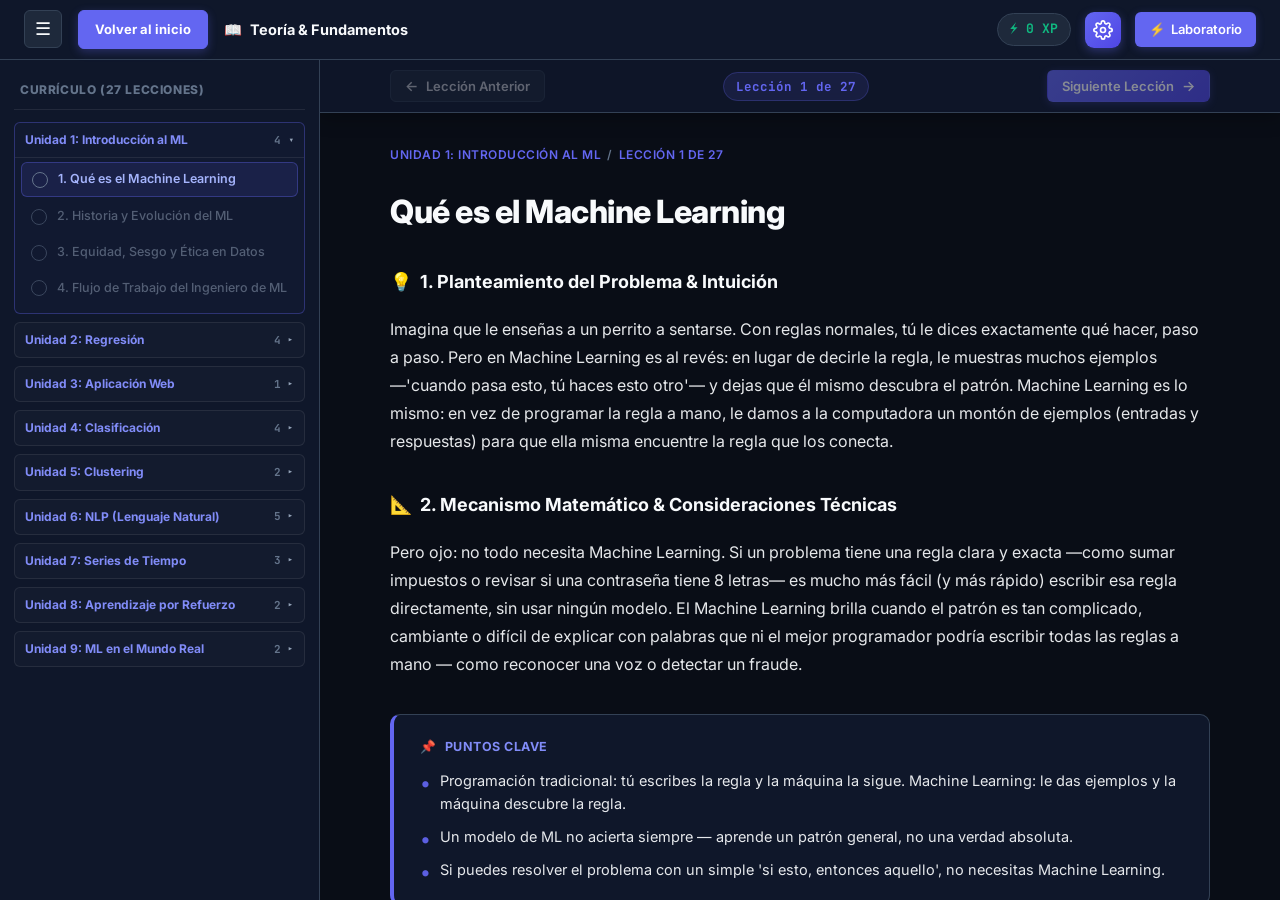
<file: teoria.html>
<!DOCTYPE html>
<html lang="es">
<head>
<meta charset="UTF-8">
<meta name="viewport" content="width=device-width, initial-scale=1.0">
<title>Teoría y Fundamentos — Machine Learning Track</title>
<link rel="preconnect" href="https://fonts.googleapis.com">
<link rel="preconnect" href="https://fonts.gstatic.com" crossorigin>
<link href="https://fonts.googleapis.com/css2?family=Inter:wght@300;400;500;600;700;800&family=JetBrains+Mono:wght@400;500;700&display=swap" rel="stylesheet">
<link rel="stylesheet" href="styles/site.css">

<script>
  (function() {
    try {
      var t = localStorage.getItem('ml_theme') || 'dark';
      document.documentElement.setAttribute('data-theme', t);
    } catch(e) {}
  })();
</script>

<style>
:root {
  --bg-main: #090d16;
  --bg-surface: #0f172a;
  --bg-surface-2: #1e293b;
  --bg-surface-hover: #26354a;
  --border: #334155;
  --border-light: rgba(255, 255, 255, 0.08);
  --accent-indigo: #6366f1;
  --accent-indigo-hover: #4f46e5;
  --accent-indigo-soft: rgba(99, 102, 241, 0.12);
  --accent-emerald: #10b981;
  --accent-emerald-soft: rgba(16, 185, 129, 0.12);
  --accent-amber: #f59e0b;
  --accent-red: #ef4444;
  --text-main: #f8fafc;
  --text-muted: #94a3b8;
  --text-dim: #64748b;
  --font-sans: 'Inter', -apple-system, BlinkMacSystemFont, 'Segoe UI', Roboto, sans-serif;
  --font-mono: 'JetBrains Mono', monospace;
  --radius-sm: 6px;
  --radius-md: 10px;
  --radius-lg: 14px;
}

[data-theme="light"] {
  --bg-main: #f8fafc;
  --bg-surface: #ffffff;
  --bg-surface-2: #f1f5f9;
  --bg-surface-hover: #e2e8f0;
  --border: #cbd5e1;
  --border-light: rgba(0, 0, 0, 0.08);
  --accent-indigo: #4f46e5;
  --accent-indigo-hover: #4338ca;
  --accent-indigo-soft: rgba(79, 70, 229, 0.08);
  --accent-emerald: #059669;
  --accent-emerald-soft: rgba(5, 150, 105, 0.1);
  --accent-amber: #d97706;
  --accent-red: #dc2626;
  --text-main: #0f172a;
  --text-muted: #475569;
  --text-dim: #64748b;
}

* { box-sizing: border-box; margin: 0; padding: 0; }
html, body {
  height: 100%;
  background-color: var(--bg-main);
  color: var(--text-main);
  font-family: var(--font-sans);
  line-height: 1.6;
  overflow: hidden;
}

/* TOP NAVBAR */
.navbar {
  height: 60px;
  background: var(--bg-surface);
  border-bottom: 1px solid var(--border);
  display: flex;
  align-items: center;
  justify-content: space-between;
  padding: 0 24px;
  position: relative;
  z-index: 1000;
  flex-shrink: 0;
}

.nav-left {
  display: flex;
  align-items: center;
  gap: 16px;
}

.back-btn {
  display: inline-flex;
  align-items: center;
  justify-content: center;
  color: #ffffff;
  text-decoration: none;
  font-size: 13px;
  font-weight: 700;
  padding: 8px 16px;
  border-radius: var(--radius-sm);
  background: var(--accent-indigo);
  border: 1px solid var(--accent-indigo);
  box-shadow: 0 3px 10px rgba(99, 102, 241, 0.3);
  transition: transform 0.15s, background 0.15s, box-shadow 0.15s;
  white-space: nowrap !important;
  flex-shrink: 0;
  touch-action: manipulation;
}
.back-btn:hover {
  color: #ffffff;
  background: var(--accent-indigo-hover);
  border-color: var(--accent-indigo-hover);
  box-shadow: 0 5px 14px rgba(99, 102, 241, 0.45);
  transform: translateY(-1px);
}
.back-btn:focus-visible {
  outline: 3px solid rgba(56, 189, 248, 0.7);
  outline-offset: 2px;
}
.back-btn span {
  display: inline !important;
  color: #ffffff !important;
}

.nav-title {
  font-size: 14.5px;
  font-weight: 700;
  color: var(--text-main);
  display: flex;
  align-items: center;
  gap: 8px;
}

.nav-right {
  display: flex;
  align-items: center;
  gap: 14px;
}

.xp-badge {
  display: flex;
  align-items: center;
  gap: 6px;
  background: var(--bg-surface-2);
  border: 1px solid var(--border);
  padding: 5px 12px;
  border-radius: 20px;
  font-family: var(--font-mono);
  font-size: 13px;
  font-weight: 700;
  color: var(--accent-emerald);
}

/* SETTINGS DROPDOWN & MODULE (Reference UI) */
.settings-dropdown-wrapper {
  position: relative;
  display: inline-flex;
  align-items: center;
  z-index: 1001;
}

.settings-btn {
  width: 36px;
  height: 36px;
  border-radius: 9px;
  background: linear-gradient(135deg, #6366f1, #4f46e5);
  color: #ffffff;
  border: none;
  cursor: pointer;
  display: flex;
  align-items: center;
  justify-content: center;
  position: relative;
  transition: transform 0.15s, box-shadow 0.15s;
  box-shadow: 0 3px 10px rgba(99, 102, 241, 0.35);
  flex-shrink: 0;
}
.settings-btn:hover {
  transform: translateY(-1px);
  box-shadow: 0 5px 14px rgba(99, 102, 241, 0.5);
}
.settings-btn:active {
  transform: translateY(0);
}


.settings-dropdown {
  position: absolute;
  top: calc(100% + 10px);
  right: 0;
  width: 275px;
  background: #182234;
  border: 1px solid rgba(255, 255, 255, 0.12);
  border-radius: 14px;
  padding: 16px;
  box-shadow: 0 25px 60px rgba(0, 0, 0, 0.75);
  z-index: 1002;
  display: none;
  flex-direction: column;
  gap: 14px;
  -webkit-backdrop-filter: blur(16px);
  backdrop-filter: blur(16px);
  animation: dropdownFadeIn 0.18s cubic-bezier(0.16, 1, 0.3, 1);
}
.settings-dropdown.open {
  display: flex;
}

@keyframes dropdownFadeIn {
  from { opacity: 0; transform: translateY(-8px) scale(0.97); }
  to { opacity: 1; transform: translateY(0) scale(1); }
}

[data-theme="light"] .settings-dropdown {
  background: #ffffff;
  border: 1px solid #cbd5e1;
  box-shadow: 0 16px 40px rgba(0, 0, 0, 0.12);
}

.settings-row {
  display: flex;
  align-items: center;
  justify-content: space-between;
  gap: 12px;
  min-height: 36px;
}

.settings-label {
  font-size: 13.5px;
  font-weight: 700;
  color: var(--text-main);
  white-space: nowrap;
}

.settings-lang-wrapper {
  position: relative;
  display: inline-flex;
  align-items: center;
}

.settings-lang-select {
  -moz-appearance: none;
  -webkit-appearance: none;
  appearance: none;
  background: #223249;
  border: 1px solid #334155;
  border-radius: 8px;
  padding: 6px 28px 6px 10px;
  font-size: 13px;
  font-weight: 600;
  color: #ffffff;
  cursor: pointer;
  outline: none;
  font-family: var(--font-sans);
  transition: border-color 0.15s, background 0.15s;
}
.settings-lang-select:hover {
  border-color: var(--accent-indigo);
}
.settings-lang-select:focus {
  border-color: var(--accent-indigo);
  box-shadow: 0 0 0 2px var(--accent-indigo-soft);
}
[data-theme="light"] .settings-lang-select {
  background: #f1f5f9;
  border: 1px solid #cbd5e1;
  color: #0f172a;
}
.settings-lang-select option {
  background: #182234;
  color: #f8fafc;
}
[data-theme="light"] .settings-lang-select option {
  background: #ffffff;
  color: #0f172a;
}

.settings-lang-arrow {
  position: absolute;
  right: 10px;
  font-size: 9px;
  color: var(--text-dim);
  pointer-events: none;
}

/* NAVBAR LANGUAGE TOGGLE BUTTON */
.nav-lang-btn {
  display: inline-flex;
  align-items: center;
  gap: 6px;
  background: var(--bg-surface-2);
  border: 1px solid var(--border);
  color: var(--text-main);
  padding: 5px 12px;
  border-radius: 20px;
  font-family: var(--font-sans);
  font-size: 13px;
  font-weight: 700;
  cursor: pointer;
  transition: all 0.2s cubic-bezier(0.16, 1, 0.3, 1);
  -webkit-user-select: none;
  -webkit-user-select: none;
  user-select: none;
}
.nav-lang-btn:hover {
  background: var(--bg-surface-hover);
  border-color: var(--accent-indigo);
  transform: translateY(-1px);
  box-shadow: 0 4px 12px rgba(0, 0, 0, 0.25);
}
.nav-lang-btn .lang-flag {
  font-size: 14px;
  line-height: 1;
}
.nav-lang-btn .lang-code {
  font-family: var(--font-mono);
  font-size: 12px;
  letter-spacing: 0.5px;
}

/* SETTINGS SEGMENTED LANGUAGE CONTROL */
.settings-lang-segmented {
  display: inline-flex;
  background: #182234;
  border: 1px solid #334155;
  border-radius: 8px;
  padding: 3px;
  gap: 3px;
}
[data-theme="light"] .settings-lang-segmented {
  background: #f1f5f9;
  border-color: #cbd5e1;
}
.lang-seg-btn {
  display: inline-flex;
  align-items: center;
  gap: 5px;
  border: none;
  background: transparent;
  color: var(--text-muted);
  font-family: var(--font-sans);
  font-size: 12px;
  font-weight: 700;
  padding: 5px 10px;
  border-radius: 6px;
  cursor: pointer;
  transition: all 0.15s ease;
}
.lang-seg-btn:hover:not(.active) {
  color: var(--text-main);
  background: rgba(255, 255, 255, 0.05);
}
[data-theme="light"] .lang-seg-btn:hover:not(.active) {
  background: rgba(0, 0, 0, 0.05);
}
.lang-seg-btn.active {
  background: var(--accent-indigo);
  color: #ffffff;
  box-shadow: 0 2px 6px rgba(99, 102, 241, 0.4);
}

/* Centered iOS-Style Theme Switch */
.settings-theme-switch {
  width: 48px;
  height: 26px;
  background: #2c3e5a;
  border: 1px solid #415574;
  border-radius: 13px;
  position: relative;
  cursor: pointer;
  padding: 0;
  margin: 0;
  box-sizing: border-box;
  outline: none;
  transition: background 0.25s, border-color 0.25s;
  display: inline-flex;
  align-items: center;
  justify-content: flex-start;
  flex-shrink: 0;
}
[data-theme="light"] .settings-theme-switch {
  background: #e2e8f0;
  border-color: #cbd5e1;
}

.theme-switch-thumb {
  width: 20px;
  height: 20px;
  background: #ffffff;
  border-radius: 50%;
  position: absolute;
  top: 2px;
  left: 2px;
  box-shadow: 0 1px 3px rgba(0,0,0,0.35);
  display: flex;
  align-items: center;
  justify-content: center;
  font-size: 11px;
  line-height: 1;
  transition: transform 0.25s cubic-bezier(0.16, 1, 0.3, 1), background 0.25s;
  pointer-events: none;
  -webkit-user-select: none;
  user-select: none;
}

[data-theme="dark"] .theme-switch-thumb {
  transform: translateX(0px);
}
[data-theme="light"] .theme-switch-thumb {
  transform: translateX(22px);
}

.theme-toggle-label {
  margin-left: 24px;
  white-space: nowrap;
}

[data-theme="light"] .theme-toggle-label {
  margin-left: 28px;
}

.theme-toggle-icon {
  font-size: 11px;
  line-height: 1;
  display: flex;
  align-items: center;
  justify-content: center;
  width: 100%;
  height: 100%;
}

.settings-divider {
  height: 1px;
  background: var(--border);
  margin: 2px 0;
}

.settings-menu-item {
  display: flex;
  align-items: center;
  gap: 12px;
  padding: 9px 10px;
  border-radius: 8px;
  cursor: pointer;
  color: var(--text-main);
  text-decoration: none;
  font-weight: 600;
  font-size: 13.5px;
  transition: background 0.15s, color 0.15s;
  margin: 0 -4px;
  -webkit-user-select: none;
  user-select: none;
}
.settings-menu-item:hover {
  background: var(--bg-surface-hover);
  color: var(--accent-indigo);
}
.settings-item-icon {
  font-size: 17px;
  width: 20px;
  display: flex;
  align-items: center;
  justify-content: center;
  flex-shrink: 0;
}
.settings-item-text {
  flex: 1;
}
.settings-item-arrow {
  font-size: 18px;
  color: var(--text-dim);
  font-weight: 400;
}

.theme-toggle-btn {
  display: inline-flex;
  align-items: center;
  gap: 6px;
  background: var(--bg-surface-2);
  border: 1px solid var(--border);
  color: var(--text-main);
  padding: 5px 12px;
  border-radius: 20px;
  font-family: var(--font-sans);
  font-size: 13px;
  font-weight: 600;
  cursor: pointer;
  transition: all 0.2s ease;
  -webkit-user-select: none;
  user-select: none;
}
.theme-toggle-btn:hover {
  background: var(--bg-surface-hover);
  border-color: var(--accent-indigo);
  transform: translateY(-1px);
}

.btn-practice-top {
  display: inline-flex;
  align-items: center;
  gap: 6px;
  background: var(--accent-indigo);
  color: #fff;
  text-decoration: none;
  font-size: 13px;
  font-weight: 600;
  padding: 7px 14px;
  border-radius: var(--radius-sm);
  transition: all 0.15s;
  box-shadow: 0 2px 8px rgba(99, 102, 241, 0.25);
  white-space: nowrap;
  flex-shrink: 0;
  touch-action: manipulation;
}
.btn-practice-top:hover {
  background: var(--accent-indigo-hover);
  transform: translateY(-1px);
}
.btn-lab-text-short {
  display: none;
}

.sidebar-toggle-btn {
  display: inline-flex;
  align-items: center;
  justify-content: center;
  width: 38px;
  height: 38px;
  min-width: 38px;
  padding: 0;
  background: var(--bg-surface-2);
  border: 1px solid var(--border);
  color: var(--text-main);
  border-radius: var(--radius-sm);
  cursor: pointer;
  transition: all 0.15s ease;
  -webkit-user-select: none;
  user-select: none;
  flex-shrink: 0;
  touch-action: manipulation;
}

/* Mobile Sidebar Backdrop */
.sidebar-backdrop {
  display: none;
  position: fixed;
  top: 0; left: 0; right: 0; bottom: 0;
  background: rgba(15, 23, 42, 0.7);
  -webkit-backdrop-filter: blur(4px);
  backdrop-filter: blur(4px);
  z-index: 92;
  opacity: 0;
  transition: opacity 0.25s ease;
  pointer-events: none;
}
.sidebar-backdrop.active {
  display: block;
  opacity: 1;
  pointer-events: auto;
}
.sidebar-toggle-btn:hover {
  background: var(--bg-surface-hover);
  border-color: var(--accent-indigo);
  color: var(--accent-indigo);
  transform: translateY(-1px);
}
.sidebar-toggle-icon {
  font-size: 18px;
  line-height: 1;
  display: flex;
  align-items: center;
  justify-content: center;
}

/* LAYOUT CONTAINER (Sidebar + Main Reading) */
.layout {
  height: calc(100vh - 60px);
  display: grid;
  grid-template-columns: 320px 1fr;
  overflow: hidden;
  transition: grid-template-columns 0.3s cubic-bezier(0.16, 1, 0.3, 1);
}

.layout.sidebar-collapsed {
  grid-template-columns: 0px 1fr;
}

/* SIDEBAR (Panel Desplegable) */
.sidebar {
  background: var(--bg-surface);
  border-right: 1px solid var(--border);
  overflow-y: auto;
  padding: 18px 14px;
  display: flex;
  flex-direction: column;
  gap: 12px;
  width: 320px;
  min-width: 320px;
  box-sizing: border-box;
  transition: width 0.3s cubic-bezier(0.16, 1, 0.3, 1),
              min-width 0.3s cubic-bezier(0.16, 1, 0.3, 1),
              opacity 0.25s ease,
              padding 0.3s ease;
}

.sidebar.collapsed {
  width: 0;
  min-width: 0;
  padding: 0;
  border-right-color: transparent;
  opacity: 0;
  pointer-events: none;
  overflow: hidden;
}

.sidebar-header-row {
  display: flex;
  align-items: center;
  justify-content: space-between;
  padding: 2px 6px 10px;
  border-bottom: 1px solid var(--border-light);
}

.sidebar-header {
  font-size: 12px;
  font-weight: 800;
  text-transform: uppercase;
  letter-spacing: 0.6px;
  color: var(--text-dim);
}

.sidebar-close-btn {
  background: transparent;
  border: none;
  color: var(--text-muted);
  font-size: 13px;
  width: 26px;
  height: 26px;
  border-radius: var(--radius-sm);
  display: flex;
  align-items: center;
  justify-content: center;
  cursor: pointer;
  transition: all 0.15s ease;
}
.sidebar-close-btn:hover {
  background: var(--bg-surface-2);
  color: var(--text-main);
}

/* SIDEBAR UNITS ACCORDION (Desplegable) */
.sidebar-units-wrap {
  display: flex;
  flex-direction: column;
  gap: 8px;
}

.sidebar-unit {
  display: flex;
  flex-direction: column;
  border: 1px solid var(--border-light);
  background: rgba(255, 255, 255, 0.02);
  border-radius: var(--radius-sm);
  overflow: hidden;
  transition: border-color 0.2s ease, background 0.2s ease;
}
[data-theme="light"] .sidebar-unit {
  border-color: rgba(0, 0, 0, 0.07);
  background: rgba(0, 0, 0, 0.015);
}

.sidebar-unit.active-unit {
  border-color: rgba(99, 102, 241, 0.35);
  background: rgba(99, 102, 241, 0.03);
}

.sidebar-unit-title {
  font-size: 12px;
  font-weight: 700;
  color: #818cf8;
  padding: 9px 10px;
  cursor: pointer;
  display: flex;
  align-items: center;
  justify-content: space-between;
  gap: 8px;
  background: transparent;
  border: none;
  width: 100%;
  text-align: left;
  -webkit-user-select: none;
  user-select: none;
  transition: background 0.15s, color 0.15s;
  font-family: var(--font-sans);
  line-height: 1.35;
}
.sidebar-unit-title:hover {
  background: var(--bg-surface-2);
  color: #a5b4fc;
}
[data-theme="light"] .sidebar-unit-title {
  color: #4f46e5;
}

.unit-title-text {
  flex: 1;
  min-width: 0;
}

.unit-meta-pill {
  display: inline-flex;
  align-items: center;
  gap: 6px;
  font-family: var(--font-mono);
  font-size: 11px;
  color: var(--text-dim);
  flex-shrink: 0;
}

.unit-chevron {
  display: inline-block;
  font-size: 11px;
  transition: transform 0.22s cubic-bezier(0.16, 1, 0.3, 1);
  color: var(--text-muted);
}
.sidebar-unit.open .unit-chevron {
  transform: rotate(90deg);
}

.sidebar-unit-lessons {
  display: none;
  flex-direction: column;
  gap: 3px;
  padding: 4px 6px 8px;
  border-top: 1px solid var(--border-light);
}
.sidebar-unit.open .sidebar-unit-lessons {
  display: flex;
}

.sidebar-lesson-item {
  display: flex;
  align-items: center;
  gap: 10px;
  padding: 8px 10px;
  border-radius: var(--radius-sm);
  font-size: 12.5px;
  font-weight: 500;
  color: var(--text-muted);
  text-decoration: none;
  cursor: pointer;
  transition: all 0.15s;
}
.sidebar-lesson-item:hover {
  background: var(--bg-surface-2);
  color: var(--text-main);
}
.sidebar-lesson-item.active {
  background: var(--accent-indigo-soft);
  color: #a5b4fc;
  font-weight: 600;
  border: 1px solid rgba(99, 102, 241, 0.35);
}
[data-theme="light"] .sidebar-lesson-item.active {
  color: var(--accent-indigo);
}

.lesson-check-icon {
  width: 16px;
  height: 16px;
  border-radius: 50%;
  border: 1.5px solid var(--text-dim);
  display: flex;
  align-items: center;
  justify-content: center;
  font-size: 10px;
  color: transparent;
  flex-shrink: 0;
}
.lesson-check-icon.done {
  border-color: var(--accent-emerald);
  background: var(--accent-emerald);
  color: #000;
  font-weight: 900;
}

/* READING PANE & WORKSPACE */
.reading-pane {
  display: flex;
  flex-direction: column;
  height: 100%;
  overflow: hidden;
  position: relative;
  min-width: 0;
  background: var(--bg-main);
}

.reading-container {
  flex: 1;
  overflow-y: auto;
  padding: 32px 48px 80px;
  display: flex;
  justify-content: center;
}

.reading-content {
  max-width: 820px;
  width: 100%;
  display: flex;
  flex-direction: column;
  gap: 28px;
}

/* BREADCRUMB & HEADER */
.breadcrumb {
  font-size: 12px;
  font-weight: 600;
  text-transform: uppercase;
  letter-spacing: 0.5px;
  color: var(--accent-indigo);
  display: flex;
  align-items: center;
  gap: 6px;
}
.breadcrumb .sep { color: var(--text-dim); }

.lesson-h1 {
  font-size: 32px;
  font-weight: 800;
  line-height: 1.25;
  letter-spacing: -0.5px;
  color: var(--text-main);
}

/* ARTICLE TEXT */
.article-section {
  display: flex;
  flex-direction: column;
  gap: 18px;
}

.article-section h3 {
  font-size: 18px;
  font-weight: 700;
  color: var(--text-main);
  display: flex;
  align-items: center;
  gap: 8px;
  margin-top: 8px;
}

.article-section p {
  font-size: 16px;
  line-height: 1.75;
  color: var(--text-main);
  opacity: 0.92;
}

/* KEY TAKEAWAYS CARD */
.takeaways-box {
  background: var(--bg-surface);
  border: 1px solid var(--border);
  border-left: 4px solid var(--accent-indigo);
  border-radius: var(--radius-md);
  padding: 22px 26px;
  margin: 8px 0;
}

.takeaways-header {
  font-size: 12.5px;
  font-weight: 700;
  text-transform: uppercase;
  letter-spacing: 0.5px;
  color: #818cf8;
  margin-bottom: 12px;
  display: flex;
  align-items: center;
  gap: 8px;
}

.takeaways-ul {
  list-style: none;
  display: flex;
  flex-direction: column;
  gap: 10px;
}

.takeaways-ul li {
  position: relative;
  padding-left: 20px;
  font-size: 14.5px;
  color: var(--text-main);
  opacity: 0.92;
  line-height: 1.6;
}

.takeaways-ul li::before {
  content: "•";
  color: var(--accent-indigo);
  font-size: 20px;
  position: absolute;
  left: 0;
  top: -2px;
}

.pager-count-text {
  font-size: 12px;
  color: var(--text-dim);
}
.external-ref-wrap {
  font-size: 12.5px;
  color: var(--text-dim);
  text-align: center;
  padding-top: 10px;
}
.external-github-link {
  color: var(--text-muted);
  text-decoration: none;
}

/* KNOWLEDGE CHECK QUIZ */
.quiz-box {
  background: var(--bg-surface);
  border: 1px solid var(--border);
  border-radius: var(--radius-md);
  padding: 24px;
}

.quiz-header {
  display: flex;
  align-items: center;
  justify-content: space-between;
  margin-bottom: 14px;
}

.quiz-tag {
  font-size: 12px;
  font-weight: 700;
  text-transform: uppercase;
  letter-spacing: 0.5px;
  color: var(--accent-amber);
}

.quiz-xp-badge {
  font-family: var(--font-mono);
  font-size: 12px;
  font-weight: 700;
  color: var(--accent-emerald);
  background: var(--accent-emerald-soft);
  padding: 3px 8px;
  border-radius: 12px;
}

.quiz-q-text {
  font-size: 15px;
  font-weight: 600;
  color: var(--text-main);
  margin-bottom: 16px;
  line-height: 1.5;
}

/* QUIZ OPTIONS - MODERN CARD FORMAT */
.quiz-options-grid {
  display: flex;
  flex-direction: column;
  gap: 12px;
  margin-top: 8px;
}

.quiz-option-card {
  display: flex;
  align-items: center;
  gap: 14px;
  padding: 13px 18px;
  background: var(--bg-surface-2);
  border: 1.5px solid var(--border);
  border-radius: var(--radius-md);
  color: var(--text-main);
  font-family: var(--font-sans);
  font-size: 14.5px;
  line-height: 1.45;
  text-align: left;
  cursor: pointer;
  transition: all 0.2s cubic-bezier(0.16, 1, 0.3, 1);
  outline: none;
  width: 100%;
  box-sizing: border-box;
}

.quiz-option-card:hover:not(.correct):not(.wrong) {
  background: var(--bg-surface-hover);
  border-color: var(--accent-indigo);
  transform: translateY(-2px);
  box-shadow: 0 4px 14px rgba(0, 0, 0, 0.25);
}

.quiz-option-card:hover:not(.correct):not(.wrong) .quiz-option-letter {
  background: var(--accent-indigo);
  color: #ffffff;
  border-color: var(--accent-indigo);
}

.quiz-option-letter {
  width: 28px;
  height: 28px;
  border-radius: 8px;
  background: rgba(255, 255, 255, 0.05);
  border: 1.5px solid var(--border);
  display: flex;
  align-items: center;
  justify-content: center;
  font-family: var(--font-mono);
  font-size: 12.5px;
  font-weight: 700;
  color: var(--text-muted);
  flex-shrink: 0;
  transition: all 0.2s ease;
}

[data-theme="light"] .quiz-option-letter {
  background: #ffffff;
  border-color: #cbd5e1;
  color: #475569;
}

.quiz-option-text {
  flex: 1;
  min-width: 0;
  font-weight: 500;
}

.quiz-option-indicator {
  width: 22px;
  height: 22px;
  border-radius: 50%;
  border: 1.5px solid var(--border);
  display: flex;
  align-items: center;
  justify-content: center;
  font-size: 12px;
  flex-shrink: 0;
  opacity: 0;
  transition: all 0.2s ease;
}

/* CORRECT STATE */
.quiz-option-card.correct {
  background: rgba(16, 185, 129, 0.12) !important;
  border-color: var(--accent-emerald) !important;
  color: #ffffff !important;
  box-shadow: 0 0 16px rgba(16, 185, 129, 0.25);
}
[data-theme="light"] .quiz-option-card.correct {
  color: #065f46 !important;
  background: #ecfdf5 !important;
}

.quiz-option-card.correct .quiz-option-letter {
  background: var(--accent-emerald) !important;
  color: #000000 !important;
  border-color: var(--accent-emerald) !important;
  font-weight: 900;
}

.quiz-option-card.correct .quiz-option-indicator {
  opacity: 1;
  border-color: var(--accent-emerald);
  background: var(--accent-emerald);
  color: #000000;
}
.quiz-option-card.correct .quiz-option-indicator::after {
  content: "✓";
  font-weight: 900;
}

/* WRONG STATE */
.quiz-option-card.wrong {
  background: rgba(239, 68, 68, 0.12) !important;
  border-color: #ef4444 !important;
  color: #ffffff !important;
  box-shadow: 0 0 16px rgba(239, 68, 68, 0.25);
}
[data-theme="light"] .quiz-option-card.wrong {
  color: #991b1b !important;
  background: #fef2f2 !important;
}

.quiz-option-card.wrong .quiz-option-letter {
  background: #ef4444 !important;
  color: #ffffff !important;
  border-color: #ef4444 !important;
}

.quiz-option-card.wrong .quiz-option-indicator {
  opacity: 1;
  border-color: #ef4444;
  background: #ef4444;
  color: #ffffff;
}
.quiz-option-card.wrong .quiz-option-indicator::after {
  content: "✕";
  font-weight: 900;
}

/* FEEDBACK BOX */
.quiz-feedback-box {
  margin-top: 16px;
  padding: 14px 18px;
  border-radius: var(--radius-sm);
  font-size: 13.5px;
  line-height: 1.55;
  border: 1px solid transparent;
  display: none;
  animation: fadeIn 0.2s ease;
}
.quiz-feedback-box.show { display: block; }
.quiz-feedback-box.correct {
  background: rgba(16, 185, 129, 0.12);
  border-color: rgba(16, 185, 129, 0.35);
  color: #34d399;
}
[data-theme="light"] .quiz-feedback-box.correct {
  background: #ecfdf5;
  border-color: #a7f3d0;
  color: #065f46;
}
.quiz-feedback-box.wrong {
  background: rgba(239, 68, 68, 0.12);
  border-color: rgba(239, 68, 68, 0.35);
  color: #f87171;
}
[data-theme="light"] .quiz-feedback-box.wrong {
  background: #fef2f2;
  border-color: #fecaca;
  color: #991b1b;
}

/* ACTION BANNER TO PRACTICE */
.cta-practice-banner {
  background: linear-gradient(135deg, rgba(99, 102, 241, 0.15), rgba(16, 185, 129, 0.1));
  border: 1px solid rgba(99, 102, 241, 0.3);
  border-radius: var(--radius-md);
  padding: 24px 28px;
  display: flex;
  align-items: center;
  justify-content: space-between;
  gap: 20px;
  flex-wrap: wrap;
}

.cta-practice-title {
  font-size: 17px;
  font-weight: 700;
  color: #fff;
  margin-bottom: 4px;
}

.cta-practice-desc {
  font-size: 13px;
  color: var(--text-muted);
}

.btn-cta-go {
  background: var(--accent-indigo);
  color: #fff;
  font-size: 14px;
  font-weight: 700;
  padding: 10px 20px;
  border-radius: var(--radius-sm);
  text-decoration: none;
  transition: all 0.15s;
  box-shadow: 0 4px 12px rgba(99, 102, 241, 0.35);
  white-space: nowrap;
}
.btn-cta-go:hover {
  background: var(--accent-indigo-hover);
  transform: translateY(-1px);
}

/* FIXED TOP PAGER BAR (Fijo Arriba) */
.fixed-pager-bar {
  flex-shrink: 0;
  width: 100%;
  background: rgba(15, 23, 42, 0.95);
  -webkit-backdrop-filter: blur(16px);
  backdrop-filter: blur(16px);
  border-bottom: 1px solid var(--border);
  padding: 10px 32px;
  z-index: 40;
  box-shadow: 0 4px 20px rgba(0, 0, 0, 0.3);
  display: flex;
  justify-content: center;
}

[data-theme="light"] .fixed-pager-bar {
  background: rgba(255, 255, 255, 0.96);
  border-bottom-color: #cbd5e1;
  box-shadow: 0 4px 16px rgba(0, 0, 0, 0.06);
}
[data-theme="light"] .takeaways-box {
  background: #f8fafc;
  border-color: #cbd5e1;
  border-left: 4px solid #4f46e5;
}
[data-theme="light"] .takeaways-header {
  color: #4338ca;
}

.fixed-pager-inner {
  max-width: 820px;
  width: 100%;
  display: flex;
  align-items: center;
  justify-content: space-between;
  gap: 16px;
}

.pager-btn {
  display: inline-flex;
  align-items: center;
  gap: 8px;
  color: var(--text-main);
  background: var(--bg-surface-2);
  border: 1px solid var(--border);
  font-family: var(--font-sans);
  font-size: 13px;
  font-weight: 600;
  padding: 7px 14px;
  border-radius: var(--radius-sm);
  cursor: pointer;
  transition: all 0.15s ease;
  white-space: nowrap;
}

.pager-btn:hover:not(:disabled) {
  border-color: var(--accent-indigo);
  background: var(--bg-surface-hover);
  transform: translateY(-1px);
}

.pager-btn-next {
  background: linear-gradient(135deg, var(--accent-indigo), #4f46e5);
  color: #ffffff;
  border-color: transparent;
  box-shadow: 0 2px 8px rgba(99, 102, 241, 0.3);
}

.pager-btn-next:hover:not(:disabled) {
  background: linear-gradient(135deg, #4f46e5, #4338ca);
  box-shadow: 0 4px 14px rgba(99, 102, 241, 0.45);
}

.pager-btn:disabled {
  opacity: 0.35;
  cursor: not-allowed;
  pointer-events: none;
}

.pager-arrow {
  font-size: 14px;
  line-height: 1;
}

.pager-count-badge {
  font-family: var(--font-mono);
  font-size: 12.5px;
  font-weight: 700;
  color: var(--accent-indigo);
  background: var(--accent-indigo-soft);
  border: 1px solid rgba(99, 102, 241, 0.25);
  padding: 5px 12px;
  border-radius: 20px;
  white-space: nowrap;
}

/* RESPONSIVE & MOBILE ERGONOMICS */
@media (max-width: 900px) {
  .layout { grid-template-columns: 1fr; }
  .layout.sidebar-collapsed { grid-template-columns: 1fr; }
  .sidebar {
    position: fixed;
    top: 60px; left: -100%; width: 290px; min-width: 290px; height: calc(100vh - 60px);
    z-index: 95;
    transition: left 0.3s cubic-bezier(0.16, 1, 0.3, 1);
    box-shadow: 0 10px 40px rgba(0, 0, 0, 0.6);
  }
  .sidebar.open { left: 0; }
  .sidebar.collapsed { width: 290px; min-width: 290px; padding: 18px 14px; opacity: 1; pointer-events: auto; }
  .fixed-pager-bar { padding: 8px 16px; }
  .reading-container { padding: 20px 16px 60px; }
  .lesson-h1 { font-size: 24px; }
  .settings-dropdown { right: -6px; width: 270px; }
}

@media (max-width: 640px) {
  .navbar { padding: 0 10px; height: 56px; }
  .nav-left { gap: 6px; }
  .nav-right { gap: 6px; }
  .nav-title { display: none; }

  /* Back Button: Clean, text-only button without arrow */
  .back-btn {
    width: auto !important;
    min-width: 0 !important;
    height: 38px !important;
    padding: 6px 12px !important;
    font-size: 12px !important;
    font-weight: 700 !important;
    border-radius: var(--radius-sm);
    white-space: nowrap !important;
    flex-shrink: 0;
    display: inline-flex !important;
    align-items: center;
    justify-content: center;
  }
  .back-btn span {
    display: inline !important;
    color: #ffffff !important;
  }

  /* Practice / Lab Button: Clean pill with short text */
  .btn-practice-top {
    height: 38px;
    padding: 6px 10px;
    font-size: 12px;
    border-radius: var(--radius-sm);
  }
  .btn-lab-text-full {
    display: none;
  }
  .btn-lab-text-short {
    display: inline;
    font-size: 12px;
    font-weight: 700;
  }

  .sidebar-toggle-btn {
    width: 38px;
    height: 38px;
    min-width: 38px;
    padding: 0;
    justify-content: center;
  }

  .xp-badge {
    font-size: 11px;
    padding: 4px 7px;
    white-space: nowrap;
    flex-shrink: 0;
  }

  .settings-btn {
    width: 38px;
    height: 38px;
    min-width: 38px;
  }

  /* Fixed Pager Bar: Ergonomic thumb targets */
  .fixed-pager-bar {
    padding: 6px 10px;
  }
  .fixed-pager-inner {
    gap: 8px;
  }
  .pager-btn-text {
    display: none;
  }
  .pager-btn {
    min-width: 44px;
    height: 38px;
    padding: 0;
    display: inline-flex;
    align-items: center;
    justify-content: center;
    font-size: 15px;
    touch-action: manipulation;
  }
  .pager-arrow {
    font-size: 16px;
  }
  .pager-count-badge {
    font-size: 11.5px;
    padding: 5px 10px;
  }

  .sidebar {
    top: 56px;
    height: calc(100vh - 56px);
  }

  .reading-container {
    padding: 16px 12px 60px;
  }
  .lesson-h1 {
    font-size: 22px;
    line-height: 1.3;
  }
  .cta-practice-banner {
    flex-direction: column;
    align-items: stretch;
    text-align: center;
    padding: 18px 14px;
  }
  .btn-cta-go {
    width: 100%;
    justify-content: center;
    padding: 12px;
    box-sizing: border-box;
  }
}

@media (max-width: 400px) {
  .navbar { padding: 0 6px; }
  .settings-dropdown { right: -6px; width: 280px; max-width: calc(100vw - 16px); }
  .fixed-pager-bar { padding: 4px 6px; }
  .pager-count-badge { font-size: 11px; padding: 4px 8px; }
}

/* External Real-World Practice Box */
.external-practice-wrap {
  margin: 28px 0 16px 0;
  border-radius: var(--radius-md);
  background: linear-gradient(145deg, rgba(15, 23, 42, 0.8), rgba(30, 41, 59, 0.45));
  border: 1px solid rgba(56, 189, 248, 0.25);
  box-shadow: 0 4px 20px rgba(0, 0, 0, 0.25);
  padding: 22px;
  position: relative;
  overflow: hidden;
}
[data-theme="light"] .external-practice-wrap {
  background: linear-gradient(145deg, #f8fafc, #edf2f7);
  border-color: rgba(2, 132, 199, 0.25);
  box-shadow: 0 4px 16px rgba(0, 0, 0, 0.06);
}
.ep-top-header {
  display: flex;
  align-items: center;
  justify-content: space-between;
  flex-wrap: wrap;
  gap: 10px;
  margin-bottom: 12px;
}
.ep-provider-badge {
  display: inline-flex;
  align-items: center;
  gap: 6px;
  background: rgba(56, 189, 248, 0.12);
  color: var(--accent-cyan);
  border: 1px solid rgba(56, 189, 248, 0.3);
  padding: 4px 10px;
  border-radius: 20px;
  font-size: 11.5px;
  font-weight: 700;
  text-transform: uppercase;
  letter-spacing: 0.5px;
}
.ep-badge-pill {
  background: rgba(99, 102, 241, 0.15);
  color: var(--accent-indigo);
  border: 1px solid rgba(99, 102, 241, 0.3);
  padding: 4px 10px;
  border-radius: 20px;
  font-size: 11.5px;
  font-weight: 600;
}
.ep-title {
  font-size: 17px;
  font-weight: 800;
  color: var(--text-main);
  margin-bottom: 8px;
  display: flex;
  align-items: center;
  gap: 8px;
}
.ep-desc {
  font-size: 13.5px;
  color: var(--text-muted);
  line-height: 1.6;
  margin-bottom: 16px;
}
.ep-tasks-box {
  background: rgba(0, 0, 0, 0.2);
  border: 1px solid var(--border);
  border-radius: var(--radius-sm);
  padding: 14px 16px;
  margin-bottom: 16px;
}
[data-theme="light"] .ep-tasks-box {
  background: rgba(255, 255, 255, 0.8);
}
.ep-tasks-title {
  font-size: 12.5px;
  font-weight: 700;
  color: var(--accent-cyan);
  text-transform: uppercase;
  letter-spacing: 0.5px;
  margin-bottom: 10px;
  display: flex;
  align-items: center;
  gap: 6px;
}
.ep-task-list {
  list-style: none;
  padding: 0;
  margin: 0;
  display: flex;
  flex-direction: column;
  gap: 8px;
}
.ep-task-item {
  font-size: 13px;
  color: var(--text-main);
  display: flex;
  align-items: flex-start;
  gap: 8px;
  line-height: 1.45;
}
.ep-task-num {
  display: inline-flex;
  align-items: center;
  justify-content: center;
  width: 18px;
  height: 18px;
  min-width: 18px;
  background: rgba(56, 189, 248, 0.15);
  color: var(--accent-cyan);
  border-radius: 50%;
  font-size: 11px;
  font-weight: 700;
  margin-top: 2px;
}
.ep-footer-row {
  display: flex;
  align-items: center;
  justify-content: space-between;
  flex-wrap: wrap;
  gap: 14px;
  margin-top: 14px;
}
.ep-metric-badge {
  font-size: 12.5px;
  color: var(--accent-emerald);
  display: flex;
  align-items: center;
  gap: 6px;
  font-weight: 600;
  background: rgba(16, 185, 129, 0.1);
  padding: 6px 12px;
  border-radius: 8px;
  border: 1px solid rgba(16, 185, 129, 0.25);
}
.ep-action-btn {
  display: inline-flex;
  align-items: center;
  gap: 8px;
  background: linear-gradient(135deg, #0284c7, #0369a1);
  color: #fff !important;
  font-size: 13px;
  font-weight: 700;
  padding: 9px 18px;
  border-radius: var(--radius-sm);
  text-decoration: none;
  transition: transform 0.15s ease, box-shadow 0.15s ease, filter 0.15s ease;
  box-shadow: 0 3px 12px rgba(2, 132, 199, 0.35);
}
.ep-action-btn:hover {
  transform: translateY(-1.5px);
  box-shadow: 0 6px 18px rgba(2, 132, 199, 0.5);
  filter: brightness(1.1);
}
</style>
</head>
<body>

<!-- TOP NAVBAR -->
<header class="navbar">
  <div class="nav-left">
    <button class="sidebar-toggle-btn" id="toggle-sidebar-btn" data-i18n-title="theory_toggle_syllabus" data-i18n-aria="theory_toggle_syllabus" title="Temario" aria-label="Temario">
      <span class="sidebar-toggle-icon">☰</span>
    </button>
    <a href="index.html" class="back-btn" title="Volver al inicio" aria-label="Volver al inicio">
      <span data-i18n="nav_back_dashboard">Volver al inicio</span>
    </a>
    <div class="nav-title">
      <span>📖</span>
      <span data-i18n="nav_theory_title">Teoría & Fundamentos</span>
    </div>
  </div>

  <div class="nav-right">
    <div class="xp-badge" id="nav-xp-counter">⚡ 0 XP</div>

    <!-- SETTINGS MODULE (Reference UI) -->
    <div class="settings-dropdown-wrapper">
      <button class="settings-btn" id="open-settings-btn" aria-label="Configuración" title="Configuración" data-i18n-title="settings_title" data-i18n-aria="settings_title">
        <svg width="20" height="20" viewBox="0 0 24 24" fill="none" stroke="currentColor" stroke-width="2" stroke-linecap="round" stroke-linejoin="round">
          <circle cx="12" cy="12" r="3"></circle>
          <path d="M19.4 15a1.65 1.65 0 0 0 .33 1.82l.06.06a2 2 0 0 1 0 2.83 2 2 0 0 1-2.83 0l-.06-.06a1.65 1.65 0 0 0-1.82-.33 1.65 1.65 0 0 0-1 1.51V21a2 2 0 0 1-2 2 2 2 0 0 1-2-2v-.09A1.65 1.65 0 0 0 9 19.4a1.65 1.65 0 0 0-1.82.33l-.06.06a2 2 0 0 1-2.83 0 2 2 0 0 1 0-2.83l.06-.06a1.65 1.65 0 0 0 .33-1.82 1.65 1.65 0 0 0-1.51-1H3a2 2 0 0 1-2-2 2 2 0 0 1 2-2h.09A1.65 1.65 0 0 0 4.6 9a1.65 1.65 0 0 0-.33-1.82l-.06-.06a2 2 0 0 1 0-2.83 2 2 0 0 1 2.83 0l.06.06a1.65 1.65 0 0 0 1.82.33H9a1.65 1.65 0 0 0 1-1.51V3a2 2 0 0 1 2-2 2 2 0 0 1 2 2v.09a1.65 1.65 0 0 0 1 1.51 1.65 1.65 0 0 0 1.82-.33l.06-.06a2 2 0 0 1 2.83 0 2 2 0 0 1 0 2.83l-.06.06a1.65 1.65 0 0 0-.33 1.82V9a1.65 1.65 0 0 0 1.51 1H21a2 2 0 0 1 2 2 2 2 0 0 1-2 2h-.09a1.65 1.65 0 0 0-1.51 1z"></path>
        </svg>
      </button>

      <!-- DROPDOWN MENU -->
      <div class="settings-dropdown" id="settings-dropdown">
        <!-- Row 1: Idioma -->
        <div class="settings-row">
          <span class="settings-label" data-i18n="settings_lang">Idioma</span>
          <div class="settings-lang-segmented" id="settings-lang-segmented">
            <button type="button" class="lang-seg-btn active" data-lang="es">🇪🇸 ES</button>
            <button type="button" class="lang-seg-btn" data-lang="en">🇺🇸 EN</button>
          </div>
        </div>

        <!-- Row 2: Tema -->
        <div class="settings-row">
          <span class="settings-label" data-i18n="settings_theme">Tema</span>
          <button class="settings-theme-switch theme-toggle-btn" id="settings-theme-switch" aria-label="Cambiar tema" title="Alternar entre modo claro y oscuro">
            <span class="theme-switch-thumb">
              <span class="theme-toggle-icon">🌙</span>
            </span>
          </button>
        </div>

        <div class="settings-divider"></div>

        <!-- Row 3: Contacto y soporte -->
        <a href="index.html#temario" class="settings-menu-item">
          <span class="settings-item-icon">💬</span>
          <span class="settings-item-text" data-i18n="settings_contact">Contacto y soporte</span>
          <span class="settings-item-arrow">›</span>
        </a>
      </div>
    </div>

    <a href="practica.html" class="btn-practice-top" id="top-practice-btn" title="Laboratorio interactivo" aria-label="Laboratorio interactivo">
      <span class="btn-lab-icon">⚡</span>
      <span class="btn-lab-text-full" data-i18n="theory_top_lab_btn">Laboratorio</span>
      <span class="btn-lab-text-short">Lab</span>
    </a>
  </div>
</header>

<!-- Mobile Sidebar Backdrop (tap to close) -->
<div class="sidebar-backdrop" id="sidebar-backdrop"></div>

<!-- MAIN WORKBENCH LAYOUT -->
<div class="layout">

  <!-- SIDEBAR (Curriculum Drawer / Panel Desplegable) -->
  <aside class="sidebar" id="sidebar">
    <div class="sidebar-header-row">
      <div class="sidebar-header" data-i18n="theory_sidebar_header">Currículo (27 Lecciones)</div>
    </div>
    <div class="sidebar-units-wrap" id="sidebar-units-container">
      <!-- Generado dinámicamente con JavaScript -->
    </div>
  </aside>

  <!-- READING PANE (Fixed Navigation Header + Scrolling Reader) -->
  <main class="reading-pane">

    <!-- FIXED TOP PAGER NAVIGATION -->
    <div class="fixed-pager-bar" id="floating-pager">
      <div class="fixed-pager-inner">
        <button class="pager-btn" id="prev-lesson-btn" title="Lección Anterior">
          <span class="pager-arrow">←</span>
          <span class="pager-btn-text" data-i18n="theory_btn_prev">Lección Anterior</span>
        </button>
        <div class="pager-center-info">
          <span class="pager-count-badge" id="pager-count-text">Lección 1 de 27</span>
        </div>
        <button class="pager-btn pager-btn-next" id="next-lesson-btn" title="Siguiente Lección">
          <span class="pager-btn-text" data-i18n="theory_btn_next">Siguiente Lección</span>
          <span class="pager-arrow">→</span>
        </button>
      </div>
    </div>

    <!-- SCROLLABLE READING CONTAINER -->
    <div class="reading-container">
      <article class="reading-content" id="reading-content">

        <!-- Breadcrumbs -->
        <nav class="breadcrumb" id="read-breadcrumb">
        <span>Unidad 1</span>
        <span class="sep">/</span>
        <span>Lección 1 de 27</span>
      </nav>

      <!-- Lesson Title -->
      <h1 class="lesson-h1" id="read-title">Cargando Lección...</h1>

      <!-- Article Section 1: Intuición de Negocio -->
      <section class="article-section">
        <h3>
          <span>💡</span>
          <span>1. Planteamiento del Problema & Intuición</span>
        </h3>
        <p id="read-p1"></p>
      </section>

      <!-- Article Section 2: Rigor Matemático -->
      <section class="article-section">
        <h3>
          <span>📐</span>
          <span>2. Mecanismo Matemático & Consideraciones Técnicas</span>
        </h3>
        <p id="read-p2"></p>
      </section>

      <!-- Key Takeaways Card -->
      <div class="takeaways-box">
        <div class="takeaways-header">
          <span>📌</span>
          <span data-i18n="theory_key_takeaways">Puntos Clave (Key Takeaways)</span>
        </div>
        <ul class="takeaways-ul" id="read-takeaways"></ul>
      </div>

      <!-- Knowledge Check Quiz -->
      <div class="quiz-box" id="quiz-box">
        <div class="quiz-header">
          <span class="quiz-tag" data-i18n="theory_quiz_title">Comprobación Conceptual (+50 XP)</span>
          <span class="quiz-xp-badge">+50 XP</span>
        </div>
        <div class="quiz-q-text" id="quiz-question-text"></div>
        <div class="quiz-options-grid" id="quiz-options-list"></div>
        <div class="quiz-feedback-box" id="quiz-feedback-box"></div>
      </div>

      <!-- Call to Action Banner: Go to Practice -->
      <div class="cta-practice-banner">
        <div>
          <div class="cta-practice-title" data-i18n="theory_cta_title">Pon a prueba estos conceptos en el laboratorio</div>
          <div class="cta-practice-desc" data-i18n="theory_cta_desc">Interactúa con el simulador en vivo, calibra los parámetros y gana +100 XP adicionales.</div>
        </div>
        <a href="practica.html" class="btn-cta-go" id="cta-practice-link">
          <span data-i18n="theory_btn_enter_lab">Entrar al Laboratorio (+100 XP) ➔</span>
        </a>
      </div>

      <!-- External Real-World Practice Box (Kaggle, Hugging Face, Streamlit, Gymnasium, RAI) -->
      <div class="external-practice-wrap" id="external-practice-box"></div>

      <!-- External Reference Link -->
      <div class="external-ref-wrap">
        <a id="external-github-link" href="#" target="_blank" rel="noopener" class="external-github-link" data-i18n="theory_external_github">
          Ver material de referencia en GitHub ↗
        </a>
      </div>

    </article>
  </div>
</main>

</div>

<!-- SCRIPTS COMPARTIDOS -->
<script src="i18n.js"></script>
<script src="storage.js"></script>
<script src="course-data-en.js"></script>
<script src="course-data.js"></script>

<script>
let currentIdx = 0;

function parseQueryLesson() {
  const params = new URLSearchParams(window.location.search);
  const lNum = parseInt(params.get('lesson'));
  if (lNum && lNum >= 1 && lNum <= FLAT.length) {
    const foundIdx = FLAT.findIndex(f => f.lesson.n === lNum);
    if (foundIdx >= 0 && StorageManager.canAccessLessonNumber(lNum)) return foundIdx;
  }

  const lastActive = StorageManager.getLastActiveLesson();
  if (lastActive && StorageManager.canAccessLessonNumber(lastActive)) {
    const foundIdx = FLAT.findIndex(f => f.lesson.n === lastActive);
    if (foundIdx >= 0) return foundIdx;
  }

  const maxUnlocked = StorageManager.getMaxUnlockedLesson();
  const maxIdx = FLAT.findIndex(f => f.lesson.n === maxUnlocked);
  if (maxIdx >= 0) return maxIdx;

  return 0;
}

function updateNavXP() {
  const xp = StorageManager.getXP();
  document.getElementById('nav-xp-counter').textContent = `⚡ ${xp.toLocaleString()} XP`;
}

const openUnits = {};

function renderSidebar() {
  const container = document.getElementById('sidebar-units-container');
  container.innerHTML = '';
  const isEn = (typeof I18nManager !== 'undefined' && I18nManager.getLang() === 'en');
  const activeUnitIdx = (FLAT[currentIdx] && typeof FLAT[currentIdx].ui === 'number') ? FLAT[currentIdx].ui : -1;

  UNITS.forEach((u, uIdx) => {
    const locUnit = (typeof getLocalizedUnit === 'function') ? getLocalizedUnit(u, isEn ? 'en' : 'es') : u;
    const isUnitActive = (uIdx === activeUnitIdx);
    const isOpen = openUnits.hasOwnProperty(uIdx) ? openUnits[uIdx] : isUnitActive;

    const unitDiv = document.createElement('div');
    unitDiv.className = `sidebar-unit ${isOpen ? 'open' : ''} ${isUnitActive ? 'active-unit' : ''}`;
    unitDiv.dataset.unitIdx = uIdx;

    const unitHead = document.createElement('button');
    unitHead.type = 'button';
    unitHead.className = 'sidebar-unit-title';
    unitHead.setAttribute('aria-expanded', isOpen ? 'true' : 'false');
    unitHead.innerHTML = `
      <span class="unit-title-text">${locUnit.title}</span>
      <span class="unit-meta-pill">
        <span>${u.lessons.length}</span>
        <span class="unit-chevron">▸</span>
      </span>
    `;

    unitHead.addEventListener('click', () => {
      const willOpen = !unitDiv.classList.contains('open');
      openUnits[uIdx] = willOpen;
      unitDiv.classList.toggle('open', willOpen);
      unitHead.setAttribute('aria-expanded', willOpen ? 'true' : 'false');
    });

    unitDiv.appendChild(unitHead);

    const lessonsList = document.createElement('div');
    lessonsList.className = 'sidebar-unit-lessons';

    u.lessons.forEach(l => {
      const locLesson = (typeof getLocalizedLesson === 'function') ? getLocalizedLesson(l, isEn ? 'en' : 'es') : l;
      const flatIndex = FLAT.findIndex(f => f.lesson.n === l.n);
      const isCurrent = (flatIndex === currentIdx);
      const isDone = StorageManager.isQuizPassed(l.n);
      const isUnlocked = StorageManager.canAccessLessonNumber(l.n);

      const item = document.createElement('a');
      item.className = `sidebar-lesson-item ${isCurrent ? 'active' : ''}`;
      item.href = isUnlocked ? `?lesson=${l.n}` : '#';
      item.style.opacity = isUnlocked ? '1' : '0.5';
      item.style.pointerEvents = isUnlocked ? 'auto' : 'none';
      item.title = isUnlocked ? '' : ((window.I18nManager && window.I18nManager.t('theory_sidebar_lock_tooltip')) || (isEn ? 'Complete the previous laboratory to unlock this lesson' : 'Completa el laboratorio de la lección anterior para desbloquear esta lección'));
      item.innerHTML = `
        <span class="lesson-check-icon ${isDone ? 'done' : ''}">${isDone ? '✓' : ''}</span>
        <span style="flex:1;min-width:0;word-break:break-word;line-height:1.35;">${locLesson.n}. ${locLesson.title}</span>
      `;

      item.addEventListener('click', (e) => {
        if (!isUnlocked) {
          e.preventDefault();
          return;
        }

        e.preventDefault();
        loadLesson(flatIndex);
        window.history.pushState({}, '', `?lesson=${l.n}`);
        // En móviles, cerrar sidebar
        if (window.innerWidth <= 900) {
          document.getElementById('sidebar').classList.remove('open');
          const bd = document.getElementById('sidebar-backdrop');
          if (bd) bd.classList.remove('active');
        }
      });

      lessonsList.appendChild(item);
    });

    unitDiv.appendChild(lessonsList);
    container.appendChild(unitDiv);
  });
}

function loadLesson(idx) {
  if (idx < 0 || idx >= FLAT.length) idx = 0;
  currentIdx = idx;

  const isEn = (typeof I18nManager !== 'undefined' && I18nManager.getLang() === 'en');
  const rawUnit = FLAT[currentIdx].unit;
  const rawLesson = FLAT[currentIdx].lesson;
  const unit = (typeof getLocalizedUnit === 'function') ? getLocalizedUnit(rawUnit, isEn ? 'en' : 'es') : rawUnit;
  const lesson = (typeof getLocalizedLesson === 'function') ? getLocalizedLesson(rawLesson, isEn ? 'en' : 'es') : rawLesson;

  StorageManager.setLastActiveLesson(lesson.n);
  const lessonLabel = (typeof I18nManager !== 'undefined') ? I18nManager.t('nav_lesson_prefix') : 'Lección';
  const ofLabel = isEn ? 'of' : 'de';

  // Breadcrumbs & Title
  document.getElementById('read-breadcrumb').innerHTML = `
    <span>${unit.title}</span>
    <span class="sep">/</span>
    <span>${lessonLabel} ${lesson.n} ${ofLabel} ${FLAT.length}</span>
  `;
  document.getElementById('read-title').textContent = lesson.title;

  // Theory content
  document.getElementById('read-p1').textContent = lesson.p1;
  document.getElementById('read-p2').textContent = lesson.p2;

  // Takeaways
  document.getElementById('read-takeaways').innerHTML = lesson.takeaways.map(t => `<li>${t}</li>`).join('');

  // Setup Quiz
  setupQuiz(lesson.quiz, lesson.n);

  // Update Practice lock/unlock status
  updatePracticeButtons(lesson.n);

  // GitHub Reference Link
  document.getElementById('external-github-link').href = `${REPO_BASE}${unit.path}/${lesson.folder}/README.md`;

  // Render Real-World External Practice Card
  renderExternalPractice(unit);

  // Pager buttons
  const nextLessonNum = (currentIdx < FLAT.length - 1) ? FLAT[currentIdx + 1].lesson.n : null;
  const isNextUnlocked = nextLessonNum && StorageManager.canAccessLessonNumber(nextLessonNum);
  const nextBtn = document.getElementById('next-lesson-btn');
  document.getElementById('pager-count-text').textContent = `${lessonLabel} ${lesson.n} ${ofLabel} ${FLAT.length}`;
  document.getElementById('prev-lesson-btn').disabled = (currentIdx === 0);
  nextBtn.disabled = (currentIdx === FLAT.length - 1 || !isNextUnlocked);
  if (!isNextUnlocked && currentIdx < FLAT.length - 1) {
    nextBtn.title = (window.I18nManager && window.I18nManager.t('lab_alert_curr_lab')) || (isEn ? 'Complete the current laboratory to unlock the next lesson' : 'Debes completar el laboratorio actual para desbloquear la siguiente lección');
    nextBtn.style.opacity = '0.5';
    nextBtn.style.cursor = 'not-allowed';
  } else {
    nextBtn.title = '';
    nextBtn.style.opacity = '';
    nextBtn.style.cursor = '';
  }

  // Ensure the active unit is open in accordion
  const activeUnitIdx = (FLAT[currentIdx] && typeof FLAT[currentIdx].ui === 'number') ? FLAT[currentIdx].ui : -1;
  if (activeUnitIdx >= 0) {
    openUnits[activeUnitIdx] = true;
  }

  // Update Sidebar active state
  renderSidebar();
  updateNavXP();

  // Scroll to top of reading area
  document.querySelector('.reading-container').scrollTo({ top: 0, behavior: 'smooth' });
}

function renderExternalPractice(unit) {
  const box = document.getElementById('external-practice-box');
  if (!box) return;
  const ep = unit.externalPractice;
  if (!ep) {
    box.innerHTML = '';
    box.style.display = 'none';
    return;
  }
  box.style.display = 'block';
  const isEn = (typeof I18nManager !== 'undefined' && I18nManager.getLang() === 'en');
  const sectionTitle = (window.I18nManager && window.I18nManager.t('external_practice_title')) || (isEn ? 'Real-World Practice' : 'Práctica en el Mundo Real');
  const tasksTitle = (window.I18nManager && window.I18nManager.t('external_practice_tasks_title')) || (isEn ? 'Recommended Tasks:' : 'Tareas Recomendadas:');
  const metricTitle = (window.I18nManager && window.I18nManager.t('external_practice_metric_title')) || (isEn ? 'Target Metric:' : 'Métrica de Éxito:');
  const btnText = (window.I18nManager && window.I18nManager.t('external_practice_btn', { provider: ep.provider })) || (isEn ? `Open Challenge on ${ep.provider} ↗` : `Abrir Reto en ${ep.provider} ↗`);

  box.innerHTML = `
    <div class="ep-top-header">
      <div style="display:flex;align-items:center;gap:8px;flex-wrap:wrap;">
        <span class="ep-provider-badge">🌐 ${ep.provider}</span>
        <span class="ep-badge-pill">${ep.badge}</span>
      </div>
      <span style="font-size:12px;color:var(--text-dim);font-weight:600;">${sectionTitle}</span>
    </div>
    <div class="ep-title">${ep.title}</div>
    <p class="ep-desc">${ep.description}</p>
    <div class="ep-tasks-box">
      <div class="ep-tasks-title">
        <span>⚡</span>
        <span>${tasksTitle}</span>
      </div>
      <ul class="ep-task-list">
        ${(ep.tasks || []).map((task, i) => `
          <li class="ep-task-item">
            <span class="ep-task-num">${i + 1}</span>
            <span>${task}</span>
          </li>
        `).join('')}
      </ul>
    </div>
    <div class="ep-footer-row">
      <div class="ep-metric-badge">
        <span>🎯</span>
        <span><strong>${metricTitle}</strong> ${ep.recommendedMetric}</span>
      </div>
      <a href="${ep.url}" target="_blank" rel="noopener noreferrer" class="ep-action-btn">
        <span>${btnText}</span>
      </a>
    </div>
  `;
}

function updatePracticeButtons(lessonNum) {
  const isUnlocked = StorageManager.canAccessPractice(lessonNum);
  const topBtn = document.getElementById('top-practice-btn');
  const ctaLink = document.getElementById('cta-practice-link');
  const ctaBanner = document.querySelector('.cta-practice-banner');
  const isEn = (typeof I18nManager !== 'undefined' && I18nManager.getLang() === 'en');

  if (isUnlocked) {
    const fullText = I18nManager.t('theory_top_lab_btn').replace('⚡ ', '');
    const shortText = I18nManager.t('theory_top_lab_btn_short').replace('⚡ ', '');
    topBtn.innerHTML = `<span class="btn-lab-icon">⚡</span> <span class="btn-lab-text-full">${fullText}</span><span class="btn-lab-text-short">${shortText}</span>`;
    topBtn.href = `practica.html?lesson=${lessonNum}`;
    topBtn.style.opacity = '1';
    topBtn.title = isEn ? "Interactive lab unlocked" : "Laboratorio interactivo desbloqueado";
    topBtn.onclick = null;

    if (ctaBanner) {
      ctaBanner.style.borderColor = "var(--accent-emerald)";
      ctaBanner.querySelector('.cta-practice-title').textContent = isEn ? "✓ Theory Completed! Lab Unlocked" : "✓ ¡Teoría Completada! Laboratorio Desbloqueado";
      ctaBanner.querySelector('.cta-practice-desc').textContent = isEn ? "You've mastered the concepts. Test them in the live simulator to earn +100 XP." : "Has dominado los conceptos. Ponlos a prueba en el simulador en vivo para ganar +100 XP adicionales.";
    }
    if (ctaLink) {
      ctaLink.innerHTML = `<span>${I18nManager.t('theory_btn_enter_lab')}</span>`;
      ctaLink.href = `practica.html?lesson=${lessonNum}`;
      ctaLink.style.background = "var(--accent-emerald)";
      ctaLink.style.color = "#042416";
      ctaLink.onclick = null;
    }
  } else {
    const fullLocked = I18nManager.t('theory_top_lab_locked_btn').replace('🔒 ', '');
    const shortLocked = I18nManager.t('theory_top_lab_locked_btn_short').replace('🔒 ', '');
    topBtn.innerHTML = `<span class="btn-lab-icon">🔒</span> <span class="btn-lab-text-full">${fullLocked}</span><span class="btn-lab-text-short">${shortLocked}</span>`;
    topBtn.href = `#quiz-box`;
    topBtn.style.opacity = '0.7';
    topBtn.title = isEn ? "Complete conceptual check to unlock lab" : "Completa la comprobación conceptual para desbloquear el laboratorio";
    topBtn.onclick = (e) => {
      e.preventDefault();
      document.getElementById('quiz-box').scrollIntoView({ behavior: 'smooth' });
    };

    if (ctaBanner) {
      ctaBanner.style.borderColor = "rgba(99, 102, 241, 0.3)";
      ctaBanner.querySelector('.cta-practice-title').textContent = isEn ? "🔒 Hands-on Lab Locked" : "🔒 Laboratorio Práctico Bloqueado";
      ctaBanner.querySelector('.cta-practice-desc').textContent = isEn ? "To access this lesson's interactive lab, you must first answer the conceptual check above correctly." : "Para acceder al laboratorio interactivo de esta lección, primero debes responder correctamente la comprobación conceptual de arriba.";
    }
    if (ctaLink) {
      ctaLink.innerHTML = `<span>${isEn ? '🔒 Answer the Quiz Above' : '🔒 Responde el Quiz Arriba'}</span>`;
      ctaLink.href = `#quiz-box`;
      ctaLink.style.background = "var(--accent-indigo)";
      ctaLink.style.color = "#fff";
      ctaLink.onclick = (e) => {
        e.preventDefault();
        document.getElementById('quiz-box').scrollIntoView({ behavior: 'smooth' });
      };
    }
  }
}

function setupQuiz(quiz, lessonNum) {
  document.getElementById('quiz-question-text').textContent = quiz.q;
  const optsContainer = document.getElementById('quiz-options-list');
  optsContainer.innerHTML = '';
  const fbBox = document.getElementById('quiz-feedback-box');
  fbBox.className = 'quiz-feedback-box';
  fbBox.innerHTML = '';

  const isEn = (typeof I18nManager !== 'undefined' && I18nManager.getLang() === 'en');
  const letters = ['A', 'B', 'C', 'D'];
  const origCorrectIdx = (quiz.correct !== undefined) ? quiz.correct : (quiz.ans !== undefined ? quiz.ans : 0);
  const alreadyPassed = StorageManager.isQuizPassed(lessonNum);

  // Obtener orden aleatorio de opciones para esta lección (estable por sesión, sin repeticiones consecutivas)
  const order = (typeof QuizRandomizer !== 'undefined')
    ? QuizRandomizer.getOrder(lessonNum, quiz.opts.length, origCorrectIdx)
    : Array.from({ length: quiz.opts.length }, (_, i) => i);

  order.forEach((origIdx, displayIdx) => {
    const optText = quiz.opts[origIdx];
    const isThisCorrect = (origIdx === origCorrectIdx);

    const btn = document.createElement('button');
    btn.type = 'button';
    btn.className = 'quiz-option-card';
    btn.innerHTML = `
      <span class="quiz-option-letter">${letters[displayIdx] || (displayIdx + 1)}</span>
      <span class="quiz-option-text">${optText}</span>
      <span class="quiz-option-indicator"></span>
    `;

    if (alreadyPassed && isThisCorrect) {
      btn.classList.add('correct');
    }

    btn.addEventListener('click', () => {
      optsContainer.querySelectorAll('.quiz-option-card').forEach(b => {
        b.classList.remove('selected', 'correct', 'wrong');
      });

      if (isThisCorrect) {
        btn.classList.add('correct');
        const correctLabel = isEn ? '✓ Correct!' : '✓ ¡Correcto!';
        fbBox.className = 'quiz-feedback-box correct show';
        fbBox.innerHTML = `<strong>${correctLabel}</strong> ${quiz.fb}`;
        StorageManager.setQuizPassed(lessonNum);
        updateNavXP();
        renderSidebar();
        updatePracticeButtons(lessonNum);
      } else {
        btn.classList.add('wrong');
        const wrongLabel = isEn ? '✗ Incorrect.' : '✗ Incorrecto.';
        fbBox.className = 'quiz-feedback-box wrong show';
        fbBox.innerHTML = `<strong>${wrongLabel}</strong> ${quiz.fb}`;
      }
    });

    optsContainer.appendChild(btn);
  });

  if (alreadyPassed) {
    const correctLabel = isEn ? '✓ Correct!' : '✓ ¡Correcto!';
    fbBox.className = 'quiz-feedback-box correct show';
    fbBox.innerHTML = `<strong>${correctLabel}</strong> ${quiz.fb}`;
  }
}

// Pager handlers
document.getElementById('prev-lesson-btn').addEventListener('click', () => {
  if (currentIdx > 0) {
    loadLesson(currentIdx - 1);
    window.history.pushState({}, '', `?lesson=${FLAT[currentIdx].lesson.n}`);
  }
});

document.getElementById('next-lesson-btn').addEventListener('click', () => {
  if (currentIdx < FLAT.length - 1) {
    const nextLessonNum = FLAT[currentIdx + 1].lesson.n;
    if (!StorageManager.canAccessLessonNumber(nextLessonNum)) {
      const isEn = (typeof I18nManager !== 'undefined' && I18nManager.getLang() === 'en');
      alert((window.I18nManager && window.I18nManager.t('lab_alert_curr_lab')) || (isEn ? 'Complete the current laboratory to unlock the next lesson.' : 'Debes completar el laboratorio actual para desbloquear la siguiente lección.'));
      return;
    }
    loadLesson(currentIdx + 1);
    window.history.pushState({}, '', `?lesson=${FLAT[currentIdx].lesson.n}`);
  }
});

// Sidebar toggle for desktop & mobile
const sidebarEl = document.getElementById('sidebar');
const layoutEl = document.querySelector('.layout');
const toggleSidebarBtn = document.getElementById('toggle-sidebar-btn');
const sidebarBackdrop = document.getElementById('sidebar-backdrop');

function toggleSidebar() {
  if (window.innerWidth <= 900) {
    const willOpen = !sidebarEl.classList.contains('open');
    sidebarEl.classList.toggle('open', willOpen);
    if (sidebarBackdrop) sidebarBackdrop.classList.toggle('active', willOpen);
  } else {
    sidebarEl.classList.toggle('collapsed');
    if (layoutEl) layoutEl.classList.toggle('sidebar-collapsed');
  }
}

if (toggleSidebarBtn) {
  toggleSidebarBtn.addEventListener('click', toggleSidebar);
}
if (sidebarBackdrop) {
  sidebarBackdrop.addEventListener('click', () => {
    sidebarEl.classList.remove('open');
    sidebarBackdrop.classList.remove('active');
  });
}

// Popstate (Browser Back/Forward)
window.addEventListener('popstate', () => {
  loadLesson(parseQueryLesson());
});

// Settings Dropdown
const settingsBtn = document.getElementById('open-settings-btn');
const settingsDropdown = document.getElementById('settings-dropdown');
if (settingsBtn && settingsDropdown) {
  settingsBtn.addEventListener('click', (e) => {
    e.stopPropagation();
    settingsDropdown.classList.toggle('open');
  });
  document.addEventListener('click', (e) => {
    if (!settingsDropdown.contains(e.target) && !settingsBtn.contains(e.target)) {
      settingsDropdown.classList.remove('open');
    }
  });
  document.addEventListener('keydown', (e) => {
    if (e.key === 'Escape') settingsDropdown.classList.remove('open');
  });
}

// Inicialización
(function init() {
  StorageManager.init();
  updateNavXP();
  loadLesson(parseQueryLesson());

  window.addEventListener('ml_language_changed', () => {
    loadLesson(currentIdx);
    renderSidebar();
  });
})();
</script>
</body>
</html>
</file>
<file: styles/site.css>
.settings-save-row {
  margin-top: 4px;
}

.settings-save-btn {
  border: 1px solid rgba(99, 102, 241, 0.5);
  background: rgba(99, 102, 241, 0.12);
  color: var(--text-main);
  border-radius: 10px;
  padding: 7px 10px;
  font-size: 12.5px;
  font-weight: 700;
  cursor: pointer;
  transition: transform 0.15s ease, background 0.15s ease, border-color 0.15s ease;
}

.settings-save-btn:hover {
  background: rgba(99, 102, 241, 0.2);
  border-color: rgba(99, 102, 241, 0.8);
  transform: translateY(-1px);
}

.back-btn {
  display: inline-flex;
  align-items: center;
  justify-content: center;
}
.back-btn span {
  display: inline !important;
}
</file>
